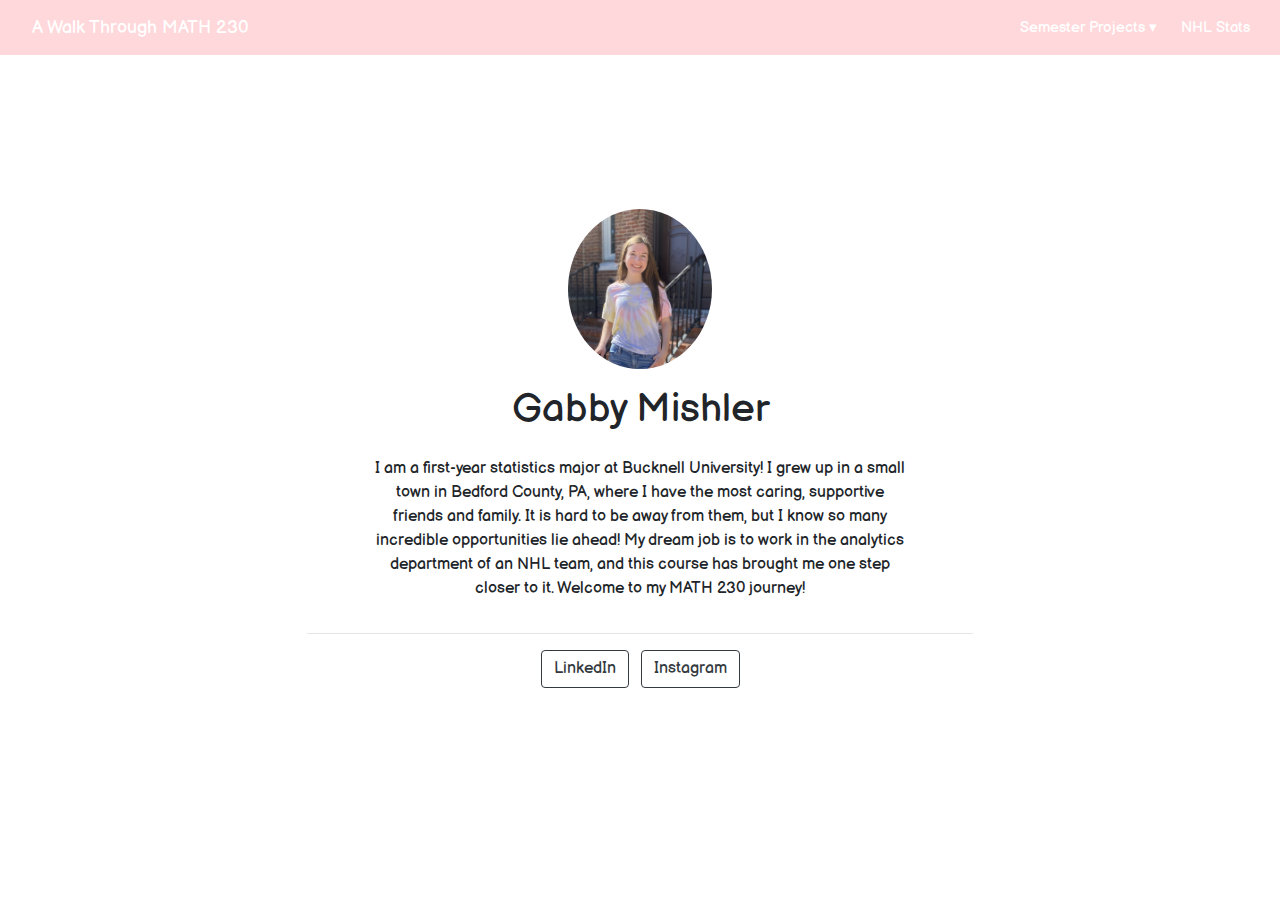
<file: GabbyMishler_Website/docs/index.html>
<!doctype html>
<html lang="en">
  <head>
    <!-- Required meta tags -->
    <meta charset="utf-8">
    <meta name="viewport" content="width=device-width, initial-scale=1, shrink-to-fit=no">

    <!-- Bootstrap CSS -->
    <link rel="stylesheet" href="https://stackpath.bootstrapcdn.com/bootstrap/4.5.0/css/bootstrap.min.css">

    <title>Gabby Mishler</title>

    
          <!--radix_placeholder_navigation_in_header-->
          <meta name="distill:offset" content=""/>

          <script type="application/javascript">

            window.headroom_prevent_pin = false;

            window.document.addEventListener("DOMContentLoaded", function (event) {

              // initialize headroom for banner
              var header = $('header').get(0);
              var headerHeight = header.offsetHeight;
              var headroom = new Headroom(header, {
                tolerance: 5,
                onPin : function() {
                  if (window.headroom_prevent_pin) {
                    window.headroom_prevent_pin = false;
                    headroom.unpin();
                  }
                }
              });
              headroom.init();
              if(window.location.hash)
                headroom.unpin();
              $(header).addClass('headroom--transition');

              // offset scroll location for banner on hash change
              // (see: https://github.com/WickyNilliams/headroom.js/issues/38)
              window.addEventListener("hashchange", function(event) {
                window.scrollTo(0, window.pageYOffset - (headerHeight + 25));
              });

              // responsive menu
              $('.distill-site-header').each(function(i, val) {
                var topnav = $(this);
                var toggle = topnav.find('.nav-toggle');
                toggle.on('click', function() {
                  topnav.toggleClass('responsive');
                });
              });

              // nav dropdowns
              $('.nav-dropbtn').click(function(e) {
                $(this).next('.nav-dropdown-content').toggleClass('nav-dropdown-active');
                $(this).parent().siblings('.nav-dropdown')
                   .children('.nav-dropdown-content').removeClass('nav-dropdown-active');
              });
              $("body").click(function(e){
                $('.nav-dropdown-content').removeClass('nav-dropdown-active');
              });
              $(".nav-dropdown").click(function(e){
                e.stopPropagation();
              });
            });
          </script>

          <style type="text/css">

          /* Theme (user-documented overrideables for nav appearance) */

          .distill-site-nav {
            color: rgba(255, 255, 255, 0.8);
            background-color: #0F2E3D;
            font-size: 15px;
            font-weight: 300;
          }

          .distill-site-nav a {
            color: inherit;
            text-decoration: none;
          }

          .distill-site-nav a:hover {
            color: white;
          }

          @media print {
            .distill-site-nav {
              display: none;
            }
          }

          .distill-site-header {

          }

          .distill-site-footer {

          }


          /* Site Header */

          .distill-site-header {
            width: 100%;
            box-sizing: border-box;
            z-index: 3;
          }

          .distill-site-header .nav-left {
            display: inline-block;
            margin-left: 8px;
          }

          @media screen and (max-width: 768px) {
            .distill-site-header .nav-left {
              margin-left: 0;
            }
          }


          .distill-site-header .nav-right {
            float: right;
            margin-right: 8px;
          }

          .distill-site-header a,
          .distill-site-header .title {
            display: inline-block;
            text-align: center;
            padding: 14px 10px 14px 10px;
          }

          .distill-site-header .title {
            font-size: 18px;
            min-width: 150px;
          }

          .distill-site-header .logo {
            padding: 0;
          }

          .distill-site-header .logo img {
            display: none;
            max-height: 20px;
            width: auto;
            margin-bottom: -4px;
          }

          .distill-site-header .nav-image img {
            max-height: 18px;
            width: auto;
            display: inline-block;
            margin-bottom: -3px;
          }



          @media screen and (min-width: 1000px) {
            .distill-site-header .logo img {
              display: inline-block;
            }
            .distill-site-header .nav-left {
              margin-left: 20px;
            }
            .distill-site-header .nav-right {
              margin-right: 20px;
            }
            .distill-site-header .title {
              padding-left: 12px;
            }
          }


          .distill-site-header .nav-toggle {
            display: none;
          }

          .nav-dropdown {
            display: inline-block;
            position: relative;
          }

          .nav-dropdown .nav-dropbtn {
            border: none;
            outline: none;
            color: rgba(255, 255, 255, 0.8);
            padding: 16px 10px;
            background-color: transparent;
            font-family: inherit;
            font-size: inherit;
            font-weight: inherit;
            margin: 0;
            margin-top: 1px;
            z-index: 2;
          }

          .nav-dropdown-content {
            display: none;
            position: absolute;
            background-color: white;
            min-width: 200px;
            border: 1px solid rgba(0,0,0,0.15);
            border-radius: 4px;
            box-shadow: 0px 8px 16px 0px rgba(0,0,0,0.1);
            z-index: 1;
            margin-top: 2px;
            white-space: nowrap;
            padding-top: 4px;
            padding-bottom: 4px;
          }

          .nav-dropdown-content hr {
            margin-top: 4px;
            margin-bottom: 4px;
            border: none;
            border-bottom: 1px solid rgba(0, 0, 0, 0.1);
          }

          .nav-dropdown-active {
            display: block;
          }

          .nav-dropdown-content a, .nav-dropdown-content .nav-dropdown-header {
            color: black;
            padding: 6px 24px;
            text-decoration: none;
            display: block;
            text-align: left;
          }

          .nav-dropdown-content .nav-dropdown-header {
            display: block;
            padding: 5px 24px;
            padding-bottom: 0;
            text-transform: uppercase;
            font-size: 14px;
            color: #999999;
            white-space: nowrap;
          }

          .nav-dropdown:hover .nav-dropbtn {
            color: white;
          }

          .nav-dropdown-content a:hover {
            background-color: #ddd;
            color: black;
          }

          .nav-right .nav-dropdown-content {
            margin-left: -45%;
            right: 0;
          }

          @media screen and (max-width: 768px) {
            .distill-site-header a, .distill-site-header .nav-dropdown  {display: none;}
            .distill-site-header a.nav-toggle {
              float: right;
              display: block;
            }
            .distill-site-header .title {
              margin-left: 0;
            }
            .distill-site-header .nav-right {
              margin-right: 0;
            }
            .distill-site-header {
              overflow: hidden;
            }
            .nav-right .nav-dropdown-content {
              margin-left: 0;
            }
          }


          @media screen and (max-width: 768px) {
            .distill-site-header.responsive {position: relative; min-height: 500px; }
            .distill-site-header.responsive a.nav-toggle {
              position: absolute;
              right: 0;
              top: 0;
            }
            .distill-site-header.responsive a,
            .distill-site-header.responsive .nav-dropdown {
              display: block;
              text-align: left;
            }
            .distill-site-header.responsive .nav-left,
            .distill-site-header.responsive .nav-right {
              width: 100%;
            }
            .distill-site-header.responsive .nav-dropdown {float: none;}
            .distill-site-header.responsive .nav-dropdown-content {position: relative;}
            .distill-site-header.responsive .nav-dropdown .nav-dropbtn {
              display: block;
              width: 100%;
              text-align: left;
            }
          }

          /* Site Footer */

          .distill-site-footer {
            width: 100%;
            overflow: hidden;
            box-sizing: border-box;
            z-index: 3;
            margin-top: 30px;
            padding-top: 30px;
            padding-bottom: 30px;
            text-align: center;
          }

          /* Headroom */

          d-title {
            padding-top: 6rem;
          }

          @media print {
            d-title {
              padding-top: 4rem;
            }
          }

          .headroom {
            z-index: 1000;
            position: fixed;
            top: 0;
            left: 0;
            right: 0;
          }

          .headroom--transition {
            transition: all .4s ease-in-out;
          }

          .headroom--unpinned {
            top: -100px;
          }

          .headroom--pinned {
            top: 0;
          }

          /* adjust viewport for navbar height */
          /* helps vertically center bootstrap (non-distill) content */
          .min-vh-100 {
            min-height: calc(100vh - 100px) !important;
          }

          </style>

          <script src="site_libs/jquery-3.6.0/jquery-3.6.0.min.js"></script>
          <link href="site_libs/font-awesome-5.1.0/css/all.css" rel="stylesheet"/>
          <link href="site_libs/font-awesome-5.1.0/css/v4-shims.css" rel="stylesheet"/>
          <script src="site_libs/headroom-0.9.4/headroom.min.js"></script>
          <script src="site_libs/autocomplete-0.37.1/autocomplete.min.js"></script>
          <script src="site_libs/fuse-6.4.1/fuse.min.js"></script>

          <script type="application/javascript">

          function getMeta(metaName) {
            var metas = document.getElementsByTagName('meta');
            for (let i = 0; i < metas.length; i++) {
              if (metas[i].getAttribute('name') === metaName) {
                return metas[i].getAttribute('content');
              }
            }
            return '';
          }

          function offsetURL(url) {
            var offset = getMeta('distill:offset');
            return offset ? offset + '/' + url : url;
          }

          function createFuseIndex() {

            // create fuse index
            var options = {
              keys: [
                { name: 'title', weight: 20 },
                { name: 'categories', weight: 15 },
                { name: 'description', weight: 10 },
                { name: 'contents', weight: 5 },
              ],
              ignoreLocation: true,
              threshold: 0
            };
            var fuse = new window.Fuse([], options);

            // fetch the main search.json
            return fetch(offsetURL('search.json'))
              .then(function(response) {
                if (response.status == 200) {
                  return response.json().then(function(json) {
                    // index main articles
                    json.articles.forEach(function(article) {
                      fuse.add(article);
                    });
                    // download collections and index their articles
                    return Promise.all(json.collections.map(function(collection) {
                      return fetch(offsetURL(collection)).then(function(response) {
                        if (response.status === 200) {
                          return response.json().then(function(articles) {
                            articles.forEach(function(article) {
                              fuse.add(article);
                            });
                          })
                        } else {
                          return Promise.reject(
                            new Error('Unexpected status from search index request: ' +
                                      response.status)
                          );
                        }
                      });
                    })).then(function() {
                      return fuse;
                    });
                  });

                } else {
                  return Promise.reject(
                    new Error('Unexpected status from search index request: ' +
                                response.status)
                  );
                }
              });
          }

          window.document.addEventListener("DOMContentLoaded", function (event) {

            // get search element (bail if we don't have one)
            var searchEl = window.document.getElementById('distill-search');
            if (!searchEl)
              return;

            createFuseIndex()
              .then(function(fuse) {

                // make search box visible
                searchEl.classList.remove('hidden');

                // initialize autocomplete
                var options = {
                  autoselect: true,
                  hint: false,
                  minLength: 2,
                };
                window.autocomplete(searchEl, options, [{
                  source: function(query, callback) {
                    const searchOptions = {
                      isCaseSensitive: false,
                      shouldSort: true,
                      minMatchCharLength: 2,
                      limit: 10,
                    };
                    var results = fuse.search(query, searchOptions);
                    callback(results
                      .map(function(result) { return result.item; })
                    );
                  },
                  templates: {
                    suggestion: function(suggestion) {
                      var img = suggestion.preview && Object.keys(suggestion.preview).length > 0
                        ? `<img src="${offsetURL(suggestion.preview)}"</img>`
                        : '';
                      var html = `
                        <div class="search-item">
                          <h3>${suggestion.title}</h3>
                          <div class="search-item-description">
                            ${suggestion.description || ''}
                          </div>
                          <div class="search-item-preview">
                            ${img}
                          </div>
                        </div>
                      `;
                      return html;
                    }
                  }
                }]).on('autocomplete:selected', function(event, suggestion) {
                  window.location.href = offsetURL(suggestion.path);
                });
                // remove inline display style on autocompleter (we want to
                // manage responsive display via css)
                $('.algolia-autocomplete').css("display", "");
              })
              .catch(function(error) {
                console.log(error);
              });

          });

          </script>

          <style type="text/css">

          .nav-search {
            font-size: x-small;
          }

          /* Algolioa Autocomplete */

          .algolia-autocomplete {
            display: inline-block;
            margin-left: 10px;
            vertical-align: sub;
            background-color: white;
            color: black;
            padding: 6px;
            padding-top: 8px;
            padding-bottom: 0;
            border-radius: 6px;
            border: 1px #0F2E3D solid;
            width: 180px;
          }


          @media screen and (max-width: 768px) {
            .distill-site-nav .algolia-autocomplete {
              display: none;
              visibility: hidden;
            }
            .distill-site-nav.responsive .algolia-autocomplete {
              display: inline-block;
              visibility: visible;
            }
            .distill-site-nav.responsive .algolia-autocomplete .aa-dropdown-menu {
              margin-left: 0;
              width: 400px;
              max-height: 400px;
            }
          }

          .algolia-autocomplete .aa-input, .algolia-autocomplete .aa-hint {
            width: 90%;
            outline: none;
            border: none;
          }

          .algolia-autocomplete .aa-hint {
            color: #999;
          }
          .algolia-autocomplete .aa-dropdown-menu {
            width: 550px;
            max-height: 70vh;
            overflow-x: visible;
            overflow-y: scroll;
            padding: 5px;
            margin-top: 3px;
            margin-left: -150px;
            background-color: #fff;
            border-radius: 5px;
            border: 1px solid #999;
            border-top: none;
          }

          .algolia-autocomplete .aa-dropdown-menu .aa-suggestion {
            cursor: pointer;
            padding: 5px 4px;
            border-bottom: 1px solid #eee;
          }

          .algolia-autocomplete .aa-dropdown-menu .aa-suggestion:last-of-type {
            border-bottom: none;
            margin-bottom: 2px;
          }

          .algolia-autocomplete .aa-dropdown-menu .aa-suggestion .search-item {
            overflow: hidden;
            font-size: 0.8em;
            line-height: 1.4em;
          }

          .algolia-autocomplete .aa-dropdown-menu .aa-suggestion .search-item h3 {
            font-size: 1rem;
            margin-block-start: 0;
            margin-block-end: 5px;
          }

          .algolia-autocomplete .aa-dropdown-menu .aa-suggestion .search-item-description {
            display: inline-block;
            overflow: hidden;
            height: 2.8em;
            width: 80%;
            margin-right: 4%;
          }

          .algolia-autocomplete .aa-dropdown-menu .aa-suggestion .search-item-preview {
            display: inline-block;
            width: 15%;
          }

          .algolia-autocomplete .aa-dropdown-menu .aa-suggestion .search-item-preview img {
            height: 3em;
            width: auto;
            display: none;
          }

          .algolia-autocomplete .aa-dropdown-menu .aa-suggestion .search-item-preview img[src] {
            display: initial;
          }

          .algolia-autocomplete .aa-dropdown-menu .aa-suggestion.aa-cursor {
            background-color: #eee;
          }
          .algolia-autocomplete .aa-dropdown-menu .aa-suggestion em {
            font-weight: bold;
            font-style: normal;
          }

          </style>


          <!--/radix_placeholder_navigation_in_header-->
          <!--radix_placeholder_site_in_header-->
          <!--/radix_placeholder_site_in_header-->
          
          <style type="text/css">
          body {
            padding-top: 60px;
          }
          </style>
          <style type="text/css">
          /* base variables */

          /* Edit the CSS properties in this file to create a custom
             Distill theme. Only edit values in the right column
             for each row; values shown are the CSS defaults.
             To return any property to the default,
             you may set its value to: unset
             All rows must end with a semi-colon.                      */

          /* Optional: embed custom fonts here with `@import`          */
          /* This must remain at the top of this file.                 */



          html {
            /*-- Main font sizes --*/
            --title-size:      50px;
            --body-size:       1.06rem;
            --code-size:       14px;
            --aside-size:      12px;
            --fig-cap-size:    13px;
            /*-- Main font colors --*/
            --title-color:     #000000;
            --header-color:    rgba(0, 0, 0, 0.8);
            --body-color:      rgba(0, 0, 0, 0.8);
            --aside-color:     rgba(0, 0, 0, 0.6);
            --fig-cap-color:   rgba(0, 0, 0, 0.6);
            /*-- Specify custom fonts ~~~ must be imported above   --*/
            --heading-font:    sans-serif;
            --mono-font:       monospace;
            --body-font:       sans-serif;
            --navbar-font:     sans-serif;  /* websites + blogs only */
          }

          /*-- ARTICLE METADATA --*/
          d-byline {
            --heading-size:    0.6rem;
            --heading-color:   rgba(0, 0, 0, 0.5);
            --body-size:       0.8rem;
            --body-color:      rgba(0, 0, 0, 0.8);
          }

          /*-- ARTICLE TABLE OF CONTENTS --*/
          .d-contents {
            --heading-size:    18px;
            --contents-size:   13px;
          }

          /*-- ARTICLE APPENDIX --*/
          d-appendix {
            --heading-size:    15px;
            --heading-color:   rgba(0, 0, 0, 0.65);
            --text-size:       0.8em;
            --text-color:      rgba(0, 0, 0, 0.5);
          }

          /*-- WEBSITE HEADER + FOOTER --*/
          /* These properties only apply to Distill sites and blogs  */

          .distill-site-header {
            --title-size:       18px;
            --text-color:       rgba(255, 255, 255, 0.8);
            --text-size:        15px;
            --hover-color:      white;
            --bkgd-color:       #0F2E3D;
          }

          .distill-site-footer {
            --text-color:       rgba(255, 255, 255, 0.8);
            --text-size:        15px;
            --hover-color:      white;
            --bkgd-color:       #0F2E3D;
          }

          /*-- Additional custom styles --*/
          /* Add any additional CSS rules below                      */
          </style>
          <style type="text/css">
          /* base variables */

          /* Edit the CSS properties in this file to create a custom
             Distill theme. Only edit values in the right column
             for each row; values shown are the CSS defaults.
             To return any property to the default,
             you may set its value to: unset
             All rows must end with a semi-colon.                      */

          /* Optional: embed custom fonts here with `@import`          */
          /* This must remain at the top of this file.                 */

          @import url('https://fonts.googleapis.com/css2?family=Balsamiq+Sans&family=Poppins:wght@200&display=swap');

          html {
            /*-- Main font sizes --*/
            --title-size:      50px;
            --body-size:       1.06rem;
            --code-size:       14px;
            --aside-size:      12px;
            --fig-cap-size:    13px;
            /*-- Main font colors --*/
            --title-color:     #000000;
            --header-color:    rgba(0, 0, 0, 0.8);
            --body-color:      rgba(0, 0, 0, 0.8);
            --aside-color:     rgba(0, 0, 0, 0.6);
            --fig-cap-color:   rgba(0, 0, 0, 0.6);
            /*-- Specify custom fonts ~~~ must be imported above   --*/
            --heading-font:    "Balsamiq Sans", cursive;
            --mono-font:       "Balsamiq Sans", cursive;
            --body-font:       "Balsamiq Sans", cursive;
            --navbar-font:     "Balsamiq Sans", cursive;
          }

          /*-- ARTICLE METADATA --*/
          d-byline {
            --heading-size:    0.6rem;
            --heading-color:   rgba(0, 0, 0, 0.5);
            --body-size:       0.8rem;
            --body-color:      rgba(0, 0, 0, 0.8);
          }

          /*-- ARTICLE TABLE OF CONTENTS --*/
          .d-contents {
            --heading-size:    18px;
            --contents-size:   13px;
          }

          /*-- ARTICLE APPENDIX --*/
          d-appendix {
            --heading-size:    15px;
            --heading-color:   rgba(0, 0, 0, 0.65);
            --text-size:       0.8em;
            --text-color:      rgba(0, 0, 0, 0.5);
          }

          /*-- WEBSITE HEADER + FOOTER --*/
          /* These properties only apply to Distill sites and blogs  */

          .distill-site-header {
            --title-size:       18px;    
            --text-color:       white; 
            --text-size:        15px;
            --hover-color:      midnightblue; 
            --bkgd-color:       #ffd8db; 
          }

          .distill-site-footer {
            --text-color:       rgba(255, 255, 255, 0.8);
            --text-size:        15px;
            --hover-color:      ivory;
            --bkgd-color:       #0F2E3D;
          }

          /*-- Additional custom styles --*/
          /* Add any additional CSS rules below                      */
          </style>
          <style type="text/css">
          /* base style */

          /* FONT FAMILIES */

          :root {
            --heading-default: -apple-system, BlinkMacSystemFont, "Segoe UI", Roboto, Oxygen, Ubuntu, Cantarell, "Fira Sans", "Droid Sans", "Helvetica Neue", Arial, sans-serif;
            --mono-default: Consolas, Monaco, 'Andale Mono', 'Ubuntu Mono', monospace;
            --body-default: -apple-system, BlinkMacSystemFont, "Segoe UI", Roboto, Oxygen, Ubuntu, Cantarell, "Fira Sans", "Droid Sans", "Helvetica Neue", Arial, sans-serif;
          }

          body,
          .posts-list .post-preview p,
          .posts-list .description p {
            font-family: var(--body-font), var(--body-default);
          }

          h1, h2, h3, h4, h5, h6,
          .posts-list .post-preview h2,
          .posts-list .description h2 {
            font-family: var(--heading-font), var(--heading-default);
          }

          d-article div.sourceCode code,
          d-article pre code {
            font-family: var(--mono-font), var(--mono-default);
          }


          /*-- TITLE --*/
          d-title h1,
          .posts-list > h1 {
            color: var(--title-color, black);
          }

          d-title h1 {
            font-size: var(--title-size, 50px);
          }

          /*-- HEADERS --*/
          d-article h1,
          d-article h2,
          d-article h3,
          d-article h4,
          d-article h5,
          d-article h6 {
            color: var(--header-color, rgba(0, 0, 0, 0.8));
          }

          /*-- BODY --*/
          d-article > p,  /* only text inside of <p> tags */
          d-article > ul, /* lists */
          d-article > ol {
            color: var(--body-color, rgba(0, 0, 0, 0.8));
            font-size: var(--body-size, 1.06rem);
          }


          /*-- CODE --*/
          d-article div.sourceCode code,
          d-article pre code {
            font-size: var(--code-size, 14px);
          }

          /*-- ASIDE --*/
          d-article aside {
            font-size: var(--aside-size, 12px);
            color: var(--aside-color, rgba(0, 0, 0, 0.6));
          }

          /*-- FIGURE CAPTIONS --*/
          figure .caption,
          figure figcaption,
          .figure .caption {
            font-size: var(--fig-cap-size, 13px);
            color: var(--fig-cap-color, rgba(0, 0, 0, 0.6));
          }

          /*-- METADATA --*/
          d-byline h3 {
            font-size: var(--heading-size, 0.6rem);
            color: var(--heading-color, rgba(0, 0, 0, 0.5));
          }

          d-byline {
            font-size: var(--body-size, 0.8rem);
            color: var(--body-color, rgba(0, 0, 0, 0.8));
          }

          d-byline a,
          d-article d-byline a {
            color: var(--body-color, rgba(0, 0, 0, 0.8));
          }

          /*-- TABLE OF CONTENTS --*/
          .d-contents nav h3 {
            font-size: var(--heading-size, 18px);
          }

          .d-contents nav a {
            font-size: var(--contents-size, 13px);
          }

          /*-- APPENDIX --*/
          d-appendix h3 {
            font-size: var(--heading-size, 15px);
            color: var(--heading-color, rgba(0, 0, 0, 0.65));
          }

          d-appendix {
            font-size: var(--text-size, 0.8em);
            color: var(--text-color, rgba(0, 0, 0, 0.5));
          }

          d-appendix d-footnote-list a.footnote-backlink {
            color: var(--text-color, rgba(0, 0, 0, 0.5));
          }

          /*-- WEBSITE HEADER + FOOTER --*/
          .distill-site-header .title {
            font-size: var(--title-size, 18px);
            font-family: var(--navbar-font), var(--heading-default);
          }

          .distill-site-header a,
          .nav-dropdown .nav-dropbtn {
            font-family: var(--navbar-font), var(--heading-default);
          }

          .nav-dropdown .nav-dropbtn {
            color: var(--text-color, rgba(255, 255, 255, 0.8));
            font-size: var(--text-size, 15px);
          }

          .distill-site-header a:hover,
          .nav-dropdown:hover .nav-dropbtn {
            color: var(--hover-color, white);
          }

          .distill-site-header {
            font-size: var(--text-size, 15px);
            color: var(--text-color, rgba(255, 255, 255, 0.8));
            background-color: var(--bkgd-color, #0F2E3D);
          }

          .distill-site-footer {
            font-size: var(--text-size, 15px);
            color: var(--text-color, rgba(255, 255, 255, 0.8));
            background-color: var(--bkgd-color, #0F2E3D);
          }

          .distill-site-footer a:hover {
            color: var(--hover-color, white);
          }</style>
          <script src="C:\Users\gabby\OneDrive\Documents\R\win-library\4.1\rmarkdown\rmd\h\pandoc\header-attrs.js"></script>
    
    
  </head>
  <body>

          <!--radix_placeholder_navigation_before_body-->
          <header class="header header--fixed" role="banner">
          <nav class="distill-site-nav distill-site-header">
          <div class="nav-left">
          <a href="index.html" class="title">A Walk Through MATH 230</a>
          </div>
          <div class="nav-right">
          <div class="nav-dropdown">
          <button class="nav-dropbtn">
          Semester Projects
           
          <span class="down-arrow">&#x25BE;</span>
          </button>
          <div class="nav-dropdown-content">
          <a href="Generative-Art.html">Generative Art</a>
          <a href="GG-Side.html">GG Side Extension</a>
          <a href="Personal-Favorites.html">Personal Favorites</a>
          <a href="Shiny-Application.html">Shiny Application</a>
          </div>
          </div>
          <a href="NHL-Stats.html">NHL Stats</a>
          <a href="javascript:void(0);" class="nav-toggle">&#9776;</a>
          </div>
          </nav>
          </header>
          <!--/radix_placeholder_navigation_before_body-->
          <!--radix_placeholder_site_before_body-->
          <!--/radix_placeholder_site_before_body-->
    
    <div class="container min-vh-100">
      <div class="row min-vh-100 justify-content-center align-items-center">
        <div class="col-12 text-center">
          <img src="gabby.png" style="height:10rem" class="rounded-circle">
          <div class="mt-3">
            <h1>Gabby Mishler</h1>
          </div>
          <div class="row justify-content-center align-items-center">
            <div class="col-6 mt-3 text-center d-none d-sm-block">
              <p>I am a first-year statistics major at Bucknell
              University! I grew up in a small town in Bedford County,
              PA, where I have the most caring, supportive friends and
              family. It is hard to be away from them, but I know so
              many incredible opportunities lie ahead! My dream job is
              to work in the analytics department of an NHL team, and
              this course has brought me one step closer to it. Welcome
              to my MATH 230 journey!</p>
            </div>
            <div class="col-11 mt-3 text-center d-block d-sm-none">
              <p>I am a first-year statistics major at Bucknell
              University! I grew up in a small town in Bedford County,
              PA, where I have the most caring, supportive friends and
              family. It is hard to be away from them, but I know so
              many incredible opportunities lie ahead! My dream job is
              to work in the analytics department of an NHL team, and
              this course has brought me one step closer to it. Welcome
              to my MATH 230 journey!</p>
            </div>
          </div>

          <hr style="width:60%;"/>

          <div class="row justify-content-center align-items-center">
            <div class="col-8 text-center d-none d-sm-block">
              <ul class="list-inline">
                                <li class="list-inline-item">
                  <a href=https://www.linkedin.com/in/gabby-mishler-523a39232>
                    <button type="button" class="btn btn-outline-dark mb-2">
                      LinkedIn
                    </button>
                  </a>
                </li>
                                <li class="list-inline-item">
                  <a href=https://www.instagram.com/gabbymishler58/>
                    <button type="button" class="btn btn-outline-dark mb-2">
                      Instagram
                    </button>
                  </a>
                </li>
                              </ul>
            </div>
          </div>

          <div class="row justify-content-center align-items-center">
            <div class="col-8 m-1 text-center d-block d-sm-none">
              <div class="list-group">
                                <a href=https://www.linkedin.com/in/gabby-mishler-523a39232>
                  <button type="button" class="list-group-item list-group-item-action my-1 rounded">
                    LinkedIn
                  </button>
                </a>
                                <a href=https://www.instagram.com/gabbymishler58/>
                  <button type="button" class="list-group-item list-group-item-action my-1 rounded">
                    Instagram
                  </button>
                </a>
                              </div>
            </div>
          </div>
        </div>
      </div>
    </div>

    <!-- Optional JavaScript -->
    <!-- jQuery first, then Popper.js, then Bootstrap JS -->
    <script src="https://code.jquery.com/jquery-3.5.1.slim.min.js" integrity="sha384-DfXdz2htPH0lsSSs5nCTpuj/zy4C+OGpamoFVy38MVBnE+IbbVYUew+OrCXaRkfj" crossorigin="anonymous"></script>
    <script src="https://cdn.jsdelivr.net/npm/popper.js@1.16.0/dist/umd/popper.min.js" integrity="sha384-Q6E9RHvbIyZFJoft+2mJbHaEWldlvI9IOYy5n3zV9zzTtmI3UksdQRVvoxMfooAo" crossorigin="anonymous"></script>
    <script src="https://stackpath.bootstrapcdn.com/bootstrap/4.5.0/js/bootstrap.min.js" integrity="sha384-OgVRvuATP1z7JjHLkuOU7Xw704+h835Lr+6QL9UvYjZE3Ipu6Tp75j7Bh/kR0JKI" crossorigin="anonymous"></script>

          <!--radix_placeholder_site_after_body-->
          <!--/radix_placeholder_site_after_body-->
          <!--radix_placeholder_navigation_after_body-->
          <!--/radix_placeholder_navigation_after_body-->
    
  </body>
</html>
</file>
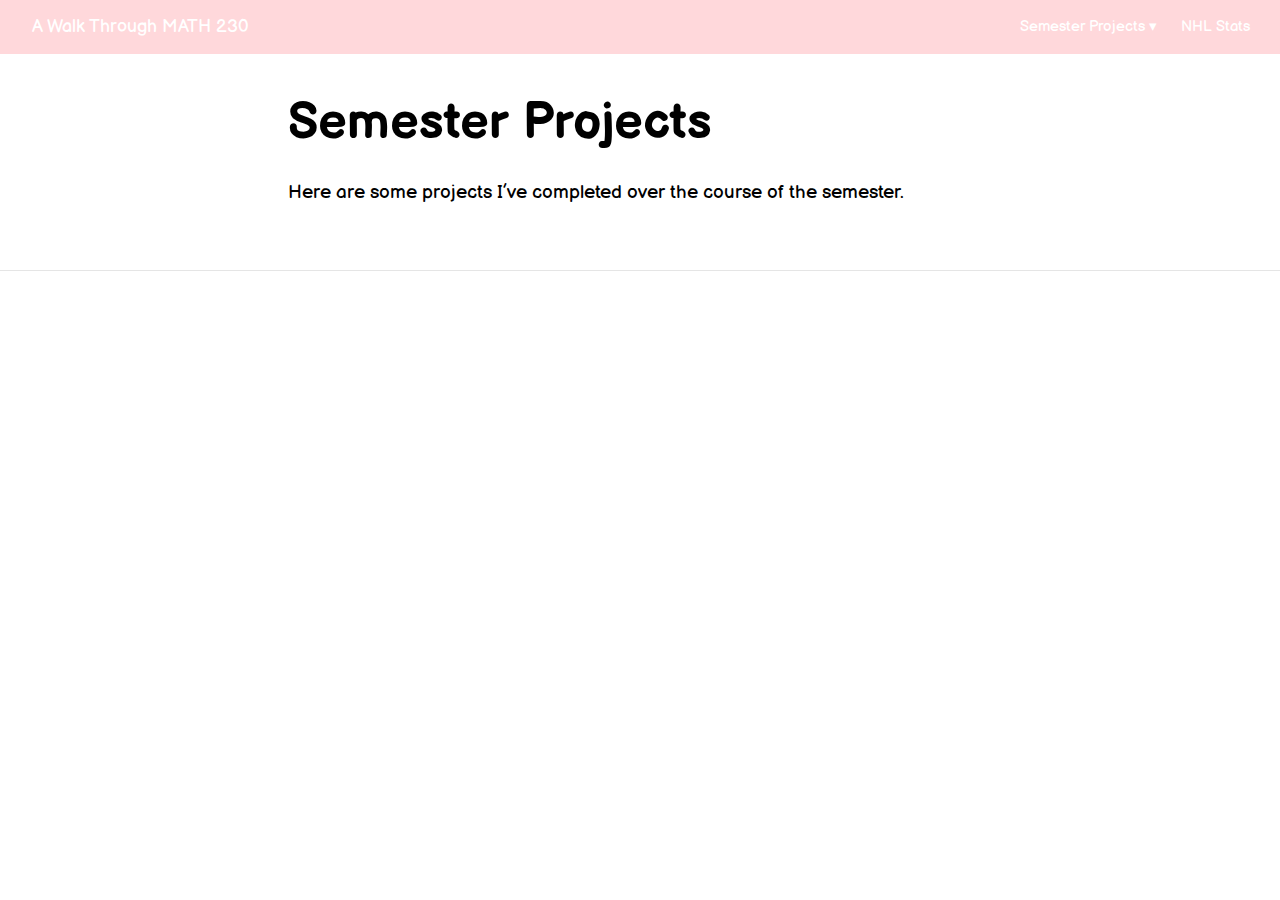
<file: GabbyMishler_Website/docs/about.html>
<!DOCTYPE html>

<html xmlns="http://www.w3.org/1999/xhtml" lang="" xml:lang="">

<head>
  <meta charset="utf-8"/>
  <meta name="viewport" content="width=device-width, initial-scale=1"/>
  <meta http-equiv="X-UA-Compatible" content="IE=Edge,chrome=1"/>
  <meta name="generator" content="distill" />

  <style type="text/css">
  /* Hide doc at startup (prevent jankiness while JS renders/transforms) */
  body {
    visibility: hidden;
  }
  </style>

 <!--radix_placeholder_import_source-->
 <!--/radix_placeholder_import_source-->

<style type="text/css">code{white-space: pre;}</style>
<style type="text/css" data-origin="pandoc">
pre > code.sourceCode { white-space: pre; position: relative; }
pre > code.sourceCode > span { display: inline-block; line-height: 1.25; }
pre > code.sourceCode > span:empty { height: 1.2em; }
.sourceCode { overflow: visible; }
code.sourceCode > span { color: inherit; text-decoration: inherit; }
div.sourceCode { margin: 1em 0; }
pre.sourceCode { margin: 0; }
@media screen {
div.sourceCode { overflow: auto; }
}
@media print {
pre > code.sourceCode { white-space: pre-wrap; }
pre > code.sourceCode > span { text-indent: -5em; padding-left: 5em; }
}
pre.numberSource code
  { counter-reset: source-line 0; }
pre.numberSource code > span
  { position: relative; left: -4em; counter-increment: source-line; }
pre.numberSource code > span > a:first-child::before
  { content: counter(source-line);
    position: relative; left: -1em; text-align: right; vertical-align: baseline;
    border: none; display: inline-block;
    -webkit-touch-callout: none; -webkit-user-select: none;
    -khtml-user-select: none; -moz-user-select: none;
    -ms-user-select: none; user-select: none;
    padding: 0 4px; width: 4em;
    color: #aaaaaa;
  }
pre.numberSource { margin-left: 3em; border-left: 1px solid #aaaaaa;  padding-left: 4px; }
div.sourceCode
  {   }
@media screen {
pre > code.sourceCode > span > a:first-child::before { text-decoration: underline; }
}
code span.al { color: #ad0000; } /* Alert */
code span.an { color: #5e5e5e; } /* Annotation */
code span.at { } /* Attribute */
code span.bn { color: #ad0000; } /* BaseN */
code span.bu { } /* BuiltIn */
code span.cf { color: #007ba5; } /* ControlFlow */
code span.ch { color: #20794d; } /* Char */
code span.cn { color: #8f5902; } /* Constant */
code span.co { color: #5e5e5e; } /* Comment */
code span.cv { color: #5e5e5e; font-style: italic; } /* CommentVar */
code span.do { color: #5e5e5e; font-style: italic; } /* Documentation */
code span.dt { color: #ad0000; } /* DataType */
code span.dv { color: #ad0000; } /* DecVal */
code span.er { color: #ad0000; } /* Error */
code span.ex { } /* Extension */
code span.fl { color: #ad0000; } /* Float */
code span.fu { color: #4758ab; } /* Function */
code span.im { } /* Import */
code span.in { color: #5e5e5e; } /* Information */
code span.kw { color: #007ba5; } /* Keyword */
code span.op { color: #5e5e5e; } /* Operator */
code span.ot { color: #007ba5; } /* Other */
code span.pp { color: #ad0000; } /* Preprocessor */
code span.sc { color: #5e5e5e; } /* SpecialChar */
code span.ss { color: #20794d; } /* SpecialString */
code span.st { color: #20794d; } /* String */
code span.va { color: #111111; } /* Variable */
code span.vs { color: #20794d; } /* VerbatimString */
code span.wa { color: #5e5e5e; font-style: italic; } /* Warning */
</style>


  <!--radix_placeholder_meta_tags-->
  <title>A Walk Through MATH 230: Semester Projects</title>

  <meta property="description" itemprop="description" content="Here are some projects I&#39;ve completed over the course of the semester."/>



  <!--  https://developers.facebook.com/docs/sharing/webmasters#markup -->
  <meta property="og:title" content="A Walk Through MATH 230: Semester Projects"/>
  <meta property="og:type" content="article"/>
  <meta property="og:description" content="Here are some projects I&#39;ve completed over the course of the semester."/>
  <meta property="og:locale" content="en_US"/>
  <meta property="og:site_name" content="A Walk Through MATH 230"/>

  <!--  https://dev.twitter.com/cards/types/summary -->
  <meta property="twitter:card" content="summary"/>
  <meta property="twitter:title" content="A Walk Through MATH 230: Semester Projects"/>
  <meta property="twitter:description" content="Here are some projects I&#39;ve completed over the course of the semester."/>

  <!--/radix_placeholder_meta_tags-->
  <!--radix_placeholder_rmarkdown_metadata-->

  <script type="text/json" id="radix-rmarkdown-metadata">
  {"type":"list","attributes":{"names":{"type":"character","attributes":{},"value":["title","description"]}},"value":[{"type":"character","attributes":{},"value":["Semester Projects"]},{"type":"character","attributes":{},"value":["Here are some projects I've completed over the course of the semester."]}]}
  </script>
  <!--/radix_placeholder_rmarkdown_metadata-->
  <!--radix_placeholder_navigation_in_header-->
  <meta name="distill:offset" content=""/>

  <script type="application/javascript">

    window.headroom_prevent_pin = false;

    window.document.addEventListener("DOMContentLoaded", function (event) {

      // initialize headroom for banner
      var header = $('header').get(0);
      var headerHeight = header.offsetHeight;
      var headroom = new Headroom(header, {
        tolerance: 5,
        onPin : function() {
          if (window.headroom_prevent_pin) {
            window.headroom_prevent_pin = false;
            headroom.unpin();
          }
        }
      });
      headroom.init();
      if(window.location.hash)
        headroom.unpin();
      $(header).addClass('headroom--transition');

      // offset scroll location for banner on hash change
      // (see: https://github.com/WickyNilliams/headroom.js/issues/38)
      window.addEventListener("hashchange", function(event) {
        window.scrollTo(0, window.pageYOffset - (headerHeight + 25));
      });

      // responsive menu
      $('.distill-site-header').each(function(i, val) {
        var topnav = $(this);
        var toggle = topnav.find('.nav-toggle');
        toggle.on('click', function() {
          topnav.toggleClass('responsive');
        });
      });

      // nav dropdowns
      $('.nav-dropbtn').click(function(e) {
        $(this).next('.nav-dropdown-content').toggleClass('nav-dropdown-active');
        $(this).parent().siblings('.nav-dropdown')
           .children('.nav-dropdown-content').removeClass('nav-dropdown-active');
      });
      $("body").click(function(e){
        $('.nav-dropdown-content').removeClass('nav-dropdown-active');
      });
      $(".nav-dropdown").click(function(e){
        e.stopPropagation();
      });
    });
  </script>

  <style type="text/css">

  /* Theme (user-documented overrideables for nav appearance) */

  .distill-site-nav {
    color: rgba(255, 255, 255, 0.8);
    background-color: #0F2E3D;
    font-size: 15px;
    font-weight: 300;
  }

  .distill-site-nav a {
    color: inherit;
    text-decoration: none;
  }

  .distill-site-nav a:hover {
    color: white;
  }

  @media print {
    .distill-site-nav {
      display: none;
    }
  }

  .distill-site-header {

  }

  .distill-site-footer {

  }


  /* Site Header */

  .distill-site-header {
    width: 100%;
    box-sizing: border-box;
    z-index: 3;
  }

  .distill-site-header .nav-left {
    display: inline-block;
    margin-left: 8px;
  }

  @media screen and (max-width: 768px) {
    .distill-site-header .nav-left {
      margin-left: 0;
    }
  }


  .distill-site-header .nav-right {
    float: right;
    margin-right: 8px;
  }

  .distill-site-header a,
  .distill-site-header .title {
    display: inline-block;
    text-align: center;
    padding: 14px 10px 14px 10px;
  }

  .distill-site-header .title {
    font-size: 18px;
    min-width: 150px;
  }

  .distill-site-header .logo {
    padding: 0;
  }

  .distill-site-header .logo img {
    display: none;
    max-height: 20px;
    width: auto;
    margin-bottom: -4px;
  }

  .distill-site-header .nav-image img {
    max-height: 18px;
    width: auto;
    display: inline-block;
    margin-bottom: -3px;
  }



  @media screen and (min-width: 1000px) {
    .distill-site-header .logo img {
      display: inline-block;
    }
    .distill-site-header .nav-left {
      margin-left: 20px;
    }
    .distill-site-header .nav-right {
      margin-right: 20px;
    }
    .distill-site-header .title {
      padding-left: 12px;
    }
  }


  .distill-site-header .nav-toggle {
    display: none;
  }

  .nav-dropdown {
    display: inline-block;
    position: relative;
  }

  .nav-dropdown .nav-dropbtn {
    border: none;
    outline: none;
    color: rgba(255, 255, 255, 0.8);
    padding: 16px 10px;
    background-color: transparent;
    font-family: inherit;
    font-size: inherit;
    font-weight: inherit;
    margin: 0;
    margin-top: 1px;
    z-index: 2;
  }

  .nav-dropdown-content {
    display: none;
    position: absolute;
    background-color: white;
    min-width: 200px;
    border: 1px solid rgba(0,0,0,0.15);
    border-radius: 4px;
    box-shadow: 0px 8px 16px 0px rgba(0,0,0,0.1);
    z-index: 1;
    margin-top: 2px;
    white-space: nowrap;
    padding-top: 4px;
    padding-bottom: 4px;
  }

  .nav-dropdown-content hr {
    margin-top: 4px;
    margin-bottom: 4px;
    border: none;
    border-bottom: 1px solid rgba(0, 0, 0, 0.1);
  }

  .nav-dropdown-active {
    display: block;
  }

  .nav-dropdown-content a, .nav-dropdown-content .nav-dropdown-header {
    color: black;
    padding: 6px 24px;
    text-decoration: none;
    display: block;
    text-align: left;
  }

  .nav-dropdown-content .nav-dropdown-header {
    display: block;
    padding: 5px 24px;
    padding-bottom: 0;
    text-transform: uppercase;
    font-size: 14px;
    color: #999999;
    white-space: nowrap;
  }

  .nav-dropdown:hover .nav-dropbtn {
    color: white;
  }

  .nav-dropdown-content a:hover {
    background-color: #ddd;
    color: black;
  }

  .nav-right .nav-dropdown-content {
    margin-left: -45%;
    right: 0;
  }

  @media screen and (max-width: 768px) {
    .distill-site-header a, .distill-site-header .nav-dropdown  {display: none;}
    .distill-site-header a.nav-toggle {
      float: right;
      display: block;
    }
    .distill-site-header .title {
      margin-left: 0;
    }
    .distill-site-header .nav-right {
      margin-right: 0;
    }
    .distill-site-header {
      overflow: hidden;
    }
    .nav-right .nav-dropdown-content {
      margin-left: 0;
    }
  }


  @media screen and (max-width: 768px) {
    .distill-site-header.responsive {position: relative; min-height: 500px; }
    .distill-site-header.responsive a.nav-toggle {
      position: absolute;
      right: 0;
      top: 0;
    }
    .distill-site-header.responsive a,
    .distill-site-header.responsive .nav-dropdown {
      display: block;
      text-align: left;
    }
    .distill-site-header.responsive .nav-left,
    .distill-site-header.responsive .nav-right {
      width: 100%;
    }
    .distill-site-header.responsive .nav-dropdown {float: none;}
    .distill-site-header.responsive .nav-dropdown-content {position: relative;}
    .distill-site-header.responsive .nav-dropdown .nav-dropbtn {
      display: block;
      width: 100%;
      text-align: left;
    }
  }

  /* Site Footer */

  .distill-site-footer {
    width: 100%;
    overflow: hidden;
    box-sizing: border-box;
    z-index: 3;
    margin-top: 30px;
    padding-top: 30px;
    padding-bottom: 30px;
    text-align: center;
  }

  /* Headroom */

  d-title {
    padding-top: 6rem;
  }

  @media print {
    d-title {
      padding-top: 4rem;
    }
  }

  .headroom {
    z-index: 1000;
    position: fixed;
    top: 0;
    left: 0;
    right: 0;
  }

  .headroom--transition {
    transition: all .4s ease-in-out;
  }

  .headroom--unpinned {
    top: -100px;
  }

  .headroom--pinned {
    top: 0;
  }

  /* adjust viewport for navbar height */
  /* helps vertically center bootstrap (non-distill) content */
  .min-vh-100 {
    min-height: calc(100vh - 100px) !important;
  }

  </style>

  <script src="site_libs/jquery-3.6.0/jquery-3.6.0.min.js"></script>
  <link href="site_libs/font-awesome-5.1.0/css/all.css" rel="stylesheet"/>
  <link href="site_libs/font-awesome-5.1.0/css/v4-shims.css" rel="stylesheet"/>
  <script src="site_libs/headroom-0.9.4/headroom.min.js"></script>
  <script src="site_libs/autocomplete-0.37.1/autocomplete.min.js"></script>
  <script src="site_libs/fuse-6.4.1/fuse.min.js"></script>

  <script type="application/javascript">

  function getMeta(metaName) {
    var metas = document.getElementsByTagName('meta');
    for (let i = 0; i < metas.length; i++) {
      if (metas[i].getAttribute('name') === metaName) {
        return metas[i].getAttribute('content');
      }
    }
    return '';
  }

  function offsetURL(url) {
    var offset = getMeta('distill:offset');
    return offset ? offset + '/' + url : url;
  }

  function createFuseIndex() {

    // create fuse index
    var options = {
      keys: [
        { name: 'title', weight: 20 },
        { name: 'categories', weight: 15 },
        { name: 'description', weight: 10 },
        { name: 'contents', weight: 5 },
      ],
      ignoreLocation: true,
      threshold: 0
    };
    var fuse = new window.Fuse([], options);

    // fetch the main search.json
    return fetch(offsetURL('search.json'))
      .then(function(response) {
        if (response.status == 200) {
          return response.json().then(function(json) {
            // index main articles
            json.articles.forEach(function(article) {
              fuse.add(article);
            });
            // download collections and index their articles
            return Promise.all(json.collections.map(function(collection) {
              return fetch(offsetURL(collection)).then(function(response) {
                if (response.status === 200) {
                  return response.json().then(function(articles) {
                    articles.forEach(function(article) {
                      fuse.add(article);
                    });
                  })
                } else {
                  return Promise.reject(
                    new Error('Unexpected status from search index request: ' +
                              response.status)
                  );
                }
              });
            })).then(function() {
              return fuse;
            });
          });

        } else {
          return Promise.reject(
            new Error('Unexpected status from search index request: ' +
                        response.status)
          );
        }
      });
  }

  window.document.addEventListener("DOMContentLoaded", function (event) {

    // get search element (bail if we don't have one)
    var searchEl = window.document.getElementById('distill-search');
    if (!searchEl)
      return;

    createFuseIndex()
      .then(function(fuse) {

        // make search box visible
        searchEl.classList.remove('hidden');

        // initialize autocomplete
        var options = {
          autoselect: true,
          hint: false,
          minLength: 2,
        };
        window.autocomplete(searchEl, options, [{
          source: function(query, callback) {
            const searchOptions = {
              isCaseSensitive: false,
              shouldSort: true,
              minMatchCharLength: 2,
              limit: 10,
            };
            var results = fuse.search(query, searchOptions);
            callback(results
              .map(function(result) { return result.item; })
            );
          },
          templates: {
            suggestion: function(suggestion) {
              var img = suggestion.preview && Object.keys(suggestion.preview).length > 0
                ? `<img src="${offsetURL(suggestion.preview)}"</img>`
                : '';
              var html = `
                <div class="search-item">
                  <h3>${suggestion.title}</h3>
                  <div class="search-item-description">
                    ${suggestion.description || ''}
                  </div>
                  <div class="search-item-preview">
                    ${img}
                  </div>
                </div>
              `;
              return html;
            }
          }
        }]).on('autocomplete:selected', function(event, suggestion) {
          window.location.href = offsetURL(suggestion.path);
        });
        // remove inline display style on autocompleter (we want to
        // manage responsive display via css)
        $('.algolia-autocomplete').css("display", "");
      })
      .catch(function(error) {
        console.log(error);
      });

  });

  </script>

  <style type="text/css">

  .nav-search {
    font-size: x-small;
  }

  /* Algolioa Autocomplete */

  .algolia-autocomplete {
    display: inline-block;
    margin-left: 10px;
    vertical-align: sub;
    background-color: white;
    color: black;
    padding: 6px;
    padding-top: 8px;
    padding-bottom: 0;
    border-radius: 6px;
    border: 1px #0F2E3D solid;
    width: 180px;
  }


  @media screen and (max-width: 768px) {
    .distill-site-nav .algolia-autocomplete {
      display: none;
      visibility: hidden;
    }
    .distill-site-nav.responsive .algolia-autocomplete {
      display: inline-block;
      visibility: visible;
    }
    .distill-site-nav.responsive .algolia-autocomplete .aa-dropdown-menu {
      margin-left: 0;
      width: 400px;
      max-height: 400px;
    }
  }

  .algolia-autocomplete .aa-input, .algolia-autocomplete .aa-hint {
    width: 90%;
    outline: none;
    border: none;
  }

  .algolia-autocomplete .aa-hint {
    color: #999;
  }
  .algolia-autocomplete .aa-dropdown-menu {
    width: 550px;
    max-height: 70vh;
    overflow-x: visible;
    overflow-y: scroll;
    padding: 5px;
    margin-top: 3px;
    margin-left: -150px;
    background-color: #fff;
    border-radius: 5px;
    border: 1px solid #999;
    border-top: none;
  }

  .algolia-autocomplete .aa-dropdown-menu .aa-suggestion {
    cursor: pointer;
    padding: 5px 4px;
    border-bottom: 1px solid #eee;
  }

  .algolia-autocomplete .aa-dropdown-menu .aa-suggestion:last-of-type {
    border-bottom: none;
    margin-bottom: 2px;
  }

  .algolia-autocomplete .aa-dropdown-menu .aa-suggestion .search-item {
    overflow: hidden;
    font-size: 0.8em;
    line-height: 1.4em;
  }

  .algolia-autocomplete .aa-dropdown-menu .aa-suggestion .search-item h3 {
    font-size: 1rem;
    margin-block-start: 0;
    margin-block-end: 5px;
  }

  .algolia-autocomplete .aa-dropdown-menu .aa-suggestion .search-item-description {
    display: inline-block;
    overflow: hidden;
    height: 2.8em;
    width: 80%;
    margin-right: 4%;
  }

  .algolia-autocomplete .aa-dropdown-menu .aa-suggestion .search-item-preview {
    display: inline-block;
    width: 15%;
  }

  .algolia-autocomplete .aa-dropdown-menu .aa-suggestion .search-item-preview img {
    height: 3em;
    width: auto;
    display: none;
  }

  .algolia-autocomplete .aa-dropdown-menu .aa-suggestion .search-item-preview img[src] {
    display: initial;
  }

  .algolia-autocomplete .aa-dropdown-menu .aa-suggestion.aa-cursor {
    background-color: #eee;
  }
  .algolia-autocomplete .aa-dropdown-menu .aa-suggestion em {
    font-weight: bold;
    font-style: normal;
  }

  </style>


  <!--/radix_placeholder_navigation_in_header-->
  <!--radix_placeholder_distill-->

  <style type="text/css">

  body {
    background-color: white;
  }

  .pandoc-table {
    width: 100%;
  }

  .pandoc-table>caption {
    margin-bottom: 10px;
  }

  .pandoc-table th:not([align]) {
    text-align: left;
  }

  .pagedtable-footer {
    font-size: 15px;
  }

  d-byline .byline {
    grid-template-columns: 2fr 2fr;
  }

  d-byline .byline h3 {
    margin-block-start: 1.5em;
  }

  d-byline .byline .authors-affiliations h3 {
    margin-block-start: 0.5em;
  }

  .authors-affiliations .orcid-id {
    width: 16px;
    height:16px;
    margin-left: 4px;
    margin-right: 4px;
    vertical-align: middle;
    padding-bottom: 2px;
  }

  d-title .dt-tags {
    margin-top: 1em;
    grid-column: text;
  }

  .dt-tags .dt-tag {
    text-decoration: none;
    display: inline-block;
    color: rgba(0,0,0,0.6);
    padding: 0em 0.4em;
    margin-right: 0.5em;
    margin-bottom: 0.4em;
    font-size: 70%;
    border: 1px solid rgba(0,0,0,0.2);
    border-radius: 3px;
    text-transform: uppercase;
    font-weight: 500;
  }

  d-article table.gt_table td,
  d-article table.gt_table th {
    border-bottom: none;
  }

  .html-widget {
    margin-bottom: 2.0em;
  }

  .l-screen-inset {
    padding-right: 16px;
  }

  .l-screen .caption {
    margin-left: 10px;
  }

  .shaded {
    background: rgb(247, 247, 247);
    padding-top: 20px;
    padding-bottom: 20px;
    border-top: 1px solid rgba(0, 0, 0, 0.1);
    border-bottom: 1px solid rgba(0, 0, 0, 0.1);
  }

  .shaded .html-widget {
    margin-bottom: 0;
    border: 1px solid rgba(0, 0, 0, 0.1);
  }

  .shaded .shaded-content {
    background: white;
  }

  .text-output {
    margin-top: 0;
    line-height: 1.5em;
  }

  .hidden {
    display: none !important;
  }

  d-article {
    padding-top: 2.5rem;
    padding-bottom: 30px;
  }

  d-appendix {
    padding-top: 30px;
  }

  d-article>p>img {
    width: 100%;
  }

  d-article h2 {
    margin: 1rem 0 1.5rem 0;
  }

  d-article h3 {
    margin-top: 1.5rem;
  }

  d-article iframe {
    border: 1px solid rgba(0, 0, 0, 0.1);
    margin-bottom: 2.0em;
    width: 100%;
  }

  /* Tweak code blocks */

  d-article div.sourceCode code,
  d-article pre code {
    font-family: Consolas, Monaco, 'Andale Mono', 'Ubuntu Mono', monospace;
  }

  d-article pre,
  d-article div.sourceCode,
  d-article div.sourceCode pre {
    overflow: auto;
  }

  d-article div.sourceCode {
    background-color: white;
  }

  d-article div.sourceCode pre {
    padding-left: 10px;
    font-size: 12px;
    border-left: 2px solid rgba(0,0,0,0.1);
  }

  d-article pre {
    font-size: 12px;
    color: black;
    background: none;
    margin-top: 0;
    text-align: left;
    white-space: pre;
    word-spacing: normal;
    word-break: normal;
    word-wrap: normal;
    line-height: 1.5;

    -moz-tab-size: 4;
    -o-tab-size: 4;
    tab-size: 4;

    -webkit-hyphens: none;
    -moz-hyphens: none;
    -ms-hyphens: none;
    hyphens: none;
  }

  d-article pre a {
    border-bottom: none;
  }

  d-article pre a:hover {
    border-bottom: none;
    text-decoration: underline;
  }

  d-article details {
    grid-column: text;
    margin-bottom: 0.8em;
  }

  @media(min-width: 768px) {

  d-article pre,
  d-article div.sourceCode,
  d-article div.sourceCode pre {
    overflow: visible !important;
  }

  d-article div.sourceCode pre {
    padding-left: 18px;
    font-size: 14px;
  }

  d-article pre {
    font-size: 14px;
  }

  }

  figure img.external {
    background: white;
    border: 1px solid rgba(0, 0, 0, 0.1);
    box-shadow: 0 1px 8px rgba(0, 0, 0, 0.1);
    padding: 18px;
    box-sizing: border-box;
  }

  /* CSS for d-contents */

  .d-contents {
    grid-column: text;
    color: rgba(0,0,0,0.8);
    font-size: 0.9em;
    padding-bottom: 1em;
    margin-bottom: 1em;
    padding-bottom: 0.5em;
    margin-bottom: 1em;
    padding-left: 0.25em;
    justify-self: start;
  }

  @media(min-width: 1000px) {
    .d-contents.d-contents-float {
      height: 0;
      grid-column-start: 1;
      grid-column-end: 4;
      justify-self: center;
      padding-right: 3em;
      padding-left: 2em;
    }
  }

  .d-contents nav h3 {
    font-size: 18px;
    margin-top: 0;
    margin-bottom: 1em;
  }

  .d-contents li {
    list-style-type: none
  }

  .d-contents nav > ul {
    padding-left: 0;
  }

  .d-contents ul {
    padding-left: 1em
  }

  .d-contents nav ul li {
    margin-top: 0.6em;
    margin-bottom: 0.2em;
  }

  .d-contents nav a {
    font-size: 13px;
    border-bottom: none;
    text-decoration: none
    color: rgba(0, 0, 0, 0.8);
  }

  .d-contents nav a:hover {
    text-decoration: underline solid rgba(0, 0, 0, 0.6)
  }

  .d-contents nav > ul > li > a {
    font-weight: 600;
  }

  .d-contents nav > ul > li > ul {
    font-weight: inherit;
  }

  .d-contents nav > ul > li > ul > li {
    margin-top: 0.2em;
  }


  .d-contents nav ul {
    margin-top: 0;
    margin-bottom: 0.25em;
  }

  .d-article-with-toc h2:nth-child(2) {
    margin-top: 0;
  }


  /* Figure */

  .figure {
    position: relative;
    margin-bottom: 2.5em;
    margin-top: 1.5em;
  }

  .figure img {
    width: 100%;
  }

  .figure .caption {
    color: rgba(0, 0, 0, 0.6);
    font-size: 12px;
    line-height: 1.5em;
  }

  .figure img.external {
    background: white;
    border: 1px solid rgba(0, 0, 0, 0.1);
    box-shadow: 0 1px 8px rgba(0, 0, 0, 0.1);
    padding: 18px;
    box-sizing: border-box;
  }

  .figure .caption a {
    color: rgba(0, 0, 0, 0.6);
  }

  .figure .caption b,
  .figure .caption strong, {
    font-weight: 600;
    color: rgba(0, 0, 0, 1.0);
  }

  /* Citations */

  d-article .citation {
    color: inherit;
    cursor: inherit;
  }

  div.hanging-indent{
    margin-left: 1em; text-indent: -1em;
  }

  /* Citation hover box */

  .tippy-box[data-theme~=light-border] {
    background-color: rgba(250, 250, 250, 0.95);
  }

  .tippy-content > p {
    margin-bottom: 0;
    padding: 2px;
  }


  /* Tweak 1000px media break to show more text */

  @media(min-width: 1000px) {
    .base-grid,
    distill-header,
    d-title,
    d-abstract,
    d-article,
    d-appendix,
    distill-appendix,
    d-byline,
    d-footnote-list,
    d-citation-list,
    distill-footer {
      grid-template-columns: [screen-start] 1fr [page-start kicker-start] 80px [middle-start] 50px [text-start kicker-end] 65px 65px 65px 65px 65px 65px 65px 65px [text-end gutter-start] 65px [middle-end] 65px [page-end gutter-end] 1fr [screen-end];
      grid-column-gap: 16px;
    }

    .grid {
      grid-column-gap: 16px;
    }

    d-article {
      font-size: 1.06rem;
      line-height: 1.7em;
    }
    figure .caption, .figure .caption, figure figcaption {
      font-size: 13px;
    }
  }

  @media(min-width: 1180px) {
    .base-grid,
    distill-header,
    d-title,
    d-abstract,
    d-article,
    d-appendix,
    distill-appendix,
    d-byline,
    d-footnote-list,
    d-citation-list,
    distill-footer {
      grid-template-columns: [screen-start] 1fr [page-start kicker-start] 60px [middle-start] 60px [text-start kicker-end] 60px 60px 60px 60px 60px 60px 60px 60px [text-end gutter-start] 60px [middle-end] 60px [page-end gutter-end] 1fr [screen-end];
      grid-column-gap: 32px;
    }

    .grid {
      grid-column-gap: 32px;
    }
  }


  /* Get the citation styles for the appendix (not auto-injected on render since
     we do our own rendering of the citation appendix) */

  d-appendix .citation-appendix,
  .d-appendix .citation-appendix {
    font-size: 11px;
    line-height: 15px;
    border-left: 1px solid rgba(0, 0, 0, 0.1);
    padding-left: 18px;
    border: 1px solid rgba(0,0,0,0.1);
    background: rgba(0, 0, 0, 0.02);
    padding: 10px 18px;
    border-radius: 3px;
    color: rgba(150, 150, 150, 1);
    overflow: hidden;
    margin-top: -12px;
    white-space: pre-wrap;
    word-wrap: break-word;
  }

  /* Include appendix styles here so they can be overridden */

  d-appendix {
    contain: layout style;
    font-size: 0.8em;
    line-height: 1.7em;
    margin-top: 60px;
    margin-bottom: 0;
    border-top: 1px solid rgba(0, 0, 0, 0.1);
    color: rgba(0,0,0,0.5);
    padding-top: 60px;
    padding-bottom: 48px;
  }

  d-appendix h3 {
    grid-column: page-start / text-start;
    font-size: 15px;
    font-weight: 500;
    margin-top: 1em;
    margin-bottom: 0;
    color: rgba(0,0,0,0.65);
  }

  d-appendix h3 + * {
    margin-top: 1em;
  }

  d-appendix ol {
    padding: 0 0 0 15px;
  }

  @media (min-width: 768px) {
    d-appendix ol {
      padding: 0 0 0 30px;
      margin-left: -30px;
    }
  }

  d-appendix li {
    margin-bottom: 1em;
  }

  d-appendix a {
    color: rgba(0, 0, 0, 0.6);
  }

  d-appendix > * {
    grid-column: text;
  }

  d-appendix > d-footnote-list,
  d-appendix > d-citation-list,
  d-appendix > distill-appendix {
    grid-column: screen;
  }

  /* Include footnote styles here so they can be overridden */

  d-footnote-list {
    contain: layout style;
  }

  d-footnote-list > * {
    grid-column: text;
  }

  d-footnote-list a.footnote-backlink {
    color: rgba(0,0,0,0.3);
    padding-left: 0.5em;
  }



  /* Anchor.js */

  .anchorjs-link {
    /*transition: all .25s linear; */
    text-decoration: none;
    border-bottom: none;
  }
  *:hover > .anchorjs-link {
    margin-left: -1.125em !important;
    text-decoration: none;
    border-bottom: none;
  }

  /* Social footer */

  .social_footer {
    margin-top: 30px;
    margin-bottom: 0;
    color: rgba(0,0,0,0.67);
  }

  .disqus-comments {
    margin-right: 30px;
  }

  .disqus-comment-count {
    border-bottom: 1px solid rgba(0, 0, 0, 0.4);
    cursor: pointer;
  }

  #disqus_thread {
    margin-top: 30px;
  }

  .article-sharing a {
    border-bottom: none;
    margin-right: 8px;
  }

  .article-sharing a:hover {
    border-bottom: none;
  }

  .sidebar-section.subscribe {
    font-size: 12px;
    line-height: 1.6em;
  }

  .subscribe p {
    margin-bottom: 0.5em;
  }


  .article-footer .subscribe {
    font-size: 15px;
    margin-top: 45px;
  }


  .sidebar-section.custom {
    font-size: 12px;
    line-height: 1.6em;
  }

  .custom p {
    margin-bottom: 0.5em;
  }

  /* Styles for listing layout (hide title) */
  .layout-listing d-title, .layout-listing .d-title {
    display: none;
  }

  /* Styles for posts lists (not auto-injected) */


  .posts-with-sidebar {
    padding-left: 45px;
    padding-right: 45px;
  }

  .posts-list .description h2,
  .posts-list .description p {
    font-family: -apple-system, BlinkMacSystemFont, "Segoe UI", Roboto, Oxygen, Ubuntu, Cantarell, "Fira Sans", "Droid Sans", "Helvetica Neue", Arial, sans-serif;
  }

  .posts-list .description h2 {
    font-weight: 700;
    border-bottom: none;
    padding-bottom: 0;
  }

  .posts-list h2.post-tag {
    border-bottom: 1px solid rgba(0, 0, 0, 0.2);
    padding-bottom: 12px;
  }
  .posts-list {
    margin-top: 60px;
    margin-bottom: 24px;
  }

  .posts-list .post-preview {
    text-decoration: none;
    overflow: hidden;
    display: block;
    border-bottom: 1px solid rgba(0, 0, 0, 0.1);
    padding: 24px 0;
  }

  .post-preview-last {
    border-bottom: none !important;
  }

  .posts-list .posts-list-caption {
    grid-column: screen;
    font-weight: 400;
  }

  .posts-list .post-preview h2 {
    margin: 0 0 6px 0;
    line-height: 1.2em;
    font-style: normal;
    font-size: 24px;
  }

  .posts-list .post-preview p {
    margin: 0 0 12px 0;
    line-height: 1.4em;
    font-size: 16px;
  }

  .posts-list .post-preview .thumbnail {
    box-sizing: border-box;
    margin-bottom: 24px;
    position: relative;
    max-width: 500px;
  }
  .posts-list .post-preview img {
    width: 100%;
    display: block;
  }

  .posts-list .metadata {
    font-size: 12px;
    line-height: 1.4em;
    margin-bottom: 18px;
  }

  .posts-list .metadata > * {
    display: inline-block;
  }

  .posts-list .metadata .publishedDate {
    margin-right: 2em;
  }

  .posts-list .metadata .dt-authors {
    display: block;
    margin-top: 0.3em;
    margin-right: 2em;
  }

  .posts-list .dt-tags {
    display: block;
    line-height: 1em;
  }

  .posts-list .dt-tags .dt-tag {
    display: inline-block;
    color: rgba(0,0,0,0.6);
    padding: 0.3em 0.4em;
    margin-right: 0.2em;
    margin-bottom: 0.4em;
    font-size: 60%;
    border: 1px solid rgba(0,0,0,0.2);
    border-radius: 3px;
    text-transform: uppercase;
    font-weight: 500;
  }

  .posts-list img {
    opacity: 1;
  }

  .posts-list img[data-src] {
    opacity: 0;
  }

  .posts-more {
    clear: both;
  }


  .posts-sidebar {
    font-size: 16px;
  }

  .posts-sidebar h3 {
    font-size: 16px;
    margin-top: 0;
    margin-bottom: 0.5em;
    font-weight: 400;
    text-transform: uppercase;
  }

  .sidebar-section {
    margin-bottom: 30px;
  }

  .categories ul {
    list-style-type: none;
    margin: 0;
    padding: 0;
  }

  .categories li {
    color: rgba(0, 0, 0, 0.8);
    margin-bottom: 0;
  }

  .categories li>a {
    border-bottom: none;
  }

  .categories li>a:hover {
    border-bottom: 1px solid rgba(0, 0, 0, 0.4);
  }

  .categories .active {
    font-weight: 600;
  }

  .categories .category-count {
    color: rgba(0, 0, 0, 0.4);
  }


  @media(min-width: 768px) {
    .posts-list .post-preview h2 {
      font-size: 26px;
    }
    .posts-list .post-preview .thumbnail {
      float: right;
      width: 30%;
      margin-bottom: 0;
    }
    .posts-list .post-preview .description {
      float: left;
      width: 45%;
    }
    .posts-list .post-preview .metadata {
      float: left;
      width: 20%;
      margin-top: 8px;
    }
    .posts-list .post-preview p {
      margin: 0 0 12px 0;
      line-height: 1.5em;
      font-size: 16px;
    }
    .posts-with-sidebar .posts-list {
      float: left;
      width: 75%;
    }
    .posts-with-sidebar .posts-sidebar {
      float: right;
      width: 20%;
      margin-top: 60px;
      padding-top: 24px;
      padding-bottom: 24px;
    }
  }


  /* Improve display for browsers without grid (IE/Edge <= 15) */

  .downlevel {
    line-height: 1.6em;
    font-family: -apple-system, BlinkMacSystemFont, "Segoe UI", Roboto, Oxygen, Ubuntu, Cantarell, "Fira Sans", "Droid Sans", "Helvetica Neue", Arial, sans-serif;
    margin: 0;
  }

  .downlevel .d-title {
    padding-top: 6rem;
    padding-bottom: 1.5rem;
  }

  .downlevel .d-title h1 {
    font-size: 50px;
    font-weight: 700;
    line-height: 1.1em;
    margin: 0 0 0.5rem;
  }

  .downlevel .d-title p {
    font-weight: 300;
    font-size: 1.2rem;
    line-height: 1.55em;
    margin-top: 0;
  }

  .downlevel .d-byline {
    padding-top: 0.8em;
    padding-bottom: 0.8em;
    font-size: 0.8rem;
    line-height: 1.8em;
  }

  .downlevel .section-separator {
    border: none;
    border-top: 1px solid rgba(0, 0, 0, 0.1);
  }

  .downlevel .d-article {
    font-size: 1.06rem;
    line-height: 1.7em;
    padding-top: 1rem;
    padding-bottom: 2rem;
  }


  .downlevel .d-appendix {
    padding-left: 0;
    padding-right: 0;
    max-width: none;
    font-size: 0.8em;
    line-height: 1.7em;
    margin-bottom: 0;
    color: rgba(0,0,0,0.5);
    padding-top: 40px;
    padding-bottom: 48px;
  }

  .downlevel .footnotes ol {
    padding-left: 13px;
  }

  .downlevel .base-grid,
  .downlevel .distill-header,
  .downlevel .d-title,
  .downlevel .d-abstract,
  .downlevel .d-article,
  .downlevel .d-appendix,
  .downlevel .distill-appendix,
  .downlevel .d-byline,
  .downlevel .d-footnote-list,
  .downlevel .d-citation-list,
  .downlevel .distill-footer,
  .downlevel .appendix-bottom,
  .downlevel .posts-container {
    padding-left: 40px;
    padding-right: 40px;
  }

  @media(min-width: 768px) {
    .downlevel .base-grid,
    .downlevel .distill-header,
    .downlevel .d-title,
    .downlevel .d-abstract,
    .downlevel .d-article,
    .downlevel .d-appendix,
    .downlevel .distill-appendix,
    .downlevel .d-byline,
    .downlevel .d-footnote-list,
    .downlevel .d-citation-list,
    .downlevel .distill-footer,
    .downlevel .appendix-bottom,
    .downlevel .posts-container {
    padding-left: 150px;
    padding-right: 150px;
    max-width: 900px;
  }
  }

  .downlevel pre code {
    display: block;
    border-left: 2px solid rgba(0, 0, 0, .1);
    padding: 0 0 0 20px;
    font-size: 14px;
  }

  .downlevel code, .downlevel pre {
    color: black;
    background: none;
    font-family: Consolas, Monaco, 'Andale Mono', 'Ubuntu Mono', monospace;
    text-align: left;
    white-space: pre;
    word-spacing: normal;
    word-break: normal;
    word-wrap: normal;
    line-height: 1.5;

    -moz-tab-size: 4;
    -o-tab-size: 4;
    tab-size: 4;

    -webkit-hyphens: none;
    -moz-hyphens: none;
    -ms-hyphens: none;
    hyphens: none;
  }

  .downlevel .posts-list .post-preview {
    color: inherit;
  }



  </style>

  <script type="application/javascript">

  function is_downlevel_browser() {
    if (bowser.isUnsupportedBrowser({ msie: "12", msedge: "16"},
                                   window.navigator.userAgent)) {
      return true;
    } else {
      return window.load_distill_framework === undefined;
    }
  }

  // show body when load is complete
  function on_load_complete() {

    // add anchors
    if (window.anchors) {
      window.anchors.options.placement = 'left';
      window.anchors.add('d-article > h2, d-article > h3, d-article > h4, d-article > h5');
    }


    // set body to visible
    document.body.style.visibility = 'visible';

    // force redraw for leaflet widgets
    if (window.HTMLWidgets) {
      var maps = window.HTMLWidgets.findAll(".leaflet");
      $.each(maps, function(i, el) {
        var map = this.getMap();
        map.invalidateSize();
        map.eachLayer(function(layer) {
          if (layer instanceof L.TileLayer)
            layer.redraw();
        });
      });
    }

    // trigger 'shown' so htmlwidgets resize
    $('d-article').trigger('shown');
  }

  function init_distill() {

    init_common();

    // create front matter
    var front_matter = $('<d-front-matter></d-front-matter>');
    $('#distill-front-matter').wrap(front_matter);

    // create d-title
    $('.d-title').changeElementType('d-title');

    // create d-byline
    var byline = $('<d-byline></d-byline>');
    $('.d-byline').replaceWith(byline);

    // create d-article
    var article = $('<d-article></d-article>');
    $('.d-article').wrap(article).children().unwrap();

    // move posts container into article
    $('.posts-container').appendTo($('d-article'));

    // create d-appendix
    $('.d-appendix').changeElementType('d-appendix');

    // flag indicating that we have appendix items
    var appendix = $('.appendix-bottom').children('h3').length > 0;

    // replace footnotes with <d-footnote>
    $('.footnote-ref').each(function(i, val) {
      appendix = true;
      var href = $(this).attr('href');
      var id = href.replace('#', '');
      var fn = $('#' + id);
      var fn_p = $('#' + id + '>p');
      fn_p.find('.footnote-back').remove();
      var text = fn_p.html();
      var dtfn = $('<d-footnote></d-footnote>');
      dtfn.html(text);
      $(this).replaceWith(dtfn);
    });
    // remove footnotes
    $('.footnotes').remove();

    // move refs into #references-listing
    $('#references-listing').replaceWith($('#refs'));

    $('h1.appendix, h2.appendix').each(function(i, val) {
      $(this).changeElementType('h3');
    });
    $('h3.appendix').each(function(i, val) {
      var id = $(this).attr('id');
      $('.d-contents a[href="#' + id + '"]').parent().remove();
      appendix = true;
      $(this).nextUntil($('h1, h2, h3')).addBack().appendTo($('d-appendix'));
    });

    // show d-appendix if we have appendix content
    $("d-appendix").css('display', appendix ? 'grid' : 'none');

    // localize layout chunks to just output
    $('.layout-chunk').each(function(i, val) {

      // capture layout
      var layout = $(this).attr('data-layout');

      // apply layout to markdown level block elements
      var elements = $(this).children().not('details, div.sourceCode, pre, script');
      elements.each(function(i, el) {
        var layout_div = $('<div class="' + layout + '"></div>');
        if (layout_div.hasClass('shaded')) {
          var shaded_content = $('<div class="shaded-content"></div>');
          $(this).wrap(shaded_content);
          $(this).parent().wrap(layout_div);
        } else {
          $(this).wrap(layout_div);
        }
      });


      // unwrap the layout-chunk div
      $(this).children().unwrap();
    });

    // remove code block used to force  highlighting css
    $('.distill-force-highlighting-css').parent().remove();

    // remove empty line numbers inserted by pandoc when using a
    // custom syntax highlighting theme
    $('code.sourceCode a:empty').remove();

    // load distill framework
    load_distill_framework();

    // wait for window.distillRunlevel == 4 to do post processing
    function distill_post_process() {

      if (!window.distillRunlevel || window.distillRunlevel < 4)
        return;

      // hide author/affiliations entirely if we have no authors
      var front_matter = JSON.parse($("#distill-front-matter").html());
      var have_authors = front_matter.authors && front_matter.authors.length > 0;
      if (!have_authors)
        $('d-byline').addClass('hidden');

      // article with toc class
      $('.d-contents').parent().addClass('d-article-with-toc');

      // strip links that point to #
      $('.authors-affiliations').find('a[href="#"]').removeAttr('href');

      // add orcid ids
      $('.authors-affiliations').find('.author').each(function(i, el) {
        var orcid_id = front_matter.authors[i].orcidID;
        if (orcid_id) {
          var a = $('<a></a>');
          a.attr('href', 'https://orcid.org/' + orcid_id);
          var img = $('<img></img>');
          img.addClass('orcid-id');
          img.attr('alt', 'ORCID ID');
          img.attr('src','[data-uri]');
          a.append(img);
          $(this).append(a);
        }
      });

      // hide elements of author/affiliations grid that have no value
      function hide_byline_column(caption) {
        $('d-byline').find('h3:contains("' + caption + '")').parent().css('visibility', 'hidden');
      }

      // affiliations
      var have_affiliations = false;
      for (var i = 0; i<front_matter.authors.length; ++i) {
        var author = front_matter.authors[i];
        if (author.affiliation !== "&nbsp;") {
          have_affiliations = true;
          break;
        }
      }
      if (!have_affiliations)
        $('d-byline').find('h3:contains("Affiliations")').css('visibility', 'hidden');

      // published date
      if (!front_matter.publishedDate)
        hide_byline_column("Published");

      // document object identifier
      var doi = $('d-byline').find('h3:contains("DOI")');
      var doi_p = doi.next().empty();
      if (!front_matter.doi) {
        // if we have a citation and valid citationText then link to that
        if ($('#citation').length > 0 && front_matter.citationText) {
          doi.html('Citation');
          $('<a href="#citation"></a>')
            .text(front_matter.citationText)
            .appendTo(doi_p);
        } else {
          hide_byline_column("DOI");
        }
      } else {
        $('<a></a>')
           .attr('href', "https://doi.org/" + front_matter.doi)
           .html(front_matter.doi)
           .appendTo(doi_p);
      }

       // change plural form of authors/affiliations
      if (front_matter.authors.length === 1) {
        var grid = $('.authors-affiliations');
        grid.children('h3:contains("Authors")').text('Author');
        grid.children('h3:contains("Affiliations")').text('Affiliation');
      }

      // remove d-appendix and d-footnote-list local styles
      $('d-appendix > style:first-child').remove();
      $('d-footnote-list > style:first-child').remove();

      // move appendix-bottom entries to the bottom
      $('.appendix-bottom').appendTo('d-appendix').children().unwrap();
      $('.appendix-bottom').remove();

      // hoverable references
      $('span.citation[data-cites]').each(function() {
        var refs = $(this).attr('data-cites').split(" ");
        var refHtml = refs.map(function(ref) {
          return "<p>" + $('#ref-' + ref).html() + "</p>";
        }).join("\n");
        window.tippy(this, {
          allowHTML: true,
          content: refHtml,
          maxWidth: 500,
          interactive: true,
          interactiveBorder: 10,
          theme: 'light-border',
          placement: 'bottom-start'
        });
      });

      // clear polling timer
      clearInterval(tid);

      // show body now that everything is ready
      on_load_complete();
    }

    var tid = setInterval(distill_post_process, 50);
    distill_post_process();

  }

  function init_downlevel() {

    init_common();

     // insert hr after d-title
    $('.d-title').after($('<hr class="section-separator"/>'));

    // check if we have authors
    var front_matter = JSON.parse($("#distill-front-matter").html());
    var have_authors = front_matter.authors && front_matter.authors.length > 0;

    // manage byline/border
    if (!have_authors)
      $('.d-byline').remove();
    $('.d-byline').after($('<hr class="section-separator"/>'));
    $('.d-byline a').remove();

    // remove toc
    $('.d-contents').remove();

    // move appendix elements
    $('h1.appendix, h2.appendix').each(function(i, val) {
      $(this).changeElementType('h3');
    });
    $('h3.appendix').each(function(i, val) {
      $(this).nextUntil($('h1, h2, h3')).addBack().appendTo($('.d-appendix'));
    });


    // inject headers into references and footnotes
    var refs_header = $('<h3></h3>');
    refs_header.text('References');
    $('#refs').prepend(refs_header);

    var footnotes_header = $('<h3></h3');
    footnotes_header.text('Footnotes');
    $('.footnotes').children('hr').first().replaceWith(footnotes_header);

    // move appendix-bottom entries to the bottom
    $('.appendix-bottom').appendTo('.d-appendix').children().unwrap();
    $('.appendix-bottom').remove();

    // remove appendix if it's empty
    if ($('.d-appendix').children().length === 0)
      $('.d-appendix').remove();

    // prepend separator above appendix
    $('.d-appendix').before($('<hr class="section-separator" style="clear: both"/>'));

    // trim code
    $('pre>code').each(function(i, val) {
      $(this).html($.trim($(this).html()));
    });

    // move posts-container right before article
    $('.posts-container').insertBefore($('.d-article'));

    $('body').addClass('downlevel');

    on_load_complete();
  }


  function init_common() {

    // jquery plugin to change element types
    (function($) {
      $.fn.changeElementType = function(newType) {
        var attrs = {};

        $.each(this[0].attributes, function(idx, attr) {
          attrs[attr.nodeName] = attr.nodeValue;
        });

        this.replaceWith(function() {
          return $("<" + newType + "/>", attrs).append($(this).contents());
        });
      };
    })(jQuery);

    // prevent underline for linked images
    $('a > img').parent().css({'border-bottom' : 'none'});

    // mark non-body figures created by knitr chunks as 100% width
    $('.layout-chunk').each(function(i, val) {
      var figures = $(this).find('img, .html-widget');
      if ($(this).attr('data-layout') !== "l-body") {
        figures.css('width', '100%');
      } else {
        figures.css('max-width', '100%');
        figures.filter("[width]").each(function(i, val) {
          var fig = $(this);
          fig.css('width', fig.attr('width') + 'px');
        });

      }
    });

    // auto-append index.html to post-preview links in file: protocol
    // and in rstudio ide preview
    $('.post-preview').each(function(i, val) {
      if (window.location.protocol === "file:")
        $(this).attr('href', $(this).attr('href') + "index.html");
    });

    // get rid of index.html references in header
    if (window.location.protocol !== "file:") {
      $('.distill-site-header a[href]').each(function(i,val) {
        $(this).attr('href', $(this).attr('href').replace("index.html", "./"));
      });
    }

    // add class to pandoc style tables
    $('tr.header').parent('thead').parent('table').addClass('pandoc-table');
    $('.kable-table').children('table').addClass('pandoc-table');

    // add figcaption style to table captions
    $('caption').parent('table').addClass("figcaption");

    // initialize posts list
    if (window.init_posts_list)
      window.init_posts_list();

    // implmement disqus comment link
    $('.disqus-comment-count').click(function() {
      window.headroom_prevent_pin = true;
      $('#disqus_thread').toggleClass('hidden');
      if (!$('#disqus_thread').hasClass('hidden')) {
        var offset = $(this).offset();
        $(window).resize();
        $('html, body').animate({
          scrollTop: offset.top - 35
        });
      }
    });
  }

  document.addEventListener('DOMContentLoaded', function() {
    if (is_downlevel_browser())
      init_downlevel();
    else
      window.addEventListener('WebComponentsReady', init_distill);
  });

  </script>

  <style type="text/css">
  /* base variables */

  /* Edit the CSS properties in this file to create a custom
     Distill theme. Only edit values in the right column
     for each row; values shown are the CSS defaults.
     To return any property to the default,
     you may set its value to: unset
     All rows must end with a semi-colon.                      */

  /* Optional: embed custom fonts here with `@import`          */
  /* This must remain at the top of this file.                 */



  html {
    /*-- Main font sizes --*/
    --title-size:      50px;
    --body-size:       1.06rem;
    --code-size:       14px;
    --aside-size:      12px;
    --fig-cap-size:    13px;
    /*-- Main font colors --*/
    --title-color:     #000000;
    --header-color:    rgba(0, 0, 0, 0.8);
    --body-color:      rgba(0, 0, 0, 0.8);
    --aside-color:     rgba(0, 0, 0, 0.6);
    --fig-cap-color:   rgba(0, 0, 0, 0.6);
    /*-- Specify custom fonts ~~~ must be imported above   --*/
    --heading-font:    sans-serif;
    --mono-font:       monospace;
    --body-font:       sans-serif;
    --navbar-font:     sans-serif;  /* websites + blogs only */
  }

  /*-- ARTICLE METADATA --*/
  d-byline {
    --heading-size:    0.6rem;
    --heading-color:   rgba(0, 0, 0, 0.5);
    --body-size:       0.8rem;
    --body-color:      rgba(0, 0, 0, 0.8);
  }

  /*-- ARTICLE TABLE OF CONTENTS --*/
  .d-contents {
    --heading-size:    18px;
    --contents-size:   13px;
  }

  /*-- ARTICLE APPENDIX --*/
  d-appendix {
    --heading-size:    15px;
    --heading-color:   rgba(0, 0, 0, 0.65);
    --text-size:       0.8em;
    --text-color:      rgba(0, 0, 0, 0.5);
  }

  /*-- WEBSITE HEADER + FOOTER --*/
  /* These properties only apply to Distill sites and blogs  */

  .distill-site-header {
    --title-size:       18px;
    --text-color:       rgba(255, 255, 255, 0.8);
    --text-size:        15px;
    --hover-color:      white;
    --bkgd-color:       #0F2E3D;
  }

  .distill-site-footer {
    --text-color:       rgba(255, 255, 255, 0.8);
    --text-size:        15px;
    --hover-color:      white;
    --bkgd-color:       #0F2E3D;
  }

  /*-- Additional custom styles --*/
  /* Add any additional CSS rules below                      */
  </style>
  <style type="text/css">
  /* base variables */

  /* Edit the CSS properties in this file to create a custom
     Distill theme. Only edit values in the right column
     for each row; values shown are the CSS defaults.
     To return any property to the default,
     you may set its value to: unset
     All rows must end with a semi-colon.                      */

  /* Optional: embed custom fonts here with `@import`          */
  /* This must remain at the top of this file.                 */

  @import url('https://fonts.googleapis.com/css2?family=Balsamiq+Sans&family=Poppins:wght@200&display=swap');

  html {
    /*-- Main font sizes --*/
    --title-size:      50px;
    --body-size:       1.06rem;
    --code-size:       14px;
    --aside-size:      12px;
    --fig-cap-size:    13px;
    /*-- Main font colors --*/
    --title-color:     #000000;
    --header-color:    rgba(0, 0, 0, 0.8);
    --body-color:      rgba(0, 0, 0, 0.8);
    --aside-color:     rgba(0, 0, 0, 0.6);
    --fig-cap-color:   rgba(0, 0, 0, 0.6);
    /*-- Specify custom fonts ~~~ must be imported above   --*/
    --heading-font:    "Balsamiq Sans", cursive;
    --mono-font:       "Balsamiq Sans", cursive;
    --body-font:       "Balsamiq Sans", cursive;
    --navbar-font:     "Balsamiq Sans", cursive;
  }

  /*-- ARTICLE METADATA --*/
  d-byline {
    --heading-size:    0.6rem;
    --heading-color:   rgba(0, 0, 0, 0.5);
    --body-size:       0.8rem;
    --body-color:      rgba(0, 0, 0, 0.8);
  }

  /*-- ARTICLE TABLE OF CONTENTS --*/
  .d-contents {
    --heading-size:    18px;
    --contents-size:   13px;
  }

  /*-- ARTICLE APPENDIX --*/
  d-appendix {
    --heading-size:    15px;
    --heading-color:   rgba(0, 0, 0, 0.65);
    --text-size:       0.8em;
    --text-color:      rgba(0, 0, 0, 0.5);
  }

  /*-- WEBSITE HEADER + FOOTER --*/
  /* These properties only apply to Distill sites and blogs  */

  .distill-site-header {
    --title-size:       18px;    
    --text-color:       white; 
    --text-size:        15px;
    --hover-color:      midnightblue; 
    --bkgd-color:       #ffd8db; 
  }

  .distill-site-footer {
    --text-color:       rgba(255, 255, 255, 0.8);
    --text-size:        15px;
    --hover-color:      ivory;
    --bkgd-color:       #0F2E3D;
  }

  /*-- Additional custom styles --*/
  /* Add any additional CSS rules below                      */
  </style>
  <style type="text/css">
  /* base style */

  /* FONT FAMILIES */

  :root {
    --heading-default: -apple-system, BlinkMacSystemFont, "Segoe UI", Roboto, Oxygen, Ubuntu, Cantarell, "Fira Sans", "Droid Sans", "Helvetica Neue", Arial, sans-serif;
    --mono-default: Consolas, Monaco, 'Andale Mono', 'Ubuntu Mono', monospace;
    --body-default: -apple-system, BlinkMacSystemFont, "Segoe UI", Roboto, Oxygen, Ubuntu, Cantarell, "Fira Sans", "Droid Sans", "Helvetica Neue", Arial, sans-serif;
  }

  body,
  .posts-list .post-preview p,
  .posts-list .description p {
    font-family: var(--body-font), var(--body-default);
  }

  h1, h2, h3, h4, h5, h6,
  .posts-list .post-preview h2,
  .posts-list .description h2 {
    font-family: var(--heading-font), var(--heading-default);
  }

  d-article div.sourceCode code,
  d-article pre code {
    font-family: var(--mono-font), var(--mono-default);
  }


  /*-- TITLE --*/
  d-title h1,
  .posts-list > h1 {
    color: var(--title-color, black);
  }

  d-title h1 {
    font-size: var(--title-size, 50px);
  }

  /*-- HEADERS --*/
  d-article h1,
  d-article h2,
  d-article h3,
  d-article h4,
  d-article h5,
  d-article h6 {
    color: var(--header-color, rgba(0, 0, 0, 0.8));
  }

  /*-- BODY --*/
  d-article > p,  /* only text inside of <p> tags */
  d-article > ul, /* lists */
  d-article > ol {
    color: var(--body-color, rgba(0, 0, 0, 0.8));
    font-size: var(--body-size, 1.06rem);
  }


  /*-- CODE --*/
  d-article div.sourceCode code,
  d-article pre code {
    font-size: var(--code-size, 14px);
  }

  /*-- ASIDE --*/
  d-article aside {
    font-size: var(--aside-size, 12px);
    color: var(--aside-color, rgba(0, 0, 0, 0.6));
  }

  /*-- FIGURE CAPTIONS --*/
  figure .caption,
  figure figcaption,
  .figure .caption {
    font-size: var(--fig-cap-size, 13px);
    color: var(--fig-cap-color, rgba(0, 0, 0, 0.6));
  }

  /*-- METADATA --*/
  d-byline h3 {
    font-size: var(--heading-size, 0.6rem);
    color: var(--heading-color, rgba(0, 0, 0, 0.5));
  }

  d-byline {
    font-size: var(--body-size, 0.8rem);
    color: var(--body-color, rgba(0, 0, 0, 0.8));
  }

  d-byline a,
  d-article d-byline a {
    color: var(--body-color, rgba(0, 0, 0, 0.8));
  }

  /*-- TABLE OF CONTENTS --*/
  .d-contents nav h3 {
    font-size: var(--heading-size, 18px);
  }

  .d-contents nav a {
    font-size: var(--contents-size, 13px);
  }

  /*-- APPENDIX --*/
  d-appendix h3 {
    font-size: var(--heading-size, 15px);
    color: var(--heading-color, rgba(0, 0, 0, 0.65));
  }

  d-appendix {
    font-size: var(--text-size, 0.8em);
    color: var(--text-color, rgba(0, 0, 0, 0.5));
  }

  d-appendix d-footnote-list a.footnote-backlink {
    color: var(--text-color, rgba(0, 0, 0, 0.5));
  }

  /*-- WEBSITE HEADER + FOOTER --*/
  .distill-site-header .title {
    font-size: var(--title-size, 18px);
    font-family: var(--navbar-font), var(--heading-default);
  }

  .distill-site-header a,
  .nav-dropdown .nav-dropbtn {
    font-family: var(--navbar-font), var(--heading-default);
  }

  .nav-dropdown .nav-dropbtn {
    color: var(--text-color, rgba(255, 255, 255, 0.8));
    font-size: var(--text-size, 15px);
  }

  .distill-site-header a:hover,
  .nav-dropdown:hover .nav-dropbtn {
    color: var(--hover-color, white);
  }

  .distill-site-header {
    font-size: var(--text-size, 15px);
    color: var(--text-color, rgba(255, 255, 255, 0.8));
    background-color: var(--bkgd-color, #0F2E3D);
  }

  .distill-site-footer {
    font-size: var(--text-size, 15px);
    color: var(--text-color, rgba(255, 255, 255, 0.8));
    background-color: var(--bkgd-color, #0F2E3D);
  }

  .distill-site-footer a:hover {
    color: var(--hover-color, white);
  }</style>
  <!--/radix_placeholder_distill-->
  <script src="site_libs/header-attrs-2.13/header-attrs.js"></script>
  <script src="site_libs/popper-2.6.0/popper.min.js"></script>
  <link href="site_libs/tippy-6.2.7/tippy.css" rel="stylesheet" />
  <link href="site_libs/tippy-6.2.7/tippy-light-border.css" rel="stylesheet" />
  <script src="site_libs/tippy-6.2.7/tippy.umd.min.js"></script>
  <script src="site_libs/anchor-4.2.2/anchor.min.js"></script>
  <script src="site_libs/bowser-1.9.3/bowser.min.js"></script>
  <script src="site_libs/webcomponents-2.0.0/webcomponents.js"></script>
  <script src="site_libs/distill-2.2.21/template.v2.js"></script>
  <!--radix_placeholder_site_in_header-->
  <!--/radix_placeholder_site_in_header-->


</head>

<body>

<!--radix_placeholder_front_matter-->

<script id="distill-front-matter" type="text/json">
{"title":"Semester Projects","description":"Here are some projects I've completed over the course of the semester.","authors":[]}
</script>

<!--/radix_placeholder_front_matter-->
<!--radix_placeholder_navigation_before_body-->
<header class="header header--fixed" role="banner">
<nav class="distill-site-nav distill-site-header">
<div class="nav-left">
<a href="index.html" class="title">A Walk Through MATH 230</a>
</div>
<div class="nav-right">
<div class="nav-dropdown">
<button class="nav-dropbtn">
Semester Projects
 
<span class="down-arrow">&#x25BE;</span>
</button>
<div class="nav-dropdown-content">
<a href="Generative-Art.html">Generative Art</a>
<a href="GG-Side.html">GG Side Extension</a>
<a href="Personal-Favorites.html">Personal Favorites</a>
<a href="Shiny-Application.html">Shiny Application</a>
</div>
</div>
<a href="NHL-Stats.html">NHL Stats</a>
<a href="javascript:void(0);" class="nav-toggle">&#9776;</a>
</div>
</nav>
</header>
<!--/radix_placeholder_navigation_before_body-->
<!--radix_placeholder_site_before_body-->
<!--/radix_placeholder_site_before_body-->

<div class="d-title">
<h1>Semester Projects</h1>
<!--radix_placeholder_categories-->
<!--/radix_placeholder_categories-->
<p><p>Here are some projects I’ve completed over the course of the
semester.</p></p>
</div>


<div class="d-article">
<div class="sourceCode" id="cb1"><pre
class="sourceCode r distill-force-highlighting-css"><code class="sourceCode r"></code></pre></div>
<!--radix_placeholder_article_footer-->
<!--/radix_placeholder_article_footer-->
</div>

<div class="d-appendix">
</div>


<!--radix_placeholder_site_after_body-->
<!--/radix_placeholder_site_after_body-->
<!--radix_placeholder_appendices-->
<div class="appendix-bottom"></div>
<!--/radix_placeholder_appendices-->
<!--radix_placeholder_navigation_after_body-->
<!--/radix_placeholder_navigation_after_body-->

</body>

</html>
</file>
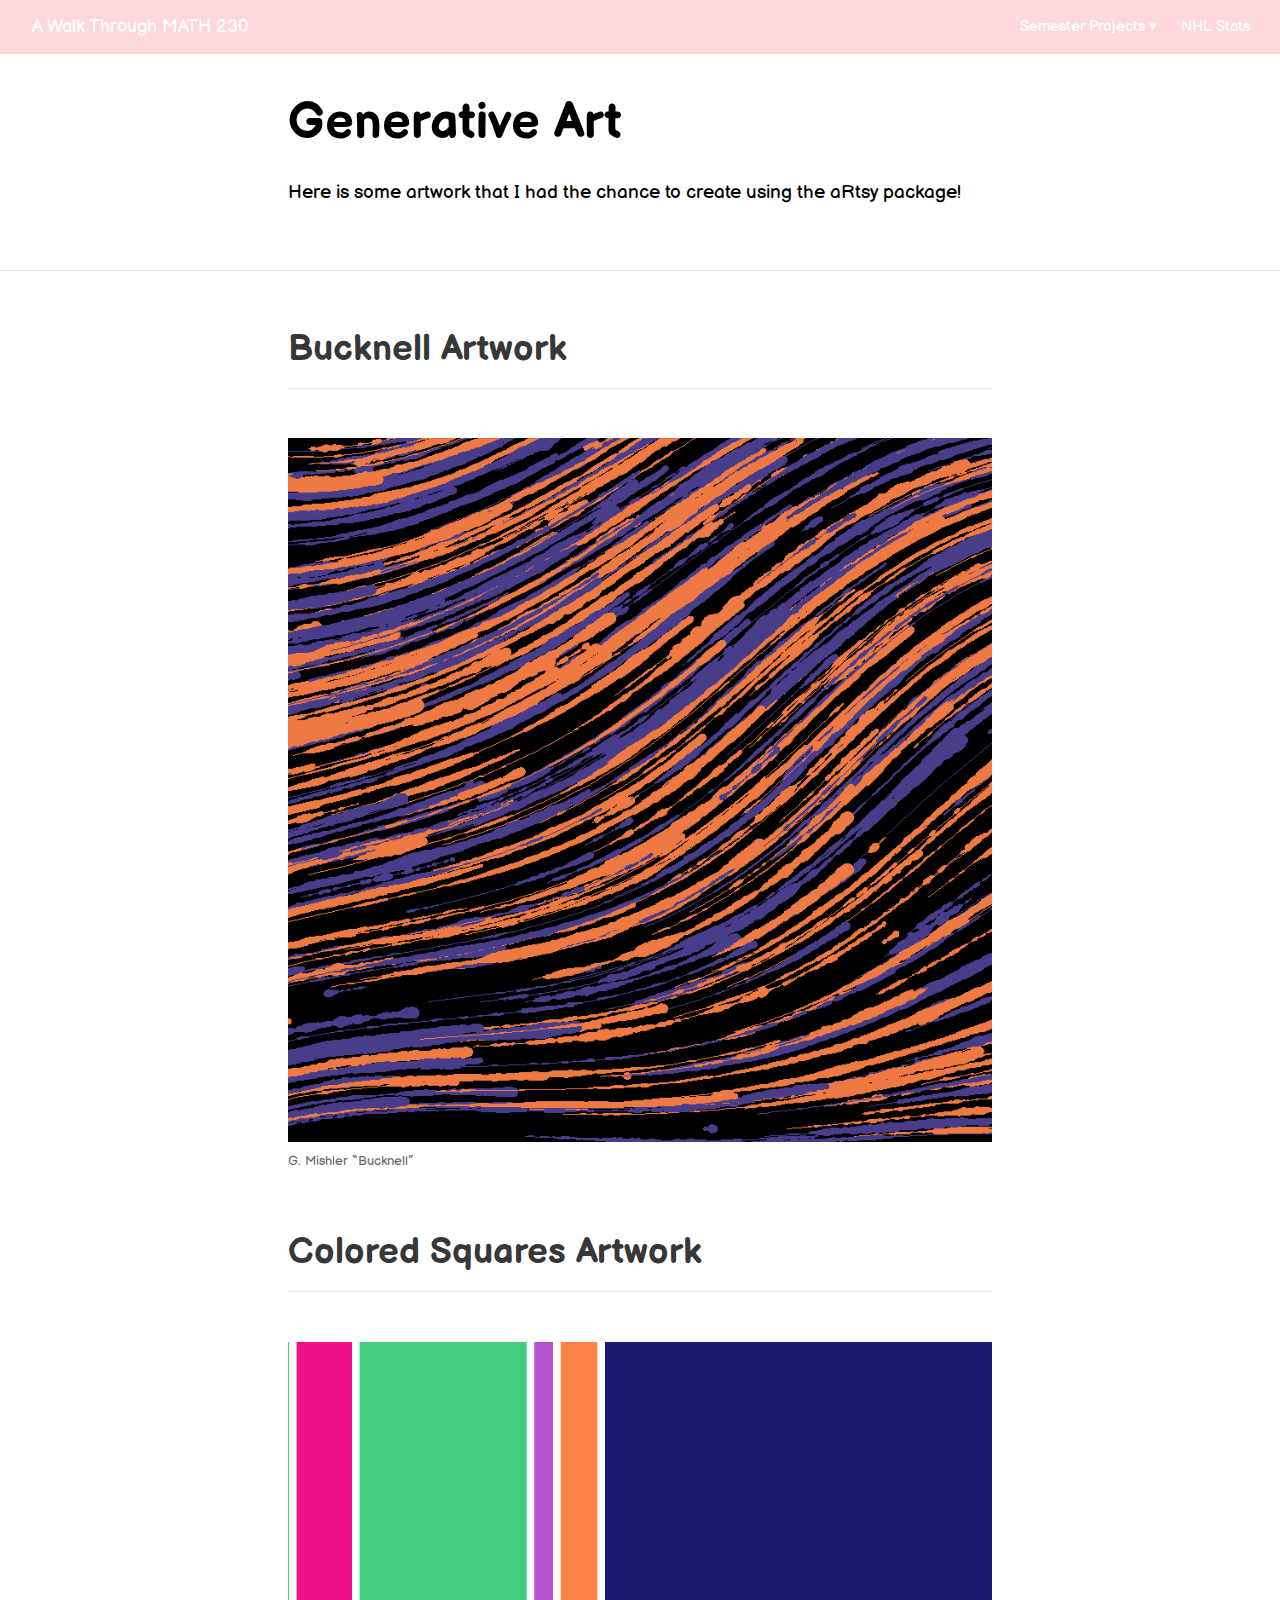
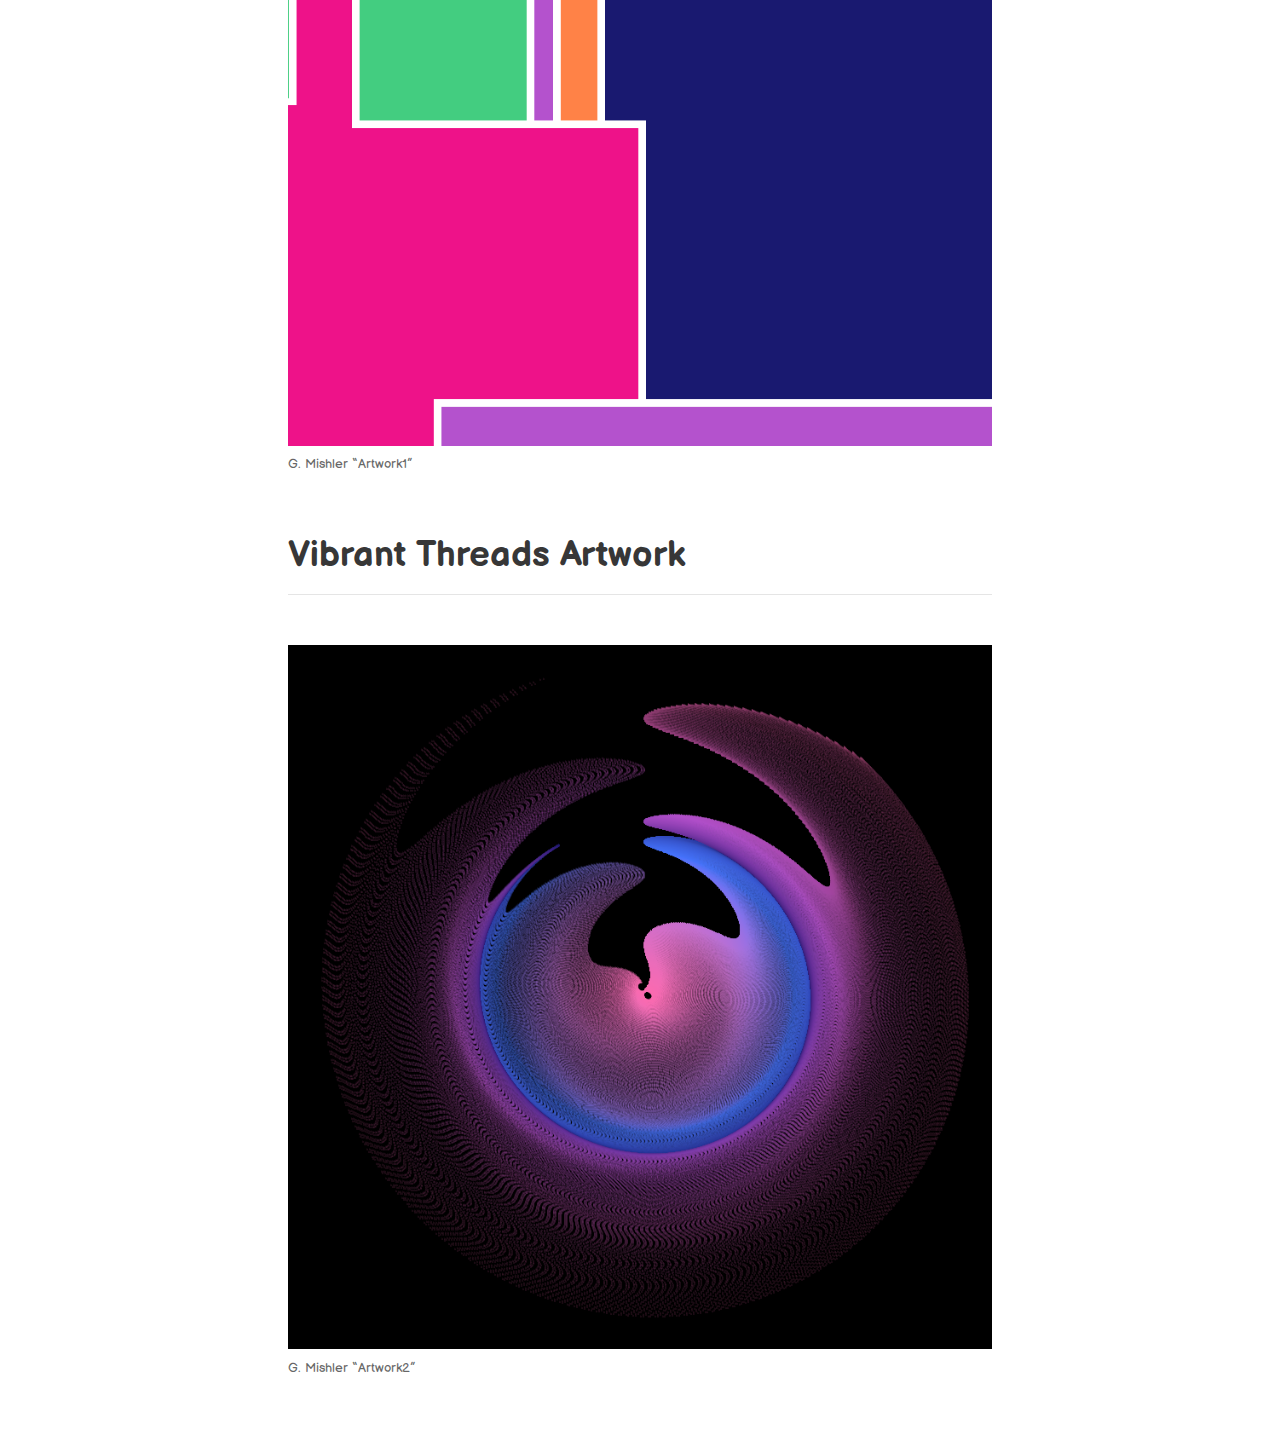
<file: GabbyMishler_Website/docs/Generative-Art.html>
<!DOCTYPE html>

<html xmlns="http://www.w3.org/1999/xhtml" lang="" xml:lang="">

<head>
  <meta charset="utf-8"/>
  <meta name="viewport" content="width=device-width, initial-scale=1"/>
  <meta http-equiv="X-UA-Compatible" content="IE=Edge,chrome=1"/>
  <meta name="generator" content="distill" />

  <style type="text/css">
  /* Hide doc at startup (prevent jankiness while JS renders/transforms) */
  body {
    visibility: hidden;
  }
  </style>

 <!--radix_placeholder_import_source-->
 <!--/radix_placeholder_import_source-->

<style type="text/css">code{white-space: pre;}</style>
<style type="text/css" data-origin="pandoc">
pre > code.sourceCode { white-space: pre; position: relative; }
pre > code.sourceCode > span { display: inline-block; line-height: 1.25; }
pre > code.sourceCode > span:empty { height: 1.2em; }
.sourceCode { overflow: visible; }
code.sourceCode > span { color: inherit; text-decoration: inherit; }
div.sourceCode { margin: 1em 0; }
pre.sourceCode { margin: 0; }
@media screen {
div.sourceCode { overflow: auto; }
}
@media print {
pre > code.sourceCode { white-space: pre-wrap; }
pre > code.sourceCode > span { text-indent: -5em; padding-left: 5em; }
}
pre.numberSource code
  { counter-reset: source-line 0; }
pre.numberSource code > span
  { position: relative; left: -4em; counter-increment: source-line; }
pre.numberSource code > span > a:first-child::before
  { content: counter(source-line);
    position: relative; left: -1em; text-align: right; vertical-align: baseline;
    border: none; display: inline-block;
    -webkit-touch-callout: none; -webkit-user-select: none;
    -khtml-user-select: none; -moz-user-select: none;
    -ms-user-select: none; user-select: none;
    padding: 0 4px; width: 4em;
    color: #aaaaaa;
  }
pre.numberSource { margin-left: 3em; border-left: 1px solid #aaaaaa;  padding-left: 4px; }
div.sourceCode
  {   }
@media screen {
pre > code.sourceCode > span > a:first-child::before { text-decoration: underline; }
}
code span.al { color: #ad0000; } /* Alert */
code span.an { color: #5e5e5e; } /* Annotation */
code span.at { } /* Attribute */
code span.bn { color: #ad0000; } /* BaseN */
code span.bu { } /* BuiltIn */
code span.cf { color: #007ba5; } /* ControlFlow */
code span.ch { color: #20794d; } /* Char */
code span.cn { color: #8f5902; } /* Constant */
code span.co { color: #5e5e5e; } /* Comment */
code span.cv { color: #5e5e5e; font-style: italic; } /* CommentVar */
code span.do { color: #5e5e5e; font-style: italic; } /* Documentation */
code span.dt { color: #ad0000; } /* DataType */
code span.dv { color: #ad0000; } /* DecVal */
code span.er { color: #ad0000; } /* Error */
code span.ex { } /* Extension */
code span.fl { color: #ad0000; } /* Float */
code span.fu { color: #4758ab; } /* Function */
code span.im { } /* Import */
code span.in { color: #5e5e5e; } /* Information */
code span.kw { color: #007ba5; } /* Keyword */
code span.op { color: #5e5e5e; } /* Operator */
code span.ot { color: #007ba5; } /* Other */
code span.pp { color: #ad0000; } /* Preprocessor */
code span.sc { color: #5e5e5e; } /* SpecialChar */
code span.ss { color: #20794d; } /* SpecialString */
code span.st { color: #20794d; } /* String */
code span.va { color: #111111; } /* Variable */
code span.vs { color: #20794d; } /* VerbatimString */
code span.wa { color: #5e5e5e; font-style: italic; } /* Warning */
</style>


  <!--radix_placeholder_meta_tags-->
  <title>A Walk Through MATH 230: Generative Art</title>

  <meta property="description" itemprop="description" content="Here is some artwork that I had the chance to create using the aRtsy package!"/>



  <!--  https://developers.facebook.com/docs/sharing/webmasters#markup -->
  <meta property="og:title" content="A Walk Through MATH 230: Generative Art"/>
  <meta property="og:type" content="article"/>
  <meta property="og:description" content="Here is some artwork that I had the chance to create using the aRtsy package!"/>
  <meta property="og:locale" content="en_US"/>
  <meta property="og:site_name" content="A Walk Through MATH 230"/>

  <!--  https://dev.twitter.com/cards/types/summary -->
  <meta property="twitter:card" content="summary"/>
  <meta property="twitter:title" content="A Walk Through MATH 230: Generative Art"/>
  <meta property="twitter:description" content="Here is some artwork that I had the chance to create using the aRtsy package!"/>

  <!--/radix_placeholder_meta_tags-->
  <!--radix_placeholder_rmarkdown_metadata-->

  <script type="text/json" id="radix-rmarkdown-metadata">
  {"type":"list","attributes":{"names":{"type":"character","attributes":{},"value":["title","description","site"]}},"value":[{"type":"character","attributes":{},"value":["Generative Art"]},{"type":"character","attributes":{},"value":["Here is some artwork that I had the chance to create using the aRtsy package!\n"]},{"type":"character","attributes":{},"value":["distill::distill_website"]}]}
  </script>
  <!--/radix_placeholder_rmarkdown_metadata-->
  <!--radix_placeholder_navigation_in_header-->
  <meta name="distill:offset" content=""/>

  <script type="application/javascript">

    window.headroom_prevent_pin = false;

    window.document.addEventListener("DOMContentLoaded", function (event) {

      // initialize headroom for banner
      var header = $('header').get(0);
      var headerHeight = header.offsetHeight;
      var headroom = new Headroom(header, {
        tolerance: 5,
        onPin : function() {
          if (window.headroom_prevent_pin) {
            window.headroom_prevent_pin = false;
            headroom.unpin();
          }
        }
      });
      headroom.init();
      if(window.location.hash)
        headroom.unpin();
      $(header).addClass('headroom--transition');

      // offset scroll location for banner on hash change
      // (see: https://github.com/WickyNilliams/headroom.js/issues/38)
      window.addEventListener("hashchange", function(event) {
        window.scrollTo(0, window.pageYOffset - (headerHeight + 25));
      });

      // responsive menu
      $('.distill-site-header').each(function(i, val) {
        var topnav = $(this);
        var toggle = topnav.find('.nav-toggle');
        toggle.on('click', function() {
          topnav.toggleClass('responsive');
        });
      });

      // nav dropdowns
      $('.nav-dropbtn').click(function(e) {
        $(this).next('.nav-dropdown-content').toggleClass('nav-dropdown-active');
        $(this).parent().siblings('.nav-dropdown')
           .children('.nav-dropdown-content').removeClass('nav-dropdown-active');
      });
      $("body").click(function(e){
        $('.nav-dropdown-content').removeClass('nav-dropdown-active');
      });
      $(".nav-dropdown").click(function(e){
        e.stopPropagation();
      });
    });
  </script>

  <style type="text/css">

  /* Theme (user-documented overrideables for nav appearance) */

  .distill-site-nav {
    color: rgba(255, 255, 255, 0.8);
    background-color: #0F2E3D;
    font-size: 15px;
    font-weight: 300;
  }

  .distill-site-nav a {
    color: inherit;
    text-decoration: none;
  }

  .distill-site-nav a:hover {
    color: white;
  }

  @media print {
    .distill-site-nav {
      display: none;
    }
  }

  .distill-site-header {

  }

  .distill-site-footer {

  }


  /* Site Header */

  .distill-site-header {
    width: 100%;
    box-sizing: border-box;
    z-index: 3;
  }

  .distill-site-header .nav-left {
    display: inline-block;
    margin-left: 8px;
  }

  @media screen and (max-width: 768px) {
    .distill-site-header .nav-left {
      margin-left: 0;
    }
  }


  .distill-site-header .nav-right {
    float: right;
    margin-right: 8px;
  }

  .distill-site-header a,
  .distill-site-header .title {
    display: inline-block;
    text-align: center;
    padding: 14px 10px 14px 10px;
  }

  .distill-site-header .title {
    font-size: 18px;
    min-width: 150px;
  }

  .distill-site-header .logo {
    padding: 0;
  }

  .distill-site-header .logo img {
    display: none;
    max-height: 20px;
    width: auto;
    margin-bottom: -4px;
  }

  .distill-site-header .nav-image img {
    max-height: 18px;
    width: auto;
    display: inline-block;
    margin-bottom: -3px;
  }



  @media screen and (min-width: 1000px) {
    .distill-site-header .logo img {
      display: inline-block;
    }
    .distill-site-header .nav-left {
      margin-left: 20px;
    }
    .distill-site-header .nav-right {
      margin-right: 20px;
    }
    .distill-site-header .title {
      padding-left: 12px;
    }
  }


  .distill-site-header .nav-toggle {
    display: none;
  }

  .nav-dropdown {
    display: inline-block;
    position: relative;
  }

  .nav-dropdown .nav-dropbtn {
    border: none;
    outline: none;
    color: rgba(255, 255, 255, 0.8);
    padding: 16px 10px;
    background-color: transparent;
    font-family: inherit;
    font-size: inherit;
    font-weight: inherit;
    margin: 0;
    margin-top: 1px;
    z-index: 2;
  }

  .nav-dropdown-content {
    display: none;
    position: absolute;
    background-color: white;
    min-width: 200px;
    border: 1px solid rgba(0,0,0,0.15);
    border-radius: 4px;
    box-shadow: 0px 8px 16px 0px rgba(0,0,0,0.1);
    z-index: 1;
    margin-top: 2px;
    white-space: nowrap;
    padding-top: 4px;
    padding-bottom: 4px;
  }

  .nav-dropdown-content hr {
    margin-top: 4px;
    margin-bottom: 4px;
    border: none;
    border-bottom: 1px solid rgba(0, 0, 0, 0.1);
  }

  .nav-dropdown-active {
    display: block;
  }

  .nav-dropdown-content a, .nav-dropdown-content .nav-dropdown-header {
    color: black;
    padding: 6px 24px;
    text-decoration: none;
    display: block;
    text-align: left;
  }

  .nav-dropdown-content .nav-dropdown-header {
    display: block;
    padding: 5px 24px;
    padding-bottom: 0;
    text-transform: uppercase;
    font-size: 14px;
    color: #999999;
    white-space: nowrap;
  }

  .nav-dropdown:hover .nav-dropbtn {
    color: white;
  }

  .nav-dropdown-content a:hover {
    background-color: #ddd;
    color: black;
  }

  .nav-right .nav-dropdown-content {
    margin-left: -45%;
    right: 0;
  }

  @media screen and (max-width: 768px) {
    .distill-site-header a, .distill-site-header .nav-dropdown  {display: none;}
    .distill-site-header a.nav-toggle {
      float: right;
      display: block;
    }
    .distill-site-header .title {
      margin-left: 0;
    }
    .distill-site-header .nav-right {
      margin-right: 0;
    }
    .distill-site-header {
      overflow: hidden;
    }
    .nav-right .nav-dropdown-content {
      margin-left: 0;
    }
  }


  @media screen and (max-width: 768px) {
    .distill-site-header.responsive {position: relative; min-height: 500px; }
    .distill-site-header.responsive a.nav-toggle {
      position: absolute;
      right: 0;
      top: 0;
    }
    .distill-site-header.responsive a,
    .distill-site-header.responsive .nav-dropdown {
      display: block;
      text-align: left;
    }
    .distill-site-header.responsive .nav-left,
    .distill-site-header.responsive .nav-right {
      width: 100%;
    }
    .distill-site-header.responsive .nav-dropdown {float: none;}
    .distill-site-header.responsive .nav-dropdown-content {position: relative;}
    .distill-site-header.responsive .nav-dropdown .nav-dropbtn {
      display: block;
      width: 100%;
      text-align: left;
    }
  }

  /* Site Footer */

  .distill-site-footer {
    width: 100%;
    overflow: hidden;
    box-sizing: border-box;
    z-index: 3;
    margin-top: 30px;
    padding-top: 30px;
    padding-bottom: 30px;
    text-align: center;
  }

  /* Headroom */

  d-title {
    padding-top: 6rem;
  }

  @media print {
    d-title {
      padding-top: 4rem;
    }
  }

  .headroom {
    z-index: 1000;
    position: fixed;
    top: 0;
    left: 0;
    right: 0;
  }

  .headroom--transition {
    transition: all .4s ease-in-out;
  }

  .headroom--unpinned {
    top: -100px;
  }

  .headroom--pinned {
    top: 0;
  }

  /* adjust viewport for navbar height */
  /* helps vertically center bootstrap (non-distill) content */
  .min-vh-100 {
    min-height: calc(100vh - 100px) !important;
  }

  </style>

  <script src="site_libs/jquery-3.6.0/jquery-3.6.0.min.js"></script>
  <link href="site_libs/font-awesome-5.1.0/css/all.css" rel="stylesheet"/>
  <link href="site_libs/font-awesome-5.1.0/css/v4-shims.css" rel="stylesheet"/>
  <script src="site_libs/headroom-0.9.4/headroom.min.js"></script>
  <script src="site_libs/autocomplete-0.37.1/autocomplete.min.js"></script>
  <script src="site_libs/fuse-6.4.1/fuse.min.js"></script>

  <script type="application/javascript">

  function getMeta(metaName) {
    var metas = document.getElementsByTagName('meta');
    for (let i = 0; i < metas.length; i++) {
      if (metas[i].getAttribute('name') === metaName) {
        return metas[i].getAttribute('content');
      }
    }
    return '';
  }

  function offsetURL(url) {
    var offset = getMeta('distill:offset');
    return offset ? offset + '/' + url : url;
  }

  function createFuseIndex() {

    // create fuse index
    var options = {
      keys: [
        { name: 'title', weight: 20 },
        { name: 'categories', weight: 15 },
        { name: 'description', weight: 10 },
        { name: 'contents', weight: 5 },
      ],
      ignoreLocation: true,
      threshold: 0
    };
    var fuse = new window.Fuse([], options);

    // fetch the main search.json
    return fetch(offsetURL('search.json'))
      .then(function(response) {
        if (response.status == 200) {
          return response.json().then(function(json) {
            // index main articles
            json.articles.forEach(function(article) {
              fuse.add(article);
            });
            // download collections and index their articles
            return Promise.all(json.collections.map(function(collection) {
              return fetch(offsetURL(collection)).then(function(response) {
                if (response.status === 200) {
                  return response.json().then(function(articles) {
                    articles.forEach(function(article) {
                      fuse.add(article);
                    });
                  })
                } else {
                  return Promise.reject(
                    new Error('Unexpected status from search index request: ' +
                              response.status)
                  );
                }
              });
            })).then(function() {
              return fuse;
            });
          });

        } else {
          return Promise.reject(
            new Error('Unexpected status from search index request: ' +
                        response.status)
          );
        }
      });
  }

  window.document.addEventListener("DOMContentLoaded", function (event) {

    // get search element (bail if we don't have one)
    var searchEl = window.document.getElementById('distill-search');
    if (!searchEl)
      return;

    createFuseIndex()
      .then(function(fuse) {

        // make search box visible
        searchEl.classList.remove('hidden');

        // initialize autocomplete
        var options = {
          autoselect: true,
          hint: false,
          minLength: 2,
        };
        window.autocomplete(searchEl, options, [{
          source: function(query, callback) {
            const searchOptions = {
              isCaseSensitive: false,
              shouldSort: true,
              minMatchCharLength: 2,
              limit: 10,
            };
            var results = fuse.search(query, searchOptions);
            callback(results
              .map(function(result) { return result.item; })
            );
          },
          templates: {
            suggestion: function(suggestion) {
              var img = suggestion.preview && Object.keys(suggestion.preview).length > 0
                ? `<img src="${offsetURL(suggestion.preview)}"</img>`
                : '';
              var html = `
                <div class="search-item">
                  <h3>${suggestion.title}</h3>
                  <div class="search-item-description">
                    ${suggestion.description || ''}
                  </div>
                  <div class="search-item-preview">
                    ${img}
                  </div>
                </div>
              `;
              return html;
            }
          }
        }]).on('autocomplete:selected', function(event, suggestion) {
          window.location.href = offsetURL(suggestion.path);
        });
        // remove inline display style on autocompleter (we want to
        // manage responsive display via css)
        $('.algolia-autocomplete').css("display", "");
      })
      .catch(function(error) {
        console.log(error);
      });

  });

  </script>

  <style type="text/css">

  .nav-search {
    font-size: x-small;
  }

  /* Algolioa Autocomplete */

  .algolia-autocomplete {
    display: inline-block;
    margin-left: 10px;
    vertical-align: sub;
    background-color: white;
    color: black;
    padding: 6px;
    padding-top: 8px;
    padding-bottom: 0;
    border-radius: 6px;
    border: 1px #0F2E3D solid;
    width: 180px;
  }


  @media screen and (max-width: 768px) {
    .distill-site-nav .algolia-autocomplete {
      display: none;
      visibility: hidden;
    }
    .distill-site-nav.responsive .algolia-autocomplete {
      display: inline-block;
      visibility: visible;
    }
    .distill-site-nav.responsive .algolia-autocomplete .aa-dropdown-menu {
      margin-left: 0;
      width: 400px;
      max-height: 400px;
    }
  }

  .algolia-autocomplete .aa-input, .algolia-autocomplete .aa-hint {
    width: 90%;
    outline: none;
    border: none;
  }

  .algolia-autocomplete .aa-hint {
    color: #999;
  }
  .algolia-autocomplete .aa-dropdown-menu {
    width: 550px;
    max-height: 70vh;
    overflow-x: visible;
    overflow-y: scroll;
    padding: 5px;
    margin-top: 3px;
    margin-left: -150px;
    background-color: #fff;
    border-radius: 5px;
    border: 1px solid #999;
    border-top: none;
  }

  .algolia-autocomplete .aa-dropdown-menu .aa-suggestion {
    cursor: pointer;
    padding: 5px 4px;
    border-bottom: 1px solid #eee;
  }

  .algolia-autocomplete .aa-dropdown-menu .aa-suggestion:last-of-type {
    border-bottom: none;
    margin-bottom: 2px;
  }

  .algolia-autocomplete .aa-dropdown-menu .aa-suggestion .search-item {
    overflow: hidden;
    font-size: 0.8em;
    line-height: 1.4em;
  }

  .algolia-autocomplete .aa-dropdown-menu .aa-suggestion .search-item h3 {
    font-size: 1rem;
    margin-block-start: 0;
    margin-block-end: 5px;
  }

  .algolia-autocomplete .aa-dropdown-menu .aa-suggestion .search-item-description {
    display: inline-block;
    overflow: hidden;
    height: 2.8em;
    width: 80%;
    margin-right: 4%;
  }

  .algolia-autocomplete .aa-dropdown-menu .aa-suggestion .search-item-preview {
    display: inline-block;
    width: 15%;
  }

  .algolia-autocomplete .aa-dropdown-menu .aa-suggestion .search-item-preview img {
    height: 3em;
    width: auto;
    display: none;
  }

  .algolia-autocomplete .aa-dropdown-menu .aa-suggestion .search-item-preview img[src] {
    display: initial;
  }

  .algolia-autocomplete .aa-dropdown-menu .aa-suggestion.aa-cursor {
    background-color: #eee;
  }
  .algolia-autocomplete .aa-dropdown-menu .aa-suggestion em {
    font-weight: bold;
    font-style: normal;
  }

  </style>


  <!--/radix_placeholder_navigation_in_header-->
  <!--radix_placeholder_distill-->

  <style type="text/css">

  body {
    background-color: white;
  }

  .pandoc-table {
    width: 100%;
  }

  .pandoc-table>caption {
    margin-bottom: 10px;
  }

  .pandoc-table th:not([align]) {
    text-align: left;
  }

  .pagedtable-footer {
    font-size: 15px;
  }

  d-byline .byline {
    grid-template-columns: 2fr 2fr;
  }

  d-byline .byline h3 {
    margin-block-start: 1.5em;
  }

  d-byline .byline .authors-affiliations h3 {
    margin-block-start: 0.5em;
  }

  .authors-affiliations .orcid-id {
    width: 16px;
    height:16px;
    margin-left: 4px;
    margin-right: 4px;
    vertical-align: middle;
    padding-bottom: 2px;
  }

  d-title .dt-tags {
    margin-top: 1em;
    grid-column: text;
  }

  .dt-tags .dt-tag {
    text-decoration: none;
    display: inline-block;
    color: rgba(0,0,0,0.6);
    padding: 0em 0.4em;
    margin-right: 0.5em;
    margin-bottom: 0.4em;
    font-size: 70%;
    border: 1px solid rgba(0,0,0,0.2);
    border-radius: 3px;
    text-transform: uppercase;
    font-weight: 500;
  }

  d-article table.gt_table td,
  d-article table.gt_table th {
    border-bottom: none;
  }

  .html-widget {
    margin-bottom: 2.0em;
  }

  .l-screen-inset {
    padding-right: 16px;
  }

  .l-screen .caption {
    margin-left: 10px;
  }

  .shaded {
    background: rgb(247, 247, 247);
    padding-top: 20px;
    padding-bottom: 20px;
    border-top: 1px solid rgba(0, 0, 0, 0.1);
    border-bottom: 1px solid rgba(0, 0, 0, 0.1);
  }

  .shaded .html-widget {
    margin-bottom: 0;
    border: 1px solid rgba(0, 0, 0, 0.1);
  }

  .shaded .shaded-content {
    background: white;
  }

  .text-output {
    margin-top: 0;
    line-height: 1.5em;
  }

  .hidden {
    display: none !important;
  }

  d-article {
    padding-top: 2.5rem;
    padding-bottom: 30px;
  }

  d-appendix {
    padding-top: 30px;
  }

  d-article>p>img {
    width: 100%;
  }

  d-article h2 {
    margin: 1rem 0 1.5rem 0;
  }

  d-article h3 {
    margin-top: 1.5rem;
  }

  d-article iframe {
    border: 1px solid rgba(0, 0, 0, 0.1);
    margin-bottom: 2.0em;
    width: 100%;
  }

  /* Tweak code blocks */

  d-article div.sourceCode code,
  d-article pre code {
    font-family: Consolas, Monaco, 'Andale Mono', 'Ubuntu Mono', monospace;
  }

  d-article pre,
  d-article div.sourceCode,
  d-article div.sourceCode pre {
    overflow: auto;
  }

  d-article div.sourceCode {
    background-color: white;
  }

  d-article div.sourceCode pre {
    padding-left: 10px;
    font-size: 12px;
    border-left: 2px solid rgba(0,0,0,0.1);
  }

  d-article pre {
    font-size: 12px;
    color: black;
    background: none;
    margin-top: 0;
    text-align: left;
    white-space: pre;
    word-spacing: normal;
    word-break: normal;
    word-wrap: normal;
    line-height: 1.5;

    -moz-tab-size: 4;
    -o-tab-size: 4;
    tab-size: 4;

    -webkit-hyphens: none;
    -moz-hyphens: none;
    -ms-hyphens: none;
    hyphens: none;
  }

  d-article pre a {
    border-bottom: none;
  }

  d-article pre a:hover {
    border-bottom: none;
    text-decoration: underline;
  }

  d-article details {
    grid-column: text;
    margin-bottom: 0.8em;
  }

  @media(min-width: 768px) {

  d-article pre,
  d-article div.sourceCode,
  d-article div.sourceCode pre {
    overflow: visible !important;
  }

  d-article div.sourceCode pre {
    padding-left: 18px;
    font-size: 14px;
  }

  d-article pre {
    font-size: 14px;
  }

  }

  figure img.external {
    background: white;
    border: 1px solid rgba(0, 0, 0, 0.1);
    box-shadow: 0 1px 8px rgba(0, 0, 0, 0.1);
    padding: 18px;
    box-sizing: border-box;
  }

  /* CSS for d-contents */

  .d-contents {
    grid-column: text;
    color: rgba(0,0,0,0.8);
    font-size: 0.9em;
    padding-bottom: 1em;
    margin-bottom: 1em;
    padding-bottom: 0.5em;
    margin-bottom: 1em;
    padding-left: 0.25em;
    justify-self: start;
  }

  @media(min-width: 1000px) {
    .d-contents.d-contents-float {
      height: 0;
      grid-column-start: 1;
      grid-column-end: 4;
      justify-self: center;
      padding-right: 3em;
      padding-left: 2em;
    }
  }

  .d-contents nav h3 {
    font-size: 18px;
    margin-top: 0;
    margin-bottom: 1em;
  }

  .d-contents li {
    list-style-type: none
  }

  .d-contents nav > ul {
    padding-left: 0;
  }

  .d-contents ul {
    padding-left: 1em
  }

  .d-contents nav ul li {
    margin-top: 0.6em;
    margin-bottom: 0.2em;
  }

  .d-contents nav a {
    font-size: 13px;
    border-bottom: none;
    text-decoration: none
    color: rgba(0, 0, 0, 0.8);
  }

  .d-contents nav a:hover {
    text-decoration: underline solid rgba(0, 0, 0, 0.6)
  }

  .d-contents nav > ul > li > a {
    font-weight: 600;
  }

  .d-contents nav > ul > li > ul {
    font-weight: inherit;
  }

  .d-contents nav > ul > li > ul > li {
    margin-top: 0.2em;
  }


  .d-contents nav ul {
    margin-top: 0;
    margin-bottom: 0.25em;
  }

  .d-article-with-toc h2:nth-child(2) {
    margin-top: 0;
  }


  /* Figure */

  .figure {
    position: relative;
    margin-bottom: 2.5em;
    margin-top: 1.5em;
  }

  .figure img {
    width: 100%;
  }

  .figure .caption {
    color: rgba(0, 0, 0, 0.6);
    font-size: 12px;
    line-height: 1.5em;
  }

  .figure img.external {
    background: white;
    border: 1px solid rgba(0, 0, 0, 0.1);
    box-shadow: 0 1px 8px rgba(0, 0, 0, 0.1);
    padding: 18px;
    box-sizing: border-box;
  }

  .figure .caption a {
    color: rgba(0, 0, 0, 0.6);
  }

  .figure .caption b,
  .figure .caption strong, {
    font-weight: 600;
    color: rgba(0, 0, 0, 1.0);
  }

  /* Citations */

  d-article .citation {
    color: inherit;
    cursor: inherit;
  }

  div.hanging-indent{
    margin-left: 1em; text-indent: -1em;
  }

  /* Citation hover box */

  .tippy-box[data-theme~=light-border] {
    background-color: rgba(250, 250, 250, 0.95);
  }

  .tippy-content > p {
    margin-bottom: 0;
    padding: 2px;
  }


  /* Tweak 1000px media break to show more text */

  @media(min-width: 1000px) {
    .base-grid,
    distill-header,
    d-title,
    d-abstract,
    d-article,
    d-appendix,
    distill-appendix,
    d-byline,
    d-footnote-list,
    d-citation-list,
    distill-footer {
      grid-template-columns: [screen-start] 1fr [page-start kicker-start] 80px [middle-start] 50px [text-start kicker-end] 65px 65px 65px 65px 65px 65px 65px 65px [text-end gutter-start] 65px [middle-end] 65px [page-end gutter-end] 1fr [screen-end];
      grid-column-gap: 16px;
    }

    .grid {
      grid-column-gap: 16px;
    }

    d-article {
      font-size: 1.06rem;
      line-height: 1.7em;
    }
    figure .caption, .figure .caption, figure figcaption {
      font-size: 13px;
    }
  }

  @media(min-width: 1180px) {
    .base-grid,
    distill-header,
    d-title,
    d-abstract,
    d-article,
    d-appendix,
    distill-appendix,
    d-byline,
    d-footnote-list,
    d-citation-list,
    distill-footer {
      grid-template-columns: [screen-start] 1fr [page-start kicker-start] 60px [middle-start] 60px [text-start kicker-end] 60px 60px 60px 60px 60px 60px 60px 60px [text-end gutter-start] 60px [middle-end] 60px [page-end gutter-end] 1fr [screen-end];
      grid-column-gap: 32px;
    }

    .grid {
      grid-column-gap: 32px;
    }
  }


  /* Get the citation styles for the appendix (not auto-injected on render since
     we do our own rendering of the citation appendix) */

  d-appendix .citation-appendix,
  .d-appendix .citation-appendix {
    font-size: 11px;
    line-height: 15px;
    border-left: 1px solid rgba(0, 0, 0, 0.1);
    padding-left: 18px;
    border: 1px solid rgba(0,0,0,0.1);
    background: rgba(0, 0, 0, 0.02);
    padding: 10px 18px;
    border-radius: 3px;
    color: rgba(150, 150, 150, 1);
    overflow: hidden;
    margin-top: -12px;
    white-space: pre-wrap;
    word-wrap: break-word;
  }

  /* Include appendix styles here so they can be overridden */

  d-appendix {
    contain: layout style;
    font-size: 0.8em;
    line-height: 1.7em;
    margin-top: 60px;
    margin-bottom: 0;
    border-top: 1px solid rgba(0, 0, 0, 0.1);
    color: rgba(0,0,0,0.5);
    padding-top: 60px;
    padding-bottom: 48px;
  }

  d-appendix h3 {
    grid-column: page-start / text-start;
    font-size: 15px;
    font-weight: 500;
    margin-top: 1em;
    margin-bottom: 0;
    color: rgba(0,0,0,0.65);
  }

  d-appendix h3 + * {
    margin-top: 1em;
  }

  d-appendix ol {
    padding: 0 0 0 15px;
  }

  @media (min-width: 768px) {
    d-appendix ol {
      padding: 0 0 0 30px;
      margin-left: -30px;
    }
  }

  d-appendix li {
    margin-bottom: 1em;
  }

  d-appendix a {
    color: rgba(0, 0, 0, 0.6);
  }

  d-appendix > * {
    grid-column: text;
  }

  d-appendix > d-footnote-list,
  d-appendix > d-citation-list,
  d-appendix > distill-appendix {
    grid-column: screen;
  }

  /* Include footnote styles here so they can be overridden */

  d-footnote-list {
    contain: layout style;
  }

  d-footnote-list > * {
    grid-column: text;
  }

  d-footnote-list a.footnote-backlink {
    color: rgba(0,0,0,0.3);
    padding-left: 0.5em;
  }



  /* Anchor.js */

  .anchorjs-link {
    /*transition: all .25s linear; */
    text-decoration: none;
    border-bottom: none;
  }
  *:hover > .anchorjs-link {
    margin-left: -1.125em !important;
    text-decoration: none;
    border-bottom: none;
  }

  /* Social footer */

  .social_footer {
    margin-top: 30px;
    margin-bottom: 0;
    color: rgba(0,0,0,0.67);
  }

  .disqus-comments {
    margin-right: 30px;
  }

  .disqus-comment-count {
    border-bottom: 1px solid rgba(0, 0, 0, 0.4);
    cursor: pointer;
  }

  #disqus_thread {
    margin-top: 30px;
  }

  .article-sharing a {
    border-bottom: none;
    margin-right: 8px;
  }

  .article-sharing a:hover {
    border-bottom: none;
  }

  .sidebar-section.subscribe {
    font-size: 12px;
    line-height: 1.6em;
  }

  .subscribe p {
    margin-bottom: 0.5em;
  }


  .article-footer .subscribe {
    font-size: 15px;
    margin-top: 45px;
  }


  .sidebar-section.custom {
    font-size: 12px;
    line-height: 1.6em;
  }

  .custom p {
    margin-bottom: 0.5em;
  }

  /* Styles for listing layout (hide title) */
  .layout-listing d-title, .layout-listing .d-title {
    display: none;
  }

  /* Styles for posts lists (not auto-injected) */


  .posts-with-sidebar {
    padding-left: 45px;
    padding-right: 45px;
  }

  .posts-list .description h2,
  .posts-list .description p {
    font-family: -apple-system, BlinkMacSystemFont, "Segoe UI", Roboto, Oxygen, Ubuntu, Cantarell, "Fira Sans", "Droid Sans", "Helvetica Neue", Arial, sans-serif;
  }

  .posts-list .description h2 {
    font-weight: 700;
    border-bottom: none;
    padding-bottom: 0;
  }

  .posts-list h2.post-tag {
    border-bottom: 1px solid rgba(0, 0, 0, 0.2);
    padding-bottom: 12px;
  }
  .posts-list {
    margin-top: 60px;
    margin-bottom: 24px;
  }

  .posts-list .post-preview {
    text-decoration: none;
    overflow: hidden;
    display: block;
    border-bottom: 1px solid rgba(0, 0, 0, 0.1);
    padding: 24px 0;
  }

  .post-preview-last {
    border-bottom: none !important;
  }

  .posts-list .posts-list-caption {
    grid-column: screen;
    font-weight: 400;
  }

  .posts-list .post-preview h2 {
    margin: 0 0 6px 0;
    line-height: 1.2em;
    font-style: normal;
    font-size: 24px;
  }

  .posts-list .post-preview p {
    margin: 0 0 12px 0;
    line-height: 1.4em;
    font-size: 16px;
  }

  .posts-list .post-preview .thumbnail {
    box-sizing: border-box;
    margin-bottom: 24px;
    position: relative;
    max-width: 500px;
  }
  .posts-list .post-preview img {
    width: 100%;
    display: block;
  }

  .posts-list .metadata {
    font-size: 12px;
    line-height: 1.4em;
    margin-bottom: 18px;
  }

  .posts-list .metadata > * {
    display: inline-block;
  }

  .posts-list .metadata .publishedDate {
    margin-right: 2em;
  }

  .posts-list .metadata .dt-authors {
    display: block;
    margin-top: 0.3em;
    margin-right: 2em;
  }

  .posts-list .dt-tags {
    display: block;
    line-height: 1em;
  }

  .posts-list .dt-tags .dt-tag {
    display: inline-block;
    color: rgba(0,0,0,0.6);
    padding: 0.3em 0.4em;
    margin-right: 0.2em;
    margin-bottom: 0.4em;
    font-size: 60%;
    border: 1px solid rgba(0,0,0,0.2);
    border-radius: 3px;
    text-transform: uppercase;
    font-weight: 500;
  }

  .posts-list img {
    opacity: 1;
  }

  .posts-list img[data-src] {
    opacity: 0;
  }

  .posts-more {
    clear: both;
  }


  .posts-sidebar {
    font-size: 16px;
  }

  .posts-sidebar h3 {
    font-size: 16px;
    margin-top: 0;
    margin-bottom: 0.5em;
    font-weight: 400;
    text-transform: uppercase;
  }

  .sidebar-section {
    margin-bottom: 30px;
  }

  .categories ul {
    list-style-type: none;
    margin: 0;
    padding: 0;
  }

  .categories li {
    color: rgba(0, 0, 0, 0.8);
    margin-bottom: 0;
  }

  .categories li>a {
    border-bottom: none;
  }

  .categories li>a:hover {
    border-bottom: 1px solid rgba(0, 0, 0, 0.4);
  }

  .categories .active {
    font-weight: 600;
  }

  .categories .category-count {
    color: rgba(0, 0, 0, 0.4);
  }


  @media(min-width: 768px) {
    .posts-list .post-preview h2 {
      font-size: 26px;
    }
    .posts-list .post-preview .thumbnail {
      float: right;
      width: 30%;
      margin-bottom: 0;
    }
    .posts-list .post-preview .description {
      float: left;
      width: 45%;
    }
    .posts-list .post-preview .metadata {
      float: left;
      width: 20%;
      margin-top: 8px;
    }
    .posts-list .post-preview p {
      margin: 0 0 12px 0;
      line-height: 1.5em;
      font-size: 16px;
    }
    .posts-with-sidebar .posts-list {
      float: left;
      width: 75%;
    }
    .posts-with-sidebar .posts-sidebar {
      float: right;
      width: 20%;
      margin-top: 60px;
      padding-top: 24px;
      padding-bottom: 24px;
    }
  }


  /* Improve display for browsers without grid (IE/Edge <= 15) */

  .downlevel {
    line-height: 1.6em;
    font-family: -apple-system, BlinkMacSystemFont, "Segoe UI", Roboto, Oxygen, Ubuntu, Cantarell, "Fira Sans", "Droid Sans", "Helvetica Neue", Arial, sans-serif;
    margin: 0;
  }

  .downlevel .d-title {
    padding-top: 6rem;
    padding-bottom: 1.5rem;
  }

  .downlevel .d-title h1 {
    font-size: 50px;
    font-weight: 700;
    line-height: 1.1em;
    margin: 0 0 0.5rem;
  }

  .downlevel .d-title p {
    font-weight: 300;
    font-size: 1.2rem;
    line-height: 1.55em;
    margin-top: 0;
  }

  .downlevel .d-byline {
    padding-top: 0.8em;
    padding-bottom: 0.8em;
    font-size: 0.8rem;
    line-height: 1.8em;
  }

  .downlevel .section-separator {
    border: none;
    border-top: 1px solid rgba(0, 0, 0, 0.1);
  }

  .downlevel .d-article {
    font-size: 1.06rem;
    line-height: 1.7em;
    padding-top: 1rem;
    padding-bottom: 2rem;
  }


  .downlevel .d-appendix {
    padding-left: 0;
    padding-right: 0;
    max-width: none;
    font-size: 0.8em;
    line-height: 1.7em;
    margin-bottom: 0;
    color: rgba(0,0,0,0.5);
    padding-top: 40px;
    padding-bottom: 48px;
  }

  .downlevel .footnotes ol {
    padding-left: 13px;
  }

  .downlevel .base-grid,
  .downlevel .distill-header,
  .downlevel .d-title,
  .downlevel .d-abstract,
  .downlevel .d-article,
  .downlevel .d-appendix,
  .downlevel .distill-appendix,
  .downlevel .d-byline,
  .downlevel .d-footnote-list,
  .downlevel .d-citation-list,
  .downlevel .distill-footer,
  .downlevel .appendix-bottom,
  .downlevel .posts-container {
    padding-left: 40px;
    padding-right: 40px;
  }

  @media(min-width: 768px) {
    .downlevel .base-grid,
    .downlevel .distill-header,
    .downlevel .d-title,
    .downlevel .d-abstract,
    .downlevel .d-article,
    .downlevel .d-appendix,
    .downlevel .distill-appendix,
    .downlevel .d-byline,
    .downlevel .d-footnote-list,
    .downlevel .d-citation-list,
    .downlevel .distill-footer,
    .downlevel .appendix-bottom,
    .downlevel .posts-container {
    padding-left: 150px;
    padding-right: 150px;
    max-width: 900px;
  }
  }

  .downlevel pre code {
    display: block;
    border-left: 2px solid rgba(0, 0, 0, .1);
    padding: 0 0 0 20px;
    font-size: 14px;
  }

  .downlevel code, .downlevel pre {
    color: black;
    background: none;
    font-family: Consolas, Monaco, 'Andale Mono', 'Ubuntu Mono', monospace;
    text-align: left;
    white-space: pre;
    word-spacing: normal;
    word-break: normal;
    word-wrap: normal;
    line-height: 1.5;

    -moz-tab-size: 4;
    -o-tab-size: 4;
    tab-size: 4;

    -webkit-hyphens: none;
    -moz-hyphens: none;
    -ms-hyphens: none;
    hyphens: none;
  }

  .downlevel .posts-list .post-preview {
    color: inherit;
  }



  </style>

  <script type="application/javascript">

  function is_downlevel_browser() {
    if (bowser.isUnsupportedBrowser({ msie: "12", msedge: "16"},
                                   window.navigator.userAgent)) {
      return true;
    } else {
      return window.load_distill_framework === undefined;
    }
  }

  // show body when load is complete
  function on_load_complete() {

    // add anchors
    if (window.anchors) {
      window.anchors.options.placement = 'left';
      window.anchors.add('d-article > h2, d-article > h3, d-article > h4, d-article > h5');
    }


    // set body to visible
    document.body.style.visibility = 'visible';

    // force redraw for leaflet widgets
    if (window.HTMLWidgets) {
      var maps = window.HTMLWidgets.findAll(".leaflet");
      $.each(maps, function(i, el) {
        var map = this.getMap();
        map.invalidateSize();
        map.eachLayer(function(layer) {
          if (layer instanceof L.TileLayer)
            layer.redraw();
        });
      });
    }

    // trigger 'shown' so htmlwidgets resize
    $('d-article').trigger('shown');
  }

  function init_distill() {

    init_common();

    // create front matter
    var front_matter = $('<d-front-matter></d-front-matter>');
    $('#distill-front-matter').wrap(front_matter);

    // create d-title
    $('.d-title').changeElementType('d-title');

    // create d-byline
    var byline = $('<d-byline></d-byline>');
    $('.d-byline').replaceWith(byline);

    // create d-article
    var article = $('<d-article></d-article>');
    $('.d-article').wrap(article).children().unwrap();

    // move posts container into article
    $('.posts-container').appendTo($('d-article'));

    // create d-appendix
    $('.d-appendix').changeElementType('d-appendix');

    // flag indicating that we have appendix items
    var appendix = $('.appendix-bottom').children('h3').length > 0;

    // replace footnotes with <d-footnote>
    $('.footnote-ref').each(function(i, val) {
      appendix = true;
      var href = $(this).attr('href');
      var id = href.replace('#', '');
      var fn = $('#' + id);
      var fn_p = $('#' + id + '>p');
      fn_p.find('.footnote-back').remove();
      var text = fn_p.html();
      var dtfn = $('<d-footnote></d-footnote>');
      dtfn.html(text);
      $(this).replaceWith(dtfn);
    });
    // remove footnotes
    $('.footnotes').remove();

    // move refs into #references-listing
    $('#references-listing').replaceWith($('#refs'));

    $('h1.appendix, h2.appendix').each(function(i, val) {
      $(this).changeElementType('h3');
    });
    $('h3.appendix').each(function(i, val) {
      var id = $(this).attr('id');
      $('.d-contents a[href="#' + id + '"]').parent().remove();
      appendix = true;
      $(this).nextUntil($('h1, h2, h3')).addBack().appendTo($('d-appendix'));
    });

    // show d-appendix if we have appendix content
    $("d-appendix").css('display', appendix ? 'grid' : 'none');

    // localize layout chunks to just output
    $('.layout-chunk').each(function(i, val) {

      // capture layout
      var layout = $(this).attr('data-layout');

      // apply layout to markdown level block elements
      var elements = $(this).children().not('details, div.sourceCode, pre, script');
      elements.each(function(i, el) {
        var layout_div = $('<div class="' + layout + '"></div>');
        if (layout_div.hasClass('shaded')) {
          var shaded_content = $('<div class="shaded-content"></div>');
          $(this).wrap(shaded_content);
          $(this).parent().wrap(layout_div);
        } else {
          $(this).wrap(layout_div);
        }
      });


      // unwrap the layout-chunk div
      $(this).children().unwrap();
    });

    // remove code block used to force  highlighting css
    $('.distill-force-highlighting-css').parent().remove();

    // remove empty line numbers inserted by pandoc when using a
    // custom syntax highlighting theme
    $('code.sourceCode a:empty').remove();

    // load distill framework
    load_distill_framework();

    // wait for window.distillRunlevel == 4 to do post processing
    function distill_post_process() {

      if (!window.distillRunlevel || window.distillRunlevel < 4)
        return;

      // hide author/affiliations entirely if we have no authors
      var front_matter = JSON.parse($("#distill-front-matter").html());
      var have_authors = front_matter.authors && front_matter.authors.length > 0;
      if (!have_authors)
        $('d-byline').addClass('hidden');

      // article with toc class
      $('.d-contents').parent().addClass('d-article-with-toc');

      // strip links that point to #
      $('.authors-affiliations').find('a[href="#"]').removeAttr('href');

      // add orcid ids
      $('.authors-affiliations').find('.author').each(function(i, el) {
        var orcid_id = front_matter.authors[i].orcidID;
        if (orcid_id) {
          var a = $('<a></a>');
          a.attr('href', 'https://orcid.org/' + orcid_id);
          var img = $('<img></img>');
          img.addClass('orcid-id');
          img.attr('alt', 'ORCID ID');
          img.attr('src','[data-uri]');
          a.append(img);
          $(this).append(a);
        }
      });

      // hide elements of author/affiliations grid that have no value
      function hide_byline_column(caption) {
        $('d-byline').find('h3:contains("' + caption + '")').parent().css('visibility', 'hidden');
      }

      // affiliations
      var have_affiliations = false;
      for (var i = 0; i<front_matter.authors.length; ++i) {
        var author = front_matter.authors[i];
        if (author.affiliation !== "&nbsp;") {
          have_affiliations = true;
          break;
        }
      }
      if (!have_affiliations)
        $('d-byline').find('h3:contains("Affiliations")').css('visibility', 'hidden');

      // published date
      if (!front_matter.publishedDate)
        hide_byline_column("Published");

      // document object identifier
      var doi = $('d-byline').find('h3:contains("DOI")');
      var doi_p = doi.next().empty();
      if (!front_matter.doi) {
        // if we have a citation and valid citationText then link to that
        if ($('#citation').length > 0 && front_matter.citationText) {
          doi.html('Citation');
          $('<a href="#citation"></a>')
            .text(front_matter.citationText)
            .appendTo(doi_p);
        } else {
          hide_byline_column("DOI");
        }
      } else {
        $('<a></a>')
           .attr('href', "https://doi.org/" + front_matter.doi)
           .html(front_matter.doi)
           .appendTo(doi_p);
      }

       // change plural form of authors/affiliations
      if (front_matter.authors.length === 1) {
        var grid = $('.authors-affiliations');
        grid.children('h3:contains("Authors")').text('Author');
        grid.children('h3:contains("Affiliations")').text('Affiliation');
      }

      // remove d-appendix and d-footnote-list local styles
      $('d-appendix > style:first-child').remove();
      $('d-footnote-list > style:first-child').remove();

      // move appendix-bottom entries to the bottom
      $('.appendix-bottom').appendTo('d-appendix').children().unwrap();
      $('.appendix-bottom').remove();

      // hoverable references
      $('span.citation[data-cites]').each(function() {
        var refs = $(this).attr('data-cites').split(" ");
        var refHtml = refs.map(function(ref) {
          return "<p>" + $('#ref-' + ref).html() + "</p>";
        }).join("\n");
        window.tippy(this, {
          allowHTML: true,
          content: refHtml,
          maxWidth: 500,
          interactive: true,
          interactiveBorder: 10,
          theme: 'light-border',
          placement: 'bottom-start'
        });
      });

      // clear polling timer
      clearInterval(tid);

      // show body now that everything is ready
      on_load_complete();
    }

    var tid = setInterval(distill_post_process, 50);
    distill_post_process();

  }

  function init_downlevel() {

    init_common();

     // insert hr after d-title
    $('.d-title').after($('<hr class="section-separator"/>'));

    // check if we have authors
    var front_matter = JSON.parse($("#distill-front-matter").html());
    var have_authors = front_matter.authors && front_matter.authors.length > 0;

    // manage byline/border
    if (!have_authors)
      $('.d-byline').remove();
    $('.d-byline').after($('<hr class="section-separator"/>'));
    $('.d-byline a').remove();

    // remove toc
    $('.d-contents').remove();

    // move appendix elements
    $('h1.appendix, h2.appendix').each(function(i, val) {
      $(this).changeElementType('h3');
    });
    $('h3.appendix').each(function(i, val) {
      $(this).nextUntil($('h1, h2, h3')).addBack().appendTo($('.d-appendix'));
    });


    // inject headers into references and footnotes
    var refs_header = $('<h3></h3>');
    refs_header.text('References');
    $('#refs').prepend(refs_header);

    var footnotes_header = $('<h3></h3');
    footnotes_header.text('Footnotes');
    $('.footnotes').children('hr').first().replaceWith(footnotes_header);

    // move appendix-bottom entries to the bottom
    $('.appendix-bottom').appendTo('.d-appendix').children().unwrap();
    $('.appendix-bottom').remove();

    // remove appendix if it's empty
    if ($('.d-appendix').children().length === 0)
      $('.d-appendix').remove();

    // prepend separator above appendix
    $('.d-appendix').before($('<hr class="section-separator" style="clear: both"/>'));

    // trim code
    $('pre>code').each(function(i, val) {
      $(this).html($.trim($(this).html()));
    });

    // move posts-container right before article
    $('.posts-container').insertBefore($('.d-article'));

    $('body').addClass('downlevel');

    on_load_complete();
  }


  function init_common() {

    // jquery plugin to change element types
    (function($) {
      $.fn.changeElementType = function(newType) {
        var attrs = {};

        $.each(this[0].attributes, function(idx, attr) {
          attrs[attr.nodeName] = attr.nodeValue;
        });

        this.replaceWith(function() {
          return $("<" + newType + "/>", attrs).append($(this).contents());
        });
      };
    })(jQuery);

    // prevent underline for linked images
    $('a > img').parent().css({'border-bottom' : 'none'});

    // mark non-body figures created by knitr chunks as 100% width
    $('.layout-chunk').each(function(i, val) {
      var figures = $(this).find('img, .html-widget');
      if ($(this).attr('data-layout') !== "l-body") {
        figures.css('width', '100%');
      } else {
        figures.css('max-width', '100%');
        figures.filter("[width]").each(function(i, val) {
          var fig = $(this);
          fig.css('width', fig.attr('width') + 'px');
        });

      }
    });

    // auto-append index.html to post-preview links in file: protocol
    // and in rstudio ide preview
    $('.post-preview').each(function(i, val) {
      if (window.location.protocol === "file:")
        $(this).attr('href', $(this).attr('href') + "index.html");
    });

    // get rid of index.html references in header
    if (window.location.protocol !== "file:") {
      $('.distill-site-header a[href]').each(function(i,val) {
        $(this).attr('href', $(this).attr('href').replace("index.html", "./"));
      });
    }

    // add class to pandoc style tables
    $('tr.header').parent('thead').parent('table').addClass('pandoc-table');
    $('.kable-table').children('table').addClass('pandoc-table');

    // add figcaption style to table captions
    $('caption').parent('table').addClass("figcaption");

    // initialize posts list
    if (window.init_posts_list)
      window.init_posts_list();

    // implmement disqus comment link
    $('.disqus-comment-count').click(function() {
      window.headroom_prevent_pin = true;
      $('#disqus_thread').toggleClass('hidden');
      if (!$('#disqus_thread').hasClass('hidden')) {
        var offset = $(this).offset();
        $(window).resize();
        $('html, body').animate({
          scrollTop: offset.top - 35
        });
      }
    });
  }

  document.addEventListener('DOMContentLoaded', function() {
    if (is_downlevel_browser())
      init_downlevel();
    else
      window.addEventListener('WebComponentsReady', init_distill);
  });

  </script>

  <style type="text/css">
  /* base variables */

  /* Edit the CSS properties in this file to create a custom
     Distill theme. Only edit values in the right column
     for each row; values shown are the CSS defaults.
     To return any property to the default,
     you may set its value to: unset
     All rows must end with a semi-colon.                      */

  /* Optional: embed custom fonts here with `@import`          */
  /* This must remain at the top of this file.                 */



  html {
    /*-- Main font sizes --*/
    --title-size:      50px;
    --body-size:       1.06rem;
    --code-size:       14px;
    --aside-size:      12px;
    --fig-cap-size:    13px;
    /*-- Main font colors --*/
    --title-color:     #000000;
    --header-color:    rgba(0, 0, 0, 0.8);
    --body-color:      rgba(0, 0, 0, 0.8);
    --aside-color:     rgba(0, 0, 0, 0.6);
    --fig-cap-color:   rgba(0, 0, 0, 0.6);
    /*-- Specify custom fonts ~~~ must be imported above   --*/
    --heading-font:    sans-serif;
    --mono-font:       monospace;
    --body-font:       sans-serif;
    --navbar-font:     sans-serif;  /* websites + blogs only */
  }

  /*-- ARTICLE METADATA --*/
  d-byline {
    --heading-size:    0.6rem;
    --heading-color:   rgba(0, 0, 0, 0.5);
    --body-size:       0.8rem;
    --body-color:      rgba(0, 0, 0, 0.8);
  }

  /*-- ARTICLE TABLE OF CONTENTS --*/
  .d-contents {
    --heading-size:    18px;
    --contents-size:   13px;
  }

  /*-- ARTICLE APPENDIX --*/
  d-appendix {
    --heading-size:    15px;
    --heading-color:   rgba(0, 0, 0, 0.65);
    --text-size:       0.8em;
    --text-color:      rgba(0, 0, 0, 0.5);
  }

  /*-- WEBSITE HEADER + FOOTER --*/
  /* These properties only apply to Distill sites and blogs  */

  .distill-site-header {
    --title-size:       18px;
    --text-color:       rgba(255, 255, 255, 0.8);
    --text-size:        15px;
    --hover-color:      white;
    --bkgd-color:       #0F2E3D;
  }

  .distill-site-footer {
    --text-color:       rgba(255, 255, 255, 0.8);
    --text-size:        15px;
    --hover-color:      white;
    --bkgd-color:       #0F2E3D;
  }

  /*-- Additional custom styles --*/
  /* Add any additional CSS rules below                      */
  </style>
  <style type="text/css">
  /* base variables */

  /* Edit the CSS properties in this file to create a custom
     Distill theme. Only edit values in the right column
     for each row; values shown are the CSS defaults.
     To return any property to the default,
     you may set its value to: unset
     All rows must end with a semi-colon.                      */

  /* Optional: embed custom fonts here with `@import`          */
  /* This must remain at the top of this file.                 */

  @import url('https://fonts.googleapis.com/css2?family=Balsamiq+Sans&family=Poppins:wght@200&display=swap');

  html {
    /*-- Main font sizes --*/
    --title-size:      50px;
    --body-size:       1.06rem;
    --code-size:       14px;
    --aside-size:      12px;
    --fig-cap-size:    13px;
    /*-- Main font colors --*/
    --title-color:     #000000;
    --header-color:    rgba(0, 0, 0, 0.8);
    --body-color:      rgba(0, 0, 0, 0.8);
    --aside-color:     rgba(0, 0, 0, 0.6);
    --fig-cap-color:   rgba(0, 0, 0, 0.6);
    /*-- Specify custom fonts ~~~ must be imported above   --*/
    --heading-font:    "Balsamiq Sans", cursive;
    --mono-font:       "Balsamiq Sans", cursive;
    --body-font:       "Balsamiq Sans", cursive;
    --navbar-font:     "Balsamiq Sans", cursive;
  }

  /*-- ARTICLE METADATA --*/
  d-byline {
    --heading-size:    0.6rem;
    --heading-color:   rgba(0, 0, 0, 0.5);
    --body-size:       0.8rem;
    --body-color:      rgba(0, 0, 0, 0.8);
  }

  /*-- ARTICLE TABLE OF CONTENTS --*/
  .d-contents {
    --heading-size:    18px;
    --contents-size:   13px;
  }

  /*-- ARTICLE APPENDIX --*/
  d-appendix {
    --heading-size:    15px;
    --heading-color:   rgba(0, 0, 0, 0.65);
    --text-size:       0.8em;
    --text-color:      rgba(0, 0, 0, 0.5);
  }

  /*-- WEBSITE HEADER + FOOTER --*/
  /* These properties only apply to Distill sites and blogs  */

  .distill-site-header {
    --title-size:       18px;    
    --text-color:       white; 
    --text-size:        15px;
    --hover-color:      midnightblue; 
    --bkgd-color:       #ffd8db; 
  }

  .distill-site-footer {
    --text-color:       rgba(255, 255, 255, 0.8);
    --text-size:        15px;
    --hover-color:      ivory;
    --bkgd-color:       #0F2E3D;
  }

  /*-- Additional custom styles --*/
  /* Add any additional CSS rules below                      */
  </style>
  <style type="text/css">
  /* base style */

  /* FONT FAMILIES */

  :root {
    --heading-default: -apple-system, BlinkMacSystemFont, "Segoe UI", Roboto, Oxygen, Ubuntu, Cantarell, "Fira Sans", "Droid Sans", "Helvetica Neue", Arial, sans-serif;
    --mono-default: Consolas, Monaco, 'Andale Mono', 'Ubuntu Mono', monospace;
    --body-default: -apple-system, BlinkMacSystemFont, "Segoe UI", Roboto, Oxygen, Ubuntu, Cantarell, "Fira Sans", "Droid Sans", "Helvetica Neue", Arial, sans-serif;
  }

  body,
  .posts-list .post-preview p,
  .posts-list .description p {
    font-family: var(--body-font), var(--body-default);
  }

  h1, h2, h3, h4, h5, h6,
  .posts-list .post-preview h2,
  .posts-list .description h2 {
    font-family: var(--heading-font), var(--heading-default);
  }

  d-article div.sourceCode code,
  d-article pre code {
    font-family: var(--mono-font), var(--mono-default);
  }


  /*-- TITLE --*/
  d-title h1,
  .posts-list > h1 {
    color: var(--title-color, black);
  }

  d-title h1 {
    font-size: var(--title-size, 50px);
  }

  /*-- HEADERS --*/
  d-article h1,
  d-article h2,
  d-article h3,
  d-article h4,
  d-article h5,
  d-article h6 {
    color: var(--header-color, rgba(0, 0, 0, 0.8));
  }

  /*-- BODY --*/
  d-article > p,  /* only text inside of <p> tags */
  d-article > ul, /* lists */
  d-article > ol {
    color: var(--body-color, rgba(0, 0, 0, 0.8));
    font-size: var(--body-size, 1.06rem);
  }


  /*-- CODE --*/
  d-article div.sourceCode code,
  d-article pre code {
    font-size: var(--code-size, 14px);
  }

  /*-- ASIDE --*/
  d-article aside {
    font-size: var(--aside-size, 12px);
    color: var(--aside-color, rgba(0, 0, 0, 0.6));
  }

  /*-- FIGURE CAPTIONS --*/
  figure .caption,
  figure figcaption,
  .figure .caption {
    font-size: var(--fig-cap-size, 13px);
    color: var(--fig-cap-color, rgba(0, 0, 0, 0.6));
  }

  /*-- METADATA --*/
  d-byline h3 {
    font-size: var(--heading-size, 0.6rem);
    color: var(--heading-color, rgba(0, 0, 0, 0.5));
  }

  d-byline {
    font-size: var(--body-size, 0.8rem);
    color: var(--body-color, rgba(0, 0, 0, 0.8));
  }

  d-byline a,
  d-article d-byline a {
    color: var(--body-color, rgba(0, 0, 0, 0.8));
  }

  /*-- TABLE OF CONTENTS --*/
  .d-contents nav h3 {
    font-size: var(--heading-size, 18px);
  }

  .d-contents nav a {
    font-size: var(--contents-size, 13px);
  }

  /*-- APPENDIX --*/
  d-appendix h3 {
    font-size: var(--heading-size, 15px);
    color: var(--heading-color, rgba(0, 0, 0, 0.65));
  }

  d-appendix {
    font-size: var(--text-size, 0.8em);
    color: var(--text-color, rgba(0, 0, 0, 0.5));
  }

  d-appendix d-footnote-list a.footnote-backlink {
    color: var(--text-color, rgba(0, 0, 0, 0.5));
  }

  /*-- WEBSITE HEADER + FOOTER --*/
  .distill-site-header .title {
    font-size: var(--title-size, 18px);
    font-family: var(--navbar-font), var(--heading-default);
  }

  .distill-site-header a,
  .nav-dropdown .nav-dropbtn {
    font-family: var(--navbar-font), var(--heading-default);
  }

  .nav-dropdown .nav-dropbtn {
    color: var(--text-color, rgba(255, 255, 255, 0.8));
    font-size: var(--text-size, 15px);
  }

  .distill-site-header a:hover,
  .nav-dropdown:hover .nav-dropbtn {
    color: var(--hover-color, white);
  }

  .distill-site-header {
    font-size: var(--text-size, 15px);
    color: var(--text-color, rgba(255, 255, 255, 0.8));
    background-color: var(--bkgd-color, #0F2E3D);
  }

  .distill-site-footer {
    font-size: var(--text-size, 15px);
    color: var(--text-color, rgba(255, 255, 255, 0.8));
    background-color: var(--bkgd-color, #0F2E3D);
  }

  .distill-site-footer a:hover {
    color: var(--hover-color, white);
  }</style>
  <!--/radix_placeholder_distill-->
  <script src="site_libs/header-attrs-2.13/header-attrs.js"></script>
  <script src="site_libs/popper-2.6.0/popper.min.js"></script>
  <link href="site_libs/tippy-6.2.7/tippy.css" rel="stylesheet" />
  <link href="site_libs/tippy-6.2.7/tippy-light-border.css" rel="stylesheet" />
  <script src="site_libs/tippy-6.2.7/tippy.umd.min.js"></script>
  <script src="site_libs/anchor-4.2.2/anchor.min.js"></script>
  <script src="site_libs/bowser-1.9.3/bowser.min.js"></script>
  <script src="site_libs/webcomponents-2.0.0/webcomponents.js"></script>
  <script src="site_libs/distill-2.2.21/template.v2.js"></script>
  <!--radix_placeholder_site_in_header-->
  <!--/radix_placeholder_site_in_header-->


</head>

<body>

<!--radix_placeholder_front_matter-->

<script id="distill-front-matter" type="text/json">
{"title":"Generative Art","description":"Here is some artwork that I had the chance to create using the aRtsy package!","authors":[]}
</script>

<!--/radix_placeholder_front_matter-->
<!--radix_placeholder_navigation_before_body-->
<header class="header header--fixed" role="banner">
<nav class="distill-site-nav distill-site-header">
<div class="nav-left">
<a href="index.html" class="title">A Walk Through MATH 230</a>
</div>
<div class="nav-right">
<div class="nav-dropdown">
<button class="nav-dropbtn">
Semester Projects
 
<span class="down-arrow">&#x25BE;</span>
</button>
<div class="nav-dropdown-content">
<a href="Generative-Art.html">Generative Art</a>
<a href="GG-Side.html">GG Side Extension</a>
<a href="Personal-Favorites.html">Personal Favorites</a>
<a href="Shiny-Application.html">Shiny Application</a>
</div>
</div>
<a href="NHL-Stats.html">NHL Stats</a>
<a href="javascript:void(0);" class="nav-toggle">&#9776;</a>
</div>
</nav>
</header>
<!--/radix_placeholder_navigation_before_body-->
<!--radix_placeholder_site_before_body-->
<!--/radix_placeholder_site_before_body-->

<div class="d-title">
<h1>Generative Art</h1>
<!--radix_placeholder_categories-->
<!--/radix_placeholder_categories-->
<p><p>Here is some artwork that I had the chance to create using the
aRtsy package!</p></p>
</div>


<div class="d-article">
<h2 id="bucknell-artwork"><strong>Bucknell Artwork</strong></h2>
<figure>
<img src="bucknell.png" alt="G. Mishler “Bucknell”" />
<figcaption aria-hidden="true">G. Mishler “Bucknell”</figcaption>
</figure>
<h2 id="colored-squares-artwork"><strong>Colored Squares
Artwork</strong></h2>
<figure>
<img src="artwork1.png" alt="G. Mishler “Artwork1”" />
<figcaption aria-hidden="true">G. Mishler “Artwork1”</figcaption>
</figure>
<h2 id="vibrant-threads-artwork"><strong>Vibrant Threads
Artwork</strong></h2>
<figure>
<img src="artwork2.png" alt="G. Mishler “Artwork2”" />
<figcaption aria-hidden="true">G. Mishler “Artwork2”</figcaption>
</figure>
<div class="sourceCode" id="cb1"><pre
class="sourceCode r distill-force-highlighting-css"><code class="sourceCode r"></code></pre></div>
<!--radix_placeholder_article_footer-->
<!--/radix_placeholder_article_footer-->
</div>

<div class="d-appendix">
</div>


<!--radix_placeholder_site_after_body-->
<!--/radix_placeholder_site_after_body-->
<!--radix_placeholder_appendices-->
<div class="appendix-bottom"></div>
<!--/radix_placeholder_appendices-->
<!--radix_placeholder_navigation_after_body-->
<!--/radix_placeholder_navigation_after_body-->

</body>

</html>
</file>
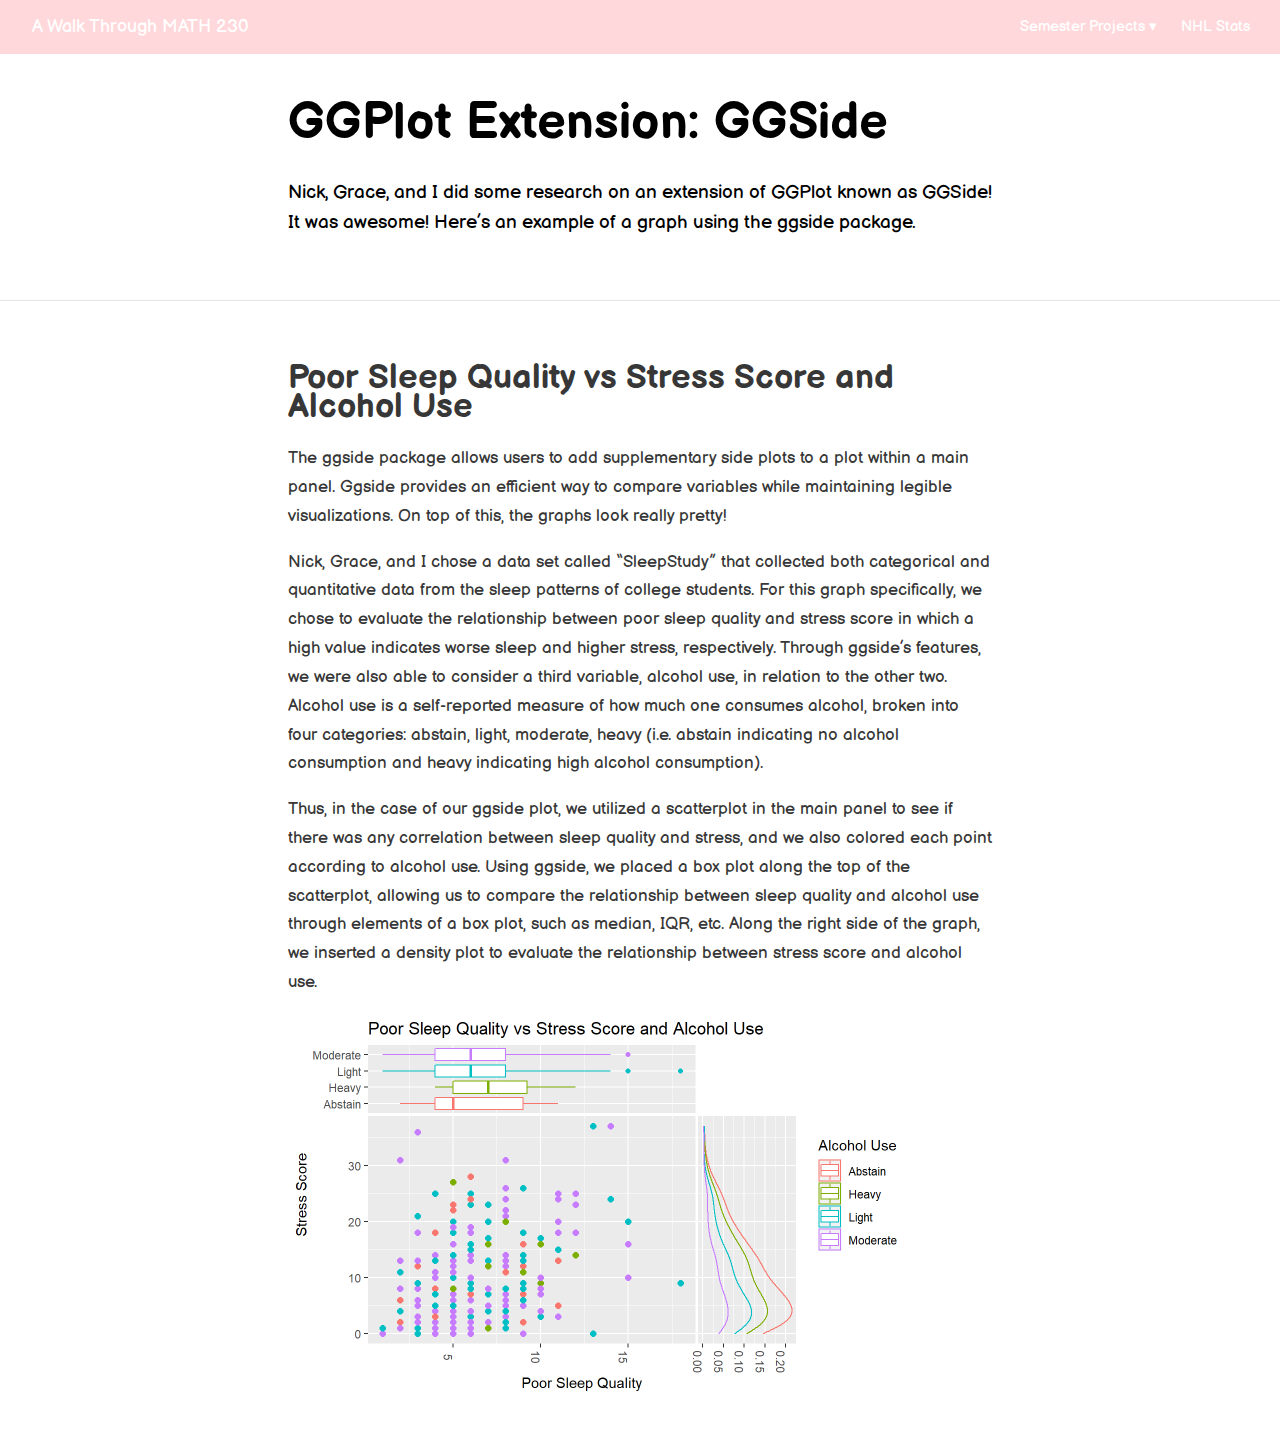
<file: GabbyMishler_Website/docs/GG-Side.html>
<!DOCTYPE html>

<html xmlns="http://www.w3.org/1999/xhtml" lang="" xml:lang="">

<head>
  <meta charset="utf-8"/>
  <meta name="viewport" content="width=device-width, initial-scale=1"/>
  <meta http-equiv="X-UA-Compatible" content="IE=Edge,chrome=1"/>
  <meta name="generator" content="distill" />

  <style type="text/css">
  /* Hide doc at startup (prevent jankiness while JS renders/transforms) */
  body {
    visibility: hidden;
  }
  </style>

 <!--radix_placeholder_import_source-->
 <!--/radix_placeholder_import_source-->

<style type="text/css">code{white-space: pre;}</style>
<style type="text/css" data-origin="pandoc">
pre > code.sourceCode { white-space: pre; position: relative; }
pre > code.sourceCode > span { display: inline-block; line-height: 1.25; }
pre > code.sourceCode > span:empty { height: 1.2em; }
.sourceCode { overflow: visible; }
code.sourceCode > span { color: inherit; text-decoration: inherit; }
div.sourceCode { margin: 1em 0; }
pre.sourceCode { margin: 0; }
@media screen {
div.sourceCode { overflow: auto; }
}
@media print {
pre > code.sourceCode { white-space: pre-wrap; }
pre > code.sourceCode > span { text-indent: -5em; padding-left: 5em; }
}
pre.numberSource code
  { counter-reset: source-line 0; }
pre.numberSource code > span
  { position: relative; left: -4em; counter-increment: source-line; }
pre.numberSource code > span > a:first-child::before
  { content: counter(source-line);
    position: relative; left: -1em; text-align: right; vertical-align: baseline;
    border: none; display: inline-block;
    -webkit-touch-callout: none; -webkit-user-select: none;
    -khtml-user-select: none; -moz-user-select: none;
    -ms-user-select: none; user-select: none;
    padding: 0 4px; width: 4em;
    color: #aaaaaa;
  }
pre.numberSource { margin-left: 3em; border-left: 1px solid #aaaaaa;  padding-left: 4px; }
div.sourceCode
  {   }
@media screen {
pre > code.sourceCode > span > a:first-child::before { text-decoration: underline; }
}
code span.al { color: #ad0000; } /* Alert */
code span.an { color: #5e5e5e; } /* Annotation */
code span.at { } /* Attribute */
code span.bn { color: #ad0000; } /* BaseN */
code span.bu { } /* BuiltIn */
code span.cf { color: #007ba5; } /* ControlFlow */
code span.ch { color: #20794d; } /* Char */
code span.cn { color: #8f5902; } /* Constant */
code span.co { color: #5e5e5e; } /* Comment */
code span.cv { color: #5e5e5e; font-style: italic; } /* CommentVar */
code span.do { color: #5e5e5e; font-style: italic; } /* Documentation */
code span.dt { color: #ad0000; } /* DataType */
code span.dv { color: #ad0000; } /* DecVal */
code span.er { color: #ad0000; } /* Error */
code span.ex { } /* Extension */
code span.fl { color: #ad0000; } /* Float */
code span.fu { color: #4758ab; } /* Function */
code span.im { } /* Import */
code span.in { color: #5e5e5e; } /* Information */
code span.kw { color: #007ba5; } /* Keyword */
code span.op { color: #5e5e5e; } /* Operator */
code span.ot { color: #007ba5; } /* Other */
code span.pp { color: #ad0000; } /* Preprocessor */
code span.sc { color: #5e5e5e; } /* SpecialChar */
code span.ss { color: #20794d; } /* SpecialString */
code span.st { color: #20794d; } /* String */
code span.va { color: #111111; } /* Variable */
code span.vs { color: #20794d; } /* VerbatimString */
code span.wa { color: #5e5e5e; font-style: italic; } /* Warning */
</style>


  <!--radix_placeholder_meta_tags-->
  <title>A Walk Through MATH 230: GGPlot Extension: GGSide</title>

  <meta property="description" itemprop="description" content="Nick, Grace, and I did some research on an extension of GGPlot known as GGSide! It was awesome! Here&#39;s an example of a graph using the ggside package."/>



  <!--  https://developers.facebook.com/docs/sharing/webmasters#markup -->
  <meta property="og:title" content="A Walk Through MATH 230: GGPlot Extension: GGSide"/>
  <meta property="og:type" content="article"/>
  <meta property="og:description" content="Nick, Grace, and I did some research on an extension of GGPlot known as GGSide! It was awesome! Here&#39;s an example of a graph using the ggside package."/>
  <meta property="og:locale" content="en_US"/>
  <meta property="og:site_name" content="A Walk Through MATH 230"/>

  <!--  https://dev.twitter.com/cards/types/summary -->
  <meta property="twitter:card" content="summary"/>
  <meta property="twitter:title" content="A Walk Through MATH 230: GGPlot Extension: GGSide"/>
  <meta property="twitter:description" content="Nick, Grace, and I did some research on an extension of GGPlot known as GGSide! It was awesome! Here&#39;s an example of a graph using the ggside package."/>

  <!--/radix_placeholder_meta_tags-->
  <!--radix_placeholder_rmarkdown_metadata-->

  <script type="text/json" id="radix-rmarkdown-metadata">
  {"type":"list","attributes":{"names":{"type":"character","attributes":{},"value":["title","description","site"]}},"value":[{"type":"character","attributes":{},"value":["GGPlot Extension: GGSide"]},{"type":"character","attributes":{},"value":["Nick, Grace, and I did some research on an extension of GGPlot known as GGSide! It was awesome! Here's an example of a graph using the ggside package.\n"]},{"type":"character","attributes":{},"value":["distill::distill_website"]}]}
  </script>
  <!--/radix_placeholder_rmarkdown_metadata-->
  <!--radix_placeholder_navigation_in_header-->
  <meta name="distill:offset" content=""/>

  <script type="application/javascript">

    window.headroom_prevent_pin = false;

    window.document.addEventListener("DOMContentLoaded", function (event) {

      // initialize headroom for banner
      var header = $('header').get(0);
      var headerHeight = header.offsetHeight;
      var headroom = new Headroom(header, {
        tolerance: 5,
        onPin : function() {
          if (window.headroom_prevent_pin) {
            window.headroom_prevent_pin = false;
            headroom.unpin();
          }
        }
      });
      headroom.init();
      if(window.location.hash)
        headroom.unpin();
      $(header).addClass('headroom--transition');

      // offset scroll location for banner on hash change
      // (see: https://github.com/WickyNilliams/headroom.js/issues/38)
      window.addEventListener("hashchange", function(event) {
        window.scrollTo(0, window.pageYOffset - (headerHeight + 25));
      });

      // responsive menu
      $('.distill-site-header').each(function(i, val) {
        var topnav = $(this);
        var toggle = topnav.find('.nav-toggle');
        toggle.on('click', function() {
          topnav.toggleClass('responsive');
        });
      });

      // nav dropdowns
      $('.nav-dropbtn').click(function(e) {
        $(this).next('.nav-dropdown-content').toggleClass('nav-dropdown-active');
        $(this).parent().siblings('.nav-dropdown')
           .children('.nav-dropdown-content').removeClass('nav-dropdown-active');
      });
      $("body").click(function(e){
        $('.nav-dropdown-content').removeClass('nav-dropdown-active');
      });
      $(".nav-dropdown").click(function(e){
        e.stopPropagation();
      });
    });
  </script>

  <style type="text/css">

  /* Theme (user-documented overrideables for nav appearance) */

  .distill-site-nav {
    color: rgba(255, 255, 255, 0.8);
    background-color: #0F2E3D;
    font-size: 15px;
    font-weight: 300;
  }

  .distill-site-nav a {
    color: inherit;
    text-decoration: none;
  }

  .distill-site-nav a:hover {
    color: white;
  }

  @media print {
    .distill-site-nav {
      display: none;
    }
  }

  .distill-site-header {

  }

  .distill-site-footer {

  }


  /* Site Header */

  .distill-site-header {
    width: 100%;
    box-sizing: border-box;
    z-index: 3;
  }

  .distill-site-header .nav-left {
    display: inline-block;
    margin-left: 8px;
  }

  @media screen and (max-width: 768px) {
    .distill-site-header .nav-left {
      margin-left: 0;
    }
  }


  .distill-site-header .nav-right {
    float: right;
    margin-right: 8px;
  }

  .distill-site-header a,
  .distill-site-header .title {
    display: inline-block;
    text-align: center;
    padding: 14px 10px 14px 10px;
  }

  .distill-site-header .title {
    font-size: 18px;
    min-width: 150px;
  }

  .distill-site-header .logo {
    padding: 0;
  }

  .distill-site-header .logo img {
    display: none;
    max-height: 20px;
    width: auto;
    margin-bottom: -4px;
  }

  .distill-site-header .nav-image img {
    max-height: 18px;
    width: auto;
    display: inline-block;
    margin-bottom: -3px;
  }



  @media screen and (min-width: 1000px) {
    .distill-site-header .logo img {
      display: inline-block;
    }
    .distill-site-header .nav-left {
      margin-left: 20px;
    }
    .distill-site-header .nav-right {
      margin-right: 20px;
    }
    .distill-site-header .title {
      padding-left: 12px;
    }
  }


  .distill-site-header .nav-toggle {
    display: none;
  }

  .nav-dropdown {
    display: inline-block;
    position: relative;
  }

  .nav-dropdown .nav-dropbtn {
    border: none;
    outline: none;
    color: rgba(255, 255, 255, 0.8);
    padding: 16px 10px;
    background-color: transparent;
    font-family: inherit;
    font-size: inherit;
    font-weight: inherit;
    margin: 0;
    margin-top: 1px;
    z-index: 2;
  }

  .nav-dropdown-content {
    display: none;
    position: absolute;
    background-color: white;
    min-width: 200px;
    border: 1px solid rgba(0,0,0,0.15);
    border-radius: 4px;
    box-shadow: 0px 8px 16px 0px rgba(0,0,0,0.1);
    z-index: 1;
    margin-top: 2px;
    white-space: nowrap;
    padding-top: 4px;
    padding-bottom: 4px;
  }

  .nav-dropdown-content hr {
    margin-top: 4px;
    margin-bottom: 4px;
    border: none;
    border-bottom: 1px solid rgba(0, 0, 0, 0.1);
  }

  .nav-dropdown-active {
    display: block;
  }

  .nav-dropdown-content a, .nav-dropdown-content .nav-dropdown-header {
    color: black;
    padding: 6px 24px;
    text-decoration: none;
    display: block;
    text-align: left;
  }

  .nav-dropdown-content .nav-dropdown-header {
    display: block;
    padding: 5px 24px;
    padding-bottom: 0;
    text-transform: uppercase;
    font-size: 14px;
    color: #999999;
    white-space: nowrap;
  }

  .nav-dropdown:hover .nav-dropbtn {
    color: white;
  }

  .nav-dropdown-content a:hover {
    background-color: #ddd;
    color: black;
  }

  .nav-right .nav-dropdown-content {
    margin-left: -45%;
    right: 0;
  }

  @media screen and (max-width: 768px) {
    .distill-site-header a, .distill-site-header .nav-dropdown  {display: none;}
    .distill-site-header a.nav-toggle {
      float: right;
      display: block;
    }
    .distill-site-header .title {
      margin-left: 0;
    }
    .distill-site-header .nav-right {
      margin-right: 0;
    }
    .distill-site-header {
      overflow: hidden;
    }
    .nav-right .nav-dropdown-content {
      margin-left: 0;
    }
  }


  @media screen and (max-width: 768px) {
    .distill-site-header.responsive {position: relative; min-height: 500px; }
    .distill-site-header.responsive a.nav-toggle {
      position: absolute;
      right: 0;
      top: 0;
    }
    .distill-site-header.responsive a,
    .distill-site-header.responsive .nav-dropdown {
      display: block;
      text-align: left;
    }
    .distill-site-header.responsive .nav-left,
    .distill-site-header.responsive .nav-right {
      width: 100%;
    }
    .distill-site-header.responsive .nav-dropdown {float: none;}
    .distill-site-header.responsive .nav-dropdown-content {position: relative;}
    .distill-site-header.responsive .nav-dropdown .nav-dropbtn {
      display: block;
      width: 100%;
      text-align: left;
    }
  }

  /* Site Footer */

  .distill-site-footer {
    width: 100%;
    overflow: hidden;
    box-sizing: border-box;
    z-index: 3;
    margin-top: 30px;
    padding-top: 30px;
    padding-bottom: 30px;
    text-align: center;
  }

  /* Headroom */

  d-title {
    padding-top: 6rem;
  }

  @media print {
    d-title {
      padding-top: 4rem;
    }
  }

  .headroom {
    z-index: 1000;
    position: fixed;
    top: 0;
    left: 0;
    right: 0;
  }

  .headroom--transition {
    transition: all .4s ease-in-out;
  }

  .headroom--unpinned {
    top: -100px;
  }

  .headroom--pinned {
    top: 0;
  }

  /* adjust viewport for navbar height */
  /* helps vertically center bootstrap (non-distill) content */
  .min-vh-100 {
    min-height: calc(100vh - 100px) !important;
  }

  </style>

  <script src="site_libs/jquery-3.6.0/jquery-3.6.0.min.js"></script>
  <link href="site_libs/font-awesome-5.1.0/css/all.css" rel="stylesheet"/>
  <link href="site_libs/font-awesome-5.1.0/css/v4-shims.css" rel="stylesheet"/>
  <script src="site_libs/headroom-0.9.4/headroom.min.js"></script>
  <script src="site_libs/autocomplete-0.37.1/autocomplete.min.js"></script>
  <script src="site_libs/fuse-6.4.1/fuse.min.js"></script>

  <script type="application/javascript">

  function getMeta(metaName) {
    var metas = document.getElementsByTagName('meta');
    for (let i = 0; i < metas.length; i++) {
      if (metas[i].getAttribute('name') === metaName) {
        return metas[i].getAttribute('content');
      }
    }
    return '';
  }

  function offsetURL(url) {
    var offset = getMeta('distill:offset');
    return offset ? offset + '/' + url : url;
  }

  function createFuseIndex() {

    // create fuse index
    var options = {
      keys: [
        { name: 'title', weight: 20 },
        { name: 'categories', weight: 15 },
        { name: 'description', weight: 10 },
        { name: 'contents', weight: 5 },
      ],
      ignoreLocation: true,
      threshold: 0
    };
    var fuse = new window.Fuse([], options);

    // fetch the main search.json
    return fetch(offsetURL('search.json'))
      .then(function(response) {
        if (response.status == 200) {
          return response.json().then(function(json) {
            // index main articles
            json.articles.forEach(function(article) {
              fuse.add(article);
            });
            // download collections and index their articles
            return Promise.all(json.collections.map(function(collection) {
              return fetch(offsetURL(collection)).then(function(response) {
                if (response.status === 200) {
                  return response.json().then(function(articles) {
                    articles.forEach(function(article) {
                      fuse.add(article);
                    });
                  })
                } else {
                  return Promise.reject(
                    new Error('Unexpected status from search index request: ' +
                              response.status)
                  );
                }
              });
            })).then(function() {
              return fuse;
            });
          });

        } else {
          return Promise.reject(
            new Error('Unexpected status from search index request: ' +
                        response.status)
          );
        }
      });
  }

  window.document.addEventListener("DOMContentLoaded", function (event) {

    // get search element (bail if we don't have one)
    var searchEl = window.document.getElementById('distill-search');
    if (!searchEl)
      return;

    createFuseIndex()
      .then(function(fuse) {

        // make search box visible
        searchEl.classList.remove('hidden');

        // initialize autocomplete
        var options = {
          autoselect: true,
          hint: false,
          minLength: 2,
        };
        window.autocomplete(searchEl, options, [{
          source: function(query, callback) {
            const searchOptions = {
              isCaseSensitive: false,
              shouldSort: true,
              minMatchCharLength: 2,
              limit: 10,
            };
            var results = fuse.search(query, searchOptions);
            callback(results
              .map(function(result) { return result.item; })
            );
          },
          templates: {
            suggestion: function(suggestion) {
              var img = suggestion.preview && Object.keys(suggestion.preview).length > 0
                ? `<img src="${offsetURL(suggestion.preview)}"</img>`
                : '';
              var html = `
                <div class="search-item">
                  <h3>${suggestion.title}</h3>
                  <div class="search-item-description">
                    ${suggestion.description || ''}
                  </div>
                  <div class="search-item-preview">
                    ${img}
                  </div>
                </div>
              `;
              return html;
            }
          }
        }]).on('autocomplete:selected', function(event, suggestion) {
          window.location.href = offsetURL(suggestion.path);
        });
        // remove inline display style on autocompleter (we want to
        // manage responsive display via css)
        $('.algolia-autocomplete').css("display", "");
      })
      .catch(function(error) {
        console.log(error);
      });

  });

  </script>

  <style type="text/css">

  .nav-search {
    font-size: x-small;
  }

  /* Algolioa Autocomplete */

  .algolia-autocomplete {
    display: inline-block;
    margin-left: 10px;
    vertical-align: sub;
    background-color: white;
    color: black;
    padding: 6px;
    padding-top: 8px;
    padding-bottom: 0;
    border-radius: 6px;
    border: 1px #0F2E3D solid;
    width: 180px;
  }


  @media screen and (max-width: 768px) {
    .distill-site-nav .algolia-autocomplete {
      display: none;
      visibility: hidden;
    }
    .distill-site-nav.responsive .algolia-autocomplete {
      display: inline-block;
      visibility: visible;
    }
    .distill-site-nav.responsive .algolia-autocomplete .aa-dropdown-menu {
      margin-left: 0;
      width: 400px;
      max-height: 400px;
    }
  }

  .algolia-autocomplete .aa-input, .algolia-autocomplete .aa-hint {
    width: 90%;
    outline: none;
    border: none;
  }

  .algolia-autocomplete .aa-hint {
    color: #999;
  }
  .algolia-autocomplete .aa-dropdown-menu {
    width: 550px;
    max-height: 70vh;
    overflow-x: visible;
    overflow-y: scroll;
    padding: 5px;
    margin-top: 3px;
    margin-left: -150px;
    background-color: #fff;
    border-radius: 5px;
    border: 1px solid #999;
    border-top: none;
  }

  .algolia-autocomplete .aa-dropdown-menu .aa-suggestion {
    cursor: pointer;
    padding: 5px 4px;
    border-bottom: 1px solid #eee;
  }

  .algolia-autocomplete .aa-dropdown-menu .aa-suggestion:last-of-type {
    border-bottom: none;
    margin-bottom: 2px;
  }

  .algolia-autocomplete .aa-dropdown-menu .aa-suggestion .search-item {
    overflow: hidden;
    font-size: 0.8em;
    line-height: 1.4em;
  }

  .algolia-autocomplete .aa-dropdown-menu .aa-suggestion .search-item h3 {
    font-size: 1rem;
    margin-block-start: 0;
    margin-block-end: 5px;
  }

  .algolia-autocomplete .aa-dropdown-menu .aa-suggestion .search-item-description {
    display: inline-block;
    overflow: hidden;
    height: 2.8em;
    width: 80%;
    margin-right: 4%;
  }

  .algolia-autocomplete .aa-dropdown-menu .aa-suggestion .search-item-preview {
    display: inline-block;
    width: 15%;
  }

  .algolia-autocomplete .aa-dropdown-menu .aa-suggestion .search-item-preview img {
    height: 3em;
    width: auto;
    display: none;
  }

  .algolia-autocomplete .aa-dropdown-menu .aa-suggestion .search-item-preview img[src] {
    display: initial;
  }

  .algolia-autocomplete .aa-dropdown-menu .aa-suggestion.aa-cursor {
    background-color: #eee;
  }
  .algolia-autocomplete .aa-dropdown-menu .aa-suggestion em {
    font-weight: bold;
    font-style: normal;
  }

  </style>


  <!--/radix_placeholder_navigation_in_header-->
  <!--radix_placeholder_distill-->

  <style type="text/css">

  body {
    background-color: white;
  }

  .pandoc-table {
    width: 100%;
  }

  .pandoc-table>caption {
    margin-bottom: 10px;
  }

  .pandoc-table th:not([align]) {
    text-align: left;
  }

  .pagedtable-footer {
    font-size: 15px;
  }

  d-byline .byline {
    grid-template-columns: 2fr 2fr;
  }

  d-byline .byline h3 {
    margin-block-start: 1.5em;
  }

  d-byline .byline .authors-affiliations h3 {
    margin-block-start: 0.5em;
  }

  .authors-affiliations .orcid-id {
    width: 16px;
    height:16px;
    margin-left: 4px;
    margin-right: 4px;
    vertical-align: middle;
    padding-bottom: 2px;
  }

  d-title .dt-tags {
    margin-top: 1em;
    grid-column: text;
  }

  .dt-tags .dt-tag {
    text-decoration: none;
    display: inline-block;
    color: rgba(0,0,0,0.6);
    padding: 0em 0.4em;
    margin-right: 0.5em;
    margin-bottom: 0.4em;
    font-size: 70%;
    border: 1px solid rgba(0,0,0,0.2);
    border-radius: 3px;
    text-transform: uppercase;
    font-weight: 500;
  }

  d-article table.gt_table td,
  d-article table.gt_table th {
    border-bottom: none;
  }

  .html-widget {
    margin-bottom: 2.0em;
  }

  .l-screen-inset {
    padding-right: 16px;
  }

  .l-screen .caption {
    margin-left: 10px;
  }

  .shaded {
    background: rgb(247, 247, 247);
    padding-top: 20px;
    padding-bottom: 20px;
    border-top: 1px solid rgba(0, 0, 0, 0.1);
    border-bottom: 1px solid rgba(0, 0, 0, 0.1);
  }

  .shaded .html-widget {
    margin-bottom: 0;
    border: 1px solid rgba(0, 0, 0, 0.1);
  }

  .shaded .shaded-content {
    background: white;
  }

  .text-output {
    margin-top: 0;
    line-height: 1.5em;
  }

  .hidden {
    display: none !important;
  }

  d-article {
    padding-top: 2.5rem;
    padding-bottom: 30px;
  }

  d-appendix {
    padding-top: 30px;
  }

  d-article>p>img {
    width: 100%;
  }

  d-article h2 {
    margin: 1rem 0 1.5rem 0;
  }

  d-article h3 {
    margin-top: 1.5rem;
  }

  d-article iframe {
    border: 1px solid rgba(0, 0, 0, 0.1);
    margin-bottom: 2.0em;
    width: 100%;
  }

  /* Tweak code blocks */

  d-article div.sourceCode code,
  d-article pre code {
    font-family: Consolas, Monaco, 'Andale Mono', 'Ubuntu Mono', monospace;
  }

  d-article pre,
  d-article div.sourceCode,
  d-article div.sourceCode pre {
    overflow: auto;
  }

  d-article div.sourceCode {
    background-color: white;
  }

  d-article div.sourceCode pre {
    padding-left: 10px;
    font-size: 12px;
    border-left: 2px solid rgba(0,0,0,0.1);
  }

  d-article pre {
    font-size: 12px;
    color: black;
    background: none;
    margin-top: 0;
    text-align: left;
    white-space: pre;
    word-spacing: normal;
    word-break: normal;
    word-wrap: normal;
    line-height: 1.5;

    -moz-tab-size: 4;
    -o-tab-size: 4;
    tab-size: 4;

    -webkit-hyphens: none;
    -moz-hyphens: none;
    -ms-hyphens: none;
    hyphens: none;
  }

  d-article pre a {
    border-bottom: none;
  }

  d-article pre a:hover {
    border-bottom: none;
    text-decoration: underline;
  }

  d-article details {
    grid-column: text;
    margin-bottom: 0.8em;
  }

  @media(min-width: 768px) {

  d-article pre,
  d-article div.sourceCode,
  d-article div.sourceCode pre {
    overflow: visible !important;
  }

  d-article div.sourceCode pre {
    padding-left: 18px;
    font-size: 14px;
  }

  d-article pre {
    font-size: 14px;
  }

  }

  figure img.external {
    background: white;
    border: 1px solid rgba(0, 0, 0, 0.1);
    box-shadow: 0 1px 8px rgba(0, 0, 0, 0.1);
    padding: 18px;
    box-sizing: border-box;
  }

  /* CSS for d-contents */

  .d-contents {
    grid-column: text;
    color: rgba(0,0,0,0.8);
    font-size: 0.9em;
    padding-bottom: 1em;
    margin-bottom: 1em;
    padding-bottom: 0.5em;
    margin-bottom: 1em;
    padding-left: 0.25em;
    justify-self: start;
  }

  @media(min-width: 1000px) {
    .d-contents.d-contents-float {
      height: 0;
      grid-column-start: 1;
      grid-column-end: 4;
      justify-self: center;
      padding-right: 3em;
      padding-left: 2em;
    }
  }

  .d-contents nav h3 {
    font-size: 18px;
    margin-top: 0;
    margin-bottom: 1em;
  }

  .d-contents li {
    list-style-type: none
  }

  .d-contents nav > ul {
    padding-left: 0;
  }

  .d-contents ul {
    padding-left: 1em
  }

  .d-contents nav ul li {
    margin-top: 0.6em;
    margin-bottom: 0.2em;
  }

  .d-contents nav a {
    font-size: 13px;
    border-bottom: none;
    text-decoration: none
    color: rgba(0, 0, 0, 0.8);
  }

  .d-contents nav a:hover {
    text-decoration: underline solid rgba(0, 0, 0, 0.6)
  }

  .d-contents nav > ul > li > a {
    font-weight: 600;
  }

  .d-contents nav > ul > li > ul {
    font-weight: inherit;
  }

  .d-contents nav > ul > li > ul > li {
    margin-top: 0.2em;
  }


  .d-contents nav ul {
    margin-top: 0;
    margin-bottom: 0.25em;
  }

  .d-article-with-toc h2:nth-child(2) {
    margin-top: 0;
  }


  /* Figure */

  .figure {
    position: relative;
    margin-bottom: 2.5em;
    margin-top: 1.5em;
  }

  .figure img {
    width: 100%;
  }

  .figure .caption {
    color: rgba(0, 0, 0, 0.6);
    font-size: 12px;
    line-height: 1.5em;
  }

  .figure img.external {
    background: white;
    border: 1px solid rgba(0, 0, 0, 0.1);
    box-shadow: 0 1px 8px rgba(0, 0, 0, 0.1);
    padding: 18px;
    box-sizing: border-box;
  }

  .figure .caption a {
    color: rgba(0, 0, 0, 0.6);
  }

  .figure .caption b,
  .figure .caption strong, {
    font-weight: 600;
    color: rgba(0, 0, 0, 1.0);
  }

  /* Citations */

  d-article .citation {
    color: inherit;
    cursor: inherit;
  }

  div.hanging-indent{
    margin-left: 1em; text-indent: -1em;
  }

  /* Citation hover box */

  .tippy-box[data-theme~=light-border] {
    background-color: rgba(250, 250, 250, 0.95);
  }

  .tippy-content > p {
    margin-bottom: 0;
    padding: 2px;
  }


  /* Tweak 1000px media break to show more text */

  @media(min-width: 1000px) {
    .base-grid,
    distill-header,
    d-title,
    d-abstract,
    d-article,
    d-appendix,
    distill-appendix,
    d-byline,
    d-footnote-list,
    d-citation-list,
    distill-footer {
      grid-template-columns: [screen-start] 1fr [page-start kicker-start] 80px [middle-start] 50px [text-start kicker-end] 65px 65px 65px 65px 65px 65px 65px 65px [text-end gutter-start] 65px [middle-end] 65px [page-end gutter-end] 1fr [screen-end];
      grid-column-gap: 16px;
    }

    .grid {
      grid-column-gap: 16px;
    }

    d-article {
      font-size: 1.06rem;
      line-height: 1.7em;
    }
    figure .caption, .figure .caption, figure figcaption {
      font-size: 13px;
    }
  }

  @media(min-width: 1180px) {
    .base-grid,
    distill-header,
    d-title,
    d-abstract,
    d-article,
    d-appendix,
    distill-appendix,
    d-byline,
    d-footnote-list,
    d-citation-list,
    distill-footer {
      grid-template-columns: [screen-start] 1fr [page-start kicker-start] 60px [middle-start] 60px [text-start kicker-end] 60px 60px 60px 60px 60px 60px 60px 60px [text-end gutter-start] 60px [middle-end] 60px [page-end gutter-end] 1fr [screen-end];
      grid-column-gap: 32px;
    }

    .grid {
      grid-column-gap: 32px;
    }
  }


  /* Get the citation styles for the appendix (not auto-injected on render since
     we do our own rendering of the citation appendix) */

  d-appendix .citation-appendix,
  .d-appendix .citation-appendix {
    font-size: 11px;
    line-height: 15px;
    border-left: 1px solid rgba(0, 0, 0, 0.1);
    padding-left: 18px;
    border: 1px solid rgba(0,0,0,0.1);
    background: rgba(0, 0, 0, 0.02);
    padding: 10px 18px;
    border-radius: 3px;
    color: rgba(150, 150, 150, 1);
    overflow: hidden;
    margin-top: -12px;
    white-space: pre-wrap;
    word-wrap: break-word;
  }

  /* Include appendix styles here so they can be overridden */

  d-appendix {
    contain: layout style;
    font-size: 0.8em;
    line-height: 1.7em;
    margin-top: 60px;
    margin-bottom: 0;
    border-top: 1px solid rgba(0, 0, 0, 0.1);
    color: rgba(0,0,0,0.5);
    padding-top: 60px;
    padding-bottom: 48px;
  }

  d-appendix h3 {
    grid-column: page-start / text-start;
    font-size: 15px;
    font-weight: 500;
    margin-top: 1em;
    margin-bottom: 0;
    color: rgba(0,0,0,0.65);
  }

  d-appendix h3 + * {
    margin-top: 1em;
  }

  d-appendix ol {
    padding: 0 0 0 15px;
  }

  @media (min-width: 768px) {
    d-appendix ol {
      padding: 0 0 0 30px;
      margin-left: -30px;
    }
  }

  d-appendix li {
    margin-bottom: 1em;
  }

  d-appendix a {
    color: rgba(0, 0, 0, 0.6);
  }

  d-appendix > * {
    grid-column: text;
  }

  d-appendix > d-footnote-list,
  d-appendix > d-citation-list,
  d-appendix > distill-appendix {
    grid-column: screen;
  }

  /* Include footnote styles here so they can be overridden */

  d-footnote-list {
    contain: layout style;
  }

  d-footnote-list > * {
    grid-column: text;
  }

  d-footnote-list a.footnote-backlink {
    color: rgba(0,0,0,0.3);
    padding-left: 0.5em;
  }



  /* Anchor.js */

  .anchorjs-link {
    /*transition: all .25s linear; */
    text-decoration: none;
    border-bottom: none;
  }
  *:hover > .anchorjs-link {
    margin-left: -1.125em !important;
    text-decoration: none;
    border-bottom: none;
  }

  /* Social footer */

  .social_footer {
    margin-top: 30px;
    margin-bottom: 0;
    color: rgba(0,0,0,0.67);
  }

  .disqus-comments {
    margin-right: 30px;
  }

  .disqus-comment-count {
    border-bottom: 1px solid rgba(0, 0, 0, 0.4);
    cursor: pointer;
  }

  #disqus_thread {
    margin-top: 30px;
  }

  .article-sharing a {
    border-bottom: none;
    margin-right: 8px;
  }

  .article-sharing a:hover {
    border-bottom: none;
  }

  .sidebar-section.subscribe {
    font-size: 12px;
    line-height: 1.6em;
  }

  .subscribe p {
    margin-bottom: 0.5em;
  }


  .article-footer .subscribe {
    font-size: 15px;
    margin-top: 45px;
  }


  .sidebar-section.custom {
    font-size: 12px;
    line-height: 1.6em;
  }

  .custom p {
    margin-bottom: 0.5em;
  }

  /* Styles for listing layout (hide title) */
  .layout-listing d-title, .layout-listing .d-title {
    display: none;
  }

  /* Styles for posts lists (not auto-injected) */


  .posts-with-sidebar {
    padding-left: 45px;
    padding-right: 45px;
  }

  .posts-list .description h2,
  .posts-list .description p {
    font-family: -apple-system, BlinkMacSystemFont, "Segoe UI", Roboto, Oxygen, Ubuntu, Cantarell, "Fira Sans", "Droid Sans", "Helvetica Neue", Arial, sans-serif;
  }

  .posts-list .description h2 {
    font-weight: 700;
    border-bottom: none;
    padding-bottom: 0;
  }

  .posts-list h2.post-tag {
    border-bottom: 1px solid rgba(0, 0, 0, 0.2);
    padding-bottom: 12px;
  }
  .posts-list {
    margin-top: 60px;
    margin-bottom: 24px;
  }

  .posts-list .post-preview {
    text-decoration: none;
    overflow: hidden;
    display: block;
    border-bottom: 1px solid rgba(0, 0, 0, 0.1);
    padding: 24px 0;
  }

  .post-preview-last {
    border-bottom: none !important;
  }

  .posts-list .posts-list-caption {
    grid-column: screen;
    font-weight: 400;
  }

  .posts-list .post-preview h2 {
    margin: 0 0 6px 0;
    line-height: 1.2em;
    font-style: normal;
    font-size: 24px;
  }

  .posts-list .post-preview p {
    margin: 0 0 12px 0;
    line-height: 1.4em;
    font-size: 16px;
  }

  .posts-list .post-preview .thumbnail {
    box-sizing: border-box;
    margin-bottom: 24px;
    position: relative;
    max-width: 500px;
  }
  .posts-list .post-preview img {
    width: 100%;
    display: block;
  }

  .posts-list .metadata {
    font-size: 12px;
    line-height: 1.4em;
    margin-bottom: 18px;
  }

  .posts-list .metadata > * {
    display: inline-block;
  }

  .posts-list .metadata .publishedDate {
    margin-right: 2em;
  }

  .posts-list .metadata .dt-authors {
    display: block;
    margin-top: 0.3em;
    margin-right: 2em;
  }

  .posts-list .dt-tags {
    display: block;
    line-height: 1em;
  }

  .posts-list .dt-tags .dt-tag {
    display: inline-block;
    color: rgba(0,0,0,0.6);
    padding: 0.3em 0.4em;
    margin-right: 0.2em;
    margin-bottom: 0.4em;
    font-size: 60%;
    border: 1px solid rgba(0,0,0,0.2);
    border-radius: 3px;
    text-transform: uppercase;
    font-weight: 500;
  }

  .posts-list img {
    opacity: 1;
  }

  .posts-list img[data-src] {
    opacity: 0;
  }

  .posts-more {
    clear: both;
  }


  .posts-sidebar {
    font-size: 16px;
  }

  .posts-sidebar h3 {
    font-size: 16px;
    margin-top: 0;
    margin-bottom: 0.5em;
    font-weight: 400;
    text-transform: uppercase;
  }

  .sidebar-section {
    margin-bottom: 30px;
  }

  .categories ul {
    list-style-type: none;
    margin: 0;
    padding: 0;
  }

  .categories li {
    color: rgba(0, 0, 0, 0.8);
    margin-bottom: 0;
  }

  .categories li>a {
    border-bottom: none;
  }

  .categories li>a:hover {
    border-bottom: 1px solid rgba(0, 0, 0, 0.4);
  }

  .categories .active {
    font-weight: 600;
  }

  .categories .category-count {
    color: rgba(0, 0, 0, 0.4);
  }


  @media(min-width: 768px) {
    .posts-list .post-preview h2 {
      font-size: 26px;
    }
    .posts-list .post-preview .thumbnail {
      float: right;
      width: 30%;
      margin-bottom: 0;
    }
    .posts-list .post-preview .description {
      float: left;
      width: 45%;
    }
    .posts-list .post-preview .metadata {
      float: left;
      width: 20%;
      margin-top: 8px;
    }
    .posts-list .post-preview p {
      margin: 0 0 12px 0;
      line-height: 1.5em;
      font-size: 16px;
    }
    .posts-with-sidebar .posts-list {
      float: left;
      width: 75%;
    }
    .posts-with-sidebar .posts-sidebar {
      float: right;
      width: 20%;
      margin-top: 60px;
      padding-top: 24px;
      padding-bottom: 24px;
    }
  }


  /* Improve display for browsers without grid (IE/Edge <= 15) */

  .downlevel {
    line-height: 1.6em;
    font-family: -apple-system, BlinkMacSystemFont, "Segoe UI", Roboto, Oxygen, Ubuntu, Cantarell, "Fira Sans", "Droid Sans", "Helvetica Neue", Arial, sans-serif;
    margin: 0;
  }

  .downlevel .d-title {
    padding-top: 6rem;
    padding-bottom: 1.5rem;
  }

  .downlevel .d-title h1 {
    font-size: 50px;
    font-weight: 700;
    line-height: 1.1em;
    margin: 0 0 0.5rem;
  }

  .downlevel .d-title p {
    font-weight: 300;
    font-size: 1.2rem;
    line-height: 1.55em;
    margin-top: 0;
  }

  .downlevel .d-byline {
    padding-top: 0.8em;
    padding-bottom: 0.8em;
    font-size: 0.8rem;
    line-height: 1.8em;
  }

  .downlevel .section-separator {
    border: none;
    border-top: 1px solid rgba(0, 0, 0, 0.1);
  }

  .downlevel .d-article {
    font-size: 1.06rem;
    line-height: 1.7em;
    padding-top: 1rem;
    padding-bottom: 2rem;
  }


  .downlevel .d-appendix {
    padding-left: 0;
    padding-right: 0;
    max-width: none;
    font-size: 0.8em;
    line-height: 1.7em;
    margin-bottom: 0;
    color: rgba(0,0,0,0.5);
    padding-top: 40px;
    padding-bottom: 48px;
  }

  .downlevel .footnotes ol {
    padding-left: 13px;
  }

  .downlevel .base-grid,
  .downlevel .distill-header,
  .downlevel .d-title,
  .downlevel .d-abstract,
  .downlevel .d-article,
  .downlevel .d-appendix,
  .downlevel .distill-appendix,
  .downlevel .d-byline,
  .downlevel .d-footnote-list,
  .downlevel .d-citation-list,
  .downlevel .distill-footer,
  .downlevel .appendix-bottom,
  .downlevel .posts-container {
    padding-left: 40px;
    padding-right: 40px;
  }

  @media(min-width: 768px) {
    .downlevel .base-grid,
    .downlevel .distill-header,
    .downlevel .d-title,
    .downlevel .d-abstract,
    .downlevel .d-article,
    .downlevel .d-appendix,
    .downlevel .distill-appendix,
    .downlevel .d-byline,
    .downlevel .d-footnote-list,
    .downlevel .d-citation-list,
    .downlevel .distill-footer,
    .downlevel .appendix-bottom,
    .downlevel .posts-container {
    padding-left: 150px;
    padding-right: 150px;
    max-width: 900px;
  }
  }

  .downlevel pre code {
    display: block;
    border-left: 2px solid rgba(0, 0, 0, .1);
    padding: 0 0 0 20px;
    font-size: 14px;
  }

  .downlevel code, .downlevel pre {
    color: black;
    background: none;
    font-family: Consolas, Monaco, 'Andale Mono', 'Ubuntu Mono', monospace;
    text-align: left;
    white-space: pre;
    word-spacing: normal;
    word-break: normal;
    word-wrap: normal;
    line-height: 1.5;

    -moz-tab-size: 4;
    -o-tab-size: 4;
    tab-size: 4;

    -webkit-hyphens: none;
    -moz-hyphens: none;
    -ms-hyphens: none;
    hyphens: none;
  }

  .downlevel .posts-list .post-preview {
    color: inherit;
  }



  </style>

  <script type="application/javascript">

  function is_downlevel_browser() {
    if (bowser.isUnsupportedBrowser({ msie: "12", msedge: "16"},
                                   window.navigator.userAgent)) {
      return true;
    } else {
      return window.load_distill_framework === undefined;
    }
  }

  // show body when load is complete
  function on_load_complete() {

    // add anchors
    if (window.anchors) {
      window.anchors.options.placement = 'left';
      window.anchors.add('d-article > h2, d-article > h3, d-article > h4, d-article > h5');
    }


    // set body to visible
    document.body.style.visibility = 'visible';

    // force redraw for leaflet widgets
    if (window.HTMLWidgets) {
      var maps = window.HTMLWidgets.findAll(".leaflet");
      $.each(maps, function(i, el) {
        var map = this.getMap();
        map.invalidateSize();
        map.eachLayer(function(layer) {
          if (layer instanceof L.TileLayer)
            layer.redraw();
        });
      });
    }

    // trigger 'shown' so htmlwidgets resize
    $('d-article').trigger('shown');
  }

  function init_distill() {

    init_common();

    // create front matter
    var front_matter = $('<d-front-matter></d-front-matter>');
    $('#distill-front-matter').wrap(front_matter);

    // create d-title
    $('.d-title').changeElementType('d-title');

    // create d-byline
    var byline = $('<d-byline></d-byline>');
    $('.d-byline').replaceWith(byline);

    // create d-article
    var article = $('<d-article></d-article>');
    $('.d-article').wrap(article).children().unwrap();

    // move posts container into article
    $('.posts-container').appendTo($('d-article'));

    // create d-appendix
    $('.d-appendix').changeElementType('d-appendix');

    // flag indicating that we have appendix items
    var appendix = $('.appendix-bottom').children('h3').length > 0;

    // replace footnotes with <d-footnote>
    $('.footnote-ref').each(function(i, val) {
      appendix = true;
      var href = $(this).attr('href');
      var id = href.replace('#', '');
      var fn = $('#' + id);
      var fn_p = $('#' + id + '>p');
      fn_p.find('.footnote-back').remove();
      var text = fn_p.html();
      var dtfn = $('<d-footnote></d-footnote>');
      dtfn.html(text);
      $(this).replaceWith(dtfn);
    });
    // remove footnotes
    $('.footnotes').remove();

    // move refs into #references-listing
    $('#references-listing').replaceWith($('#refs'));

    $('h1.appendix, h2.appendix').each(function(i, val) {
      $(this).changeElementType('h3');
    });
    $('h3.appendix').each(function(i, val) {
      var id = $(this).attr('id');
      $('.d-contents a[href="#' + id + '"]').parent().remove();
      appendix = true;
      $(this).nextUntil($('h1, h2, h3')).addBack().appendTo($('d-appendix'));
    });

    // show d-appendix if we have appendix content
    $("d-appendix").css('display', appendix ? 'grid' : 'none');

    // localize layout chunks to just output
    $('.layout-chunk').each(function(i, val) {

      // capture layout
      var layout = $(this).attr('data-layout');

      // apply layout to markdown level block elements
      var elements = $(this).children().not('details, div.sourceCode, pre, script');
      elements.each(function(i, el) {
        var layout_div = $('<div class="' + layout + '"></div>');
        if (layout_div.hasClass('shaded')) {
          var shaded_content = $('<div class="shaded-content"></div>');
          $(this).wrap(shaded_content);
          $(this).parent().wrap(layout_div);
        } else {
          $(this).wrap(layout_div);
        }
      });


      // unwrap the layout-chunk div
      $(this).children().unwrap();
    });

    // remove code block used to force  highlighting css
    $('.distill-force-highlighting-css').parent().remove();

    // remove empty line numbers inserted by pandoc when using a
    // custom syntax highlighting theme
    $('code.sourceCode a:empty').remove();

    // load distill framework
    load_distill_framework();

    // wait for window.distillRunlevel == 4 to do post processing
    function distill_post_process() {

      if (!window.distillRunlevel || window.distillRunlevel < 4)
        return;

      // hide author/affiliations entirely if we have no authors
      var front_matter = JSON.parse($("#distill-front-matter").html());
      var have_authors = front_matter.authors && front_matter.authors.length > 0;
      if (!have_authors)
        $('d-byline').addClass('hidden');

      // article with toc class
      $('.d-contents').parent().addClass('d-article-with-toc');

      // strip links that point to #
      $('.authors-affiliations').find('a[href="#"]').removeAttr('href');

      // add orcid ids
      $('.authors-affiliations').find('.author').each(function(i, el) {
        var orcid_id = front_matter.authors[i].orcidID;
        if (orcid_id) {
          var a = $('<a></a>');
          a.attr('href', 'https://orcid.org/' + orcid_id);
          var img = $('<img></img>');
          img.addClass('orcid-id');
          img.attr('alt', 'ORCID ID');
          img.attr('src','[data-uri]');
          a.append(img);
          $(this).append(a);
        }
      });

      // hide elements of author/affiliations grid that have no value
      function hide_byline_column(caption) {
        $('d-byline').find('h3:contains("' + caption + '")').parent().css('visibility', 'hidden');
      }

      // affiliations
      var have_affiliations = false;
      for (var i = 0; i<front_matter.authors.length; ++i) {
        var author = front_matter.authors[i];
        if (author.affiliation !== "&nbsp;") {
          have_affiliations = true;
          break;
        }
      }
      if (!have_affiliations)
        $('d-byline').find('h3:contains("Affiliations")').css('visibility', 'hidden');

      // published date
      if (!front_matter.publishedDate)
        hide_byline_column("Published");

      // document object identifier
      var doi = $('d-byline').find('h3:contains("DOI")');
      var doi_p = doi.next().empty();
      if (!front_matter.doi) {
        // if we have a citation and valid citationText then link to that
        if ($('#citation').length > 0 && front_matter.citationText) {
          doi.html('Citation');
          $('<a href="#citation"></a>')
            .text(front_matter.citationText)
            .appendTo(doi_p);
        } else {
          hide_byline_column("DOI");
        }
      } else {
        $('<a></a>')
           .attr('href', "https://doi.org/" + front_matter.doi)
           .html(front_matter.doi)
           .appendTo(doi_p);
      }

       // change plural form of authors/affiliations
      if (front_matter.authors.length === 1) {
        var grid = $('.authors-affiliations');
        grid.children('h3:contains("Authors")').text('Author');
        grid.children('h3:contains("Affiliations")').text('Affiliation');
      }

      // remove d-appendix and d-footnote-list local styles
      $('d-appendix > style:first-child').remove();
      $('d-footnote-list > style:first-child').remove();

      // move appendix-bottom entries to the bottom
      $('.appendix-bottom').appendTo('d-appendix').children().unwrap();
      $('.appendix-bottom').remove();

      // hoverable references
      $('span.citation[data-cites]').each(function() {
        var refs = $(this).attr('data-cites').split(" ");
        var refHtml = refs.map(function(ref) {
          return "<p>" + $('#ref-' + ref).html() + "</p>";
        }).join("\n");
        window.tippy(this, {
          allowHTML: true,
          content: refHtml,
          maxWidth: 500,
          interactive: true,
          interactiveBorder: 10,
          theme: 'light-border',
          placement: 'bottom-start'
        });
      });

      // clear polling timer
      clearInterval(tid);

      // show body now that everything is ready
      on_load_complete();
    }

    var tid = setInterval(distill_post_process, 50);
    distill_post_process();

  }

  function init_downlevel() {

    init_common();

     // insert hr after d-title
    $('.d-title').after($('<hr class="section-separator"/>'));

    // check if we have authors
    var front_matter = JSON.parse($("#distill-front-matter").html());
    var have_authors = front_matter.authors && front_matter.authors.length > 0;

    // manage byline/border
    if (!have_authors)
      $('.d-byline').remove();
    $('.d-byline').after($('<hr class="section-separator"/>'));
    $('.d-byline a').remove();

    // remove toc
    $('.d-contents').remove();

    // move appendix elements
    $('h1.appendix, h2.appendix').each(function(i, val) {
      $(this).changeElementType('h3');
    });
    $('h3.appendix').each(function(i, val) {
      $(this).nextUntil($('h1, h2, h3')).addBack().appendTo($('.d-appendix'));
    });


    // inject headers into references and footnotes
    var refs_header = $('<h3></h3>');
    refs_header.text('References');
    $('#refs').prepend(refs_header);

    var footnotes_header = $('<h3></h3');
    footnotes_header.text('Footnotes');
    $('.footnotes').children('hr').first().replaceWith(footnotes_header);

    // move appendix-bottom entries to the bottom
    $('.appendix-bottom').appendTo('.d-appendix').children().unwrap();
    $('.appendix-bottom').remove();

    // remove appendix if it's empty
    if ($('.d-appendix').children().length === 0)
      $('.d-appendix').remove();

    // prepend separator above appendix
    $('.d-appendix').before($('<hr class="section-separator" style="clear: both"/>'));

    // trim code
    $('pre>code').each(function(i, val) {
      $(this).html($.trim($(this).html()));
    });

    // move posts-container right before article
    $('.posts-container').insertBefore($('.d-article'));

    $('body').addClass('downlevel');

    on_load_complete();
  }


  function init_common() {

    // jquery plugin to change element types
    (function($) {
      $.fn.changeElementType = function(newType) {
        var attrs = {};

        $.each(this[0].attributes, function(idx, attr) {
          attrs[attr.nodeName] = attr.nodeValue;
        });

        this.replaceWith(function() {
          return $("<" + newType + "/>", attrs).append($(this).contents());
        });
      };
    })(jQuery);

    // prevent underline for linked images
    $('a > img').parent().css({'border-bottom' : 'none'});

    // mark non-body figures created by knitr chunks as 100% width
    $('.layout-chunk').each(function(i, val) {
      var figures = $(this).find('img, .html-widget');
      if ($(this).attr('data-layout') !== "l-body") {
        figures.css('width', '100%');
      } else {
        figures.css('max-width', '100%');
        figures.filter("[width]").each(function(i, val) {
          var fig = $(this);
          fig.css('width', fig.attr('width') + 'px');
        });

      }
    });

    // auto-append index.html to post-preview links in file: protocol
    // and in rstudio ide preview
    $('.post-preview').each(function(i, val) {
      if (window.location.protocol === "file:")
        $(this).attr('href', $(this).attr('href') + "index.html");
    });

    // get rid of index.html references in header
    if (window.location.protocol !== "file:") {
      $('.distill-site-header a[href]').each(function(i,val) {
        $(this).attr('href', $(this).attr('href').replace("index.html", "./"));
      });
    }

    // add class to pandoc style tables
    $('tr.header').parent('thead').parent('table').addClass('pandoc-table');
    $('.kable-table').children('table').addClass('pandoc-table');

    // add figcaption style to table captions
    $('caption').parent('table').addClass("figcaption");

    // initialize posts list
    if (window.init_posts_list)
      window.init_posts_list();

    // implmement disqus comment link
    $('.disqus-comment-count').click(function() {
      window.headroom_prevent_pin = true;
      $('#disqus_thread').toggleClass('hidden');
      if (!$('#disqus_thread').hasClass('hidden')) {
        var offset = $(this).offset();
        $(window).resize();
        $('html, body').animate({
          scrollTop: offset.top - 35
        });
      }
    });
  }

  document.addEventListener('DOMContentLoaded', function() {
    if (is_downlevel_browser())
      init_downlevel();
    else
      window.addEventListener('WebComponentsReady', init_distill);
  });

  </script>

  <style type="text/css">
  /* base variables */

  /* Edit the CSS properties in this file to create a custom
     Distill theme. Only edit values in the right column
     for each row; values shown are the CSS defaults.
     To return any property to the default,
     you may set its value to: unset
     All rows must end with a semi-colon.                      */

  /* Optional: embed custom fonts here with `@import`          */
  /* This must remain at the top of this file.                 */



  html {
    /*-- Main font sizes --*/
    --title-size:      50px;
    --body-size:       1.06rem;
    --code-size:       14px;
    --aside-size:      12px;
    --fig-cap-size:    13px;
    /*-- Main font colors --*/
    --title-color:     #000000;
    --header-color:    rgba(0, 0, 0, 0.8);
    --body-color:      rgba(0, 0, 0, 0.8);
    --aside-color:     rgba(0, 0, 0, 0.6);
    --fig-cap-color:   rgba(0, 0, 0, 0.6);
    /*-- Specify custom fonts ~~~ must be imported above   --*/
    --heading-font:    sans-serif;
    --mono-font:       monospace;
    --body-font:       sans-serif;
    --navbar-font:     sans-serif;  /* websites + blogs only */
  }

  /*-- ARTICLE METADATA --*/
  d-byline {
    --heading-size:    0.6rem;
    --heading-color:   rgba(0, 0, 0, 0.5);
    --body-size:       0.8rem;
    --body-color:      rgba(0, 0, 0, 0.8);
  }

  /*-- ARTICLE TABLE OF CONTENTS --*/
  .d-contents {
    --heading-size:    18px;
    --contents-size:   13px;
  }

  /*-- ARTICLE APPENDIX --*/
  d-appendix {
    --heading-size:    15px;
    --heading-color:   rgba(0, 0, 0, 0.65);
    --text-size:       0.8em;
    --text-color:      rgba(0, 0, 0, 0.5);
  }

  /*-- WEBSITE HEADER + FOOTER --*/
  /* These properties only apply to Distill sites and blogs  */

  .distill-site-header {
    --title-size:       18px;
    --text-color:       rgba(255, 255, 255, 0.8);
    --text-size:        15px;
    --hover-color:      white;
    --bkgd-color:       #0F2E3D;
  }

  .distill-site-footer {
    --text-color:       rgba(255, 255, 255, 0.8);
    --text-size:        15px;
    --hover-color:      white;
    --bkgd-color:       #0F2E3D;
  }

  /*-- Additional custom styles --*/
  /* Add any additional CSS rules below                      */
  </style>
  <style type="text/css">
  /* base variables */

  /* Edit the CSS properties in this file to create a custom
     Distill theme. Only edit values in the right column
     for each row; values shown are the CSS defaults.
     To return any property to the default,
     you may set its value to: unset
     All rows must end with a semi-colon.                      */

  /* Optional: embed custom fonts here with `@import`          */
  /* This must remain at the top of this file.                 */

  @import url('https://fonts.googleapis.com/css2?family=Balsamiq+Sans&family=Poppins:wght@200&display=swap');

  html {
    /*-- Main font sizes --*/
    --title-size:      50px;
    --body-size:       1.06rem;
    --code-size:       14px;
    --aside-size:      12px;
    --fig-cap-size:    13px;
    /*-- Main font colors --*/
    --title-color:     #000000;
    --header-color:    rgba(0, 0, 0, 0.8);
    --body-color:      rgba(0, 0, 0, 0.8);
    --aside-color:     rgba(0, 0, 0, 0.6);
    --fig-cap-color:   rgba(0, 0, 0, 0.6);
    /*-- Specify custom fonts ~~~ must be imported above   --*/
    --heading-font:    "Balsamiq Sans", cursive;
    --mono-font:       "Balsamiq Sans", cursive;
    --body-font:       "Balsamiq Sans", cursive;
    --navbar-font:     "Balsamiq Sans", cursive;
  }

  /*-- ARTICLE METADATA --*/
  d-byline {
    --heading-size:    0.6rem;
    --heading-color:   rgba(0, 0, 0, 0.5);
    --body-size:       0.8rem;
    --body-color:      rgba(0, 0, 0, 0.8);
  }

  /*-- ARTICLE TABLE OF CONTENTS --*/
  .d-contents {
    --heading-size:    18px;
    --contents-size:   13px;
  }

  /*-- ARTICLE APPENDIX --*/
  d-appendix {
    --heading-size:    15px;
    --heading-color:   rgba(0, 0, 0, 0.65);
    --text-size:       0.8em;
    --text-color:      rgba(0, 0, 0, 0.5);
  }

  /*-- WEBSITE HEADER + FOOTER --*/
  /* These properties only apply to Distill sites and blogs  */

  .distill-site-header {
    --title-size:       18px;    
    --text-color:       white; 
    --text-size:        15px;
    --hover-color:      midnightblue; 
    --bkgd-color:       #ffd8db; 
  }

  .distill-site-footer {
    --text-color:       rgba(255, 255, 255, 0.8);
    --text-size:        15px;
    --hover-color:      ivory;
    --bkgd-color:       #0F2E3D;
  }

  /*-- Additional custom styles --*/
  /* Add any additional CSS rules below                      */
  </style>
  <style type="text/css">
  /* base style */

  /* FONT FAMILIES */

  :root {
    --heading-default: -apple-system, BlinkMacSystemFont, "Segoe UI", Roboto, Oxygen, Ubuntu, Cantarell, "Fira Sans", "Droid Sans", "Helvetica Neue", Arial, sans-serif;
    --mono-default: Consolas, Monaco, 'Andale Mono', 'Ubuntu Mono', monospace;
    --body-default: -apple-system, BlinkMacSystemFont, "Segoe UI", Roboto, Oxygen, Ubuntu, Cantarell, "Fira Sans", "Droid Sans", "Helvetica Neue", Arial, sans-serif;
  }

  body,
  .posts-list .post-preview p,
  .posts-list .description p {
    font-family: var(--body-font), var(--body-default);
  }

  h1, h2, h3, h4, h5, h6,
  .posts-list .post-preview h2,
  .posts-list .description h2 {
    font-family: var(--heading-font), var(--heading-default);
  }

  d-article div.sourceCode code,
  d-article pre code {
    font-family: var(--mono-font), var(--mono-default);
  }


  /*-- TITLE --*/
  d-title h1,
  .posts-list > h1 {
    color: var(--title-color, black);
  }

  d-title h1 {
    font-size: var(--title-size, 50px);
  }

  /*-- HEADERS --*/
  d-article h1,
  d-article h2,
  d-article h3,
  d-article h4,
  d-article h5,
  d-article h6 {
    color: var(--header-color, rgba(0, 0, 0, 0.8));
  }

  /*-- BODY --*/
  d-article > p,  /* only text inside of <p> tags */
  d-article > ul, /* lists */
  d-article > ol {
    color: var(--body-color, rgba(0, 0, 0, 0.8));
    font-size: var(--body-size, 1.06rem);
  }


  /*-- CODE --*/
  d-article div.sourceCode code,
  d-article pre code {
    font-size: var(--code-size, 14px);
  }

  /*-- ASIDE --*/
  d-article aside {
    font-size: var(--aside-size, 12px);
    color: var(--aside-color, rgba(0, 0, 0, 0.6));
  }

  /*-- FIGURE CAPTIONS --*/
  figure .caption,
  figure figcaption,
  .figure .caption {
    font-size: var(--fig-cap-size, 13px);
    color: var(--fig-cap-color, rgba(0, 0, 0, 0.6));
  }

  /*-- METADATA --*/
  d-byline h3 {
    font-size: var(--heading-size, 0.6rem);
    color: var(--heading-color, rgba(0, 0, 0, 0.5));
  }

  d-byline {
    font-size: var(--body-size, 0.8rem);
    color: var(--body-color, rgba(0, 0, 0, 0.8));
  }

  d-byline a,
  d-article d-byline a {
    color: var(--body-color, rgba(0, 0, 0, 0.8));
  }

  /*-- TABLE OF CONTENTS --*/
  .d-contents nav h3 {
    font-size: var(--heading-size, 18px);
  }

  .d-contents nav a {
    font-size: var(--contents-size, 13px);
  }

  /*-- APPENDIX --*/
  d-appendix h3 {
    font-size: var(--heading-size, 15px);
    color: var(--heading-color, rgba(0, 0, 0, 0.65));
  }

  d-appendix {
    font-size: var(--text-size, 0.8em);
    color: var(--text-color, rgba(0, 0, 0, 0.5));
  }

  d-appendix d-footnote-list a.footnote-backlink {
    color: var(--text-color, rgba(0, 0, 0, 0.5));
  }

  /*-- WEBSITE HEADER + FOOTER --*/
  .distill-site-header .title {
    font-size: var(--title-size, 18px);
    font-family: var(--navbar-font), var(--heading-default);
  }

  .distill-site-header a,
  .nav-dropdown .nav-dropbtn {
    font-family: var(--navbar-font), var(--heading-default);
  }

  .nav-dropdown .nav-dropbtn {
    color: var(--text-color, rgba(255, 255, 255, 0.8));
    font-size: var(--text-size, 15px);
  }

  .distill-site-header a:hover,
  .nav-dropdown:hover .nav-dropbtn {
    color: var(--hover-color, white);
  }

  .distill-site-header {
    font-size: var(--text-size, 15px);
    color: var(--text-color, rgba(255, 255, 255, 0.8));
    background-color: var(--bkgd-color, #0F2E3D);
  }

  .distill-site-footer {
    font-size: var(--text-size, 15px);
    color: var(--text-color, rgba(255, 255, 255, 0.8));
    background-color: var(--bkgd-color, #0F2E3D);
  }

  .distill-site-footer a:hover {
    color: var(--hover-color, white);
  }</style>
  <!--/radix_placeholder_distill-->
  <script src="site_libs/header-attrs-2.13/header-attrs.js"></script>
  <script src="site_libs/popper-2.6.0/popper.min.js"></script>
  <link href="site_libs/tippy-6.2.7/tippy.css" rel="stylesheet" />
  <link href="site_libs/tippy-6.2.7/tippy-light-border.css" rel="stylesheet" />
  <script src="site_libs/tippy-6.2.7/tippy.umd.min.js"></script>
  <script src="site_libs/anchor-4.2.2/anchor.min.js"></script>
  <script src="site_libs/bowser-1.9.3/bowser.min.js"></script>
  <script src="site_libs/webcomponents-2.0.0/webcomponents.js"></script>
  <script src="site_libs/distill-2.2.21/template.v2.js"></script>
  <!--radix_placeholder_site_in_header-->
  <!--/radix_placeholder_site_in_header-->


</head>

<body>

<!--radix_placeholder_front_matter-->

<script id="distill-front-matter" type="text/json">
{"title":"GGPlot Extension: GGSide","description":"Nick, Grace, and I did some research on an extension of GGPlot known as GGSide! It was awesome! Here's an example of a graph using the ggside package.","authors":[]}
</script>

<!--/radix_placeholder_front_matter-->
<!--radix_placeholder_navigation_before_body-->
<header class="header header--fixed" role="banner">
<nav class="distill-site-nav distill-site-header">
<div class="nav-left">
<a href="index.html" class="title">A Walk Through MATH 230</a>
</div>
<div class="nav-right">
<div class="nav-dropdown">
<button class="nav-dropbtn">
Semester Projects
 
<span class="down-arrow">&#x25BE;</span>
</button>
<div class="nav-dropdown-content">
<a href="Generative-Art.html">Generative Art</a>
<a href="GG-Side.html">GG Side Extension</a>
<a href="Personal-Favorites.html">Personal Favorites</a>
<a href="Shiny-Application.html">Shiny Application</a>
</div>
</div>
<a href="NHL-Stats.html">NHL Stats</a>
<a href="javascript:void(0);" class="nav-toggle">&#9776;</a>
</div>
</nav>
</header>
<!--/radix_placeholder_navigation_before_body-->
<!--radix_placeholder_site_before_body-->
<!--/radix_placeholder_site_before_body-->

<div class="d-title">
<h1>GGPlot Extension: GGSide</h1>
<!--radix_placeholder_categories-->
<!--/radix_placeholder_categories-->
<p><p>Nick, Grace, and I did some research on an extension of GGPlot
known as GGSide! It was awesome! Here’s an example of a graph using the
ggside package.</p></p>
</div>


<div class="d-article">
<h1 id="poor-sleep-quality-vs-stress-score-and-alcohol-use"><strong>Poor
Sleep Quality vs Stress Score and Alcohol Use</strong></h1>
<p>The ggside package allows users to add supplementary side plots to a
plot within a main panel. Ggside provides an efficient way to compare
variables while maintaining legible visualizations. On top of this, the
graphs look really pretty!</p>
<p>Nick, Grace, and I chose a data set called “SleepStudy” that
collected both categorical and quantitative data from the sleep patterns
of college students. For this graph specifically, we chose to evaluate
the relationship between poor sleep quality and stress score in which a
high value indicates worse sleep and higher stress, respectively.
Through ggside’s features, we were also able to consider a third
variable, alcohol use, in relation to the other two. Alcohol use is a
self-reported measure of how much one consumes alcohol, broken into four
categories: abstain, light, moderate, heavy (i.e. abstain indicating no
alcohol consumption and heavy indicating high alcohol consumption).</p>
<p>Thus, in the case of our ggside plot, we utilized a scatterplot in
the main panel to see if there was any correlation between sleep quality
and stress, and we also colored each point according to alcohol use.
Using ggside, we placed a box plot along the top of the scatterplot,
allowing us to compare the relationship between sleep quality and
alcohol use through elements of a box plot, such as median, IQR, etc.
Along the right side of the graph, we inserted a density plot to
evaluate the relationship between stress score and alcohol use.</p>
<div class="layout-chunk" data-layout="l-body">
<p><img src="GG-Side_files/figure-html5/unnamed-chunk-1-1.png" width="624" /></p>
</div>
<div class="sourceCode" id="cb1"><pre
class="sourceCode r distill-force-highlighting-css"><code class="sourceCode r"></code></pre></div>
<!--radix_placeholder_article_footer-->
<!--/radix_placeholder_article_footer-->
</div>

<div class="d-appendix">
</div>


<!--radix_placeholder_site_after_body-->
<!--/radix_placeholder_site_after_body-->
<!--radix_placeholder_appendices-->
<div class="appendix-bottom"></div>
<!--/radix_placeholder_appendices-->
<!--radix_placeholder_navigation_after_body-->
<!--/radix_placeholder_navigation_after_body-->

</body>

</html>
</file>
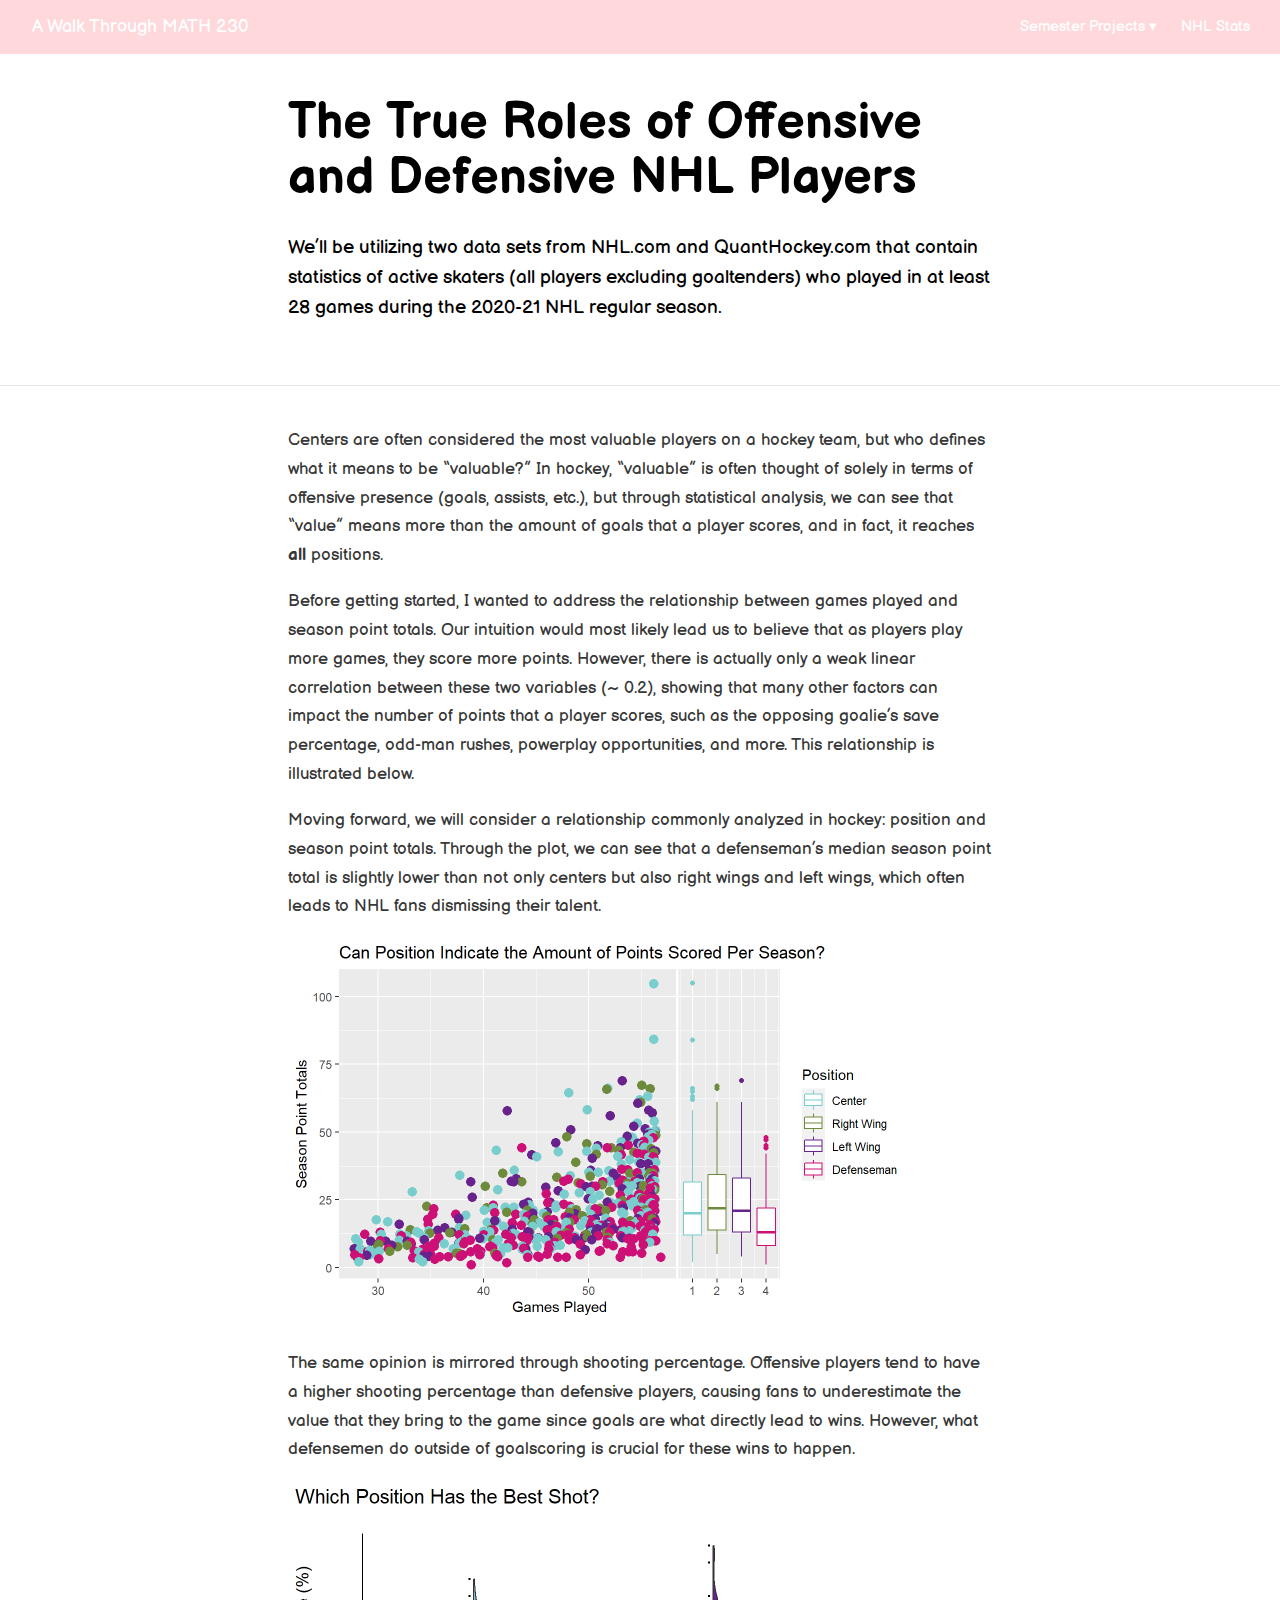
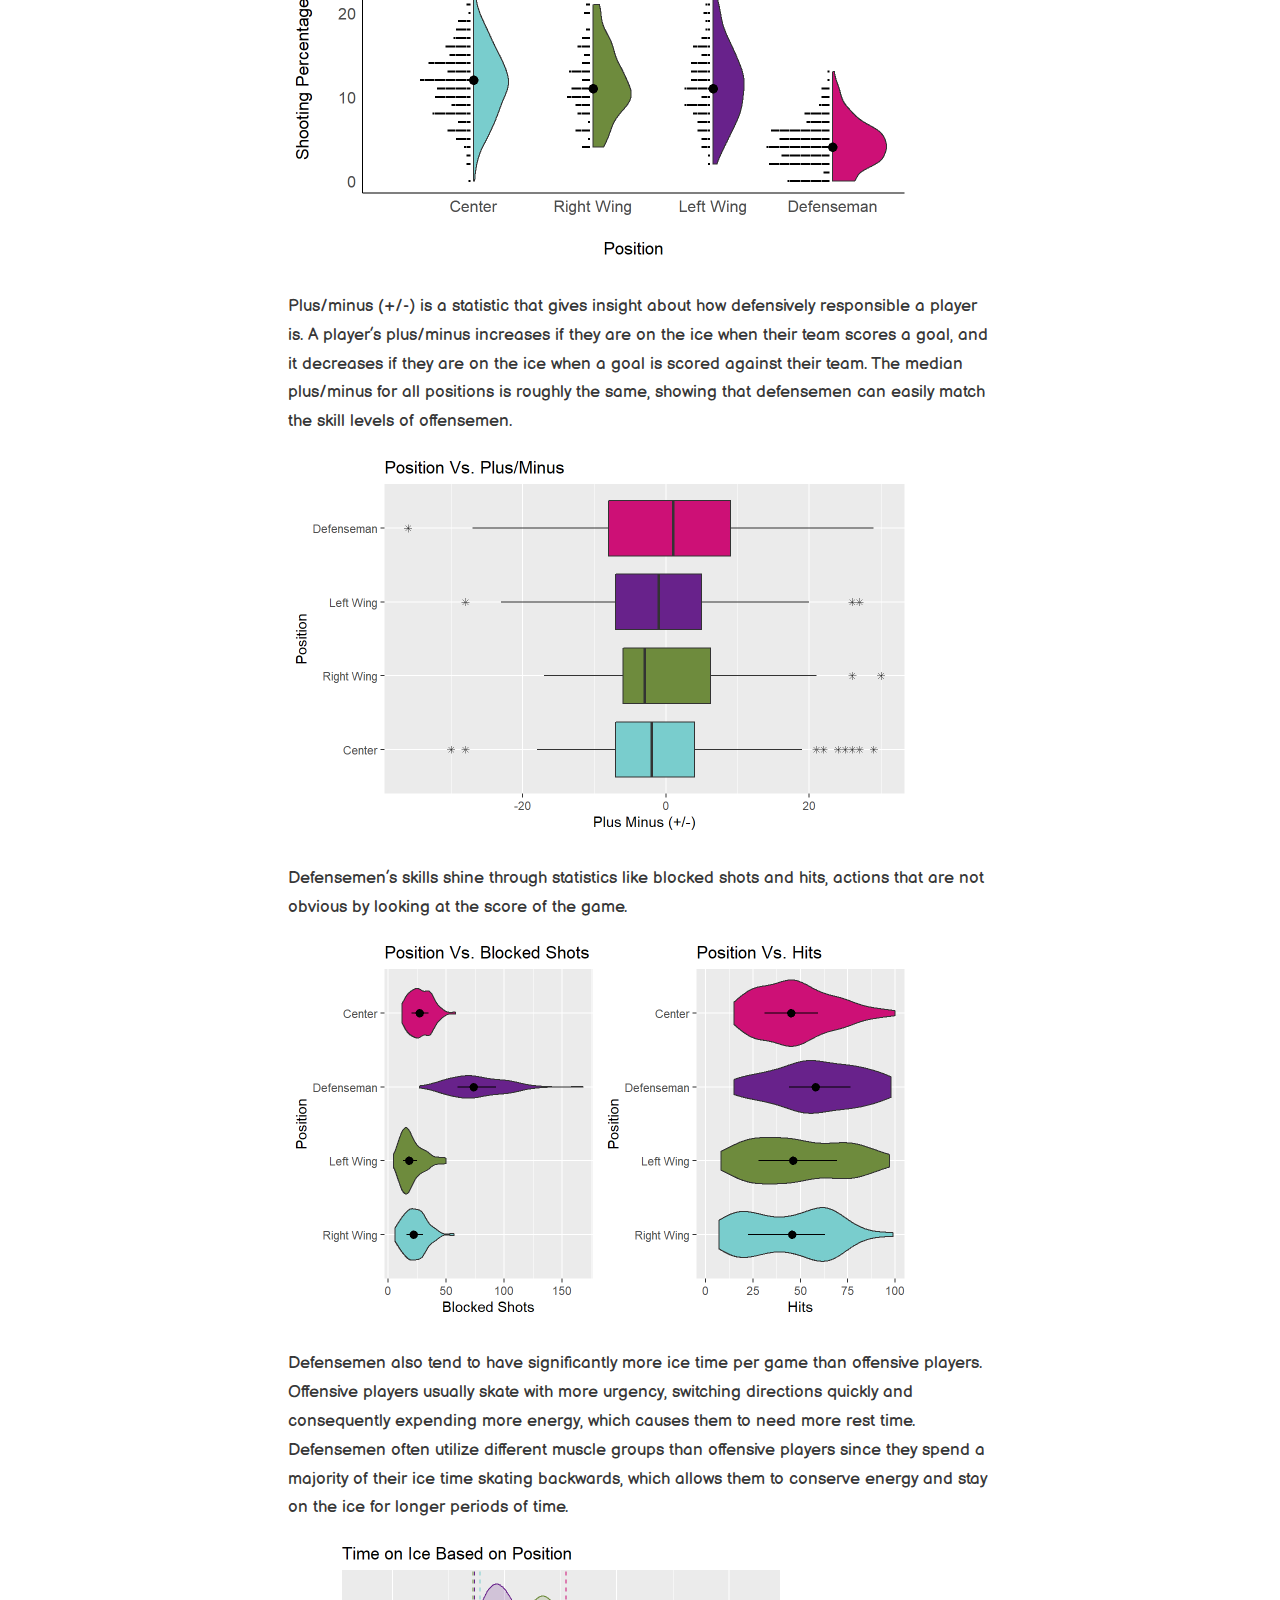
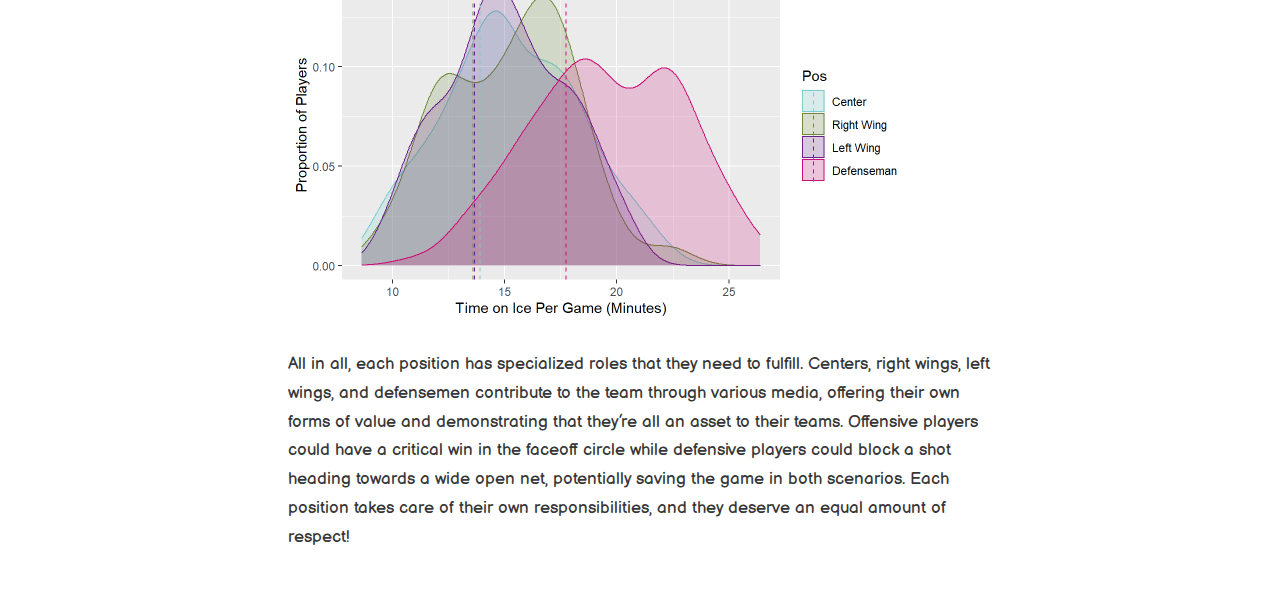
<file: GabbyMishler_Website/docs/NHL-Stats.html>
<!DOCTYPE html>

<html xmlns="http://www.w3.org/1999/xhtml" lang="" xml:lang="">

<head>
  <meta charset="utf-8"/>
  <meta name="viewport" content="width=device-width, initial-scale=1"/>
  <meta http-equiv="X-UA-Compatible" content="IE=Edge,chrome=1"/>
  <meta name="generator" content="distill" />

  <style type="text/css">
  /* Hide doc at startup (prevent jankiness while JS renders/transforms) */
  body {
    visibility: hidden;
  }
  </style>

 <!--radix_placeholder_import_source-->
 <!--/radix_placeholder_import_source-->

<style type="text/css">code{white-space: pre;}</style>
<style type="text/css" data-origin="pandoc">
pre > code.sourceCode { white-space: pre; position: relative; }
pre > code.sourceCode > span { display: inline-block; line-height: 1.25; }
pre > code.sourceCode > span:empty { height: 1.2em; }
.sourceCode { overflow: visible; }
code.sourceCode > span { color: inherit; text-decoration: inherit; }
div.sourceCode { margin: 1em 0; }
pre.sourceCode { margin: 0; }
@media screen {
div.sourceCode { overflow: auto; }
}
@media print {
pre > code.sourceCode { white-space: pre-wrap; }
pre > code.sourceCode > span { text-indent: -5em; padding-left: 5em; }
}
pre.numberSource code
  { counter-reset: source-line 0; }
pre.numberSource code > span
  { position: relative; left: -4em; counter-increment: source-line; }
pre.numberSource code > span > a:first-child::before
  { content: counter(source-line);
    position: relative; left: -1em; text-align: right; vertical-align: baseline;
    border: none; display: inline-block;
    -webkit-touch-callout: none; -webkit-user-select: none;
    -khtml-user-select: none; -moz-user-select: none;
    -ms-user-select: none; user-select: none;
    padding: 0 4px; width: 4em;
    color: #aaaaaa;
  }
pre.numberSource { margin-left: 3em; border-left: 1px solid #aaaaaa;  padding-left: 4px; }
div.sourceCode
  {   }
@media screen {
pre > code.sourceCode > span > a:first-child::before { text-decoration: underline; }
}
code span.al { color: #ad0000; } /* Alert */
code span.an { color: #5e5e5e; } /* Annotation */
code span.at { } /* Attribute */
code span.bn { color: #ad0000; } /* BaseN */
code span.bu { } /* BuiltIn */
code span.cf { color: #007ba5; } /* ControlFlow */
code span.ch { color: #20794d; } /* Char */
code span.cn { color: #8f5902; } /* Constant */
code span.co { color: #5e5e5e; } /* Comment */
code span.cv { color: #5e5e5e; font-style: italic; } /* CommentVar */
code span.do { color: #5e5e5e; font-style: italic; } /* Documentation */
code span.dt { color: #ad0000; } /* DataType */
code span.dv { color: #ad0000; } /* DecVal */
code span.er { color: #ad0000; } /* Error */
code span.ex { } /* Extension */
code span.fl { color: #ad0000; } /* Float */
code span.fu { color: #4758ab; } /* Function */
code span.im { } /* Import */
code span.in { color: #5e5e5e; } /* Information */
code span.kw { color: #007ba5; } /* Keyword */
code span.op { color: #5e5e5e; } /* Operator */
code span.ot { color: #007ba5; } /* Other */
code span.pp { color: #ad0000; } /* Preprocessor */
code span.sc { color: #5e5e5e; } /* SpecialChar */
code span.ss { color: #20794d; } /* SpecialString */
code span.st { color: #20794d; } /* String */
code span.va { color: #111111; } /* Variable */
code span.vs { color: #20794d; } /* VerbatimString */
code span.wa { color: #5e5e5e; font-style: italic; } /* Warning */
</style>


  <!--radix_placeholder_meta_tags-->
  <title>A Walk Through MATH 230: The True Roles of Offensive and Defensive NHL Players</title>

  <meta property="description" itemprop="description" content="We&#39;ll be utilizing two data sets from NHL.com and QuantHockey.com that contain statistics of active skaters (all players excluding goaltenders) who played in at least 28 games during the 2020-21 NHL regular season."/>



  <!--  https://developers.facebook.com/docs/sharing/webmasters#markup -->
  <meta property="og:title" content="A Walk Through MATH 230: The True Roles of Offensive and Defensive NHL Players"/>
  <meta property="og:type" content="article"/>
  <meta property="og:description" content="We&#39;ll be utilizing two data sets from NHL.com and QuantHockey.com that contain statistics of active skaters (all players excluding goaltenders) who played in at least 28 games during the 2020-21 NHL regular season."/>
  <meta property="og:locale" content="en_US"/>
  <meta property="og:site_name" content="A Walk Through MATH 230"/>

  <!--  https://dev.twitter.com/cards/types/summary -->
  <meta property="twitter:card" content="summary"/>
  <meta property="twitter:title" content="A Walk Through MATH 230: The True Roles of Offensive and Defensive NHL Players"/>
  <meta property="twitter:description" content="We&#39;ll be utilizing two data sets from NHL.com and QuantHockey.com that contain statistics of active skaters (all players excluding goaltenders) who played in at least 28 games during the 2020-21 NHL regular season."/>

  <!--/radix_placeholder_meta_tags-->
  <!--radix_placeholder_rmarkdown_metadata-->

  <script type="text/json" id="radix-rmarkdown-metadata">
  {"type":"list","attributes":{"names":{"type":"character","attributes":{},"value":["title","description","site"]}},"value":[{"type":"character","attributes":{},"value":["The True Roles of Offensive and Defensive NHL Players"]},{"type":"character","attributes":{},"value":["We'll be utilizing two data sets from NHL.com and QuantHockey.com that contain statistics of active skaters (all players excluding goaltenders) who played in at least 28 games during the 2020-21 NHL regular season. \n"]},{"type":"character","attributes":{},"value":["distill::distill_website"]}]}
  </script>
  <!--/radix_placeholder_rmarkdown_metadata-->
  <!--radix_placeholder_navigation_in_header-->
  <meta name="distill:offset" content=""/>

  <script type="application/javascript">

    window.headroom_prevent_pin = false;

    window.document.addEventListener("DOMContentLoaded", function (event) {

      // initialize headroom for banner
      var header = $('header').get(0);
      var headerHeight = header.offsetHeight;
      var headroom = new Headroom(header, {
        tolerance: 5,
        onPin : function() {
          if (window.headroom_prevent_pin) {
            window.headroom_prevent_pin = false;
            headroom.unpin();
          }
        }
      });
      headroom.init();
      if(window.location.hash)
        headroom.unpin();
      $(header).addClass('headroom--transition');

      // offset scroll location for banner on hash change
      // (see: https://github.com/WickyNilliams/headroom.js/issues/38)
      window.addEventListener("hashchange", function(event) {
        window.scrollTo(0, window.pageYOffset - (headerHeight + 25));
      });

      // responsive menu
      $('.distill-site-header').each(function(i, val) {
        var topnav = $(this);
        var toggle = topnav.find('.nav-toggle');
        toggle.on('click', function() {
          topnav.toggleClass('responsive');
        });
      });

      // nav dropdowns
      $('.nav-dropbtn').click(function(e) {
        $(this).next('.nav-dropdown-content').toggleClass('nav-dropdown-active');
        $(this).parent().siblings('.nav-dropdown')
           .children('.nav-dropdown-content').removeClass('nav-dropdown-active');
      });
      $("body").click(function(e){
        $('.nav-dropdown-content').removeClass('nav-dropdown-active');
      });
      $(".nav-dropdown").click(function(e){
        e.stopPropagation();
      });
    });
  </script>

  <style type="text/css">

  /* Theme (user-documented overrideables for nav appearance) */

  .distill-site-nav {
    color: rgba(255, 255, 255, 0.8);
    background-color: #0F2E3D;
    font-size: 15px;
    font-weight: 300;
  }

  .distill-site-nav a {
    color: inherit;
    text-decoration: none;
  }

  .distill-site-nav a:hover {
    color: white;
  }

  @media print {
    .distill-site-nav {
      display: none;
    }
  }

  .distill-site-header {

  }

  .distill-site-footer {

  }


  /* Site Header */

  .distill-site-header {
    width: 100%;
    box-sizing: border-box;
    z-index: 3;
  }

  .distill-site-header .nav-left {
    display: inline-block;
    margin-left: 8px;
  }

  @media screen and (max-width: 768px) {
    .distill-site-header .nav-left {
      margin-left: 0;
    }
  }


  .distill-site-header .nav-right {
    float: right;
    margin-right: 8px;
  }

  .distill-site-header a,
  .distill-site-header .title {
    display: inline-block;
    text-align: center;
    padding: 14px 10px 14px 10px;
  }

  .distill-site-header .title {
    font-size: 18px;
    min-width: 150px;
  }

  .distill-site-header .logo {
    padding: 0;
  }

  .distill-site-header .logo img {
    display: none;
    max-height: 20px;
    width: auto;
    margin-bottom: -4px;
  }

  .distill-site-header .nav-image img {
    max-height: 18px;
    width: auto;
    display: inline-block;
    margin-bottom: -3px;
  }



  @media screen and (min-width: 1000px) {
    .distill-site-header .logo img {
      display: inline-block;
    }
    .distill-site-header .nav-left {
      margin-left: 20px;
    }
    .distill-site-header .nav-right {
      margin-right: 20px;
    }
    .distill-site-header .title {
      padding-left: 12px;
    }
  }


  .distill-site-header .nav-toggle {
    display: none;
  }

  .nav-dropdown {
    display: inline-block;
    position: relative;
  }

  .nav-dropdown .nav-dropbtn {
    border: none;
    outline: none;
    color: rgba(255, 255, 255, 0.8);
    padding: 16px 10px;
    background-color: transparent;
    font-family: inherit;
    font-size: inherit;
    font-weight: inherit;
    margin: 0;
    margin-top: 1px;
    z-index: 2;
  }

  .nav-dropdown-content {
    display: none;
    position: absolute;
    background-color: white;
    min-width: 200px;
    border: 1px solid rgba(0,0,0,0.15);
    border-radius: 4px;
    box-shadow: 0px 8px 16px 0px rgba(0,0,0,0.1);
    z-index: 1;
    margin-top: 2px;
    white-space: nowrap;
    padding-top: 4px;
    padding-bottom: 4px;
  }

  .nav-dropdown-content hr {
    margin-top: 4px;
    margin-bottom: 4px;
    border: none;
    border-bottom: 1px solid rgba(0, 0, 0, 0.1);
  }

  .nav-dropdown-active {
    display: block;
  }

  .nav-dropdown-content a, .nav-dropdown-content .nav-dropdown-header {
    color: black;
    padding: 6px 24px;
    text-decoration: none;
    display: block;
    text-align: left;
  }

  .nav-dropdown-content .nav-dropdown-header {
    display: block;
    padding: 5px 24px;
    padding-bottom: 0;
    text-transform: uppercase;
    font-size: 14px;
    color: #999999;
    white-space: nowrap;
  }

  .nav-dropdown:hover .nav-dropbtn {
    color: white;
  }

  .nav-dropdown-content a:hover {
    background-color: #ddd;
    color: black;
  }

  .nav-right .nav-dropdown-content {
    margin-left: -45%;
    right: 0;
  }

  @media screen and (max-width: 768px) {
    .distill-site-header a, .distill-site-header .nav-dropdown  {display: none;}
    .distill-site-header a.nav-toggle {
      float: right;
      display: block;
    }
    .distill-site-header .title {
      margin-left: 0;
    }
    .distill-site-header .nav-right {
      margin-right: 0;
    }
    .distill-site-header {
      overflow: hidden;
    }
    .nav-right .nav-dropdown-content {
      margin-left: 0;
    }
  }


  @media screen and (max-width: 768px) {
    .distill-site-header.responsive {position: relative; min-height: 500px; }
    .distill-site-header.responsive a.nav-toggle {
      position: absolute;
      right: 0;
      top: 0;
    }
    .distill-site-header.responsive a,
    .distill-site-header.responsive .nav-dropdown {
      display: block;
      text-align: left;
    }
    .distill-site-header.responsive .nav-left,
    .distill-site-header.responsive .nav-right {
      width: 100%;
    }
    .distill-site-header.responsive .nav-dropdown {float: none;}
    .distill-site-header.responsive .nav-dropdown-content {position: relative;}
    .distill-site-header.responsive .nav-dropdown .nav-dropbtn {
      display: block;
      width: 100%;
      text-align: left;
    }
  }

  /* Site Footer */

  .distill-site-footer {
    width: 100%;
    overflow: hidden;
    box-sizing: border-box;
    z-index: 3;
    margin-top: 30px;
    padding-top: 30px;
    padding-bottom: 30px;
    text-align: center;
  }

  /* Headroom */

  d-title {
    padding-top: 6rem;
  }

  @media print {
    d-title {
      padding-top: 4rem;
    }
  }

  .headroom {
    z-index: 1000;
    position: fixed;
    top: 0;
    left: 0;
    right: 0;
  }

  .headroom--transition {
    transition: all .4s ease-in-out;
  }

  .headroom--unpinned {
    top: -100px;
  }

  .headroom--pinned {
    top: 0;
  }

  /* adjust viewport for navbar height */
  /* helps vertically center bootstrap (non-distill) content */
  .min-vh-100 {
    min-height: calc(100vh - 100px) !important;
  }

  </style>

  <script src="site_libs/jquery-3.6.0/jquery-3.6.0.min.js"></script>
  <link href="site_libs/font-awesome-5.1.0/css/all.css" rel="stylesheet"/>
  <link href="site_libs/font-awesome-5.1.0/css/v4-shims.css" rel="stylesheet"/>
  <script src="site_libs/headroom-0.9.4/headroom.min.js"></script>
  <script src="site_libs/autocomplete-0.37.1/autocomplete.min.js"></script>
  <script src="site_libs/fuse-6.4.1/fuse.min.js"></script>

  <script type="application/javascript">

  function getMeta(metaName) {
    var metas = document.getElementsByTagName('meta');
    for (let i = 0; i < metas.length; i++) {
      if (metas[i].getAttribute('name') === metaName) {
        return metas[i].getAttribute('content');
      }
    }
    return '';
  }

  function offsetURL(url) {
    var offset = getMeta('distill:offset');
    return offset ? offset + '/' + url : url;
  }

  function createFuseIndex() {

    // create fuse index
    var options = {
      keys: [
        { name: 'title', weight: 20 },
        { name: 'categories', weight: 15 },
        { name: 'description', weight: 10 },
        { name: 'contents', weight: 5 },
      ],
      ignoreLocation: true,
      threshold: 0
    };
    var fuse = new window.Fuse([], options);

    // fetch the main search.json
    return fetch(offsetURL('search.json'))
      .then(function(response) {
        if (response.status == 200) {
          return response.json().then(function(json) {
            // index main articles
            json.articles.forEach(function(article) {
              fuse.add(article);
            });
            // download collections and index their articles
            return Promise.all(json.collections.map(function(collection) {
              return fetch(offsetURL(collection)).then(function(response) {
                if (response.status === 200) {
                  return response.json().then(function(articles) {
                    articles.forEach(function(article) {
                      fuse.add(article);
                    });
                  })
                } else {
                  return Promise.reject(
                    new Error('Unexpected status from search index request: ' +
                              response.status)
                  );
                }
              });
            })).then(function() {
              return fuse;
            });
          });

        } else {
          return Promise.reject(
            new Error('Unexpected status from search index request: ' +
                        response.status)
          );
        }
      });
  }

  window.document.addEventListener("DOMContentLoaded", function (event) {

    // get search element (bail if we don't have one)
    var searchEl = window.document.getElementById('distill-search');
    if (!searchEl)
      return;

    createFuseIndex()
      .then(function(fuse) {

        // make search box visible
        searchEl.classList.remove('hidden');

        // initialize autocomplete
        var options = {
          autoselect: true,
          hint: false,
          minLength: 2,
        };
        window.autocomplete(searchEl, options, [{
          source: function(query, callback) {
            const searchOptions = {
              isCaseSensitive: false,
              shouldSort: true,
              minMatchCharLength: 2,
              limit: 10,
            };
            var results = fuse.search(query, searchOptions);
            callback(results
              .map(function(result) { return result.item; })
            );
          },
          templates: {
            suggestion: function(suggestion) {
              var img = suggestion.preview && Object.keys(suggestion.preview).length > 0
                ? `<img src="${offsetURL(suggestion.preview)}"</img>`
                : '';
              var html = `
                <div class="search-item">
                  <h3>${suggestion.title}</h3>
                  <div class="search-item-description">
                    ${suggestion.description || ''}
                  </div>
                  <div class="search-item-preview">
                    ${img}
                  </div>
                </div>
              `;
              return html;
            }
          }
        }]).on('autocomplete:selected', function(event, suggestion) {
          window.location.href = offsetURL(suggestion.path);
        });
        // remove inline display style on autocompleter (we want to
        // manage responsive display via css)
        $('.algolia-autocomplete').css("display", "");
      })
      .catch(function(error) {
        console.log(error);
      });

  });

  </script>

  <style type="text/css">

  .nav-search {
    font-size: x-small;
  }

  /* Algolioa Autocomplete */

  .algolia-autocomplete {
    display: inline-block;
    margin-left: 10px;
    vertical-align: sub;
    background-color: white;
    color: black;
    padding: 6px;
    padding-top: 8px;
    padding-bottom: 0;
    border-radius: 6px;
    border: 1px #0F2E3D solid;
    width: 180px;
  }


  @media screen and (max-width: 768px) {
    .distill-site-nav .algolia-autocomplete {
      display: none;
      visibility: hidden;
    }
    .distill-site-nav.responsive .algolia-autocomplete {
      display: inline-block;
      visibility: visible;
    }
    .distill-site-nav.responsive .algolia-autocomplete .aa-dropdown-menu {
      margin-left: 0;
      width: 400px;
      max-height: 400px;
    }
  }

  .algolia-autocomplete .aa-input, .algolia-autocomplete .aa-hint {
    width: 90%;
    outline: none;
    border: none;
  }

  .algolia-autocomplete .aa-hint {
    color: #999;
  }
  .algolia-autocomplete .aa-dropdown-menu {
    width: 550px;
    max-height: 70vh;
    overflow-x: visible;
    overflow-y: scroll;
    padding: 5px;
    margin-top: 3px;
    margin-left: -150px;
    background-color: #fff;
    border-radius: 5px;
    border: 1px solid #999;
    border-top: none;
  }

  .algolia-autocomplete .aa-dropdown-menu .aa-suggestion {
    cursor: pointer;
    padding: 5px 4px;
    border-bottom: 1px solid #eee;
  }

  .algolia-autocomplete .aa-dropdown-menu .aa-suggestion:last-of-type {
    border-bottom: none;
    margin-bottom: 2px;
  }

  .algolia-autocomplete .aa-dropdown-menu .aa-suggestion .search-item {
    overflow: hidden;
    font-size: 0.8em;
    line-height: 1.4em;
  }

  .algolia-autocomplete .aa-dropdown-menu .aa-suggestion .search-item h3 {
    font-size: 1rem;
    margin-block-start: 0;
    margin-block-end: 5px;
  }

  .algolia-autocomplete .aa-dropdown-menu .aa-suggestion .search-item-description {
    display: inline-block;
    overflow: hidden;
    height: 2.8em;
    width: 80%;
    margin-right: 4%;
  }

  .algolia-autocomplete .aa-dropdown-menu .aa-suggestion .search-item-preview {
    display: inline-block;
    width: 15%;
  }

  .algolia-autocomplete .aa-dropdown-menu .aa-suggestion .search-item-preview img {
    height: 3em;
    width: auto;
    display: none;
  }

  .algolia-autocomplete .aa-dropdown-menu .aa-suggestion .search-item-preview img[src] {
    display: initial;
  }

  .algolia-autocomplete .aa-dropdown-menu .aa-suggestion.aa-cursor {
    background-color: #eee;
  }
  .algolia-autocomplete .aa-dropdown-menu .aa-suggestion em {
    font-weight: bold;
    font-style: normal;
  }

  </style>


  <!--/radix_placeholder_navigation_in_header-->
  <!--radix_placeholder_distill-->

  <style type="text/css">

  body {
    background-color: white;
  }

  .pandoc-table {
    width: 100%;
  }

  .pandoc-table>caption {
    margin-bottom: 10px;
  }

  .pandoc-table th:not([align]) {
    text-align: left;
  }

  .pagedtable-footer {
    font-size: 15px;
  }

  d-byline .byline {
    grid-template-columns: 2fr 2fr;
  }

  d-byline .byline h3 {
    margin-block-start: 1.5em;
  }

  d-byline .byline .authors-affiliations h3 {
    margin-block-start: 0.5em;
  }

  .authors-affiliations .orcid-id {
    width: 16px;
    height:16px;
    margin-left: 4px;
    margin-right: 4px;
    vertical-align: middle;
    padding-bottom: 2px;
  }

  d-title .dt-tags {
    margin-top: 1em;
    grid-column: text;
  }

  .dt-tags .dt-tag {
    text-decoration: none;
    display: inline-block;
    color: rgba(0,0,0,0.6);
    padding: 0em 0.4em;
    margin-right: 0.5em;
    margin-bottom: 0.4em;
    font-size: 70%;
    border: 1px solid rgba(0,0,0,0.2);
    border-radius: 3px;
    text-transform: uppercase;
    font-weight: 500;
  }

  d-article table.gt_table td,
  d-article table.gt_table th {
    border-bottom: none;
  }

  .html-widget {
    margin-bottom: 2.0em;
  }

  .l-screen-inset {
    padding-right: 16px;
  }

  .l-screen .caption {
    margin-left: 10px;
  }

  .shaded {
    background: rgb(247, 247, 247);
    padding-top: 20px;
    padding-bottom: 20px;
    border-top: 1px solid rgba(0, 0, 0, 0.1);
    border-bottom: 1px solid rgba(0, 0, 0, 0.1);
  }

  .shaded .html-widget {
    margin-bottom: 0;
    border: 1px solid rgba(0, 0, 0, 0.1);
  }

  .shaded .shaded-content {
    background: white;
  }

  .text-output {
    margin-top: 0;
    line-height: 1.5em;
  }

  .hidden {
    display: none !important;
  }

  d-article {
    padding-top: 2.5rem;
    padding-bottom: 30px;
  }

  d-appendix {
    padding-top: 30px;
  }

  d-article>p>img {
    width: 100%;
  }

  d-article h2 {
    margin: 1rem 0 1.5rem 0;
  }

  d-article h3 {
    margin-top: 1.5rem;
  }

  d-article iframe {
    border: 1px solid rgba(0, 0, 0, 0.1);
    margin-bottom: 2.0em;
    width: 100%;
  }

  /* Tweak code blocks */

  d-article div.sourceCode code,
  d-article pre code {
    font-family: Consolas, Monaco, 'Andale Mono', 'Ubuntu Mono', monospace;
  }

  d-article pre,
  d-article div.sourceCode,
  d-article div.sourceCode pre {
    overflow: auto;
  }

  d-article div.sourceCode {
    background-color: white;
  }

  d-article div.sourceCode pre {
    padding-left: 10px;
    font-size: 12px;
    border-left: 2px solid rgba(0,0,0,0.1);
  }

  d-article pre {
    font-size: 12px;
    color: black;
    background: none;
    margin-top: 0;
    text-align: left;
    white-space: pre;
    word-spacing: normal;
    word-break: normal;
    word-wrap: normal;
    line-height: 1.5;

    -moz-tab-size: 4;
    -o-tab-size: 4;
    tab-size: 4;

    -webkit-hyphens: none;
    -moz-hyphens: none;
    -ms-hyphens: none;
    hyphens: none;
  }

  d-article pre a {
    border-bottom: none;
  }

  d-article pre a:hover {
    border-bottom: none;
    text-decoration: underline;
  }

  d-article details {
    grid-column: text;
    margin-bottom: 0.8em;
  }

  @media(min-width: 768px) {

  d-article pre,
  d-article div.sourceCode,
  d-article div.sourceCode pre {
    overflow: visible !important;
  }

  d-article div.sourceCode pre {
    padding-left: 18px;
    font-size: 14px;
  }

  d-article pre {
    font-size: 14px;
  }

  }

  figure img.external {
    background: white;
    border: 1px solid rgba(0, 0, 0, 0.1);
    box-shadow: 0 1px 8px rgba(0, 0, 0, 0.1);
    padding: 18px;
    box-sizing: border-box;
  }

  /* CSS for d-contents */

  .d-contents {
    grid-column: text;
    color: rgba(0,0,0,0.8);
    font-size: 0.9em;
    padding-bottom: 1em;
    margin-bottom: 1em;
    padding-bottom: 0.5em;
    margin-bottom: 1em;
    padding-left: 0.25em;
    justify-self: start;
  }

  @media(min-width: 1000px) {
    .d-contents.d-contents-float {
      height: 0;
      grid-column-start: 1;
      grid-column-end: 4;
      justify-self: center;
      padding-right: 3em;
      padding-left: 2em;
    }
  }

  .d-contents nav h3 {
    font-size: 18px;
    margin-top: 0;
    margin-bottom: 1em;
  }

  .d-contents li {
    list-style-type: none
  }

  .d-contents nav > ul {
    padding-left: 0;
  }

  .d-contents ul {
    padding-left: 1em
  }

  .d-contents nav ul li {
    margin-top: 0.6em;
    margin-bottom: 0.2em;
  }

  .d-contents nav a {
    font-size: 13px;
    border-bottom: none;
    text-decoration: none
    color: rgba(0, 0, 0, 0.8);
  }

  .d-contents nav a:hover {
    text-decoration: underline solid rgba(0, 0, 0, 0.6)
  }

  .d-contents nav > ul > li > a {
    font-weight: 600;
  }

  .d-contents nav > ul > li > ul {
    font-weight: inherit;
  }

  .d-contents nav > ul > li > ul > li {
    margin-top: 0.2em;
  }


  .d-contents nav ul {
    margin-top: 0;
    margin-bottom: 0.25em;
  }

  .d-article-with-toc h2:nth-child(2) {
    margin-top: 0;
  }


  /* Figure */

  .figure {
    position: relative;
    margin-bottom: 2.5em;
    margin-top: 1.5em;
  }

  .figure img {
    width: 100%;
  }

  .figure .caption {
    color: rgba(0, 0, 0, 0.6);
    font-size: 12px;
    line-height: 1.5em;
  }

  .figure img.external {
    background: white;
    border: 1px solid rgba(0, 0, 0, 0.1);
    box-shadow: 0 1px 8px rgba(0, 0, 0, 0.1);
    padding: 18px;
    box-sizing: border-box;
  }

  .figure .caption a {
    color: rgba(0, 0, 0, 0.6);
  }

  .figure .caption b,
  .figure .caption strong, {
    font-weight: 600;
    color: rgba(0, 0, 0, 1.0);
  }

  /* Citations */

  d-article .citation {
    color: inherit;
    cursor: inherit;
  }

  div.hanging-indent{
    margin-left: 1em; text-indent: -1em;
  }

  /* Citation hover box */

  .tippy-box[data-theme~=light-border] {
    background-color: rgba(250, 250, 250, 0.95);
  }

  .tippy-content > p {
    margin-bottom: 0;
    padding: 2px;
  }


  /* Tweak 1000px media break to show more text */

  @media(min-width: 1000px) {
    .base-grid,
    distill-header,
    d-title,
    d-abstract,
    d-article,
    d-appendix,
    distill-appendix,
    d-byline,
    d-footnote-list,
    d-citation-list,
    distill-footer {
      grid-template-columns: [screen-start] 1fr [page-start kicker-start] 80px [middle-start] 50px [text-start kicker-end] 65px 65px 65px 65px 65px 65px 65px 65px [text-end gutter-start] 65px [middle-end] 65px [page-end gutter-end] 1fr [screen-end];
      grid-column-gap: 16px;
    }

    .grid {
      grid-column-gap: 16px;
    }

    d-article {
      font-size: 1.06rem;
      line-height: 1.7em;
    }
    figure .caption, .figure .caption, figure figcaption {
      font-size: 13px;
    }
  }

  @media(min-width: 1180px) {
    .base-grid,
    distill-header,
    d-title,
    d-abstract,
    d-article,
    d-appendix,
    distill-appendix,
    d-byline,
    d-footnote-list,
    d-citation-list,
    distill-footer {
      grid-template-columns: [screen-start] 1fr [page-start kicker-start] 60px [middle-start] 60px [text-start kicker-end] 60px 60px 60px 60px 60px 60px 60px 60px [text-end gutter-start] 60px [middle-end] 60px [page-end gutter-end] 1fr [screen-end];
      grid-column-gap: 32px;
    }

    .grid {
      grid-column-gap: 32px;
    }
  }


  /* Get the citation styles for the appendix (not auto-injected on render since
     we do our own rendering of the citation appendix) */

  d-appendix .citation-appendix,
  .d-appendix .citation-appendix {
    font-size: 11px;
    line-height: 15px;
    border-left: 1px solid rgba(0, 0, 0, 0.1);
    padding-left: 18px;
    border: 1px solid rgba(0,0,0,0.1);
    background: rgba(0, 0, 0, 0.02);
    padding: 10px 18px;
    border-radius: 3px;
    color: rgba(150, 150, 150, 1);
    overflow: hidden;
    margin-top: -12px;
    white-space: pre-wrap;
    word-wrap: break-word;
  }

  /* Include appendix styles here so they can be overridden */

  d-appendix {
    contain: layout style;
    font-size: 0.8em;
    line-height: 1.7em;
    margin-top: 60px;
    margin-bottom: 0;
    border-top: 1px solid rgba(0, 0, 0, 0.1);
    color: rgba(0,0,0,0.5);
    padding-top: 60px;
    padding-bottom: 48px;
  }

  d-appendix h3 {
    grid-column: page-start / text-start;
    font-size: 15px;
    font-weight: 500;
    margin-top: 1em;
    margin-bottom: 0;
    color: rgba(0,0,0,0.65);
  }

  d-appendix h3 + * {
    margin-top: 1em;
  }

  d-appendix ol {
    padding: 0 0 0 15px;
  }

  @media (min-width: 768px) {
    d-appendix ol {
      padding: 0 0 0 30px;
      margin-left: -30px;
    }
  }

  d-appendix li {
    margin-bottom: 1em;
  }

  d-appendix a {
    color: rgba(0, 0, 0, 0.6);
  }

  d-appendix > * {
    grid-column: text;
  }

  d-appendix > d-footnote-list,
  d-appendix > d-citation-list,
  d-appendix > distill-appendix {
    grid-column: screen;
  }

  /* Include footnote styles here so they can be overridden */

  d-footnote-list {
    contain: layout style;
  }

  d-footnote-list > * {
    grid-column: text;
  }

  d-footnote-list a.footnote-backlink {
    color: rgba(0,0,0,0.3);
    padding-left: 0.5em;
  }



  /* Anchor.js */

  .anchorjs-link {
    /*transition: all .25s linear; */
    text-decoration: none;
    border-bottom: none;
  }
  *:hover > .anchorjs-link {
    margin-left: -1.125em !important;
    text-decoration: none;
    border-bottom: none;
  }

  /* Social footer */

  .social_footer {
    margin-top: 30px;
    margin-bottom: 0;
    color: rgba(0,0,0,0.67);
  }

  .disqus-comments {
    margin-right: 30px;
  }

  .disqus-comment-count {
    border-bottom: 1px solid rgba(0, 0, 0, 0.4);
    cursor: pointer;
  }

  #disqus_thread {
    margin-top: 30px;
  }

  .article-sharing a {
    border-bottom: none;
    margin-right: 8px;
  }

  .article-sharing a:hover {
    border-bottom: none;
  }

  .sidebar-section.subscribe {
    font-size: 12px;
    line-height: 1.6em;
  }

  .subscribe p {
    margin-bottom: 0.5em;
  }


  .article-footer .subscribe {
    font-size: 15px;
    margin-top: 45px;
  }


  .sidebar-section.custom {
    font-size: 12px;
    line-height: 1.6em;
  }

  .custom p {
    margin-bottom: 0.5em;
  }

  /* Styles for listing layout (hide title) */
  .layout-listing d-title, .layout-listing .d-title {
    display: none;
  }

  /* Styles for posts lists (not auto-injected) */


  .posts-with-sidebar {
    padding-left: 45px;
    padding-right: 45px;
  }

  .posts-list .description h2,
  .posts-list .description p {
    font-family: -apple-system, BlinkMacSystemFont, "Segoe UI", Roboto, Oxygen, Ubuntu, Cantarell, "Fira Sans", "Droid Sans", "Helvetica Neue", Arial, sans-serif;
  }

  .posts-list .description h2 {
    font-weight: 700;
    border-bottom: none;
    padding-bottom: 0;
  }

  .posts-list h2.post-tag {
    border-bottom: 1px solid rgba(0, 0, 0, 0.2);
    padding-bottom: 12px;
  }
  .posts-list {
    margin-top: 60px;
    margin-bottom: 24px;
  }

  .posts-list .post-preview {
    text-decoration: none;
    overflow: hidden;
    display: block;
    border-bottom: 1px solid rgba(0, 0, 0, 0.1);
    padding: 24px 0;
  }

  .post-preview-last {
    border-bottom: none !important;
  }

  .posts-list .posts-list-caption {
    grid-column: screen;
    font-weight: 400;
  }

  .posts-list .post-preview h2 {
    margin: 0 0 6px 0;
    line-height: 1.2em;
    font-style: normal;
    font-size: 24px;
  }

  .posts-list .post-preview p {
    margin: 0 0 12px 0;
    line-height: 1.4em;
    font-size: 16px;
  }

  .posts-list .post-preview .thumbnail {
    box-sizing: border-box;
    margin-bottom: 24px;
    position: relative;
    max-width: 500px;
  }
  .posts-list .post-preview img {
    width: 100%;
    display: block;
  }

  .posts-list .metadata {
    font-size: 12px;
    line-height: 1.4em;
    margin-bottom: 18px;
  }

  .posts-list .metadata > * {
    display: inline-block;
  }

  .posts-list .metadata .publishedDate {
    margin-right: 2em;
  }

  .posts-list .metadata .dt-authors {
    display: block;
    margin-top: 0.3em;
    margin-right: 2em;
  }

  .posts-list .dt-tags {
    display: block;
    line-height: 1em;
  }

  .posts-list .dt-tags .dt-tag {
    display: inline-block;
    color: rgba(0,0,0,0.6);
    padding: 0.3em 0.4em;
    margin-right: 0.2em;
    margin-bottom: 0.4em;
    font-size: 60%;
    border: 1px solid rgba(0,0,0,0.2);
    border-radius: 3px;
    text-transform: uppercase;
    font-weight: 500;
  }

  .posts-list img {
    opacity: 1;
  }

  .posts-list img[data-src] {
    opacity: 0;
  }

  .posts-more {
    clear: both;
  }


  .posts-sidebar {
    font-size: 16px;
  }

  .posts-sidebar h3 {
    font-size: 16px;
    margin-top: 0;
    margin-bottom: 0.5em;
    font-weight: 400;
    text-transform: uppercase;
  }

  .sidebar-section {
    margin-bottom: 30px;
  }

  .categories ul {
    list-style-type: none;
    margin: 0;
    padding: 0;
  }

  .categories li {
    color: rgba(0, 0, 0, 0.8);
    margin-bottom: 0;
  }

  .categories li>a {
    border-bottom: none;
  }

  .categories li>a:hover {
    border-bottom: 1px solid rgba(0, 0, 0, 0.4);
  }

  .categories .active {
    font-weight: 600;
  }

  .categories .category-count {
    color: rgba(0, 0, 0, 0.4);
  }


  @media(min-width: 768px) {
    .posts-list .post-preview h2 {
      font-size: 26px;
    }
    .posts-list .post-preview .thumbnail {
      float: right;
      width: 30%;
      margin-bottom: 0;
    }
    .posts-list .post-preview .description {
      float: left;
      width: 45%;
    }
    .posts-list .post-preview .metadata {
      float: left;
      width: 20%;
      margin-top: 8px;
    }
    .posts-list .post-preview p {
      margin: 0 0 12px 0;
      line-height: 1.5em;
      font-size: 16px;
    }
    .posts-with-sidebar .posts-list {
      float: left;
      width: 75%;
    }
    .posts-with-sidebar .posts-sidebar {
      float: right;
      width: 20%;
      margin-top: 60px;
      padding-top: 24px;
      padding-bottom: 24px;
    }
  }


  /* Improve display for browsers without grid (IE/Edge <= 15) */

  .downlevel {
    line-height: 1.6em;
    font-family: -apple-system, BlinkMacSystemFont, "Segoe UI", Roboto, Oxygen, Ubuntu, Cantarell, "Fira Sans", "Droid Sans", "Helvetica Neue", Arial, sans-serif;
    margin: 0;
  }

  .downlevel .d-title {
    padding-top: 6rem;
    padding-bottom: 1.5rem;
  }

  .downlevel .d-title h1 {
    font-size: 50px;
    font-weight: 700;
    line-height: 1.1em;
    margin: 0 0 0.5rem;
  }

  .downlevel .d-title p {
    font-weight: 300;
    font-size: 1.2rem;
    line-height: 1.55em;
    margin-top: 0;
  }

  .downlevel .d-byline {
    padding-top: 0.8em;
    padding-bottom: 0.8em;
    font-size: 0.8rem;
    line-height: 1.8em;
  }

  .downlevel .section-separator {
    border: none;
    border-top: 1px solid rgba(0, 0, 0, 0.1);
  }

  .downlevel .d-article {
    font-size: 1.06rem;
    line-height: 1.7em;
    padding-top: 1rem;
    padding-bottom: 2rem;
  }


  .downlevel .d-appendix {
    padding-left: 0;
    padding-right: 0;
    max-width: none;
    font-size: 0.8em;
    line-height: 1.7em;
    margin-bottom: 0;
    color: rgba(0,0,0,0.5);
    padding-top: 40px;
    padding-bottom: 48px;
  }

  .downlevel .footnotes ol {
    padding-left: 13px;
  }

  .downlevel .base-grid,
  .downlevel .distill-header,
  .downlevel .d-title,
  .downlevel .d-abstract,
  .downlevel .d-article,
  .downlevel .d-appendix,
  .downlevel .distill-appendix,
  .downlevel .d-byline,
  .downlevel .d-footnote-list,
  .downlevel .d-citation-list,
  .downlevel .distill-footer,
  .downlevel .appendix-bottom,
  .downlevel .posts-container {
    padding-left: 40px;
    padding-right: 40px;
  }

  @media(min-width: 768px) {
    .downlevel .base-grid,
    .downlevel .distill-header,
    .downlevel .d-title,
    .downlevel .d-abstract,
    .downlevel .d-article,
    .downlevel .d-appendix,
    .downlevel .distill-appendix,
    .downlevel .d-byline,
    .downlevel .d-footnote-list,
    .downlevel .d-citation-list,
    .downlevel .distill-footer,
    .downlevel .appendix-bottom,
    .downlevel .posts-container {
    padding-left: 150px;
    padding-right: 150px;
    max-width: 900px;
  }
  }

  .downlevel pre code {
    display: block;
    border-left: 2px solid rgba(0, 0, 0, .1);
    padding: 0 0 0 20px;
    font-size: 14px;
  }

  .downlevel code, .downlevel pre {
    color: black;
    background: none;
    font-family: Consolas, Monaco, 'Andale Mono', 'Ubuntu Mono', monospace;
    text-align: left;
    white-space: pre;
    word-spacing: normal;
    word-break: normal;
    word-wrap: normal;
    line-height: 1.5;

    -moz-tab-size: 4;
    -o-tab-size: 4;
    tab-size: 4;

    -webkit-hyphens: none;
    -moz-hyphens: none;
    -ms-hyphens: none;
    hyphens: none;
  }

  .downlevel .posts-list .post-preview {
    color: inherit;
  }



  </style>

  <script type="application/javascript">

  function is_downlevel_browser() {
    if (bowser.isUnsupportedBrowser({ msie: "12", msedge: "16"},
                                   window.navigator.userAgent)) {
      return true;
    } else {
      return window.load_distill_framework === undefined;
    }
  }

  // show body when load is complete
  function on_load_complete() {

    // add anchors
    if (window.anchors) {
      window.anchors.options.placement = 'left';
      window.anchors.add('d-article > h2, d-article > h3, d-article > h4, d-article > h5');
    }


    // set body to visible
    document.body.style.visibility = 'visible';

    // force redraw for leaflet widgets
    if (window.HTMLWidgets) {
      var maps = window.HTMLWidgets.findAll(".leaflet");
      $.each(maps, function(i, el) {
        var map = this.getMap();
        map.invalidateSize();
        map.eachLayer(function(layer) {
          if (layer instanceof L.TileLayer)
            layer.redraw();
        });
      });
    }

    // trigger 'shown' so htmlwidgets resize
    $('d-article').trigger('shown');
  }

  function init_distill() {

    init_common();

    // create front matter
    var front_matter = $('<d-front-matter></d-front-matter>');
    $('#distill-front-matter').wrap(front_matter);

    // create d-title
    $('.d-title').changeElementType('d-title');

    // create d-byline
    var byline = $('<d-byline></d-byline>');
    $('.d-byline').replaceWith(byline);

    // create d-article
    var article = $('<d-article></d-article>');
    $('.d-article').wrap(article).children().unwrap();

    // move posts container into article
    $('.posts-container').appendTo($('d-article'));

    // create d-appendix
    $('.d-appendix').changeElementType('d-appendix');

    // flag indicating that we have appendix items
    var appendix = $('.appendix-bottom').children('h3').length > 0;

    // replace footnotes with <d-footnote>
    $('.footnote-ref').each(function(i, val) {
      appendix = true;
      var href = $(this).attr('href');
      var id = href.replace('#', '');
      var fn = $('#' + id);
      var fn_p = $('#' + id + '>p');
      fn_p.find('.footnote-back').remove();
      var text = fn_p.html();
      var dtfn = $('<d-footnote></d-footnote>');
      dtfn.html(text);
      $(this).replaceWith(dtfn);
    });
    // remove footnotes
    $('.footnotes').remove();

    // move refs into #references-listing
    $('#references-listing').replaceWith($('#refs'));

    $('h1.appendix, h2.appendix').each(function(i, val) {
      $(this).changeElementType('h3');
    });
    $('h3.appendix').each(function(i, val) {
      var id = $(this).attr('id');
      $('.d-contents a[href="#' + id + '"]').parent().remove();
      appendix = true;
      $(this).nextUntil($('h1, h2, h3')).addBack().appendTo($('d-appendix'));
    });

    // show d-appendix if we have appendix content
    $("d-appendix").css('display', appendix ? 'grid' : 'none');

    // localize layout chunks to just output
    $('.layout-chunk').each(function(i, val) {

      // capture layout
      var layout = $(this).attr('data-layout');

      // apply layout to markdown level block elements
      var elements = $(this).children().not('details, div.sourceCode, pre, script');
      elements.each(function(i, el) {
        var layout_div = $('<div class="' + layout + '"></div>');
        if (layout_div.hasClass('shaded')) {
          var shaded_content = $('<div class="shaded-content"></div>');
          $(this).wrap(shaded_content);
          $(this).parent().wrap(layout_div);
        } else {
          $(this).wrap(layout_div);
        }
      });


      // unwrap the layout-chunk div
      $(this).children().unwrap();
    });

    // remove code block used to force  highlighting css
    $('.distill-force-highlighting-css').parent().remove();

    // remove empty line numbers inserted by pandoc when using a
    // custom syntax highlighting theme
    $('code.sourceCode a:empty').remove();

    // load distill framework
    load_distill_framework();

    // wait for window.distillRunlevel == 4 to do post processing
    function distill_post_process() {

      if (!window.distillRunlevel || window.distillRunlevel < 4)
        return;

      // hide author/affiliations entirely if we have no authors
      var front_matter = JSON.parse($("#distill-front-matter").html());
      var have_authors = front_matter.authors && front_matter.authors.length > 0;
      if (!have_authors)
        $('d-byline').addClass('hidden');

      // article with toc class
      $('.d-contents').parent().addClass('d-article-with-toc');

      // strip links that point to #
      $('.authors-affiliations').find('a[href="#"]').removeAttr('href');

      // add orcid ids
      $('.authors-affiliations').find('.author').each(function(i, el) {
        var orcid_id = front_matter.authors[i].orcidID;
        if (orcid_id) {
          var a = $('<a></a>');
          a.attr('href', 'https://orcid.org/' + orcid_id);
          var img = $('<img></img>');
          img.addClass('orcid-id');
          img.attr('alt', 'ORCID ID');
          img.attr('src','[data-uri]');
          a.append(img);
          $(this).append(a);
        }
      });

      // hide elements of author/affiliations grid that have no value
      function hide_byline_column(caption) {
        $('d-byline').find('h3:contains("' + caption + '")').parent().css('visibility', 'hidden');
      }

      // affiliations
      var have_affiliations = false;
      for (var i = 0; i<front_matter.authors.length; ++i) {
        var author = front_matter.authors[i];
        if (author.affiliation !== "&nbsp;") {
          have_affiliations = true;
          break;
        }
      }
      if (!have_affiliations)
        $('d-byline').find('h3:contains("Affiliations")').css('visibility', 'hidden');

      // published date
      if (!front_matter.publishedDate)
        hide_byline_column("Published");

      // document object identifier
      var doi = $('d-byline').find('h3:contains("DOI")');
      var doi_p = doi.next().empty();
      if (!front_matter.doi) {
        // if we have a citation and valid citationText then link to that
        if ($('#citation').length > 0 && front_matter.citationText) {
          doi.html('Citation');
          $('<a href="#citation"></a>')
            .text(front_matter.citationText)
            .appendTo(doi_p);
        } else {
          hide_byline_column("DOI");
        }
      } else {
        $('<a></a>')
           .attr('href', "https://doi.org/" + front_matter.doi)
           .html(front_matter.doi)
           .appendTo(doi_p);
      }

       // change plural form of authors/affiliations
      if (front_matter.authors.length === 1) {
        var grid = $('.authors-affiliations');
        grid.children('h3:contains("Authors")').text('Author');
        grid.children('h3:contains("Affiliations")').text('Affiliation');
      }

      // remove d-appendix and d-footnote-list local styles
      $('d-appendix > style:first-child').remove();
      $('d-footnote-list > style:first-child').remove();

      // move appendix-bottom entries to the bottom
      $('.appendix-bottom').appendTo('d-appendix').children().unwrap();
      $('.appendix-bottom').remove();

      // hoverable references
      $('span.citation[data-cites]').each(function() {
        var refs = $(this).attr('data-cites').split(" ");
        var refHtml = refs.map(function(ref) {
          return "<p>" + $('#ref-' + ref).html() + "</p>";
        }).join("\n");
        window.tippy(this, {
          allowHTML: true,
          content: refHtml,
          maxWidth: 500,
          interactive: true,
          interactiveBorder: 10,
          theme: 'light-border',
          placement: 'bottom-start'
        });
      });

      // clear polling timer
      clearInterval(tid);

      // show body now that everything is ready
      on_load_complete();
    }

    var tid = setInterval(distill_post_process, 50);
    distill_post_process();

  }

  function init_downlevel() {

    init_common();

     // insert hr after d-title
    $('.d-title').after($('<hr class="section-separator"/>'));

    // check if we have authors
    var front_matter = JSON.parse($("#distill-front-matter").html());
    var have_authors = front_matter.authors && front_matter.authors.length > 0;

    // manage byline/border
    if (!have_authors)
      $('.d-byline').remove();
    $('.d-byline').after($('<hr class="section-separator"/>'));
    $('.d-byline a').remove();

    // remove toc
    $('.d-contents').remove();

    // move appendix elements
    $('h1.appendix, h2.appendix').each(function(i, val) {
      $(this).changeElementType('h3');
    });
    $('h3.appendix').each(function(i, val) {
      $(this).nextUntil($('h1, h2, h3')).addBack().appendTo($('.d-appendix'));
    });


    // inject headers into references and footnotes
    var refs_header = $('<h3></h3>');
    refs_header.text('References');
    $('#refs').prepend(refs_header);

    var footnotes_header = $('<h3></h3');
    footnotes_header.text('Footnotes');
    $('.footnotes').children('hr').first().replaceWith(footnotes_header);

    // move appendix-bottom entries to the bottom
    $('.appendix-bottom').appendTo('.d-appendix').children().unwrap();
    $('.appendix-bottom').remove();

    // remove appendix if it's empty
    if ($('.d-appendix').children().length === 0)
      $('.d-appendix').remove();

    // prepend separator above appendix
    $('.d-appendix').before($('<hr class="section-separator" style="clear: both"/>'));

    // trim code
    $('pre>code').each(function(i, val) {
      $(this).html($.trim($(this).html()));
    });

    // move posts-container right before article
    $('.posts-container').insertBefore($('.d-article'));

    $('body').addClass('downlevel');

    on_load_complete();
  }


  function init_common() {

    // jquery plugin to change element types
    (function($) {
      $.fn.changeElementType = function(newType) {
        var attrs = {};

        $.each(this[0].attributes, function(idx, attr) {
          attrs[attr.nodeName] = attr.nodeValue;
        });

        this.replaceWith(function() {
          return $("<" + newType + "/>", attrs).append($(this).contents());
        });
      };
    })(jQuery);

    // prevent underline for linked images
    $('a > img').parent().css({'border-bottom' : 'none'});

    // mark non-body figures created by knitr chunks as 100% width
    $('.layout-chunk').each(function(i, val) {
      var figures = $(this).find('img, .html-widget');
      if ($(this).attr('data-layout') !== "l-body") {
        figures.css('width', '100%');
      } else {
        figures.css('max-width', '100%');
        figures.filter("[width]").each(function(i, val) {
          var fig = $(this);
          fig.css('width', fig.attr('width') + 'px');
        });

      }
    });

    // auto-append index.html to post-preview links in file: protocol
    // and in rstudio ide preview
    $('.post-preview').each(function(i, val) {
      if (window.location.protocol === "file:")
        $(this).attr('href', $(this).attr('href') + "index.html");
    });

    // get rid of index.html references in header
    if (window.location.protocol !== "file:") {
      $('.distill-site-header a[href]').each(function(i,val) {
        $(this).attr('href', $(this).attr('href').replace("index.html", "./"));
      });
    }

    // add class to pandoc style tables
    $('tr.header').parent('thead').parent('table').addClass('pandoc-table');
    $('.kable-table').children('table').addClass('pandoc-table');

    // add figcaption style to table captions
    $('caption').parent('table').addClass("figcaption");

    // initialize posts list
    if (window.init_posts_list)
      window.init_posts_list();

    // implmement disqus comment link
    $('.disqus-comment-count').click(function() {
      window.headroom_prevent_pin = true;
      $('#disqus_thread').toggleClass('hidden');
      if (!$('#disqus_thread').hasClass('hidden')) {
        var offset = $(this).offset();
        $(window).resize();
        $('html, body').animate({
          scrollTop: offset.top - 35
        });
      }
    });
  }

  document.addEventListener('DOMContentLoaded', function() {
    if (is_downlevel_browser())
      init_downlevel();
    else
      window.addEventListener('WebComponentsReady', init_distill);
  });

  </script>

  <style type="text/css">
  /* base variables */

  /* Edit the CSS properties in this file to create a custom
     Distill theme. Only edit values in the right column
     for each row; values shown are the CSS defaults.
     To return any property to the default,
     you may set its value to: unset
     All rows must end with a semi-colon.                      */

  /* Optional: embed custom fonts here with `@import`          */
  /* This must remain at the top of this file.                 */



  html {
    /*-- Main font sizes --*/
    --title-size:      50px;
    --body-size:       1.06rem;
    --code-size:       14px;
    --aside-size:      12px;
    --fig-cap-size:    13px;
    /*-- Main font colors --*/
    --title-color:     #000000;
    --header-color:    rgba(0, 0, 0, 0.8);
    --body-color:      rgba(0, 0, 0, 0.8);
    --aside-color:     rgba(0, 0, 0, 0.6);
    --fig-cap-color:   rgba(0, 0, 0, 0.6);
    /*-- Specify custom fonts ~~~ must be imported above   --*/
    --heading-font:    sans-serif;
    --mono-font:       monospace;
    --body-font:       sans-serif;
    --navbar-font:     sans-serif;  /* websites + blogs only */
  }

  /*-- ARTICLE METADATA --*/
  d-byline {
    --heading-size:    0.6rem;
    --heading-color:   rgba(0, 0, 0, 0.5);
    --body-size:       0.8rem;
    --body-color:      rgba(0, 0, 0, 0.8);
  }

  /*-- ARTICLE TABLE OF CONTENTS --*/
  .d-contents {
    --heading-size:    18px;
    --contents-size:   13px;
  }

  /*-- ARTICLE APPENDIX --*/
  d-appendix {
    --heading-size:    15px;
    --heading-color:   rgba(0, 0, 0, 0.65);
    --text-size:       0.8em;
    --text-color:      rgba(0, 0, 0, 0.5);
  }

  /*-- WEBSITE HEADER + FOOTER --*/
  /* These properties only apply to Distill sites and blogs  */

  .distill-site-header {
    --title-size:       18px;
    --text-color:       rgba(255, 255, 255, 0.8);
    --text-size:        15px;
    --hover-color:      white;
    --bkgd-color:       #0F2E3D;
  }

  .distill-site-footer {
    --text-color:       rgba(255, 255, 255, 0.8);
    --text-size:        15px;
    --hover-color:      white;
    --bkgd-color:       #0F2E3D;
  }

  /*-- Additional custom styles --*/
  /* Add any additional CSS rules below                      */
  </style>
  <style type="text/css">
  /* base variables */

  /* Edit the CSS properties in this file to create a custom
     Distill theme. Only edit values in the right column
     for each row; values shown are the CSS defaults.
     To return any property to the default,
     you may set its value to: unset
     All rows must end with a semi-colon.                      */

  /* Optional: embed custom fonts here with `@import`          */
  /* This must remain at the top of this file.                 */

  @import url('https://fonts.googleapis.com/css2?family=Balsamiq+Sans&family=Poppins:wght@200&display=swap');

  html {
    /*-- Main font sizes --*/
    --title-size:      50px;
    --body-size:       1.06rem;
    --code-size:       14px;
    --aside-size:      12px;
    --fig-cap-size:    13px;
    /*-- Main font colors --*/
    --title-color:     #000000;
    --header-color:    rgba(0, 0, 0, 0.8);
    --body-color:      rgba(0, 0, 0, 0.8);
    --aside-color:     rgba(0, 0, 0, 0.6);
    --fig-cap-color:   rgba(0, 0, 0, 0.6);
    /*-- Specify custom fonts ~~~ must be imported above   --*/
    --heading-font:    "Balsamiq Sans", cursive;
    --mono-font:       "Balsamiq Sans", cursive;
    --body-font:       "Balsamiq Sans", cursive;
    --navbar-font:     "Balsamiq Sans", cursive;
  }

  /*-- ARTICLE METADATA --*/
  d-byline {
    --heading-size:    0.6rem;
    --heading-color:   rgba(0, 0, 0, 0.5);
    --body-size:       0.8rem;
    --body-color:      rgba(0, 0, 0, 0.8);
  }

  /*-- ARTICLE TABLE OF CONTENTS --*/
  .d-contents {
    --heading-size:    18px;
    --contents-size:   13px;
  }

  /*-- ARTICLE APPENDIX --*/
  d-appendix {
    --heading-size:    15px;
    --heading-color:   rgba(0, 0, 0, 0.65);
    --text-size:       0.8em;
    --text-color:      rgba(0, 0, 0, 0.5);
  }

  /*-- WEBSITE HEADER + FOOTER --*/
  /* These properties only apply to Distill sites and blogs  */

  .distill-site-header {
    --title-size:       18px;    
    --text-color:       white; 
    --text-size:        15px;
    --hover-color:      midnightblue; 
    --bkgd-color:       #ffd8db; 
  }

  .distill-site-footer {
    --text-color:       rgba(255, 255, 255, 0.8);
    --text-size:        15px;
    --hover-color:      ivory;
    --bkgd-color:       #0F2E3D;
  }

  /*-- Additional custom styles --*/
  /* Add any additional CSS rules below                      */
  </style>
  <style type="text/css">
  /* base style */

  /* FONT FAMILIES */

  :root {
    --heading-default: -apple-system, BlinkMacSystemFont, "Segoe UI", Roboto, Oxygen, Ubuntu, Cantarell, "Fira Sans", "Droid Sans", "Helvetica Neue", Arial, sans-serif;
    --mono-default: Consolas, Monaco, 'Andale Mono', 'Ubuntu Mono', monospace;
    --body-default: -apple-system, BlinkMacSystemFont, "Segoe UI", Roboto, Oxygen, Ubuntu, Cantarell, "Fira Sans", "Droid Sans", "Helvetica Neue", Arial, sans-serif;
  }

  body,
  .posts-list .post-preview p,
  .posts-list .description p {
    font-family: var(--body-font), var(--body-default);
  }

  h1, h2, h3, h4, h5, h6,
  .posts-list .post-preview h2,
  .posts-list .description h2 {
    font-family: var(--heading-font), var(--heading-default);
  }

  d-article div.sourceCode code,
  d-article pre code {
    font-family: var(--mono-font), var(--mono-default);
  }


  /*-- TITLE --*/
  d-title h1,
  .posts-list > h1 {
    color: var(--title-color, black);
  }

  d-title h1 {
    font-size: var(--title-size, 50px);
  }

  /*-- HEADERS --*/
  d-article h1,
  d-article h2,
  d-article h3,
  d-article h4,
  d-article h5,
  d-article h6 {
    color: var(--header-color, rgba(0, 0, 0, 0.8));
  }

  /*-- BODY --*/
  d-article > p,  /* only text inside of <p> tags */
  d-article > ul, /* lists */
  d-article > ol {
    color: var(--body-color, rgba(0, 0, 0, 0.8));
    font-size: var(--body-size, 1.06rem);
  }


  /*-- CODE --*/
  d-article div.sourceCode code,
  d-article pre code {
    font-size: var(--code-size, 14px);
  }

  /*-- ASIDE --*/
  d-article aside {
    font-size: var(--aside-size, 12px);
    color: var(--aside-color, rgba(0, 0, 0, 0.6));
  }

  /*-- FIGURE CAPTIONS --*/
  figure .caption,
  figure figcaption,
  .figure .caption {
    font-size: var(--fig-cap-size, 13px);
    color: var(--fig-cap-color, rgba(0, 0, 0, 0.6));
  }

  /*-- METADATA --*/
  d-byline h3 {
    font-size: var(--heading-size, 0.6rem);
    color: var(--heading-color, rgba(0, 0, 0, 0.5));
  }

  d-byline {
    font-size: var(--body-size, 0.8rem);
    color: var(--body-color, rgba(0, 0, 0, 0.8));
  }

  d-byline a,
  d-article d-byline a {
    color: var(--body-color, rgba(0, 0, 0, 0.8));
  }

  /*-- TABLE OF CONTENTS --*/
  .d-contents nav h3 {
    font-size: var(--heading-size, 18px);
  }

  .d-contents nav a {
    font-size: var(--contents-size, 13px);
  }

  /*-- APPENDIX --*/
  d-appendix h3 {
    font-size: var(--heading-size, 15px);
    color: var(--heading-color, rgba(0, 0, 0, 0.65));
  }

  d-appendix {
    font-size: var(--text-size, 0.8em);
    color: var(--text-color, rgba(0, 0, 0, 0.5));
  }

  d-appendix d-footnote-list a.footnote-backlink {
    color: var(--text-color, rgba(0, 0, 0, 0.5));
  }

  /*-- WEBSITE HEADER + FOOTER --*/
  .distill-site-header .title {
    font-size: var(--title-size, 18px);
    font-family: var(--navbar-font), var(--heading-default);
  }

  .distill-site-header a,
  .nav-dropdown .nav-dropbtn {
    font-family: var(--navbar-font), var(--heading-default);
  }

  .nav-dropdown .nav-dropbtn {
    color: var(--text-color, rgba(255, 255, 255, 0.8));
    font-size: var(--text-size, 15px);
  }

  .distill-site-header a:hover,
  .nav-dropdown:hover .nav-dropbtn {
    color: var(--hover-color, white);
  }

  .distill-site-header {
    font-size: var(--text-size, 15px);
    color: var(--text-color, rgba(255, 255, 255, 0.8));
    background-color: var(--bkgd-color, #0F2E3D);
  }

  .distill-site-footer {
    font-size: var(--text-size, 15px);
    color: var(--text-color, rgba(255, 255, 255, 0.8));
    background-color: var(--bkgd-color, #0F2E3D);
  }

  .distill-site-footer a:hover {
    color: var(--hover-color, white);
  }</style>
  <!--/radix_placeholder_distill-->
  <script src="site_libs/header-attrs-2.13/header-attrs.js"></script>
  <script src="site_libs/popper-2.6.0/popper.min.js"></script>
  <link href="site_libs/tippy-6.2.7/tippy.css" rel="stylesheet" />
  <link href="site_libs/tippy-6.2.7/tippy-light-border.css" rel="stylesheet" />
  <script src="site_libs/tippy-6.2.7/tippy.umd.min.js"></script>
  <script src="site_libs/anchor-4.2.2/anchor.min.js"></script>
  <script src="site_libs/bowser-1.9.3/bowser.min.js"></script>
  <script src="site_libs/webcomponents-2.0.0/webcomponents.js"></script>
  <script src="site_libs/distill-2.2.21/template.v2.js"></script>
  <!--radix_placeholder_site_in_header-->
  <!--/radix_placeholder_site_in_header-->


</head>

<body>

<!--radix_placeholder_front_matter-->

<script id="distill-front-matter" type="text/json">
{"title":"The True Roles of Offensive and Defensive NHL Players","description":"We'll be utilizing two data sets from NHL.com and QuantHockey.com that contain statistics of active skaters (all players excluding goaltenders) who played in at least 28 games during the 2020-21 NHL regular season.","authors":[]}
</script>

<!--/radix_placeholder_front_matter-->
<!--radix_placeholder_navigation_before_body-->
<header class="header header--fixed" role="banner">
<nav class="distill-site-nav distill-site-header">
<div class="nav-left">
<a href="index.html" class="title">A Walk Through MATH 230</a>
</div>
<div class="nav-right">
<div class="nav-dropdown">
<button class="nav-dropbtn">
Semester Projects
 
<span class="down-arrow">&#x25BE;</span>
</button>
<div class="nav-dropdown-content">
<a href="Generative-Art.html">Generative Art</a>
<a href="GG-Side.html">GG Side Extension</a>
<a href="Personal-Favorites.html">Personal Favorites</a>
<a href="Shiny-Application.html">Shiny Application</a>
</div>
</div>
<a href="NHL-Stats.html">NHL Stats</a>
<a href="javascript:void(0);" class="nav-toggle">&#9776;</a>
</div>
</nav>
</header>
<!--/radix_placeholder_navigation_before_body-->
<!--radix_placeholder_site_before_body-->
<!--/radix_placeholder_site_before_body-->

<div class="d-title">
<h1>The True Roles of Offensive and Defensive NHL Players</h1>
<!--radix_placeholder_categories-->
<!--/radix_placeholder_categories-->
<p><p>We’ll be utilizing two data sets from NHL.com and QuantHockey.com
that contain statistics of active skaters (all players excluding
goaltenders) who played in at least 28 games during the 2020-21 NHL
regular season.</p></p>
</div>


<div class="d-article">
<div class="layout-chunk" data-layout="l-body">

</div>
<p>Centers are often considered the most valuable players on a hockey
team, but who defines what it means to be “valuable?” In hockey,
“valuable” is often thought of solely in terms of offensive presence
(goals, assists, etc.), but through statistical analysis, we can see
that “value” means more than the amount of goals that a player scores,
and in fact, it reaches <strong>all</strong> positions.</p>
<p>Before getting started, I wanted to address the relationship between
games played and season point totals. Our intuition would most likely
lead us to believe that as players play more games, they score more
points. However, there is actually only a weak linear correlation
between these two variables (~ 0.2), showing that many other factors can
impact the number of points that a player scores, such as the opposing
goalie’s save percentage, odd-man rushes, powerplay opportunities, and
more. This relationship is illustrated below.</p>
<p>Moving forward, we will consider a relationship commonly analyzed in
hockey: position and season point totals. Through the plot, we can see
that a defenseman’s median season point total is slightly lower than not
only centers but also right wings and left wings, which often leads to
NHL fans dismissing their talent.</p>
<div class="layout-chunk" data-layout="l-body">
<p><img src="NHL-Stats_files/figure-html5/unnamed-chunk-2-1.png" width="624" /></p>
</div>
<div class="layout-chunk" data-layout="l-body">

</div>
<p>The same opinion is mirrored through shooting percentage. Offensive
players tend to have a higher shooting percentage than defensive
players, causing fans to underestimate the value that they bring to the
game since goals are what directly lead to wins. However, what
defensemen do outside of goalscoring is crucial for these wins to
happen.</p>
<div class="layout-chunk" data-layout="l-body">
<p><img src="NHL-Stats_files/figure-html5/unnamed-chunk-4-1.png" width="624" /></p>
</div>
<p>Plus/minus (+/-) is a statistic that gives insight about how
defensively responsible a player is. A player’s plus/minus increases if
they are on the ice when their team scores a goal, and it decreases if
they are on the ice when a goal is scored against their team. The median
plus/minus for all positions is roughly the same, showing that
defensemen can easily match the skill levels of offensemen.</p>
<div class="layout-chunk" data-layout="l-body">
<p><img src="NHL-Stats_files/figure-html5/unnamed-chunk-5-1.png" width="624" /></p>
</div>
<p>Defensemen’s skills shine through statistics like blocked shots and
hits, actions that are not obvious by looking at the score of the
game.</p>
<div class="layout-chunk" data-layout="l-body">
<p><img src="NHL-Stats_files/figure-html5/unnamed-chunk-6-1.png" width="624" /></p>
</div>
<p>Defensemen also tend to have significantly more ice time per game
than offensive players. Offensive players usually skate with more
urgency, switching directions quickly and consequently expending more
energy, which causes them to need more rest time. Defensemen often
utilize different muscle groups than offensive players since they spend
a majority of their ice time skating backwards, which allows them to
conserve energy and stay on the ice for longer periods of time.</p>
<div class="layout-chunk" data-layout="l-body">
<p><img src="NHL-Stats_files/figure-html5/unnamed-chunk-7-1.png" width="624" /></p>
</div>
<p>All in all, each position has specialized roles that they need to
fulfill. Centers, right wings, left wings, and defensemen contribute to
the team through various media, offering their own forms of value and
demonstrating that they’re all an asset to their teams. Offensive
players could have a critical win in the faceoff circle while defensive
players could block a shot heading towards a wide open net, potentially
saving the game in both scenarios. Each position takes care of their own
responsibilities, and they deserve an equal amount of respect!</p>
<div class="layout-chunk" data-layout="l-body">

</div>
<div class="sourceCode" id="cb1"><pre
class="sourceCode r distill-force-highlighting-css"><code class="sourceCode r"></code></pre></div>
<!--radix_placeholder_article_footer-->
<!--/radix_placeholder_article_footer-->
</div>

<div class="d-appendix">
</div>


<!--radix_placeholder_site_after_body-->
<!--/radix_placeholder_site_after_body-->
<!--radix_placeholder_appendices-->
<div class="appendix-bottom"></div>
<!--/radix_placeholder_appendices-->
<!--radix_placeholder_navigation_after_body-->
<!--/radix_placeholder_navigation_after_body-->

</body>

</html>
</file>
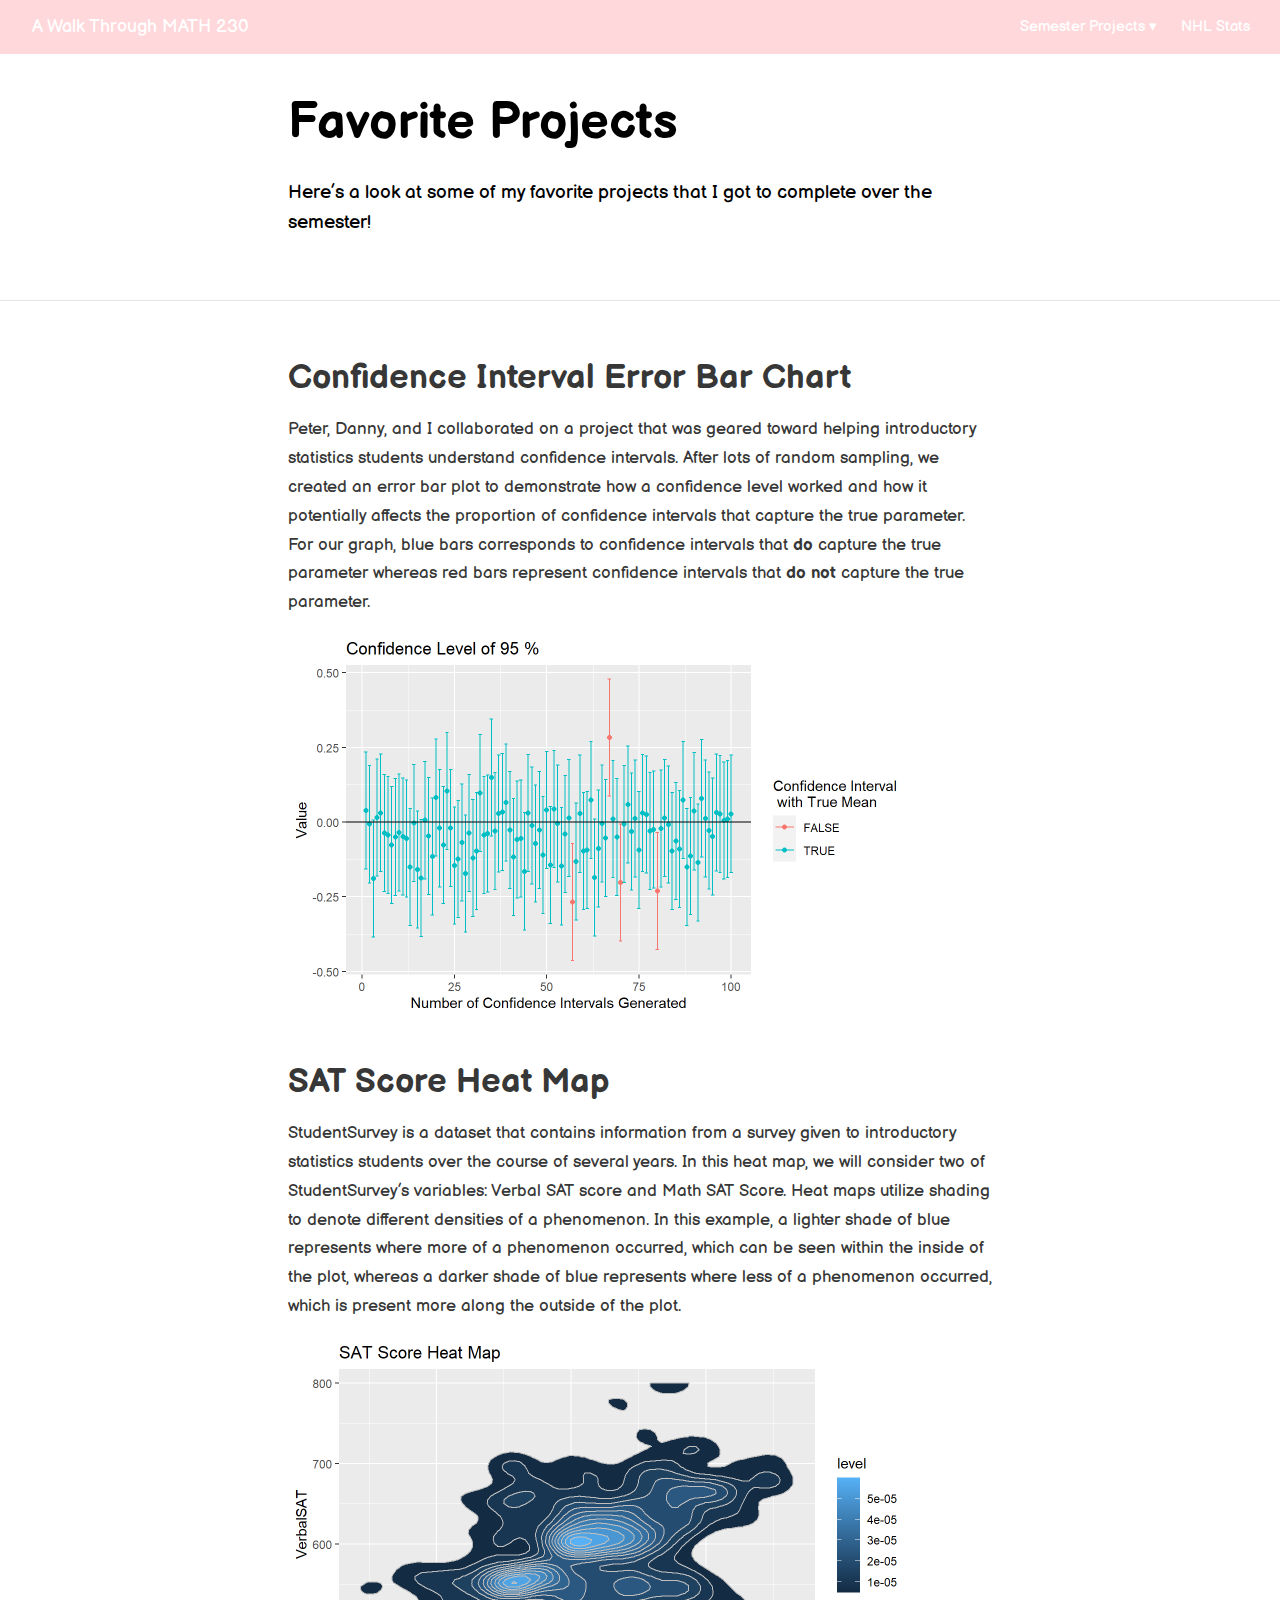
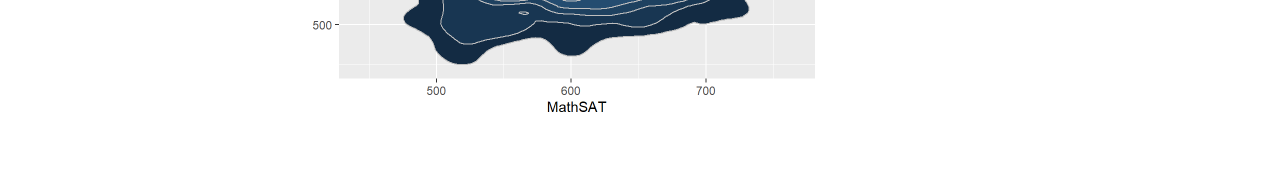
<file: GabbyMishler_Website/docs/Personal-Favorites.html>
<!DOCTYPE html>

<html xmlns="http://www.w3.org/1999/xhtml" lang="" xml:lang="">

<head>
  <meta charset="utf-8"/>
  <meta name="viewport" content="width=device-width, initial-scale=1"/>
  <meta http-equiv="X-UA-Compatible" content="IE=Edge,chrome=1"/>
  <meta name="generator" content="distill" />

  <style type="text/css">
  /* Hide doc at startup (prevent jankiness while JS renders/transforms) */
  body {
    visibility: hidden;
  }
  </style>

 <!--radix_placeholder_import_source-->
 <!--/radix_placeholder_import_source-->

<style type="text/css">code{white-space: pre;}</style>
<style type="text/css" data-origin="pandoc">
pre > code.sourceCode { white-space: pre; position: relative; }
pre > code.sourceCode > span { display: inline-block; line-height: 1.25; }
pre > code.sourceCode > span:empty { height: 1.2em; }
.sourceCode { overflow: visible; }
code.sourceCode > span { color: inherit; text-decoration: inherit; }
div.sourceCode { margin: 1em 0; }
pre.sourceCode { margin: 0; }
@media screen {
div.sourceCode { overflow: auto; }
}
@media print {
pre > code.sourceCode { white-space: pre-wrap; }
pre > code.sourceCode > span { text-indent: -5em; padding-left: 5em; }
}
pre.numberSource code
  { counter-reset: source-line 0; }
pre.numberSource code > span
  { position: relative; left: -4em; counter-increment: source-line; }
pre.numberSource code > span > a:first-child::before
  { content: counter(source-line);
    position: relative; left: -1em; text-align: right; vertical-align: baseline;
    border: none; display: inline-block;
    -webkit-touch-callout: none; -webkit-user-select: none;
    -khtml-user-select: none; -moz-user-select: none;
    -ms-user-select: none; user-select: none;
    padding: 0 4px; width: 4em;
    color: #aaaaaa;
  }
pre.numberSource { margin-left: 3em; border-left: 1px solid #aaaaaa;  padding-left: 4px; }
div.sourceCode
  {   }
@media screen {
pre > code.sourceCode > span > a:first-child::before { text-decoration: underline; }
}
code span.al { color: #ad0000; } /* Alert */
code span.an { color: #5e5e5e; } /* Annotation */
code span.at { } /* Attribute */
code span.bn { color: #ad0000; } /* BaseN */
code span.bu { } /* BuiltIn */
code span.cf { color: #007ba5; } /* ControlFlow */
code span.ch { color: #20794d; } /* Char */
code span.cn { color: #8f5902; } /* Constant */
code span.co { color: #5e5e5e; } /* Comment */
code span.cv { color: #5e5e5e; font-style: italic; } /* CommentVar */
code span.do { color: #5e5e5e; font-style: italic; } /* Documentation */
code span.dt { color: #ad0000; } /* DataType */
code span.dv { color: #ad0000; } /* DecVal */
code span.er { color: #ad0000; } /* Error */
code span.ex { } /* Extension */
code span.fl { color: #ad0000; } /* Float */
code span.fu { color: #4758ab; } /* Function */
code span.im { } /* Import */
code span.in { color: #5e5e5e; } /* Information */
code span.kw { color: #007ba5; } /* Keyword */
code span.op { color: #5e5e5e; } /* Operator */
code span.ot { color: #007ba5; } /* Other */
code span.pp { color: #ad0000; } /* Preprocessor */
code span.sc { color: #5e5e5e; } /* SpecialChar */
code span.ss { color: #20794d; } /* SpecialString */
code span.st { color: #20794d; } /* String */
code span.va { color: #111111; } /* Variable */
code span.vs { color: #20794d; } /* VerbatimString */
code span.wa { color: #5e5e5e; font-style: italic; } /* Warning */
</style>


  <!--radix_placeholder_meta_tags-->
  <title>A Walk Through MATH 230: Favorite Projects</title>

  <meta property="description" itemprop="description" content="Here&#39;s a look at some of my favorite projects that I got to complete over the semester!"/>



  <!--  https://developers.facebook.com/docs/sharing/webmasters#markup -->
  <meta property="og:title" content="A Walk Through MATH 230: Favorite Projects"/>
  <meta property="og:type" content="article"/>
  <meta property="og:description" content="Here&#39;s a look at some of my favorite projects that I got to complete over the semester!"/>
  <meta property="og:locale" content="en_US"/>
  <meta property="og:site_name" content="A Walk Through MATH 230"/>

  <!--  https://dev.twitter.com/cards/types/summary -->
  <meta property="twitter:card" content="summary"/>
  <meta property="twitter:title" content="A Walk Through MATH 230: Favorite Projects"/>
  <meta property="twitter:description" content="Here&#39;s a look at some of my favorite projects that I got to complete over the semester!"/>

  <!--/radix_placeholder_meta_tags-->
  <!--radix_placeholder_rmarkdown_metadata-->

  <script type="text/json" id="radix-rmarkdown-metadata">
  {"type":"list","attributes":{"names":{"type":"character","attributes":{},"value":["title","description","site"]}},"value":[{"type":"character","attributes":{},"value":["Favorite Projects"]},{"type":"character","attributes":{},"value":["Here's a look at some of my favorite projects that I got to complete over the semester!\n"]},{"type":"character","attributes":{},"value":["distill::distill_website"]}]}
  </script>
  <!--/radix_placeholder_rmarkdown_metadata-->
  <!--radix_placeholder_navigation_in_header-->
  <meta name="distill:offset" content=""/>

  <script type="application/javascript">

    window.headroom_prevent_pin = false;

    window.document.addEventListener("DOMContentLoaded", function (event) {

      // initialize headroom for banner
      var header = $('header').get(0);
      var headerHeight = header.offsetHeight;
      var headroom = new Headroom(header, {
        tolerance: 5,
        onPin : function() {
          if (window.headroom_prevent_pin) {
            window.headroom_prevent_pin = false;
            headroom.unpin();
          }
        }
      });
      headroom.init();
      if(window.location.hash)
        headroom.unpin();
      $(header).addClass('headroom--transition');

      // offset scroll location for banner on hash change
      // (see: https://github.com/WickyNilliams/headroom.js/issues/38)
      window.addEventListener("hashchange", function(event) {
        window.scrollTo(0, window.pageYOffset - (headerHeight + 25));
      });

      // responsive menu
      $('.distill-site-header').each(function(i, val) {
        var topnav = $(this);
        var toggle = topnav.find('.nav-toggle');
        toggle.on('click', function() {
          topnav.toggleClass('responsive');
        });
      });

      // nav dropdowns
      $('.nav-dropbtn').click(function(e) {
        $(this).next('.nav-dropdown-content').toggleClass('nav-dropdown-active');
        $(this).parent().siblings('.nav-dropdown')
           .children('.nav-dropdown-content').removeClass('nav-dropdown-active');
      });
      $("body").click(function(e){
        $('.nav-dropdown-content').removeClass('nav-dropdown-active');
      });
      $(".nav-dropdown").click(function(e){
        e.stopPropagation();
      });
    });
  </script>

  <style type="text/css">

  /* Theme (user-documented overrideables for nav appearance) */

  .distill-site-nav {
    color: rgba(255, 255, 255, 0.8);
    background-color: #0F2E3D;
    font-size: 15px;
    font-weight: 300;
  }

  .distill-site-nav a {
    color: inherit;
    text-decoration: none;
  }

  .distill-site-nav a:hover {
    color: white;
  }

  @media print {
    .distill-site-nav {
      display: none;
    }
  }

  .distill-site-header {

  }

  .distill-site-footer {

  }


  /* Site Header */

  .distill-site-header {
    width: 100%;
    box-sizing: border-box;
    z-index: 3;
  }

  .distill-site-header .nav-left {
    display: inline-block;
    margin-left: 8px;
  }

  @media screen and (max-width: 768px) {
    .distill-site-header .nav-left {
      margin-left: 0;
    }
  }


  .distill-site-header .nav-right {
    float: right;
    margin-right: 8px;
  }

  .distill-site-header a,
  .distill-site-header .title {
    display: inline-block;
    text-align: center;
    padding: 14px 10px 14px 10px;
  }

  .distill-site-header .title {
    font-size: 18px;
    min-width: 150px;
  }

  .distill-site-header .logo {
    padding: 0;
  }

  .distill-site-header .logo img {
    display: none;
    max-height: 20px;
    width: auto;
    margin-bottom: -4px;
  }

  .distill-site-header .nav-image img {
    max-height: 18px;
    width: auto;
    display: inline-block;
    margin-bottom: -3px;
  }



  @media screen and (min-width: 1000px) {
    .distill-site-header .logo img {
      display: inline-block;
    }
    .distill-site-header .nav-left {
      margin-left: 20px;
    }
    .distill-site-header .nav-right {
      margin-right: 20px;
    }
    .distill-site-header .title {
      padding-left: 12px;
    }
  }


  .distill-site-header .nav-toggle {
    display: none;
  }

  .nav-dropdown {
    display: inline-block;
    position: relative;
  }

  .nav-dropdown .nav-dropbtn {
    border: none;
    outline: none;
    color: rgba(255, 255, 255, 0.8);
    padding: 16px 10px;
    background-color: transparent;
    font-family: inherit;
    font-size: inherit;
    font-weight: inherit;
    margin: 0;
    margin-top: 1px;
    z-index: 2;
  }

  .nav-dropdown-content {
    display: none;
    position: absolute;
    background-color: white;
    min-width: 200px;
    border: 1px solid rgba(0,0,0,0.15);
    border-radius: 4px;
    box-shadow: 0px 8px 16px 0px rgba(0,0,0,0.1);
    z-index: 1;
    margin-top: 2px;
    white-space: nowrap;
    padding-top: 4px;
    padding-bottom: 4px;
  }

  .nav-dropdown-content hr {
    margin-top: 4px;
    margin-bottom: 4px;
    border: none;
    border-bottom: 1px solid rgba(0, 0, 0, 0.1);
  }

  .nav-dropdown-active {
    display: block;
  }

  .nav-dropdown-content a, .nav-dropdown-content .nav-dropdown-header {
    color: black;
    padding: 6px 24px;
    text-decoration: none;
    display: block;
    text-align: left;
  }

  .nav-dropdown-content .nav-dropdown-header {
    display: block;
    padding: 5px 24px;
    padding-bottom: 0;
    text-transform: uppercase;
    font-size: 14px;
    color: #999999;
    white-space: nowrap;
  }

  .nav-dropdown:hover .nav-dropbtn {
    color: white;
  }

  .nav-dropdown-content a:hover {
    background-color: #ddd;
    color: black;
  }

  .nav-right .nav-dropdown-content {
    margin-left: -45%;
    right: 0;
  }

  @media screen and (max-width: 768px) {
    .distill-site-header a, .distill-site-header .nav-dropdown  {display: none;}
    .distill-site-header a.nav-toggle {
      float: right;
      display: block;
    }
    .distill-site-header .title {
      margin-left: 0;
    }
    .distill-site-header .nav-right {
      margin-right: 0;
    }
    .distill-site-header {
      overflow: hidden;
    }
    .nav-right .nav-dropdown-content {
      margin-left: 0;
    }
  }


  @media screen and (max-width: 768px) {
    .distill-site-header.responsive {position: relative; min-height: 500px; }
    .distill-site-header.responsive a.nav-toggle {
      position: absolute;
      right: 0;
      top: 0;
    }
    .distill-site-header.responsive a,
    .distill-site-header.responsive .nav-dropdown {
      display: block;
      text-align: left;
    }
    .distill-site-header.responsive .nav-left,
    .distill-site-header.responsive .nav-right {
      width: 100%;
    }
    .distill-site-header.responsive .nav-dropdown {float: none;}
    .distill-site-header.responsive .nav-dropdown-content {position: relative;}
    .distill-site-header.responsive .nav-dropdown .nav-dropbtn {
      display: block;
      width: 100%;
      text-align: left;
    }
  }

  /* Site Footer */

  .distill-site-footer {
    width: 100%;
    overflow: hidden;
    box-sizing: border-box;
    z-index: 3;
    margin-top: 30px;
    padding-top: 30px;
    padding-bottom: 30px;
    text-align: center;
  }

  /* Headroom */

  d-title {
    padding-top: 6rem;
  }

  @media print {
    d-title {
      padding-top: 4rem;
    }
  }

  .headroom {
    z-index: 1000;
    position: fixed;
    top: 0;
    left: 0;
    right: 0;
  }

  .headroom--transition {
    transition: all .4s ease-in-out;
  }

  .headroom--unpinned {
    top: -100px;
  }

  .headroom--pinned {
    top: 0;
  }

  /* adjust viewport for navbar height */
  /* helps vertically center bootstrap (non-distill) content */
  .min-vh-100 {
    min-height: calc(100vh - 100px) !important;
  }

  </style>

  <script src="site_libs/jquery-3.6.0/jquery-3.6.0.min.js"></script>
  <link href="site_libs/font-awesome-5.1.0/css/all.css" rel="stylesheet"/>
  <link href="site_libs/font-awesome-5.1.0/css/v4-shims.css" rel="stylesheet"/>
  <script src="site_libs/headroom-0.9.4/headroom.min.js"></script>
  <script src="site_libs/autocomplete-0.37.1/autocomplete.min.js"></script>
  <script src="site_libs/fuse-6.4.1/fuse.min.js"></script>

  <script type="application/javascript">

  function getMeta(metaName) {
    var metas = document.getElementsByTagName('meta');
    for (let i = 0; i < metas.length; i++) {
      if (metas[i].getAttribute('name') === metaName) {
        return metas[i].getAttribute('content');
      }
    }
    return '';
  }

  function offsetURL(url) {
    var offset = getMeta('distill:offset');
    return offset ? offset + '/' + url : url;
  }

  function createFuseIndex() {

    // create fuse index
    var options = {
      keys: [
        { name: 'title', weight: 20 },
        { name: 'categories', weight: 15 },
        { name: 'description', weight: 10 },
        { name: 'contents', weight: 5 },
      ],
      ignoreLocation: true,
      threshold: 0
    };
    var fuse = new window.Fuse([], options);

    // fetch the main search.json
    return fetch(offsetURL('search.json'))
      .then(function(response) {
        if (response.status == 200) {
          return response.json().then(function(json) {
            // index main articles
            json.articles.forEach(function(article) {
              fuse.add(article);
            });
            // download collections and index their articles
            return Promise.all(json.collections.map(function(collection) {
              return fetch(offsetURL(collection)).then(function(response) {
                if (response.status === 200) {
                  return response.json().then(function(articles) {
                    articles.forEach(function(article) {
                      fuse.add(article);
                    });
                  })
                } else {
                  return Promise.reject(
                    new Error('Unexpected status from search index request: ' +
                              response.status)
                  );
                }
              });
            })).then(function() {
              return fuse;
            });
          });

        } else {
          return Promise.reject(
            new Error('Unexpected status from search index request: ' +
                        response.status)
          );
        }
      });
  }

  window.document.addEventListener("DOMContentLoaded", function (event) {

    // get search element (bail if we don't have one)
    var searchEl = window.document.getElementById('distill-search');
    if (!searchEl)
      return;

    createFuseIndex()
      .then(function(fuse) {

        // make search box visible
        searchEl.classList.remove('hidden');

        // initialize autocomplete
        var options = {
          autoselect: true,
          hint: false,
          minLength: 2,
        };
        window.autocomplete(searchEl, options, [{
          source: function(query, callback) {
            const searchOptions = {
              isCaseSensitive: false,
              shouldSort: true,
              minMatchCharLength: 2,
              limit: 10,
            };
            var results = fuse.search(query, searchOptions);
            callback(results
              .map(function(result) { return result.item; })
            );
          },
          templates: {
            suggestion: function(suggestion) {
              var img = suggestion.preview && Object.keys(suggestion.preview).length > 0
                ? `<img src="${offsetURL(suggestion.preview)}"</img>`
                : '';
              var html = `
                <div class="search-item">
                  <h3>${suggestion.title}</h3>
                  <div class="search-item-description">
                    ${suggestion.description || ''}
                  </div>
                  <div class="search-item-preview">
                    ${img}
                  </div>
                </div>
              `;
              return html;
            }
          }
        }]).on('autocomplete:selected', function(event, suggestion) {
          window.location.href = offsetURL(suggestion.path);
        });
        // remove inline display style on autocompleter (we want to
        // manage responsive display via css)
        $('.algolia-autocomplete').css("display", "");
      })
      .catch(function(error) {
        console.log(error);
      });

  });

  </script>

  <style type="text/css">

  .nav-search {
    font-size: x-small;
  }

  /* Algolioa Autocomplete */

  .algolia-autocomplete {
    display: inline-block;
    margin-left: 10px;
    vertical-align: sub;
    background-color: white;
    color: black;
    padding: 6px;
    padding-top: 8px;
    padding-bottom: 0;
    border-radius: 6px;
    border: 1px #0F2E3D solid;
    width: 180px;
  }


  @media screen and (max-width: 768px) {
    .distill-site-nav .algolia-autocomplete {
      display: none;
      visibility: hidden;
    }
    .distill-site-nav.responsive .algolia-autocomplete {
      display: inline-block;
      visibility: visible;
    }
    .distill-site-nav.responsive .algolia-autocomplete .aa-dropdown-menu {
      margin-left: 0;
      width: 400px;
      max-height: 400px;
    }
  }

  .algolia-autocomplete .aa-input, .algolia-autocomplete .aa-hint {
    width: 90%;
    outline: none;
    border: none;
  }

  .algolia-autocomplete .aa-hint {
    color: #999;
  }
  .algolia-autocomplete .aa-dropdown-menu {
    width: 550px;
    max-height: 70vh;
    overflow-x: visible;
    overflow-y: scroll;
    padding: 5px;
    margin-top: 3px;
    margin-left: -150px;
    background-color: #fff;
    border-radius: 5px;
    border: 1px solid #999;
    border-top: none;
  }

  .algolia-autocomplete .aa-dropdown-menu .aa-suggestion {
    cursor: pointer;
    padding: 5px 4px;
    border-bottom: 1px solid #eee;
  }

  .algolia-autocomplete .aa-dropdown-menu .aa-suggestion:last-of-type {
    border-bottom: none;
    margin-bottom: 2px;
  }

  .algolia-autocomplete .aa-dropdown-menu .aa-suggestion .search-item {
    overflow: hidden;
    font-size: 0.8em;
    line-height: 1.4em;
  }

  .algolia-autocomplete .aa-dropdown-menu .aa-suggestion .search-item h3 {
    font-size: 1rem;
    margin-block-start: 0;
    margin-block-end: 5px;
  }

  .algolia-autocomplete .aa-dropdown-menu .aa-suggestion .search-item-description {
    display: inline-block;
    overflow: hidden;
    height: 2.8em;
    width: 80%;
    margin-right: 4%;
  }

  .algolia-autocomplete .aa-dropdown-menu .aa-suggestion .search-item-preview {
    display: inline-block;
    width: 15%;
  }

  .algolia-autocomplete .aa-dropdown-menu .aa-suggestion .search-item-preview img {
    height: 3em;
    width: auto;
    display: none;
  }

  .algolia-autocomplete .aa-dropdown-menu .aa-suggestion .search-item-preview img[src] {
    display: initial;
  }

  .algolia-autocomplete .aa-dropdown-menu .aa-suggestion.aa-cursor {
    background-color: #eee;
  }
  .algolia-autocomplete .aa-dropdown-menu .aa-suggestion em {
    font-weight: bold;
    font-style: normal;
  }

  </style>


  <!--/radix_placeholder_navigation_in_header-->
  <!--radix_placeholder_distill-->

  <style type="text/css">

  body {
    background-color: white;
  }

  .pandoc-table {
    width: 100%;
  }

  .pandoc-table>caption {
    margin-bottom: 10px;
  }

  .pandoc-table th:not([align]) {
    text-align: left;
  }

  .pagedtable-footer {
    font-size: 15px;
  }

  d-byline .byline {
    grid-template-columns: 2fr 2fr;
  }

  d-byline .byline h3 {
    margin-block-start: 1.5em;
  }

  d-byline .byline .authors-affiliations h3 {
    margin-block-start: 0.5em;
  }

  .authors-affiliations .orcid-id {
    width: 16px;
    height:16px;
    margin-left: 4px;
    margin-right: 4px;
    vertical-align: middle;
    padding-bottom: 2px;
  }

  d-title .dt-tags {
    margin-top: 1em;
    grid-column: text;
  }

  .dt-tags .dt-tag {
    text-decoration: none;
    display: inline-block;
    color: rgba(0,0,0,0.6);
    padding: 0em 0.4em;
    margin-right: 0.5em;
    margin-bottom: 0.4em;
    font-size: 70%;
    border: 1px solid rgba(0,0,0,0.2);
    border-radius: 3px;
    text-transform: uppercase;
    font-weight: 500;
  }

  d-article table.gt_table td,
  d-article table.gt_table th {
    border-bottom: none;
  }

  .html-widget {
    margin-bottom: 2.0em;
  }

  .l-screen-inset {
    padding-right: 16px;
  }

  .l-screen .caption {
    margin-left: 10px;
  }

  .shaded {
    background: rgb(247, 247, 247);
    padding-top: 20px;
    padding-bottom: 20px;
    border-top: 1px solid rgba(0, 0, 0, 0.1);
    border-bottom: 1px solid rgba(0, 0, 0, 0.1);
  }

  .shaded .html-widget {
    margin-bottom: 0;
    border: 1px solid rgba(0, 0, 0, 0.1);
  }

  .shaded .shaded-content {
    background: white;
  }

  .text-output {
    margin-top: 0;
    line-height: 1.5em;
  }

  .hidden {
    display: none !important;
  }

  d-article {
    padding-top: 2.5rem;
    padding-bottom: 30px;
  }

  d-appendix {
    padding-top: 30px;
  }

  d-article>p>img {
    width: 100%;
  }

  d-article h2 {
    margin: 1rem 0 1.5rem 0;
  }

  d-article h3 {
    margin-top: 1.5rem;
  }

  d-article iframe {
    border: 1px solid rgba(0, 0, 0, 0.1);
    margin-bottom: 2.0em;
    width: 100%;
  }

  /* Tweak code blocks */

  d-article div.sourceCode code,
  d-article pre code {
    font-family: Consolas, Monaco, 'Andale Mono', 'Ubuntu Mono', monospace;
  }

  d-article pre,
  d-article div.sourceCode,
  d-article div.sourceCode pre {
    overflow: auto;
  }

  d-article div.sourceCode {
    background-color: white;
  }

  d-article div.sourceCode pre {
    padding-left: 10px;
    font-size: 12px;
    border-left: 2px solid rgba(0,0,0,0.1);
  }

  d-article pre {
    font-size: 12px;
    color: black;
    background: none;
    margin-top: 0;
    text-align: left;
    white-space: pre;
    word-spacing: normal;
    word-break: normal;
    word-wrap: normal;
    line-height: 1.5;

    -moz-tab-size: 4;
    -o-tab-size: 4;
    tab-size: 4;

    -webkit-hyphens: none;
    -moz-hyphens: none;
    -ms-hyphens: none;
    hyphens: none;
  }

  d-article pre a {
    border-bottom: none;
  }

  d-article pre a:hover {
    border-bottom: none;
    text-decoration: underline;
  }

  d-article details {
    grid-column: text;
    margin-bottom: 0.8em;
  }

  @media(min-width: 768px) {

  d-article pre,
  d-article div.sourceCode,
  d-article div.sourceCode pre {
    overflow: visible !important;
  }

  d-article div.sourceCode pre {
    padding-left: 18px;
    font-size: 14px;
  }

  d-article pre {
    font-size: 14px;
  }

  }

  figure img.external {
    background: white;
    border: 1px solid rgba(0, 0, 0, 0.1);
    box-shadow: 0 1px 8px rgba(0, 0, 0, 0.1);
    padding: 18px;
    box-sizing: border-box;
  }

  /* CSS for d-contents */

  .d-contents {
    grid-column: text;
    color: rgba(0,0,0,0.8);
    font-size: 0.9em;
    padding-bottom: 1em;
    margin-bottom: 1em;
    padding-bottom: 0.5em;
    margin-bottom: 1em;
    padding-left: 0.25em;
    justify-self: start;
  }

  @media(min-width: 1000px) {
    .d-contents.d-contents-float {
      height: 0;
      grid-column-start: 1;
      grid-column-end: 4;
      justify-self: center;
      padding-right: 3em;
      padding-left: 2em;
    }
  }

  .d-contents nav h3 {
    font-size: 18px;
    margin-top: 0;
    margin-bottom: 1em;
  }

  .d-contents li {
    list-style-type: none
  }

  .d-contents nav > ul {
    padding-left: 0;
  }

  .d-contents ul {
    padding-left: 1em
  }

  .d-contents nav ul li {
    margin-top: 0.6em;
    margin-bottom: 0.2em;
  }

  .d-contents nav a {
    font-size: 13px;
    border-bottom: none;
    text-decoration: none
    color: rgba(0, 0, 0, 0.8);
  }

  .d-contents nav a:hover {
    text-decoration: underline solid rgba(0, 0, 0, 0.6)
  }

  .d-contents nav > ul > li > a {
    font-weight: 600;
  }

  .d-contents nav > ul > li > ul {
    font-weight: inherit;
  }

  .d-contents nav > ul > li > ul > li {
    margin-top: 0.2em;
  }


  .d-contents nav ul {
    margin-top: 0;
    margin-bottom: 0.25em;
  }

  .d-article-with-toc h2:nth-child(2) {
    margin-top: 0;
  }


  /* Figure */

  .figure {
    position: relative;
    margin-bottom: 2.5em;
    margin-top: 1.5em;
  }

  .figure img {
    width: 100%;
  }

  .figure .caption {
    color: rgba(0, 0, 0, 0.6);
    font-size: 12px;
    line-height: 1.5em;
  }

  .figure img.external {
    background: white;
    border: 1px solid rgba(0, 0, 0, 0.1);
    box-shadow: 0 1px 8px rgba(0, 0, 0, 0.1);
    padding: 18px;
    box-sizing: border-box;
  }

  .figure .caption a {
    color: rgba(0, 0, 0, 0.6);
  }

  .figure .caption b,
  .figure .caption strong, {
    font-weight: 600;
    color: rgba(0, 0, 0, 1.0);
  }

  /* Citations */

  d-article .citation {
    color: inherit;
    cursor: inherit;
  }

  div.hanging-indent{
    margin-left: 1em; text-indent: -1em;
  }

  /* Citation hover box */

  .tippy-box[data-theme~=light-border] {
    background-color: rgba(250, 250, 250, 0.95);
  }

  .tippy-content > p {
    margin-bottom: 0;
    padding: 2px;
  }


  /* Tweak 1000px media break to show more text */

  @media(min-width: 1000px) {
    .base-grid,
    distill-header,
    d-title,
    d-abstract,
    d-article,
    d-appendix,
    distill-appendix,
    d-byline,
    d-footnote-list,
    d-citation-list,
    distill-footer {
      grid-template-columns: [screen-start] 1fr [page-start kicker-start] 80px [middle-start] 50px [text-start kicker-end] 65px 65px 65px 65px 65px 65px 65px 65px [text-end gutter-start] 65px [middle-end] 65px [page-end gutter-end] 1fr [screen-end];
      grid-column-gap: 16px;
    }

    .grid {
      grid-column-gap: 16px;
    }

    d-article {
      font-size: 1.06rem;
      line-height: 1.7em;
    }
    figure .caption, .figure .caption, figure figcaption {
      font-size: 13px;
    }
  }

  @media(min-width: 1180px) {
    .base-grid,
    distill-header,
    d-title,
    d-abstract,
    d-article,
    d-appendix,
    distill-appendix,
    d-byline,
    d-footnote-list,
    d-citation-list,
    distill-footer {
      grid-template-columns: [screen-start] 1fr [page-start kicker-start] 60px [middle-start] 60px [text-start kicker-end] 60px 60px 60px 60px 60px 60px 60px 60px [text-end gutter-start] 60px [middle-end] 60px [page-end gutter-end] 1fr [screen-end];
      grid-column-gap: 32px;
    }

    .grid {
      grid-column-gap: 32px;
    }
  }


  /* Get the citation styles for the appendix (not auto-injected on render since
     we do our own rendering of the citation appendix) */

  d-appendix .citation-appendix,
  .d-appendix .citation-appendix {
    font-size: 11px;
    line-height: 15px;
    border-left: 1px solid rgba(0, 0, 0, 0.1);
    padding-left: 18px;
    border: 1px solid rgba(0,0,0,0.1);
    background: rgba(0, 0, 0, 0.02);
    padding: 10px 18px;
    border-radius: 3px;
    color: rgba(150, 150, 150, 1);
    overflow: hidden;
    margin-top: -12px;
    white-space: pre-wrap;
    word-wrap: break-word;
  }

  /* Include appendix styles here so they can be overridden */

  d-appendix {
    contain: layout style;
    font-size: 0.8em;
    line-height: 1.7em;
    margin-top: 60px;
    margin-bottom: 0;
    border-top: 1px solid rgba(0, 0, 0, 0.1);
    color: rgba(0,0,0,0.5);
    padding-top: 60px;
    padding-bottom: 48px;
  }

  d-appendix h3 {
    grid-column: page-start / text-start;
    font-size: 15px;
    font-weight: 500;
    margin-top: 1em;
    margin-bottom: 0;
    color: rgba(0,0,0,0.65);
  }

  d-appendix h3 + * {
    margin-top: 1em;
  }

  d-appendix ol {
    padding: 0 0 0 15px;
  }

  @media (min-width: 768px) {
    d-appendix ol {
      padding: 0 0 0 30px;
      margin-left: -30px;
    }
  }

  d-appendix li {
    margin-bottom: 1em;
  }

  d-appendix a {
    color: rgba(0, 0, 0, 0.6);
  }

  d-appendix > * {
    grid-column: text;
  }

  d-appendix > d-footnote-list,
  d-appendix > d-citation-list,
  d-appendix > distill-appendix {
    grid-column: screen;
  }

  /* Include footnote styles here so they can be overridden */

  d-footnote-list {
    contain: layout style;
  }

  d-footnote-list > * {
    grid-column: text;
  }

  d-footnote-list a.footnote-backlink {
    color: rgba(0,0,0,0.3);
    padding-left: 0.5em;
  }



  /* Anchor.js */

  .anchorjs-link {
    /*transition: all .25s linear; */
    text-decoration: none;
    border-bottom: none;
  }
  *:hover > .anchorjs-link {
    margin-left: -1.125em !important;
    text-decoration: none;
    border-bottom: none;
  }

  /* Social footer */

  .social_footer {
    margin-top: 30px;
    margin-bottom: 0;
    color: rgba(0,0,0,0.67);
  }

  .disqus-comments {
    margin-right: 30px;
  }

  .disqus-comment-count {
    border-bottom: 1px solid rgba(0, 0, 0, 0.4);
    cursor: pointer;
  }

  #disqus_thread {
    margin-top: 30px;
  }

  .article-sharing a {
    border-bottom: none;
    margin-right: 8px;
  }

  .article-sharing a:hover {
    border-bottom: none;
  }

  .sidebar-section.subscribe {
    font-size: 12px;
    line-height: 1.6em;
  }

  .subscribe p {
    margin-bottom: 0.5em;
  }


  .article-footer .subscribe {
    font-size: 15px;
    margin-top: 45px;
  }


  .sidebar-section.custom {
    font-size: 12px;
    line-height: 1.6em;
  }

  .custom p {
    margin-bottom: 0.5em;
  }

  /* Styles for listing layout (hide title) */
  .layout-listing d-title, .layout-listing .d-title {
    display: none;
  }

  /* Styles for posts lists (not auto-injected) */


  .posts-with-sidebar {
    padding-left: 45px;
    padding-right: 45px;
  }

  .posts-list .description h2,
  .posts-list .description p {
    font-family: -apple-system, BlinkMacSystemFont, "Segoe UI", Roboto, Oxygen, Ubuntu, Cantarell, "Fira Sans", "Droid Sans", "Helvetica Neue", Arial, sans-serif;
  }

  .posts-list .description h2 {
    font-weight: 700;
    border-bottom: none;
    padding-bottom: 0;
  }

  .posts-list h2.post-tag {
    border-bottom: 1px solid rgba(0, 0, 0, 0.2);
    padding-bottom: 12px;
  }
  .posts-list {
    margin-top: 60px;
    margin-bottom: 24px;
  }

  .posts-list .post-preview {
    text-decoration: none;
    overflow: hidden;
    display: block;
    border-bottom: 1px solid rgba(0, 0, 0, 0.1);
    padding: 24px 0;
  }

  .post-preview-last {
    border-bottom: none !important;
  }

  .posts-list .posts-list-caption {
    grid-column: screen;
    font-weight: 400;
  }

  .posts-list .post-preview h2 {
    margin: 0 0 6px 0;
    line-height: 1.2em;
    font-style: normal;
    font-size: 24px;
  }

  .posts-list .post-preview p {
    margin: 0 0 12px 0;
    line-height: 1.4em;
    font-size: 16px;
  }

  .posts-list .post-preview .thumbnail {
    box-sizing: border-box;
    margin-bottom: 24px;
    position: relative;
    max-width: 500px;
  }
  .posts-list .post-preview img {
    width: 100%;
    display: block;
  }

  .posts-list .metadata {
    font-size: 12px;
    line-height: 1.4em;
    margin-bottom: 18px;
  }

  .posts-list .metadata > * {
    display: inline-block;
  }

  .posts-list .metadata .publishedDate {
    margin-right: 2em;
  }

  .posts-list .metadata .dt-authors {
    display: block;
    margin-top: 0.3em;
    margin-right: 2em;
  }

  .posts-list .dt-tags {
    display: block;
    line-height: 1em;
  }

  .posts-list .dt-tags .dt-tag {
    display: inline-block;
    color: rgba(0,0,0,0.6);
    padding: 0.3em 0.4em;
    margin-right: 0.2em;
    margin-bottom: 0.4em;
    font-size: 60%;
    border: 1px solid rgba(0,0,0,0.2);
    border-radius: 3px;
    text-transform: uppercase;
    font-weight: 500;
  }

  .posts-list img {
    opacity: 1;
  }

  .posts-list img[data-src] {
    opacity: 0;
  }

  .posts-more {
    clear: both;
  }


  .posts-sidebar {
    font-size: 16px;
  }

  .posts-sidebar h3 {
    font-size: 16px;
    margin-top: 0;
    margin-bottom: 0.5em;
    font-weight: 400;
    text-transform: uppercase;
  }

  .sidebar-section {
    margin-bottom: 30px;
  }

  .categories ul {
    list-style-type: none;
    margin: 0;
    padding: 0;
  }

  .categories li {
    color: rgba(0, 0, 0, 0.8);
    margin-bottom: 0;
  }

  .categories li>a {
    border-bottom: none;
  }

  .categories li>a:hover {
    border-bottom: 1px solid rgba(0, 0, 0, 0.4);
  }

  .categories .active {
    font-weight: 600;
  }

  .categories .category-count {
    color: rgba(0, 0, 0, 0.4);
  }


  @media(min-width: 768px) {
    .posts-list .post-preview h2 {
      font-size: 26px;
    }
    .posts-list .post-preview .thumbnail {
      float: right;
      width: 30%;
      margin-bottom: 0;
    }
    .posts-list .post-preview .description {
      float: left;
      width: 45%;
    }
    .posts-list .post-preview .metadata {
      float: left;
      width: 20%;
      margin-top: 8px;
    }
    .posts-list .post-preview p {
      margin: 0 0 12px 0;
      line-height: 1.5em;
      font-size: 16px;
    }
    .posts-with-sidebar .posts-list {
      float: left;
      width: 75%;
    }
    .posts-with-sidebar .posts-sidebar {
      float: right;
      width: 20%;
      margin-top: 60px;
      padding-top: 24px;
      padding-bottom: 24px;
    }
  }


  /* Improve display for browsers without grid (IE/Edge <= 15) */

  .downlevel {
    line-height: 1.6em;
    font-family: -apple-system, BlinkMacSystemFont, "Segoe UI", Roboto, Oxygen, Ubuntu, Cantarell, "Fira Sans", "Droid Sans", "Helvetica Neue", Arial, sans-serif;
    margin: 0;
  }

  .downlevel .d-title {
    padding-top: 6rem;
    padding-bottom: 1.5rem;
  }

  .downlevel .d-title h1 {
    font-size: 50px;
    font-weight: 700;
    line-height: 1.1em;
    margin: 0 0 0.5rem;
  }

  .downlevel .d-title p {
    font-weight: 300;
    font-size: 1.2rem;
    line-height: 1.55em;
    margin-top: 0;
  }

  .downlevel .d-byline {
    padding-top: 0.8em;
    padding-bottom: 0.8em;
    font-size: 0.8rem;
    line-height: 1.8em;
  }

  .downlevel .section-separator {
    border: none;
    border-top: 1px solid rgba(0, 0, 0, 0.1);
  }

  .downlevel .d-article {
    font-size: 1.06rem;
    line-height: 1.7em;
    padding-top: 1rem;
    padding-bottom: 2rem;
  }


  .downlevel .d-appendix {
    padding-left: 0;
    padding-right: 0;
    max-width: none;
    font-size: 0.8em;
    line-height: 1.7em;
    margin-bottom: 0;
    color: rgba(0,0,0,0.5);
    padding-top: 40px;
    padding-bottom: 48px;
  }

  .downlevel .footnotes ol {
    padding-left: 13px;
  }

  .downlevel .base-grid,
  .downlevel .distill-header,
  .downlevel .d-title,
  .downlevel .d-abstract,
  .downlevel .d-article,
  .downlevel .d-appendix,
  .downlevel .distill-appendix,
  .downlevel .d-byline,
  .downlevel .d-footnote-list,
  .downlevel .d-citation-list,
  .downlevel .distill-footer,
  .downlevel .appendix-bottom,
  .downlevel .posts-container {
    padding-left: 40px;
    padding-right: 40px;
  }

  @media(min-width: 768px) {
    .downlevel .base-grid,
    .downlevel .distill-header,
    .downlevel .d-title,
    .downlevel .d-abstract,
    .downlevel .d-article,
    .downlevel .d-appendix,
    .downlevel .distill-appendix,
    .downlevel .d-byline,
    .downlevel .d-footnote-list,
    .downlevel .d-citation-list,
    .downlevel .distill-footer,
    .downlevel .appendix-bottom,
    .downlevel .posts-container {
    padding-left: 150px;
    padding-right: 150px;
    max-width: 900px;
  }
  }

  .downlevel pre code {
    display: block;
    border-left: 2px solid rgba(0, 0, 0, .1);
    padding: 0 0 0 20px;
    font-size: 14px;
  }

  .downlevel code, .downlevel pre {
    color: black;
    background: none;
    font-family: Consolas, Monaco, 'Andale Mono', 'Ubuntu Mono', monospace;
    text-align: left;
    white-space: pre;
    word-spacing: normal;
    word-break: normal;
    word-wrap: normal;
    line-height: 1.5;

    -moz-tab-size: 4;
    -o-tab-size: 4;
    tab-size: 4;

    -webkit-hyphens: none;
    -moz-hyphens: none;
    -ms-hyphens: none;
    hyphens: none;
  }

  .downlevel .posts-list .post-preview {
    color: inherit;
  }



  </style>

  <script type="application/javascript">

  function is_downlevel_browser() {
    if (bowser.isUnsupportedBrowser({ msie: "12", msedge: "16"},
                                   window.navigator.userAgent)) {
      return true;
    } else {
      return window.load_distill_framework === undefined;
    }
  }

  // show body when load is complete
  function on_load_complete() {

    // add anchors
    if (window.anchors) {
      window.anchors.options.placement = 'left';
      window.anchors.add('d-article > h2, d-article > h3, d-article > h4, d-article > h5');
    }


    // set body to visible
    document.body.style.visibility = 'visible';

    // force redraw for leaflet widgets
    if (window.HTMLWidgets) {
      var maps = window.HTMLWidgets.findAll(".leaflet");
      $.each(maps, function(i, el) {
        var map = this.getMap();
        map.invalidateSize();
        map.eachLayer(function(layer) {
          if (layer instanceof L.TileLayer)
            layer.redraw();
        });
      });
    }

    // trigger 'shown' so htmlwidgets resize
    $('d-article').trigger('shown');
  }

  function init_distill() {

    init_common();

    // create front matter
    var front_matter = $('<d-front-matter></d-front-matter>');
    $('#distill-front-matter').wrap(front_matter);

    // create d-title
    $('.d-title').changeElementType('d-title');

    // create d-byline
    var byline = $('<d-byline></d-byline>');
    $('.d-byline').replaceWith(byline);

    // create d-article
    var article = $('<d-article></d-article>');
    $('.d-article').wrap(article).children().unwrap();

    // move posts container into article
    $('.posts-container').appendTo($('d-article'));

    // create d-appendix
    $('.d-appendix').changeElementType('d-appendix');

    // flag indicating that we have appendix items
    var appendix = $('.appendix-bottom').children('h3').length > 0;

    // replace footnotes with <d-footnote>
    $('.footnote-ref').each(function(i, val) {
      appendix = true;
      var href = $(this).attr('href');
      var id = href.replace('#', '');
      var fn = $('#' + id);
      var fn_p = $('#' + id + '>p');
      fn_p.find('.footnote-back').remove();
      var text = fn_p.html();
      var dtfn = $('<d-footnote></d-footnote>');
      dtfn.html(text);
      $(this).replaceWith(dtfn);
    });
    // remove footnotes
    $('.footnotes').remove();

    // move refs into #references-listing
    $('#references-listing').replaceWith($('#refs'));

    $('h1.appendix, h2.appendix').each(function(i, val) {
      $(this).changeElementType('h3');
    });
    $('h3.appendix').each(function(i, val) {
      var id = $(this).attr('id');
      $('.d-contents a[href="#' + id + '"]').parent().remove();
      appendix = true;
      $(this).nextUntil($('h1, h2, h3')).addBack().appendTo($('d-appendix'));
    });

    // show d-appendix if we have appendix content
    $("d-appendix").css('display', appendix ? 'grid' : 'none');

    // localize layout chunks to just output
    $('.layout-chunk').each(function(i, val) {

      // capture layout
      var layout = $(this).attr('data-layout');

      // apply layout to markdown level block elements
      var elements = $(this).children().not('details, div.sourceCode, pre, script');
      elements.each(function(i, el) {
        var layout_div = $('<div class="' + layout + '"></div>');
        if (layout_div.hasClass('shaded')) {
          var shaded_content = $('<div class="shaded-content"></div>');
          $(this).wrap(shaded_content);
          $(this).parent().wrap(layout_div);
        } else {
          $(this).wrap(layout_div);
        }
      });


      // unwrap the layout-chunk div
      $(this).children().unwrap();
    });

    // remove code block used to force  highlighting css
    $('.distill-force-highlighting-css').parent().remove();

    // remove empty line numbers inserted by pandoc when using a
    // custom syntax highlighting theme
    $('code.sourceCode a:empty').remove();

    // load distill framework
    load_distill_framework();

    // wait for window.distillRunlevel == 4 to do post processing
    function distill_post_process() {

      if (!window.distillRunlevel || window.distillRunlevel < 4)
        return;

      // hide author/affiliations entirely if we have no authors
      var front_matter = JSON.parse($("#distill-front-matter").html());
      var have_authors = front_matter.authors && front_matter.authors.length > 0;
      if (!have_authors)
        $('d-byline').addClass('hidden');

      // article with toc class
      $('.d-contents').parent().addClass('d-article-with-toc');

      // strip links that point to #
      $('.authors-affiliations').find('a[href="#"]').removeAttr('href');

      // add orcid ids
      $('.authors-affiliations').find('.author').each(function(i, el) {
        var orcid_id = front_matter.authors[i].orcidID;
        if (orcid_id) {
          var a = $('<a></a>');
          a.attr('href', 'https://orcid.org/' + orcid_id);
          var img = $('<img></img>');
          img.addClass('orcid-id');
          img.attr('alt', 'ORCID ID');
          img.attr('src','[data-uri]');
          a.append(img);
          $(this).append(a);
        }
      });

      // hide elements of author/affiliations grid that have no value
      function hide_byline_column(caption) {
        $('d-byline').find('h3:contains("' + caption + '")').parent().css('visibility', 'hidden');
      }

      // affiliations
      var have_affiliations = false;
      for (var i = 0; i<front_matter.authors.length; ++i) {
        var author = front_matter.authors[i];
        if (author.affiliation !== "&nbsp;") {
          have_affiliations = true;
          break;
        }
      }
      if (!have_affiliations)
        $('d-byline').find('h3:contains("Affiliations")').css('visibility', 'hidden');

      // published date
      if (!front_matter.publishedDate)
        hide_byline_column("Published");

      // document object identifier
      var doi = $('d-byline').find('h3:contains("DOI")');
      var doi_p = doi.next().empty();
      if (!front_matter.doi) {
        // if we have a citation and valid citationText then link to that
        if ($('#citation').length > 0 && front_matter.citationText) {
          doi.html('Citation');
          $('<a href="#citation"></a>')
            .text(front_matter.citationText)
            .appendTo(doi_p);
        } else {
          hide_byline_column("DOI");
        }
      } else {
        $('<a></a>')
           .attr('href', "https://doi.org/" + front_matter.doi)
           .html(front_matter.doi)
           .appendTo(doi_p);
      }

       // change plural form of authors/affiliations
      if (front_matter.authors.length === 1) {
        var grid = $('.authors-affiliations');
        grid.children('h3:contains("Authors")').text('Author');
        grid.children('h3:contains("Affiliations")').text('Affiliation');
      }

      // remove d-appendix and d-footnote-list local styles
      $('d-appendix > style:first-child').remove();
      $('d-footnote-list > style:first-child').remove();

      // move appendix-bottom entries to the bottom
      $('.appendix-bottom').appendTo('d-appendix').children().unwrap();
      $('.appendix-bottom').remove();

      // hoverable references
      $('span.citation[data-cites]').each(function() {
        var refs = $(this).attr('data-cites').split(" ");
        var refHtml = refs.map(function(ref) {
          return "<p>" + $('#ref-' + ref).html() + "</p>";
        }).join("\n");
        window.tippy(this, {
          allowHTML: true,
          content: refHtml,
          maxWidth: 500,
          interactive: true,
          interactiveBorder: 10,
          theme: 'light-border',
          placement: 'bottom-start'
        });
      });

      // clear polling timer
      clearInterval(tid);

      // show body now that everything is ready
      on_load_complete();
    }

    var tid = setInterval(distill_post_process, 50);
    distill_post_process();

  }

  function init_downlevel() {

    init_common();

     // insert hr after d-title
    $('.d-title').after($('<hr class="section-separator"/>'));

    // check if we have authors
    var front_matter = JSON.parse($("#distill-front-matter").html());
    var have_authors = front_matter.authors && front_matter.authors.length > 0;

    // manage byline/border
    if (!have_authors)
      $('.d-byline').remove();
    $('.d-byline').after($('<hr class="section-separator"/>'));
    $('.d-byline a').remove();

    // remove toc
    $('.d-contents').remove();

    // move appendix elements
    $('h1.appendix, h2.appendix').each(function(i, val) {
      $(this).changeElementType('h3');
    });
    $('h3.appendix').each(function(i, val) {
      $(this).nextUntil($('h1, h2, h3')).addBack().appendTo($('.d-appendix'));
    });


    // inject headers into references and footnotes
    var refs_header = $('<h3></h3>');
    refs_header.text('References');
    $('#refs').prepend(refs_header);

    var footnotes_header = $('<h3></h3');
    footnotes_header.text('Footnotes');
    $('.footnotes').children('hr').first().replaceWith(footnotes_header);

    // move appendix-bottom entries to the bottom
    $('.appendix-bottom').appendTo('.d-appendix').children().unwrap();
    $('.appendix-bottom').remove();

    // remove appendix if it's empty
    if ($('.d-appendix').children().length === 0)
      $('.d-appendix').remove();

    // prepend separator above appendix
    $('.d-appendix').before($('<hr class="section-separator" style="clear: both"/>'));

    // trim code
    $('pre>code').each(function(i, val) {
      $(this).html($.trim($(this).html()));
    });

    // move posts-container right before article
    $('.posts-container').insertBefore($('.d-article'));

    $('body').addClass('downlevel');

    on_load_complete();
  }


  function init_common() {

    // jquery plugin to change element types
    (function($) {
      $.fn.changeElementType = function(newType) {
        var attrs = {};

        $.each(this[0].attributes, function(idx, attr) {
          attrs[attr.nodeName] = attr.nodeValue;
        });

        this.replaceWith(function() {
          return $("<" + newType + "/>", attrs).append($(this).contents());
        });
      };
    })(jQuery);

    // prevent underline for linked images
    $('a > img').parent().css({'border-bottom' : 'none'});

    // mark non-body figures created by knitr chunks as 100% width
    $('.layout-chunk').each(function(i, val) {
      var figures = $(this).find('img, .html-widget');
      if ($(this).attr('data-layout') !== "l-body") {
        figures.css('width', '100%');
      } else {
        figures.css('max-width', '100%');
        figures.filter("[width]").each(function(i, val) {
          var fig = $(this);
          fig.css('width', fig.attr('width') + 'px');
        });

      }
    });

    // auto-append index.html to post-preview links in file: protocol
    // and in rstudio ide preview
    $('.post-preview').each(function(i, val) {
      if (window.location.protocol === "file:")
        $(this).attr('href', $(this).attr('href') + "index.html");
    });

    // get rid of index.html references in header
    if (window.location.protocol !== "file:") {
      $('.distill-site-header a[href]').each(function(i,val) {
        $(this).attr('href', $(this).attr('href').replace("index.html", "./"));
      });
    }

    // add class to pandoc style tables
    $('tr.header').parent('thead').parent('table').addClass('pandoc-table');
    $('.kable-table').children('table').addClass('pandoc-table');

    // add figcaption style to table captions
    $('caption').parent('table').addClass("figcaption");

    // initialize posts list
    if (window.init_posts_list)
      window.init_posts_list();

    // implmement disqus comment link
    $('.disqus-comment-count').click(function() {
      window.headroom_prevent_pin = true;
      $('#disqus_thread').toggleClass('hidden');
      if (!$('#disqus_thread').hasClass('hidden')) {
        var offset = $(this).offset();
        $(window).resize();
        $('html, body').animate({
          scrollTop: offset.top - 35
        });
      }
    });
  }

  document.addEventListener('DOMContentLoaded', function() {
    if (is_downlevel_browser())
      init_downlevel();
    else
      window.addEventListener('WebComponentsReady', init_distill);
  });

  </script>

  <style type="text/css">
  /* base variables */

  /* Edit the CSS properties in this file to create a custom
     Distill theme. Only edit values in the right column
     for each row; values shown are the CSS defaults.
     To return any property to the default,
     you may set its value to: unset
     All rows must end with a semi-colon.                      */

  /* Optional: embed custom fonts here with `@import`          */
  /* This must remain at the top of this file.                 */



  html {
    /*-- Main font sizes --*/
    --title-size:      50px;
    --body-size:       1.06rem;
    --code-size:       14px;
    --aside-size:      12px;
    --fig-cap-size:    13px;
    /*-- Main font colors --*/
    --title-color:     #000000;
    --header-color:    rgba(0, 0, 0, 0.8);
    --body-color:      rgba(0, 0, 0, 0.8);
    --aside-color:     rgba(0, 0, 0, 0.6);
    --fig-cap-color:   rgba(0, 0, 0, 0.6);
    /*-- Specify custom fonts ~~~ must be imported above   --*/
    --heading-font:    sans-serif;
    --mono-font:       monospace;
    --body-font:       sans-serif;
    --navbar-font:     sans-serif;  /* websites + blogs only */
  }

  /*-- ARTICLE METADATA --*/
  d-byline {
    --heading-size:    0.6rem;
    --heading-color:   rgba(0, 0, 0, 0.5);
    --body-size:       0.8rem;
    --body-color:      rgba(0, 0, 0, 0.8);
  }

  /*-- ARTICLE TABLE OF CONTENTS --*/
  .d-contents {
    --heading-size:    18px;
    --contents-size:   13px;
  }

  /*-- ARTICLE APPENDIX --*/
  d-appendix {
    --heading-size:    15px;
    --heading-color:   rgba(0, 0, 0, 0.65);
    --text-size:       0.8em;
    --text-color:      rgba(0, 0, 0, 0.5);
  }

  /*-- WEBSITE HEADER + FOOTER --*/
  /* These properties only apply to Distill sites and blogs  */

  .distill-site-header {
    --title-size:       18px;
    --text-color:       rgba(255, 255, 255, 0.8);
    --text-size:        15px;
    --hover-color:      white;
    --bkgd-color:       #0F2E3D;
  }

  .distill-site-footer {
    --text-color:       rgba(255, 255, 255, 0.8);
    --text-size:        15px;
    --hover-color:      white;
    --bkgd-color:       #0F2E3D;
  }

  /*-- Additional custom styles --*/
  /* Add any additional CSS rules below                      */
  </style>
  <style type="text/css">
  /* base variables */

  /* Edit the CSS properties in this file to create a custom
     Distill theme. Only edit values in the right column
     for each row; values shown are the CSS defaults.
     To return any property to the default,
     you may set its value to: unset
     All rows must end with a semi-colon.                      */

  /* Optional: embed custom fonts here with `@import`          */
  /* This must remain at the top of this file.                 */

  @import url('https://fonts.googleapis.com/css2?family=Balsamiq+Sans&family=Poppins:wght@200&display=swap');

  html {
    /*-- Main font sizes --*/
    --title-size:      50px;
    --body-size:       1.06rem;
    --code-size:       14px;
    --aside-size:      12px;
    --fig-cap-size:    13px;
    /*-- Main font colors --*/
    --title-color:     #000000;
    --header-color:    rgba(0, 0, 0, 0.8);
    --body-color:      rgba(0, 0, 0, 0.8);
    --aside-color:     rgba(0, 0, 0, 0.6);
    --fig-cap-color:   rgba(0, 0, 0, 0.6);
    /*-- Specify custom fonts ~~~ must be imported above   --*/
    --heading-font:    "Balsamiq Sans", cursive;
    --mono-font:       "Balsamiq Sans", cursive;
    --body-font:       "Balsamiq Sans", cursive;
    --navbar-font:     "Balsamiq Sans", cursive;
  }

  /*-- ARTICLE METADATA --*/
  d-byline {
    --heading-size:    0.6rem;
    --heading-color:   rgba(0, 0, 0, 0.5);
    --body-size:       0.8rem;
    --body-color:      rgba(0, 0, 0, 0.8);
  }

  /*-- ARTICLE TABLE OF CONTENTS --*/
  .d-contents {
    --heading-size:    18px;
    --contents-size:   13px;
  }

  /*-- ARTICLE APPENDIX --*/
  d-appendix {
    --heading-size:    15px;
    --heading-color:   rgba(0, 0, 0, 0.65);
    --text-size:       0.8em;
    --text-color:      rgba(0, 0, 0, 0.5);
  }

  /*-- WEBSITE HEADER + FOOTER --*/
  /* These properties only apply to Distill sites and blogs  */

  .distill-site-header {
    --title-size:       18px;    
    --text-color:       white; 
    --text-size:        15px;
    --hover-color:      midnightblue; 
    --bkgd-color:       #ffd8db; 
  }

  .distill-site-footer {
    --text-color:       rgba(255, 255, 255, 0.8);
    --text-size:        15px;
    --hover-color:      ivory;
    --bkgd-color:       #0F2E3D;
  }

  /*-- Additional custom styles --*/
  /* Add any additional CSS rules below                      */
  </style>
  <style type="text/css">
  /* base style */

  /* FONT FAMILIES */

  :root {
    --heading-default: -apple-system, BlinkMacSystemFont, "Segoe UI", Roboto, Oxygen, Ubuntu, Cantarell, "Fira Sans", "Droid Sans", "Helvetica Neue", Arial, sans-serif;
    --mono-default: Consolas, Monaco, 'Andale Mono', 'Ubuntu Mono', monospace;
    --body-default: -apple-system, BlinkMacSystemFont, "Segoe UI", Roboto, Oxygen, Ubuntu, Cantarell, "Fira Sans", "Droid Sans", "Helvetica Neue", Arial, sans-serif;
  }

  body,
  .posts-list .post-preview p,
  .posts-list .description p {
    font-family: var(--body-font), var(--body-default);
  }

  h1, h2, h3, h4, h5, h6,
  .posts-list .post-preview h2,
  .posts-list .description h2 {
    font-family: var(--heading-font), var(--heading-default);
  }

  d-article div.sourceCode code,
  d-article pre code {
    font-family: var(--mono-font), var(--mono-default);
  }


  /*-- TITLE --*/
  d-title h1,
  .posts-list > h1 {
    color: var(--title-color, black);
  }

  d-title h1 {
    font-size: var(--title-size, 50px);
  }

  /*-- HEADERS --*/
  d-article h1,
  d-article h2,
  d-article h3,
  d-article h4,
  d-article h5,
  d-article h6 {
    color: var(--header-color, rgba(0, 0, 0, 0.8));
  }

  /*-- BODY --*/
  d-article > p,  /* only text inside of <p> tags */
  d-article > ul, /* lists */
  d-article > ol {
    color: var(--body-color, rgba(0, 0, 0, 0.8));
    font-size: var(--body-size, 1.06rem);
  }


  /*-- CODE --*/
  d-article div.sourceCode code,
  d-article pre code {
    font-size: var(--code-size, 14px);
  }

  /*-- ASIDE --*/
  d-article aside {
    font-size: var(--aside-size, 12px);
    color: var(--aside-color, rgba(0, 0, 0, 0.6));
  }

  /*-- FIGURE CAPTIONS --*/
  figure .caption,
  figure figcaption,
  .figure .caption {
    font-size: var(--fig-cap-size, 13px);
    color: var(--fig-cap-color, rgba(0, 0, 0, 0.6));
  }

  /*-- METADATA --*/
  d-byline h3 {
    font-size: var(--heading-size, 0.6rem);
    color: var(--heading-color, rgba(0, 0, 0, 0.5));
  }

  d-byline {
    font-size: var(--body-size, 0.8rem);
    color: var(--body-color, rgba(0, 0, 0, 0.8));
  }

  d-byline a,
  d-article d-byline a {
    color: var(--body-color, rgba(0, 0, 0, 0.8));
  }

  /*-- TABLE OF CONTENTS --*/
  .d-contents nav h3 {
    font-size: var(--heading-size, 18px);
  }

  .d-contents nav a {
    font-size: var(--contents-size, 13px);
  }

  /*-- APPENDIX --*/
  d-appendix h3 {
    font-size: var(--heading-size, 15px);
    color: var(--heading-color, rgba(0, 0, 0, 0.65));
  }

  d-appendix {
    font-size: var(--text-size, 0.8em);
    color: var(--text-color, rgba(0, 0, 0, 0.5));
  }

  d-appendix d-footnote-list a.footnote-backlink {
    color: var(--text-color, rgba(0, 0, 0, 0.5));
  }

  /*-- WEBSITE HEADER + FOOTER --*/
  .distill-site-header .title {
    font-size: var(--title-size, 18px);
    font-family: var(--navbar-font), var(--heading-default);
  }

  .distill-site-header a,
  .nav-dropdown .nav-dropbtn {
    font-family: var(--navbar-font), var(--heading-default);
  }

  .nav-dropdown .nav-dropbtn {
    color: var(--text-color, rgba(255, 255, 255, 0.8));
    font-size: var(--text-size, 15px);
  }

  .distill-site-header a:hover,
  .nav-dropdown:hover .nav-dropbtn {
    color: var(--hover-color, white);
  }

  .distill-site-header {
    font-size: var(--text-size, 15px);
    color: var(--text-color, rgba(255, 255, 255, 0.8));
    background-color: var(--bkgd-color, #0F2E3D);
  }

  .distill-site-footer {
    font-size: var(--text-size, 15px);
    color: var(--text-color, rgba(255, 255, 255, 0.8));
    background-color: var(--bkgd-color, #0F2E3D);
  }

  .distill-site-footer a:hover {
    color: var(--hover-color, white);
  }</style>
  <!--/radix_placeholder_distill-->
  <script src="site_libs/header-attrs-2.13/header-attrs.js"></script>
  <script src="site_libs/popper-2.6.0/popper.min.js"></script>
  <link href="site_libs/tippy-6.2.7/tippy.css" rel="stylesheet" />
  <link href="site_libs/tippy-6.2.7/tippy-light-border.css" rel="stylesheet" />
  <script src="site_libs/tippy-6.2.7/tippy.umd.min.js"></script>
  <script src="site_libs/anchor-4.2.2/anchor.min.js"></script>
  <script src="site_libs/bowser-1.9.3/bowser.min.js"></script>
  <script src="site_libs/webcomponents-2.0.0/webcomponents.js"></script>
  <script src="site_libs/distill-2.2.21/template.v2.js"></script>
  <!--radix_placeholder_site_in_header-->
  <!--/radix_placeholder_site_in_header-->


</head>

<body>

<!--radix_placeholder_front_matter-->

<script id="distill-front-matter" type="text/json">
{"title":"Favorite Projects","description":"Here's a look at some of my favorite projects that I got to complete over the semester!","authors":[]}
</script>

<!--/radix_placeholder_front_matter-->
<!--radix_placeholder_navigation_before_body-->
<header class="header header--fixed" role="banner">
<nav class="distill-site-nav distill-site-header">
<div class="nav-left">
<a href="index.html" class="title">A Walk Through MATH 230</a>
</div>
<div class="nav-right">
<div class="nav-dropdown">
<button class="nav-dropbtn">
Semester Projects
 
<span class="down-arrow">&#x25BE;</span>
</button>
<div class="nav-dropdown-content">
<a href="Generative-Art.html">Generative Art</a>
<a href="GG-Side.html">GG Side Extension</a>
<a href="Personal-Favorites.html">Personal Favorites</a>
<a href="Shiny-Application.html">Shiny Application</a>
</div>
</div>
<a href="NHL-Stats.html">NHL Stats</a>
<a href="javascript:void(0);" class="nav-toggle">&#9776;</a>
</div>
</nav>
</header>
<!--/radix_placeholder_navigation_before_body-->
<!--radix_placeholder_site_before_body-->
<!--/radix_placeholder_site_before_body-->

<div class="d-title">
<h1>Favorite Projects</h1>
<!--radix_placeholder_categories-->
<!--/radix_placeholder_categories-->
<p><p>Here’s a look at some of my favorite projects that I got to
complete over the semester!</p></p>
</div>


<div class="d-article">
<h1 id="confidence-interval-error-bar-chart"><strong>Confidence Interval
Error Bar Chart</strong></h1>
<p>Peter, Danny, and I collaborated on a project that was geared toward
helping introductory statistics students understand confidence
intervals. After lots of random sampling, we created an error bar plot
to demonstrate how a confidence level worked and how it potentially
affects the proportion of confidence intervals that capture the true
parameter. For our graph, blue bars corresponds to confidence intervals
that <strong>do</strong> capture the true parameter whereas red bars
represent confidence intervals that <strong>do not</strong> capture the
true parameter.</p>
<div class="layout-chunk" data-layout="l-body">
<p><img src="Personal-Favorites_files/figure-html5/unnamed-chunk-1-1.png" width="624" /></p>
</div>
<h1 id="sat-score-heat-map"><strong>SAT Score Heat Map</strong></h1>
<p>StudentSurvey is a dataset that contains information from a survey
given to introductory statistics students over the course of several
years. In this heat map, we will consider two of StudentSurvey’s
variables: Verbal SAT score and Math SAT Score. Heat maps utilize
shading to denote different densities of a phenomenon. In this example,
a lighter shade of blue represents where more of a phenomenon occurred,
which can be seen within the inside of the plot, whereas a darker shade
of blue represents where less of a phenomenon occurred, which is present
more along the outside of the plot.</p>
<div class="layout-chunk" data-layout="l-body">
<p><img src="Personal-Favorites_files/figure-html5/unnamed-chunk-2-1.png" width="624" /></p>
</div>
<div class="sourceCode" id="cb1"><pre
class="sourceCode r distill-force-highlighting-css"><code class="sourceCode r"></code></pre></div>
<!--radix_placeholder_article_footer-->
<!--/radix_placeholder_article_footer-->
</div>

<div class="d-appendix">
</div>


<!--radix_placeholder_site_after_body-->
<!--/radix_placeholder_site_after_body-->
<!--radix_placeholder_appendices-->
<div class="appendix-bottom"></div>
<!--/radix_placeholder_appendices-->
<!--radix_placeholder_navigation_after_body-->
<!--/radix_placeholder_navigation_after_body-->

</body>

</html>
</file>
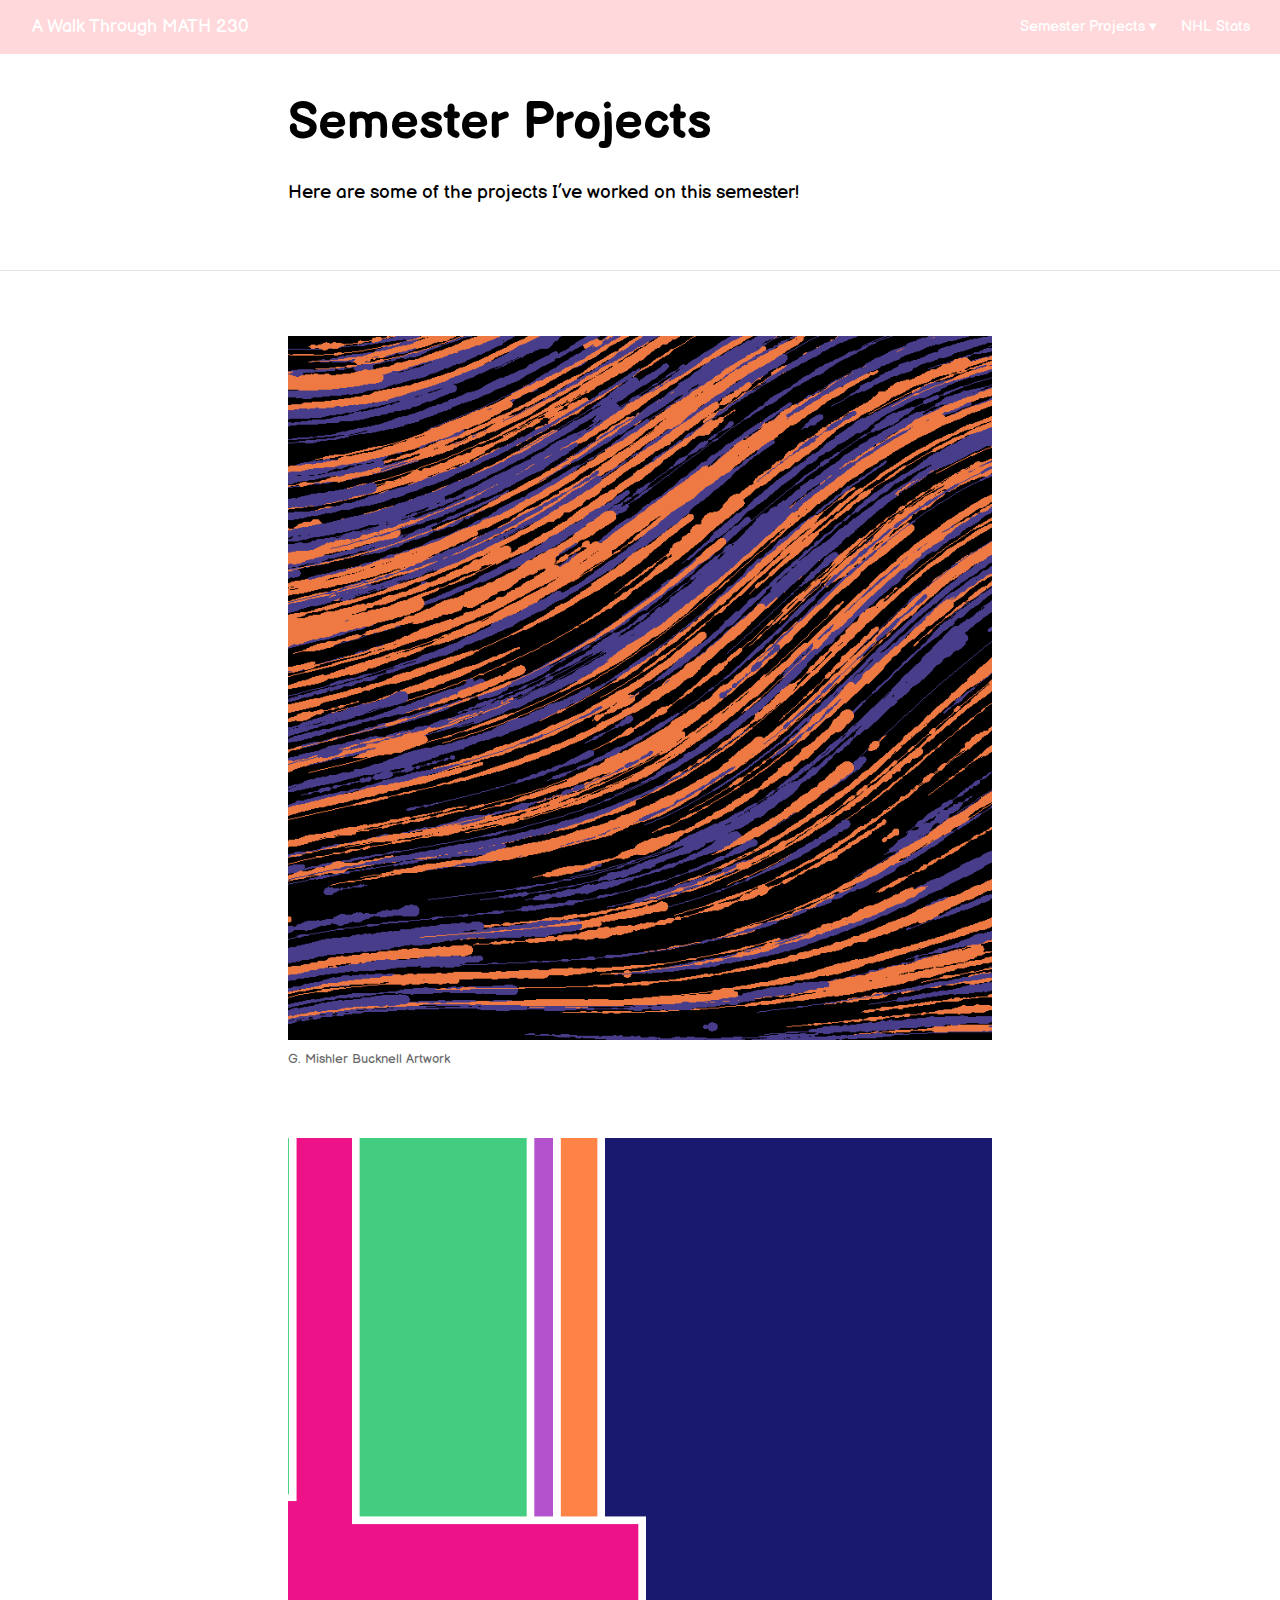
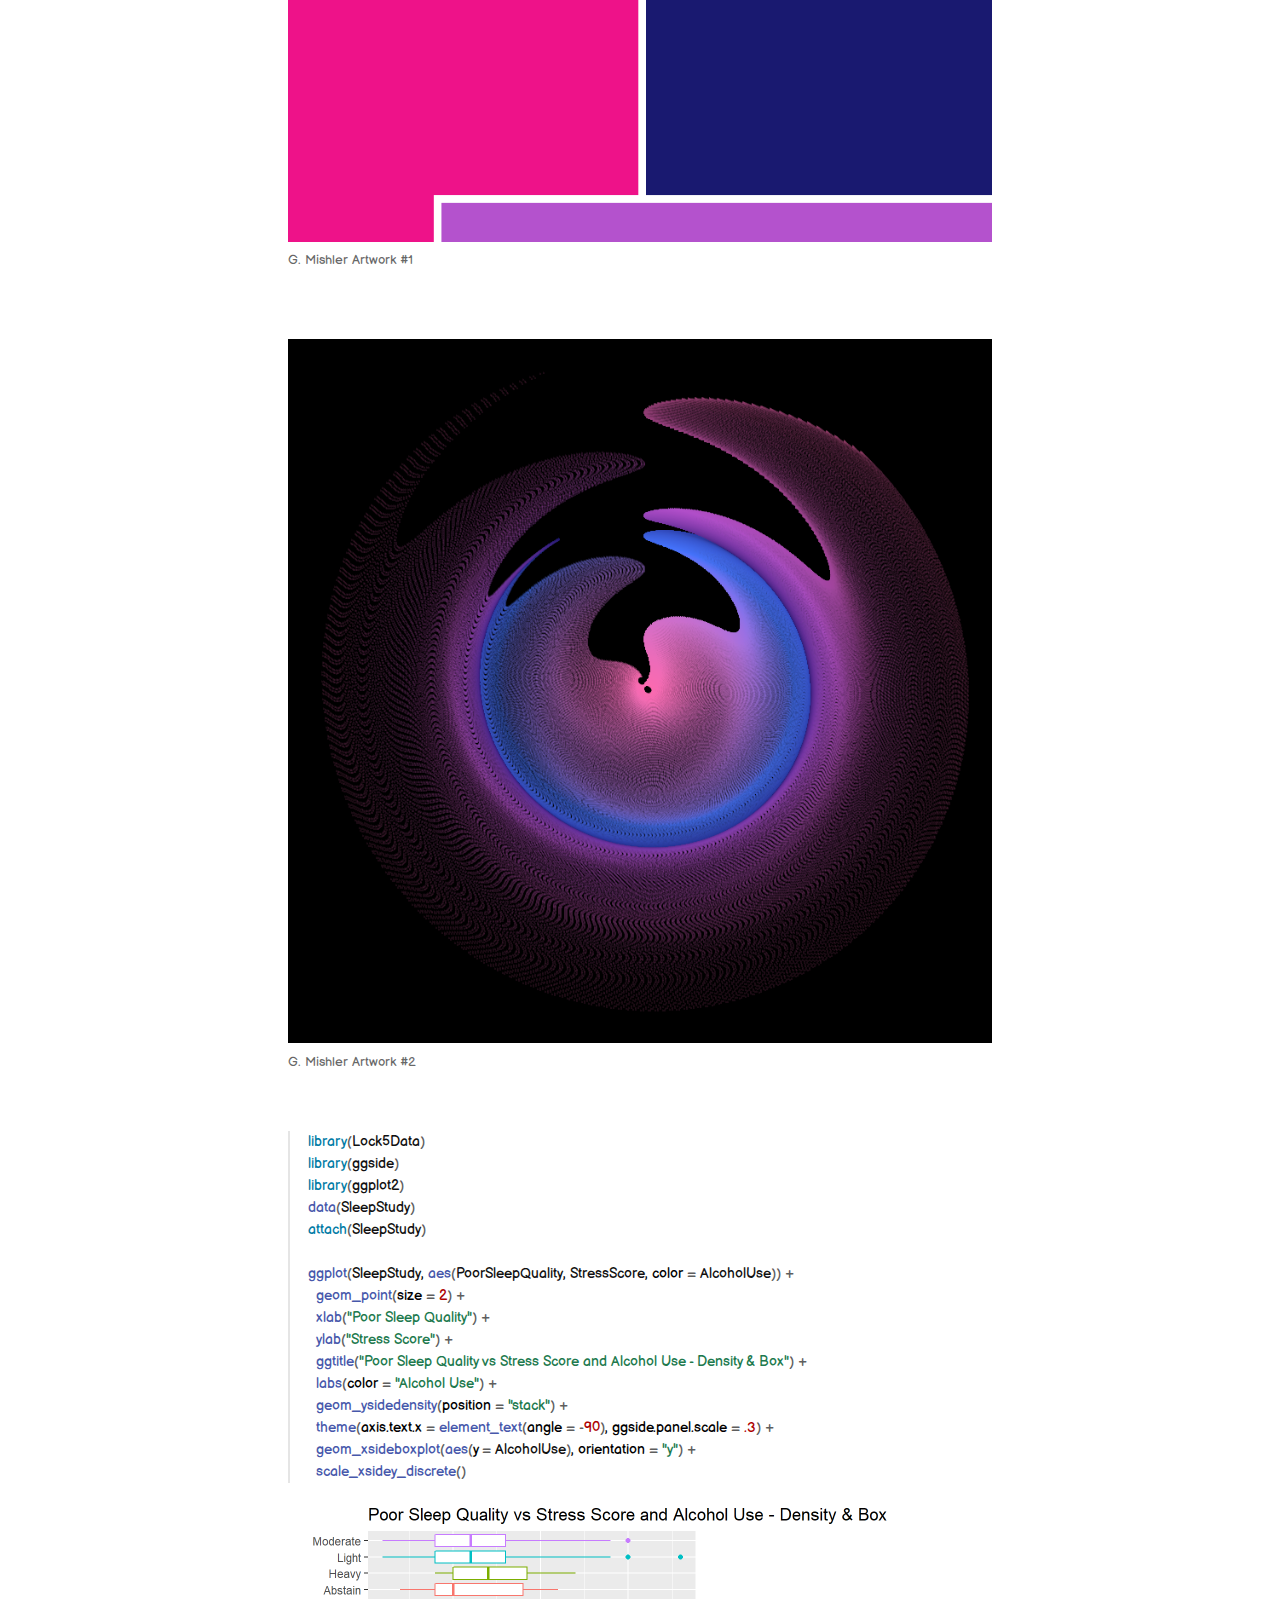
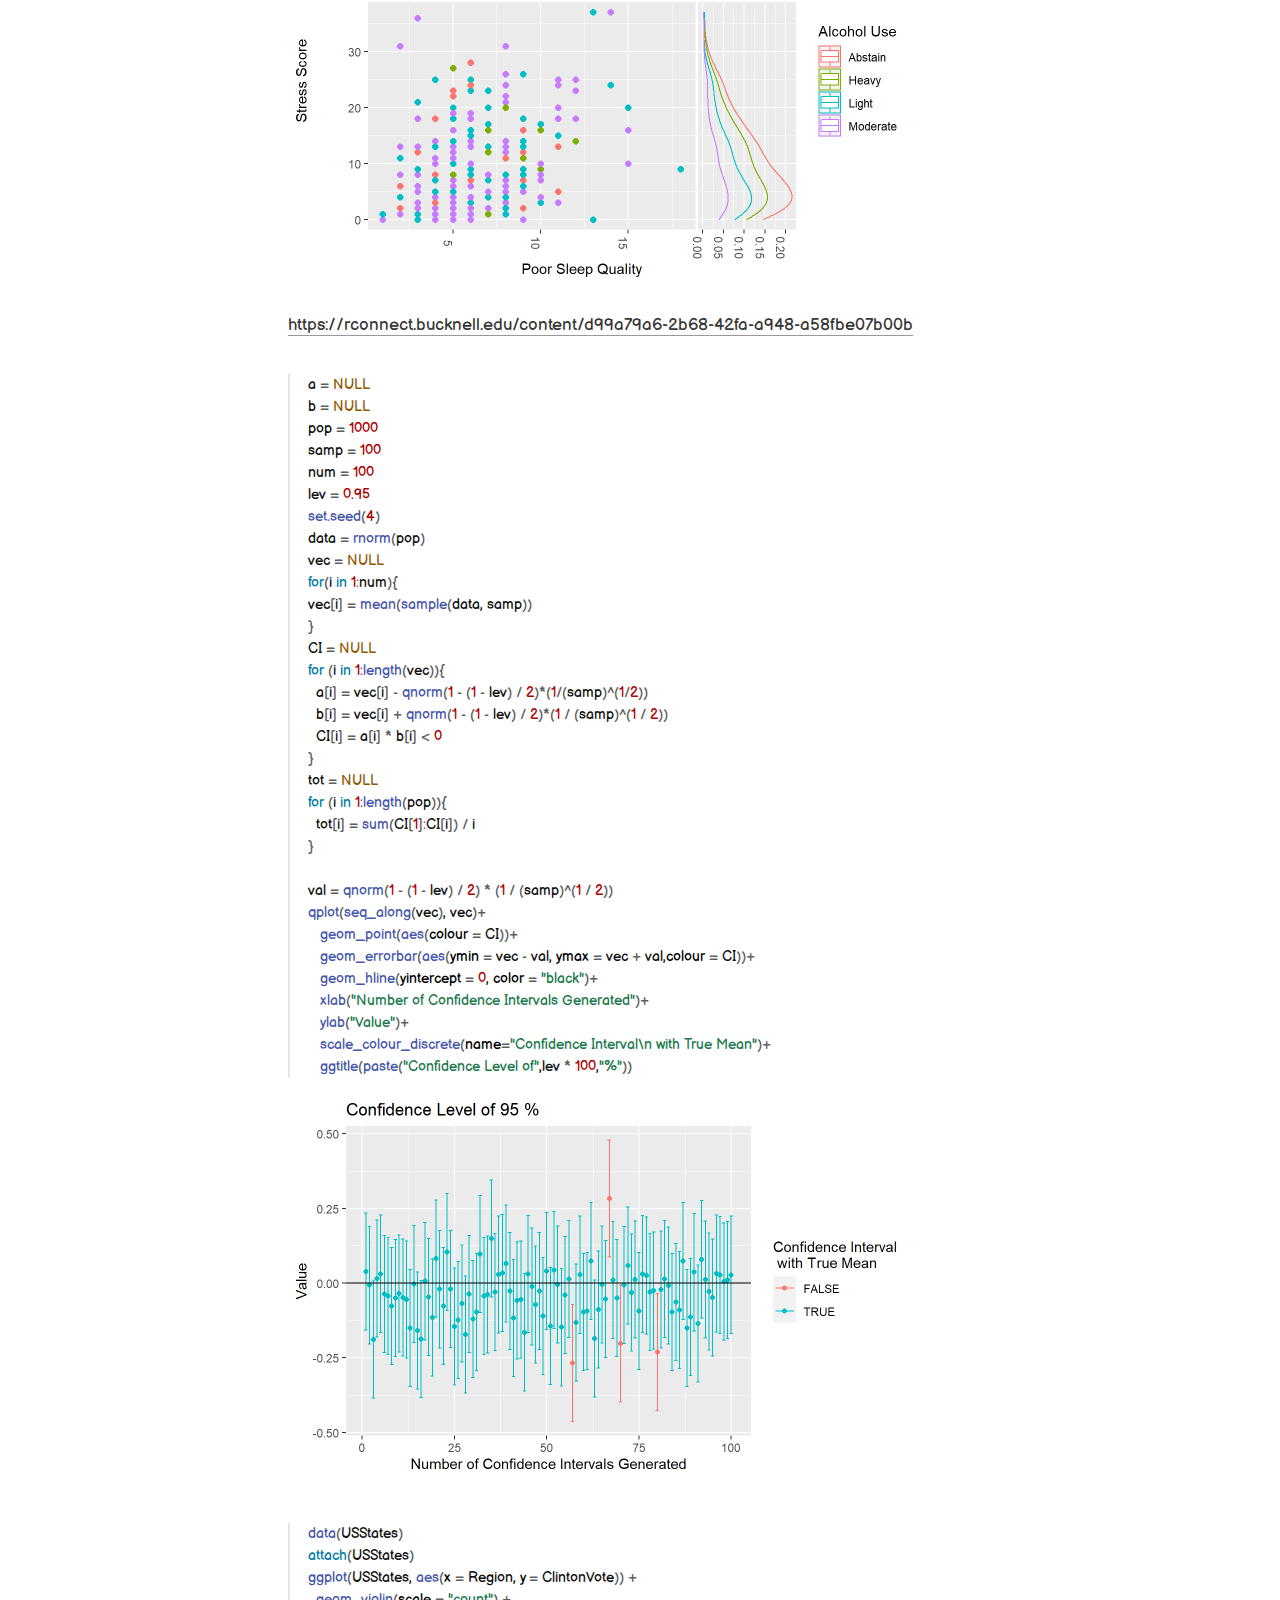
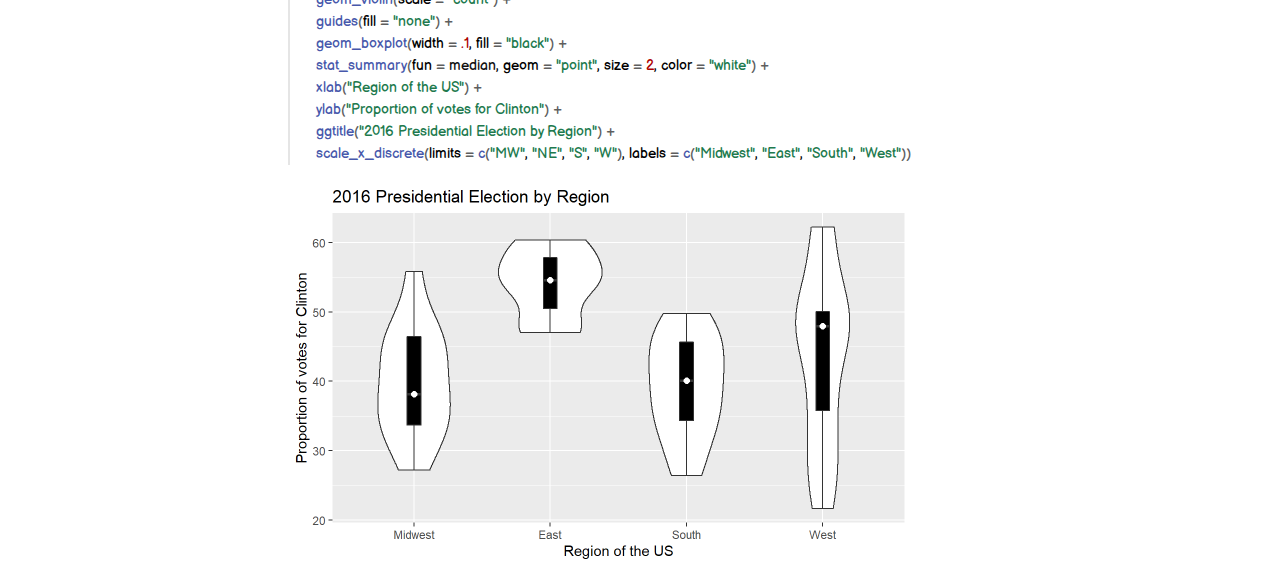
<file: GabbyMishler_Website/docs/Semester-Projects.html>
<!DOCTYPE html>

<html xmlns="http://www.w3.org/1999/xhtml" lang="" xml:lang="">

<head>
  <meta charset="utf-8"/>
  <meta name="viewport" content="width=device-width, initial-scale=1"/>
  <meta http-equiv="X-UA-Compatible" content="IE=Edge,chrome=1"/>
  <meta name="generator" content="distill" />

  <style type="text/css">
  /* Hide doc at startup (prevent jankiness while JS renders/transforms) */
  body {
    visibility: hidden;
  }
  </style>

 <!--radix_placeholder_import_source-->
 <!--/radix_placeholder_import_source-->

<style type="text/css">code{white-space: pre;}</style>
<style type="text/css" data-origin="pandoc">
pre > code.sourceCode { white-space: pre; position: relative; }
pre > code.sourceCode > span { display: inline-block; line-height: 1.25; }
pre > code.sourceCode > span:empty { height: 1.2em; }
.sourceCode { overflow: visible; }
code.sourceCode > span { color: inherit; text-decoration: inherit; }
div.sourceCode { margin: 1em 0; }
pre.sourceCode { margin: 0; }
@media screen {
div.sourceCode { overflow: auto; }
}
@media print {
pre > code.sourceCode { white-space: pre-wrap; }
pre > code.sourceCode > span { text-indent: -5em; padding-left: 5em; }
}
pre.numberSource code
  { counter-reset: source-line 0; }
pre.numberSource code > span
  { position: relative; left: -4em; counter-increment: source-line; }
pre.numberSource code > span > a:first-child::before
  { content: counter(source-line);
    position: relative; left: -1em; text-align: right; vertical-align: baseline;
    border: none; display: inline-block;
    -webkit-touch-callout: none; -webkit-user-select: none;
    -khtml-user-select: none; -moz-user-select: none;
    -ms-user-select: none; user-select: none;
    padding: 0 4px; width: 4em;
    color: #aaaaaa;
  }
pre.numberSource { margin-left: 3em; border-left: 1px solid #aaaaaa;  padding-left: 4px; }
div.sourceCode
  {   }
@media screen {
pre > code.sourceCode > span > a:first-child::before { text-decoration: underline; }
}
code span.al { color: #ad0000; } /* Alert */
code span.an { color: #5e5e5e; } /* Annotation */
code span.at { } /* Attribute */
code span.bn { color: #ad0000; } /* BaseN */
code span.bu { } /* BuiltIn */
code span.cf { color: #007ba5; } /* ControlFlow */
code span.ch { color: #20794d; } /* Char */
code span.cn { color: #8f5902; } /* Constant */
code span.co { color: #5e5e5e; } /* Comment */
code span.cv { color: #5e5e5e; font-style: italic; } /* CommentVar */
code span.do { color: #5e5e5e; font-style: italic; } /* Documentation */
code span.dt { color: #ad0000; } /* DataType */
code span.dv { color: #ad0000; } /* DecVal */
code span.er { color: #ad0000; } /* Error */
code span.ex { } /* Extension */
code span.fl { color: #ad0000; } /* Float */
code span.fu { color: #4758ab; } /* Function */
code span.im { } /* Import */
code span.in { color: #5e5e5e; } /* Information */
code span.kw { color: #007ba5; } /* Keyword */
code span.op { color: #5e5e5e; } /* Operator */
code span.ot { color: #007ba5; } /* Other */
code span.pp { color: #ad0000; } /* Preprocessor */
code span.sc { color: #5e5e5e; } /* SpecialChar */
code span.ss { color: #20794d; } /* SpecialString */
code span.st { color: #20794d; } /* String */
code span.va { color: #111111; } /* Variable */
code span.vs { color: #20794d; } /* VerbatimString */
code span.wa { color: #5e5e5e; font-style: italic; } /* Warning */
</style>


  <!--radix_placeholder_meta_tags-->
  <title>A Walk Through MATH 230: Semester Projects</title>

  <meta property="description" itemprop="description" content="Here are some of the projects I&#39;ve worked on this semester!"/>



  <!--  https://developers.facebook.com/docs/sharing/webmasters#markup -->
  <meta property="og:title" content="A Walk Through MATH 230: Semester Projects"/>
  <meta property="og:type" content="article"/>
  <meta property="og:description" content="Here are some of the projects I&#39;ve worked on this semester!"/>
  <meta property="og:locale" content="en_US"/>
  <meta property="og:site_name" content="A Walk Through MATH 230"/>

  <!--  https://dev.twitter.com/cards/types/summary -->
  <meta property="twitter:card" content="summary"/>
  <meta property="twitter:title" content="A Walk Through MATH 230: Semester Projects"/>
  <meta property="twitter:description" content="Here are some of the projects I&#39;ve worked on this semester!"/>

  <!--/radix_placeholder_meta_tags-->
  <!--radix_placeholder_rmarkdown_metadata-->

  <script type="text/json" id="radix-rmarkdown-metadata">
  {"type":"list","attributes":{"names":{"type":"character","attributes":{},"value":["title","description","site"]}},"value":[{"type":"character","attributes":{},"value":["Semester Projects"]},{"type":"character","attributes":{},"value":["Here are some of the projects I've worked on this semester!\n"]},{"type":"character","attributes":{},"value":["distill::distill_website"]}]}
  </script>
  <!--/radix_placeholder_rmarkdown_metadata-->
  <!--radix_placeholder_navigation_in_header-->
  <meta name="distill:offset" content=""/>

  <script type="application/javascript">

    window.headroom_prevent_pin = false;

    window.document.addEventListener("DOMContentLoaded", function (event) {

      // initialize headroom for banner
      var header = $('header').get(0);
      var headerHeight = header.offsetHeight;
      var headroom = new Headroom(header, {
        tolerance: 5,
        onPin : function() {
          if (window.headroom_prevent_pin) {
            window.headroom_prevent_pin = false;
            headroom.unpin();
          }
        }
      });
      headroom.init();
      if(window.location.hash)
        headroom.unpin();
      $(header).addClass('headroom--transition');

      // offset scroll location for banner on hash change
      // (see: https://github.com/WickyNilliams/headroom.js/issues/38)
      window.addEventListener("hashchange", function(event) {
        window.scrollTo(0, window.pageYOffset - (headerHeight + 25));
      });

      // responsive menu
      $('.distill-site-header').each(function(i, val) {
        var topnav = $(this);
        var toggle = topnav.find('.nav-toggle');
        toggle.on('click', function() {
          topnav.toggleClass('responsive');
        });
      });

      // nav dropdowns
      $('.nav-dropbtn').click(function(e) {
        $(this).next('.nav-dropdown-content').toggleClass('nav-dropdown-active');
        $(this).parent().siblings('.nav-dropdown')
           .children('.nav-dropdown-content').removeClass('nav-dropdown-active');
      });
      $("body").click(function(e){
        $('.nav-dropdown-content').removeClass('nav-dropdown-active');
      });
      $(".nav-dropdown").click(function(e){
        e.stopPropagation();
      });
    });
  </script>

  <style type="text/css">

  /* Theme (user-documented overrideables for nav appearance) */

  .distill-site-nav {
    color: rgba(255, 255, 255, 0.8);
    background-color: #0F2E3D;
    font-size: 15px;
    font-weight: 300;
  }

  .distill-site-nav a {
    color: inherit;
    text-decoration: none;
  }

  .distill-site-nav a:hover {
    color: white;
  }

  @media print {
    .distill-site-nav {
      display: none;
    }
  }

  .distill-site-header {

  }

  .distill-site-footer {

  }


  /* Site Header */

  .distill-site-header {
    width: 100%;
    box-sizing: border-box;
    z-index: 3;
  }

  .distill-site-header .nav-left {
    display: inline-block;
    margin-left: 8px;
  }

  @media screen and (max-width: 768px) {
    .distill-site-header .nav-left {
      margin-left: 0;
    }
  }


  .distill-site-header .nav-right {
    float: right;
    margin-right: 8px;
  }

  .distill-site-header a,
  .distill-site-header .title {
    display: inline-block;
    text-align: center;
    padding: 14px 10px 14px 10px;
  }

  .distill-site-header .title {
    font-size: 18px;
    min-width: 150px;
  }

  .distill-site-header .logo {
    padding: 0;
  }

  .distill-site-header .logo img {
    display: none;
    max-height: 20px;
    width: auto;
    margin-bottom: -4px;
  }

  .distill-site-header .nav-image img {
    max-height: 18px;
    width: auto;
    display: inline-block;
    margin-bottom: -3px;
  }



  @media screen and (min-width: 1000px) {
    .distill-site-header .logo img {
      display: inline-block;
    }
    .distill-site-header .nav-left {
      margin-left: 20px;
    }
    .distill-site-header .nav-right {
      margin-right: 20px;
    }
    .distill-site-header .title {
      padding-left: 12px;
    }
  }


  .distill-site-header .nav-toggle {
    display: none;
  }

  .nav-dropdown {
    display: inline-block;
    position: relative;
  }

  .nav-dropdown .nav-dropbtn {
    border: none;
    outline: none;
    color: rgba(255, 255, 255, 0.8);
    padding: 16px 10px;
    background-color: transparent;
    font-family: inherit;
    font-size: inherit;
    font-weight: inherit;
    margin: 0;
    margin-top: 1px;
    z-index: 2;
  }

  .nav-dropdown-content {
    display: none;
    position: absolute;
    background-color: white;
    min-width: 200px;
    border: 1px solid rgba(0,0,0,0.15);
    border-radius: 4px;
    box-shadow: 0px 8px 16px 0px rgba(0,0,0,0.1);
    z-index: 1;
    margin-top: 2px;
    white-space: nowrap;
    padding-top: 4px;
    padding-bottom: 4px;
  }

  .nav-dropdown-content hr {
    margin-top: 4px;
    margin-bottom: 4px;
    border: none;
    border-bottom: 1px solid rgba(0, 0, 0, 0.1);
  }

  .nav-dropdown-active {
    display: block;
  }

  .nav-dropdown-content a, .nav-dropdown-content .nav-dropdown-header {
    color: black;
    padding: 6px 24px;
    text-decoration: none;
    display: block;
    text-align: left;
  }

  .nav-dropdown-content .nav-dropdown-header {
    display: block;
    padding: 5px 24px;
    padding-bottom: 0;
    text-transform: uppercase;
    font-size: 14px;
    color: #999999;
    white-space: nowrap;
  }

  .nav-dropdown:hover .nav-dropbtn {
    color: white;
  }

  .nav-dropdown-content a:hover {
    background-color: #ddd;
    color: black;
  }

  .nav-right .nav-dropdown-content {
    margin-left: -45%;
    right: 0;
  }

  @media screen and (max-width: 768px) {
    .distill-site-header a, .distill-site-header .nav-dropdown  {display: none;}
    .distill-site-header a.nav-toggle {
      float: right;
      display: block;
    }
    .distill-site-header .title {
      margin-left: 0;
    }
    .distill-site-header .nav-right {
      margin-right: 0;
    }
    .distill-site-header {
      overflow: hidden;
    }
    .nav-right .nav-dropdown-content {
      margin-left: 0;
    }
  }


  @media screen and (max-width: 768px) {
    .distill-site-header.responsive {position: relative; min-height: 500px; }
    .distill-site-header.responsive a.nav-toggle {
      position: absolute;
      right: 0;
      top: 0;
    }
    .distill-site-header.responsive a,
    .distill-site-header.responsive .nav-dropdown {
      display: block;
      text-align: left;
    }
    .distill-site-header.responsive .nav-left,
    .distill-site-header.responsive .nav-right {
      width: 100%;
    }
    .distill-site-header.responsive .nav-dropdown {float: none;}
    .distill-site-header.responsive .nav-dropdown-content {position: relative;}
    .distill-site-header.responsive .nav-dropdown .nav-dropbtn {
      display: block;
      width: 100%;
      text-align: left;
    }
  }

  /* Site Footer */

  .distill-site-footer {
    width: 100%;
    overflow: hidden;
    box-sizing: border-box;
    z-index: 3;
    margin-top: 30px;
    padding-top: 30px;
    padding-bottom: 30px;
    text-align: center;
  }

  /* Headroom */

  d-title {
    padding-top: 6rem;
  }

  @media print {
    d-title {
      padding-top: 4rem;
    }
  }

  .headroom {
    z-index: 1000;
    position: fixed;
    top: 0;
    left: 0;
    right: 0;
  }

  .headroom--transition {
    transition: all .4s ease-in-out;
  }

  .headroom--unpinned {
    top: -100px;
  }

  .headroom--pinned {
    top: 0;
  }

  /* adjust viewport for navbar height */
  /* helps vertically center bootstrap (non-distill) content */
  .min-vh-100 {
    min-height: calc(100vh - 100px) !important;
  }

  </style>

  <script src="site_libs/jquery-3.6.0/jquery-3.6.0.min.js"></script>
  <link href="site_libs/font-awesome-5.1.0/css/all.css" rel="stylesheet"/>
  <link href="site_libs/font-awesome-5.1.0/css/v4-shims.css" rel="stylesheet"/>
  <script src="site_libs/headroom-0.9.4/headroom.min.js"></script>
  <script src="site_libs/autocomplete-0.37.1/autocomplete.min.js"></script>
  <script src="site_libs/fuse-6.4.1/fuse.min.js"></script>

  <script type="application/javascript">

  function getMeta(metaName) {
    var metas = document.getElementsByTagName('meta');
    for (let i = 0; i < metas.length; i++) {
      if (metas[i].getAttribute('name') === metaName) {
        return metas[i].getAttribute('content');
      }
    }
    return '';
  }

  function offsetURL(url) {
    var offset = getMeta('distill:offset');
    return offset ? offset + '/' + url : url;
  }

  function createFuseIndex() {

    // create fuse index
    var options = {
      keys: [
        { name: 'title', weight: 20 },
        { name: 'categories', weight: 15 },
        { name: 'description', weight: 10 },
        { name: 'contents', weight: 5 },
      ],
      ignoreLocation: true,
      threshold: 0
    };
    var fuse = new window.Fuse([], options);

    // fetch the main search.json
    return fetch(offsetURL('search.json'))
      .then(function(response) {
        if (response.status == 200) {
          return response.json().then(function(json) {
            // index main articles
            json.articles.forEach(function(article) {
              fuse.add(article);
            });
            // download collections and index their articles
            return Promise.all(json.collections.map(function(collection) {
              return fetch(offsetURL(collection)).then(function(response) {
                if (response.status === 200) {
                  return response.json().then(function(articles) {
                    articles.forEach(function(article) {
                      fuse.add(article);
                    });
                  })
                } else {
                  return Promise.reject(
                    new Error('Unexpected status from search index request: ' +
                              response.status)
                  );
                }
              });
            })).then(function() {
              return fuse;
            });
          });

        } else {
          return Promise.reject(
            new Error('Unexpected status from search index request: ' +
                        response.status)
          );
        }
      });
  }

  window.document.addEventListener("DOMContentLoaded", function (event) {

    // get search element (bail if we don't have one)
    var searchEl = window.document.getElementById('distill-search');
    if (!searchEl)
      return;

    createFuseIndex()
      .then(function(fuse) {

        // make search box visible
        searchEl.classList.remove('hidden');

        // initialize autocomplete
        var options = {
          autoselect: true,
          hint: false,
          minLength: 2,
        };
        window.autocomplete(searchEl, options, [{
          source: function(query, callback) {
            const searchOptions = {
              isCaseSensitive: false,
              shouldSort: true,
              minMatchCharLength: 2,
              limit: 10,
            };
            var results = fuse.search(query, searchOptions);
            callback(results
              .map(function(result) { return result.item; })
            );
          },
          templates: {
            suggestion: function(suggestion) {
              var img = suggestion.preview && Object.keys(suggestion.preview).length > 0
                ? `<img src="${offsetURL(suggestion.preview)}"</img>`
                : '';
              var html = `
                <div class="search-item">
                  <h3>${suggestion.title}</h3>
                  <div class="search-item-description">
                    ${suggestion.description || ''}
                  </div>
                  <div class="search-item-preview">
                    ${img}
                  </div>
                </div>
              `;
              return html;
            }
          }
        }]).on('autocomplete:selected', function(event, suggestion) {
          window.location.href = offsetURL(suggestion.path);
        });
        // remove inline display style on autocompleter (we want to
        // manage responsive display via css)
        $('.algolia-autocomplete').css("display", "");
      })
      .catch(function(error) {
        console.log(error);
      });

  });

  </script>

  <style type="text/css">

  .nav-search {
    font-size: x-small;
  }

  /* Algolioa Autocomplete */

  .algolia-autocomplete {
    display: inline-block;
    margin-left: 10px;
    vertical-align: sub;
    background-color: white;
    color: black;
    padding: 6px;
    padding-top: 8px;
    padding-bottom: 0;
    border-radius: 6px;
    border: 1px #0F2E3D solid;
    width: 180px;
  }


  @media screen and (max-width: 768px) {
    .distill-site-nav .algolia-autocomplete {
      display: none;
      visibility: hidden;
    }
    .distill-site-nav.responsive .algolia-autocomplete {
      display: inline-block;
      visibility: visible;
    }
    .distill-site-nav.responsive .algolia-autocomplete .aa-dropdown-menu {
      margin-left: 0;
      width: 400px;
      max-height: 400px;
    }
  }

  .algolia-autocomplete .aa-input, .algolia-autocomplete .aa-hint {
    width: 90%;
    outline: none;
    border: none;
  }

  .algolia-autocomplete .aa-hint {
    color: #999;
  }
  .algolia-autocomplete .aa-dropdown-menu {
    width: 550px;
    max-height: 70vh;
    overflow-x: visible;
    overflow-y: scroll;
    padding: 5px;
    margin-top: 3px;
    margin-left: -150px;
    background-color: #fff;
    border-radius: 5px;
    border: 1px solid #999;
    border-top: none;
  }

  .algolia-autocomplete .aa-dropdown-menu .aa-suggestion {
    cursor: pointer;
    padding: 5px 4px;
    border-bottom: 1px solid #eee;
  }

  .algolia-autocomplete .aa-dropdown-menu .aa-suggestion:last-of-type {
    border-bottom: none;
    margin-bottom: 2px;
  }

  .algolia-autocomplete .aa-dropdown-menu .aa-suggestion .search-item {
    overflow: hidden;
    font-size: 0.8em;
    line-height: 1.4em;
  }

  .algolia-autocomplete .aa-dropdown-menu .aa-suggestion .search-item h3 {
    font-size: 1rem;
    margin-block-start: 0;
    margin-block-end: 5px;
  }

  .algolia-autocomplete .aa-dropdown-menu .aa-suggestion .search-item-description {
    display: inline-block;
    overflow: hidden;
    height: 2.8em;
    width: 80%;
    margin-right: 4%;
  }

  .algolia-autocomplete .aa-dropdown-menu .aa-suggestion .search-item-preview {
    display: inline-block;
    width: 15%;
  }

  .algolia-autocomplete .aa-dropdown-menu .aa-suggestion .search-item-preview img {
    height: 3em;
    width: auto;
    display: none;
  }

  .algolia-autocomplete .aa-dropdown-menu .aa-suggestion .search-item-preview img[src] {
    display: initial;
  }

  .algolia-autocomplete .aa-dropdown-menu .aa-suggestion.aa-cursor {
    background-color: #eee;
  }
  .algolia-autocomplete .aa-dropdown-menu .aa-suggestion em {
    font-weight: bold;
    font-style: normal;
  }

  </style>


  <!--/radix_placeholder_navigation_in_header-->
  <!--radix_placeholder_distill-->

  <style type="text/css">

  body {
    background-color: white;
  }

  .pandoc-table {
    width: 100%;
  }

  .pandoc-table>caption {
    margin-bottom: 10px;
  }

  .pandoc-table th:not([align]) {
    text-align: left;
  }

  .pagedtable-footer {
    font-size: 15px;
  }

  d-byline .byline {
    grid-template-columns: 2fr 2fr;
  }

  d-byline .byline h3 {
    margin-block-start: 1.5em;
  }

  d-byline .byline .authors-affiliations h3 {
    margin-block-start: 0.5em;
  }

  .authors-affiliations .orcid-id {
    width: 16px;
    height:16px;
    margin-left: 4px;
    margin-right: 4px;
    vertical-align: middle;
    padding-bottom: 2px;
  }

  d-title .dt-tags {
    margin-top: 1em;
    grid-column: text;
  }

  .dt-tags .dt-tag {
    text-decoration: none;
    display: inline-block;
    color: rgba(0,0,0,0.6);
    padding: 0em 0.4em;
    margin-right: 0.5em;
    margin-bottom: 0.4em;
    font-size: 70%;
    border: 1px solid rgba(0,0,0,0.2);
    border-radius: 3px;
    text-transform: uppercase;
    font-weight: 500;
  }

  d-article table.gt_table td,
  d-article table.gt_table th {
    border-bottom: none;
  }

  .html-widget {
    margin-bottom: 2.0em;
  }

  .l-screen-inset {
    padding-right: 16px;
  }

  .l-screen .caption {
    margin-left: 10px;
  }

  .shaded {
    background: rgb(247, 247, 247);
    padding-top: 20px;
    padding-bottom: 20px;
    border-top: 1px solid rgba(0, 0, 0, 0.1);
    border-bottom: 1px solid rgba(0, 0, 0, 0.1);
  }

  .shaded .html-widget {
    margin-bottom: 0;
    border: 1px solid rgba(0, 0, 0, 0.1);
  }

  .shaded .shaded-content {
    background: white;
  }

  .text-output {
    margin-top: 0;
    line-height: 1.5em;
  }

  .hidden {
    display: none !important;
  }

  d-article {
    padding-top: 2.5rem;
    padding-bottom: 30px;
  }

  d-appendix {
    padding-top: 30px;
  }

  d-article>p>img {
    width: 100%;
  }

  d-article h2 {
    margin: 1rem 0 1.5rem 0;
  }

  d-article h3 {
    margin-top: 1.5rem;
  }

  d-article iframe {
    border: 1px solid rgba(0, 0, 0, 0.1);
    margin-bottom: 2.0em;
    width: 100%;
  }

  /* Tweak code blocks */

  d-article div.sourceCode code,
  d-article pre code {
    font-family: Consolas, Monaco, 'Andale Mono', 'Ubuntu Mono', monospace;
  }

  d-article pre,
  d-article div.sourceCode,
  d-article div.sourceCode pre {
    overflow: auto;
  }

  d-article div.sourceCode {
    background-color: white;
  }

  d-article div.sourceCode pre {
    padding-left: 10px;
    font-size: 12px;
    border-left: 2px solid rgba(0,0,0,0.1);
  }

  d-article pre {
    font-size: 12px;
    color: black;
    background: none;
    margin-top: 0;
    text-align: left;
    white-space: pre;
    word-spacing: normal;
    word-break: normal;
    word-wrap: normal;
    line-height: 1.5;

    -moz-tab-size: 4;
    -o-tab-size: 4;
    tab-size: 4;

    -webkit-hyphens: none;
    -moz-hyphens: none;
    -ms-hyphens: none;
    hyphens: none;
  }

  d-article pre a {
    border-bottom: none;
  }

  d-article pre a:hover {
    border-bottom: none;
    text-decoration: underline;
  }

  d-article details {
    grid-column: text;
    margin-bottom: 0.8em;
  }

  @media(min-width: 768px) {

  d-article pre,
  d-article div.sourceCode,
  d-article div.sourceCode pre {
    overflow: visible !important;
  }

  d-article div.sourceCode pre {
    padding-left: 18px;
    font-size: 14px;
  }

  d-article pre {
    font-size: 14px;
  }

  }

  figure img.external {
    background: white;
    border: 1px solid rgba(0, 0, 0, 0.1);
    box-shadow: 0 1px 8px rgba(0, 0, 0, 0.1);
    padding: 18px;
    box-sizing: border-box;
  }

  /* CSS for d-contents */

  .d-contents {
    grid-column: text;
    color: rgba(0,0,0,0.8);
    font-size: 0.9em;
    padding-bottom: 1em;
    margin-bottom: 1em;
    padding-bottom: 0.5em;
    margin-bottom: 1em;
    padding-left: 0.25em;
    justify-self: start;
  }

  @media(min-width: 1000px) {
    .d-contents.d-contents-float {
      height: 0;
      grid-column-start: 1;
      grid-column-end: 4;
      justify-self: center;
      padding-right: 3em;
      padding-left: 2em;
    }
  }

  .d-contents nav h3 {
    font-size: 18px;
    margin-top: 0;
    margin-bottom: 1em;
  }

  .d-contents li {
    list-style-type: none
  }

  .d-contents nav > ul {
    padding-left: 0;
  }

  .d-contents ul {
    padding-left: 1em
  }

  .d-contents nav ul li {
    margin-top: 0.6em;
    margin-bottom: 0.2em;
  }

  .d-contents nav a {
    font-size: 13px;
    border-bottom: none;
    text-decoration: none
    color: rgba(0, 0, 0, 0.8);
  }

  .d-contents nav a:hover {
    text-decoration: underline solid rgba(0, 0, 0, 0.6)
  }

  .d-contents nav > ul > li > a {
    font-weight: 600;
  }

  .d-contents nav > ul > li > ul {
    font-weight: inherit;
  }

  .d-contents nav > ul > li > ul > li {
    margin-top: 0.2em;
  }


  .d-contents nav ul {
    margin-top: 0;
    margin-bottom: 0.25em;
  }

  .d-article-with-toc h2:nth-child(2) {
    margin-top: 0;
  }


  /* Figure */

  .figure {
    position: relative;
    margin-bottom: 2.5em;
    margin-top: 1.5em;
  }

  .figure img {
    width: 100%;
  }

  .figure .caption {
    color: rgba(0, 0, 0, 0.6);
    font-size: 12px;
    line-height: 1.5em;
  }

  .figure img.external {
    background: white;
    border: 1px solid rgba(0, 0, 0, 0.1);
    box-shadow: 0 1px 8px rgba(0, 0, 0, 0.1);
    padding: 18px;
    box-sizing: border-box;
  }

  .figure .caption a {
    color: rgba(0, 0, 0, 0.6);
  }

  .figure .caption b,
  .figure .caption strong, {
    font-weight: 600;
    color: rgba(0, 0, 0, 1.0);
  }

  /* Citations */

  d-article .citation {
    color: inherit;
    cursor: inherit;
  }

  div.hanging-indent{
    margin-left: 1em; text-indent: -1em;
  }

  /* Citation hover box */

  .tippy-box[data-theme~=light-border] {
    background-color: rgba(250, 250, 250, 0.95);
  }

  .tippy-content > p {
    margin-bottom: 0;
    padding: 2px;
  }


  /* Tweak 1000px media break to show more text */

  @media(min-width: 1000px) {
    .base-grid,
    distill-header,
    d-title,
    d-abstract,
    d-article,
    d-appendix,
    distill-appendix,
    d-byline,
    d-footnote-list,
    d-citation-list,
    distill-footer {
      grid-template-columns: [screen-start] 1fr [page-start kicker-start] 80px [middle-start] 50px [text-start kicker-end] 65px 65px 65px 65px 65px 65px 65px 65px [text-end gutter-start] 65px [middle-end] 65px [page-end gutter-end] 1fr [screen-end];
      grid-column-gap: 16px;
    }

    .grid {
      grid-column-gap: 16px;
    }

    d-article {
      font-size: 1.06rem;
      line-height: 1.7em;
    }
    figure .caption, .figure .caption, figure figcaption {
      font-size: 13px;
    }
  }

  @media(min-width: 1180px) {
    .base-grid,
    distill-header,
    d-title,
    d-abstract,
    d-article,
    d-appendix,
    distill-appendix,
    d-byline,
    d-footnote-list,
    d-citation-list,
    distill-footer {
      grid-template-columns: [screen-start] 1fr [page-start kicker-start] 60px [middle-start] 60px [text-start kicker-end] 60px 60px 60px 60px 60px 60px 60px 60px [text-end gutter-start] 60px [middle-end] 60px [page-end gutter-end] 1fr [screen-end];
      grid-column-gap: 32px;
    }

    .grid {
      grid-column-gap: 32px;
    }
  }


  /* Get the citation styles for the appendix (not auto-injected on render since
     we do our own rendering of the citation appendix) */

  d-appendix .citation-appendix,
  .d-appendix .citation-appendix {
    font-size: 11px;
    line-height: 15px;
    border-left: 1px solid rgba(0, 0, 0, 0.1);
    padding-left: 18px;
    border: 1px solid rgba(0,0,0,0.1);
    background: rgba(0, 0, 0, 0.02);
    padding: 10px 18px;
    border-radius: 3px;
    color: rgba(150, 150, 150, 1);
    overflow: hidden;
    margin-top: -12px;
    white-space: pre-wrap;
    word-wrap: break-word;
  }

  /* Include appendix styles here so they can be overridden */

  d-appendix {
    contain: layout style;
    font-size: 0.8em;
    line-height: 1.7em;
    margin-top: 60px;
    margin-bottom: 0;
    border-top: 1px solid rgba(0, 0, 0, 0.1);
    color: rgba(0,0,0,0.5);
    padding-top: 60px;
    padding-bottom: 48px;
  }

  d-appendix h3 {
    grid-column: page-start / text-start;
    font-size: 15px;
    font-weight: 500;
    margin-top: 1em;
    margin-bottom: 0;
    color: rgba(0,0,0,0.65);
  }

  d-appendix h3 + * {
    margin-top: 1em;
  }

  d-appendix ol {
    padding: 0 0 0 15px;
  }

  @media (min-width: 768px) {
    d-appendix ol {
      padding: 0 0 0 30px;
      margin-left: -30px;
    }
  }

  d-appendix li {
    margin-bottom: 1em;
  }

  d-appendix a {
    color: rgba(0, 0, 0, 0.6);
  }

  d-appendix > * {
    grid-column: text;
  }

  d-appendix > d-footnote-list,
  d-appendix > d-citation-list,
  d-appendix > distill-appendix {
    grid-column: screen;
  }

  /* Include footnote styles here so they can be overridden */

  d-footnote-list {
    contain: layout style;
  }

  d-footnote-list > * {
    grid-column: text;
  }

  d-footnote-list a.footnote-backlink {
    color: rgba(0,0,0,0.3);
    padding-left: 0.5em;
  }



  /* Anchor.js */

  .anchorjs-link {
    /*transition: all .25s linear; */
    text-decoration: none;
    border-bottom: none;
  }
  *:hover > .anchorjs-link {
    margin-left: -1.125em !important;
    text-decoration: none;
    border-bottom: none;
  }

  /* Social footer */

  .social_footer {
    margin-top: 30px;
    margin-bottom: 0;
    color: rgba(0,0,0,0.67);
  }

  .disqus-comments {
    margin-right: 30px;
  }

  .disqus-comment-count {
    border-bottom: 1px solid rgba(0, 0, 0, 0.4);
    cursor: pointer;
  }

  #disqus_thread {
    margin-top: 30px;
  }

  .article-sharing a {
    border-bottom: none;
    margin-right: 8px;
  }

  .article-sharing a:hover {
    border-bottom: none;
  }

  .sidebar-section.subscribe {
    font-size: 12px;
    line-height: 1.6em;
  }

  .subscribe p {
    margin-bottom: 0.5em;
  }


  .article-footer .subscribe {
    font-size: 15px;
    margin-top: 45px;
  }


  .sidebar-section.custom {
    font-size: 12px;
    line-height: 1.6em;
  }

  .custom p {
    margin-bottom: 0.5em;
  }

  /* Styles for listing layout (hide title) */
  .layout-listing d-title, .layout-listing .d-title {
    display: none;
  }

  /* Styles for posts lists (not auto-injected) */


  .posts-with-sidebar {
    padding-left: 45px;
    padding-right: 45px;
  }

  .posts-list .description h2,
  .posts-list .description p {
    font-family: -apple-system, BlinkMacSystemFont, "Segoe UI", Roboto, Oxygen, Ubuntu, Cantarell, "Fira Sans", "Droid Sans", "Helvetica Neue", Arial, sans-serif;
  }

  .posts-list .description h2 {
    font-weight: 700;
    border-bottom: none;
    padding-bottom: 0;
  }

  .posts-list h2.post-tag {
    border-bottom: 1px solid rgba(0, 0, 0, 0.2);
    padding-bottom: 12px;
  }
  .posts-list {
    margin-top: 60px;
    margin-bottom: 24px;
  }

  .posts-list .post-preview {
    text-decoration: none;
    overflow: hidden;
    display: block;
    border-bottom: 1px solid rgba(0, 0, 0, 0.1);
    padding: 24px 0;
  }

  .post-preview-last {
    border-bottom: none !important;
  }

  .posts-list .posts-list-caption {
    grid-column: screen;
    font-weight: 400;
  }

  .posts-list .post-preview h2 {
    margin: 0 0 6px 0;
    line-height: 1.2em;
    font-style: normal;
    font-size: 24px;
  }

  .posts-list .post-preview p {
    margin: 0 0 12px 0;
    line-height: 1.4em;
    font-size: 16px;
  }

  .posts-list .post-preview .thumbnail {
    box-sizing: border-box;
    margin-bottom: 24px;
    position: relative;
    max-width: 500px;
  }
  .posts-list .post-preview img {
    width: 100%;
    display: block;
  }

  .posts-list .metadata {
    font-size: 12px;
    line-height: 1.4em;
    margin-bottom: 18px;
  }

  .posts-list .metadata > * {
    display: inline-block;
  }

  .posts-list .metadata .publishedDate {
    margin-right: 2em;
  }

  .posts-list .metadata .dt-authors {
    display: block;
    margin-top: 0.3em;
    margin-right: 2em;
  }

  .posts-list .dt-tags {
    display: block;
    line-height: 1em;
  }

  .posts-list .dt-tags .dt-tag {
    display: inline-block;
    color: rgba(0,0,0,0.6);
    padding: 0.3em 0.4em;
    margin-right: 0.2em;
    margin-bottom: 0.4em;
    font-size: 60%;
    border: 1px solid rgba(0,0,0,0.2);
    border-radius: 3px;
    text-transform: uppercase;
    font-weight: 500;
  }

  .posts-list img {
    opacity: 1;
  }

  .posts-list img[data-src] {
    opacity: 0;
  }

  .posts-more {
    clear: both;
  }


  .posts-sidebar {
    font-size: 16px;
  }

  .posts-sidebar h3 {
    font-size: 16px;
    margin-top: 0;
    margin-bottom: 0.5em;
    font-weight: 400;
    text-transform: uppercase;
  }

  .sidebar-section {
    margin-bottom: 30px;
  }

  .categories ul {
    list-style-type: none;
    margin: 0;
    padding: 0;
  }

  .categories li {
    color: rgba(0, 0, 0, 0.8);
    margin-bottom: 0;
  }

  .categories li>a {
    border-bottom: none;
  }

  .categories li>a:hover {
    border-bottom: 1px solid rgba(0, 0, 0, 0.4);
  }

  .categories .active {
    font-weight: 600;
  }

  .categories .category-count {
    color: rgba(0, 0, 0, 0.4);
  }


  @media(min-width: 768px) {
    .posts-list .post-preview h2 {
      font-size: 26px;
    }
    .posts-list .post-preview .thumbnail {
      float: right;
      width: 30%;
      margin-bottom: 0;
    }
    .posts-list .post-preview .description {
      float: left;
      width: 45%;
    }
    .posts-list .post-preview .metadata {
      float: left;
      width: 20%;
      margin-top: 8px;
    }
    .posts-list .post-preview p {
      margin: 0 0 12px 0;
      line-height: 1.5em;
      font-size: 16px;
    }
    .posts-with-sidebar .posts-list {
      float: left;
      width: 75%;
    }
    .posts-with-sidebar .posts-sidebar {
      float: right;
      width: 20%;
      margin-top: 60px;
      padding-top: 24px;
      padding-bottom: 24px;
    }
  }


  /* Improve display for browsers without grid (IE/Edge <= 15) */

  .downlevel {
    line-height: 1.6em;
    font-family: -apple-system, BlinkMacSystemFont, "Segoe UI", Roboto, Oxygen, Ubuntu, Cantarell, "Fira Sans", "Droid Sans", "Helvetica Neue", Arial, sans-serif;
    margin: 0;
  }

  .downlevel .d-title {
    padding-top: 6rem;
    padding-bottom: 1.5rem;
  }

  .downlevel .d-title h1 {
    font-size: 50px;
    font-weight: 700;
    line-height: 1.1em;
    margin: 0 0 0.5rem;
  }

  .downlevel .d-title p {
    font-weight: 300;
    font-size: 1.2rem;
    line-height: 1.55em;
    margin-top: 0;
  }

  .downlevel .d-byline {
    padding-top: 0.8em;
    padding-bottom: 0.8em;
    font-size: 0.8rem;
    line-height: 1.8em;
  }

  .downlevel .section-separator {
    border: none;
    border-top: 1px solid rgba(0, 0, 0, 0.1);
  }

  .downlevel .d-article {
    font-size: 1.06rem;
    line-height: 1.7em;
    padding-top: 1rem;
    padding-bottom: 2rem;
  }


  .downlevel .d-appendix {
    padding-left: 0;
    padding-right: 0;
    max-width: none;
    font-size: 0.8em;
    line-height: 1.7em;
    margin-bottom: 0;
    color: rgba(0,0,0,0.5);
    padding-top: 40px;
    padding-bottom: 48px;
  }

  .downlevel .footnotes ol {
    padding-left: 13px;
  }

  .downlevel .base-grid,
  .downlevel .distill-header,
  .downlevel .d-title,
  .downlevel .d-abstract,
  .downlevel .d-article,
  .downlevel .d-appendix,
  .downlevel .distill-appendix,
  .downlevel .d-byline,
  .downlevel .d-footnote-list,
  .downlevel .d-citation-list,
  .downlevel .distill-footer,
  .downlevel .appendix-bottom,
  .downlevel .posts-container {
    padding-left: 40px;
    padding-right: 40px;
  }

  @media(min-width: 768px) {
    .downlevel .base-grid,
    .downlevel .distill-header,
    .downlevel .d-title,
    .downlevel .d-abstract,
    .downlevel .d-article,
    .downlevel .d-appendix,
    .downlevel .distill-appendix,
    .downlevel .d-byline,
    .downlevel .d-footnote-list,
    .downlevel .d-citation-list,
    .downlevel .distill-footer,
    .downlevel .appendix-bottom,
    .downlevel .posts-container {
    padding-left: 150px;
    padding-right: 150px;
    max-width: 900px;
  }
  }

  .downlevel pre code {
    display: block;
    border-left: 2px solid rgba(0, 0, 0, .1);
    padding: 0 0 0 20px;
    font-size: 14px;
  }

  .downlevel code, .downlevel pre {
    color: black;
    background: none;
    font-family: Consolas, Monaco, 'Andale Mono', 'Ubuntu Mono', monospace;
    text-align: left;
    white-space: pre;
    word-spacing: normal;
    word-break: normal;
    word-wrap: normal;
    line-height: 1.5;

    -moz-tab-size: 4;
    -o-tab-size: 4;
    tab-size: 4;

    -webkit-hyphens: none;
    -moz-hyphens: none;
    -ms-hyphens: none;
    hyphens: none;
  }

  .downlevel .posts-list .post-preview {
    color: inherit;
  }



  </style>

  <script type="application/javascript">

  function is_downlevel_browser() {
    if (bowser.isUnsupportedBrowser({ msie: "12", msedge: "16"},
                                   window.navigator.userAgent)) {
      return true;
    } else {
      return window.load_distill_framework === undefined;
    }
  }

  // show body when load is complete
  function on_load_complete() {

    // add anchors
    if (window.anchors) {
      window.anchors.options.placement = 'left';
      window.anchors.add('d-article > h2, d-article > h3, d-article > h4, d-article > h5');
    }


    // set body to visible
    document.body.style.visibility = 'visible';

    // force redraw for leaflet widgets
    if (window.HTMLWidgets) {
      var maps = window.HTMLWidgets.findAll(".leaflet");
      $.each(maps, function(i, el) {
        var map = this.getMap();
        map.invalidateSize();
        map.eachLayer(function(layer) {
          if (layer instanceof L.TileLayer)
            layer.redraw();
        });
      });
    }

    // trigger 'shown' so htmlwidgets resize
    $('d-article').trigger('shown');
  }

  function init_distill() {

    init_common();

    // create front matter
    var front_matter = $('<d-front-matter></d-front-matter>');
    $('#distill-front-matter').wrap(front_matter);

    // create d-title
    $('.d-title').changeElementType('d-title');

    // create d-byline
    var byline = $('<d-byline></d-byline>');
    $('.d-byline').replaceWith(byline);

    // create d-article
    var article = $('<d-article></d-article>');
    $('.d-article').wrap(article).children().unwrap();

    // move posts container into article
    $('.posts-container').appendTo($('d-article'));

    // create d-appendix
    $('.d-appendix').changeElementType('d-appendix');

    // flag indicating that we have appendix items
    var appendix = $('.appendix-bottom').children('h3').length > 0;

    // replace footnotes with <d-footnote>
    $('.footnote-ref').each(function(i, val) {
      appendix = true;
      var href = $(this).attr('href');
      var id = href.replace('#', '');
      var fn = $('#' + id);
      var fn_p = $('#' + id + '>p');
      fn_p.find('.footnote-back').remove();
      var text = fn_p.html();
      var dtfn = $('<d-footnote></d-footnote>');
      dtfn.html(text);
      $(this).replaceWith(dtfn);
    });
    // remove footnotes
    $('.footnotes').remove();

    // move refs into #references-listing
    $('#references-listing').replaceWith($('#refs'));

    $('h1.appendix, h2.appendix').each(function(i, val) {
      $(this).changeElementType('h3');
    });
    $('h3.appendix').each(function(i, val) {
      var id = $(this).attr('id');
      $('.d-contents a[href="#' + id + '"]').parent().remove();
      appendix = true;
      $(this).nextUntil($('h1, h2, h3')).addBack().appendTo($('d-appendix'));
    });

    // show d-appendix if we have appendix content
    $("d-appendix").css('display', appendix ? 'grid' : 'none');

    // localize layout chunks to just output
    $('.layout-chunk').each(function(i, val) {

      // capture layout
      var layout = $(this).attr('data-layout');

      // apply layout to markdown level block elements
      var elements = $(this).children().not('details, div.sourceCode, pre, script');
      elements.each(function(i, el) {
        var layout_div = $('<div class="' + layout + '"></div>');
        if (layout_div.hasClass('shaded')) {
          var shaded_content = $('<div class="shaded-content"></div>');
          $(this).wrap(shaded_content);
          $(this).parent().wrap(layout_div);
        } else {
          $(this).wrap(layout_div);
        }
      });


      // unwrap the layout-chunk div
      $(this).children().unwrap();
    });

    // remove code block used to force  highlighting css
    $('.distill-force-highlighting-css').parent().remove();

    // remove empty line numbers inserted by pandoc when using a
    // custom syntax highlighting theme
    $('code.sourceCode a:empty').remove();

    // load distill framework
    load_distill_framework();

    // wait for window.distillRunlevel == 4 to do post processing
    function distill_post_process() {

      if (!window.distillRunlevel || window.distillRunlevel < 4)
        return;

      // hide author/affiliations entirely if we have no authors
      var front_matter = JSON.parse($("#distill-front-matter").html());
      var have_authors = front_matter.authors && front_matter.authors.length > 0;
      if (!have_authors)
        $('d-byline').addClass('hidden');

      // article with toc class
      $('.d-contents').parent().addClass('d-article-with-toc');

      // strip links that point to #
      $('.authors-affiliations').find('a[href="#"]').removeAttr('href');

      // add orcid ids
      $('.authors-affiliations').find('.author').each(function(i, el) {
        var orcid_id = front_matter.authors[i].orcidID;
        if (orcid_id) {
          var a = $('<a></a>');
          a.attr('href', 'https://orcid.org/' + orcid_id);
          var img = $('<img></img>');
          img.addClass('orcid-id');
          img.attr('alt', 'ORCID ID');
          img.attr('src','[data-uri]');
          a.append(img);
          $(this).append(a);
        }
      });

      // hide elements of author/affiliations grid that have no value
      function hide_byline_column(caption) {
        $('d-byline').find('h3:contains("' + caption + '")').parent().css('visibility', 'hidden');
      }

      // affiliations
      var have_affiliations = false;
      for (var i = 0; i<front_matter.authors.length; ++i) {
        var author = front_matter.authors[i];
        if (author.affiliation !== "&nbsp;") {
          have_affiliations = true;
          break;
        }
      }
      if (!have_affiliations)
        $('d-byline').find('h3:contains("Affiliations")').css('visibility', 'hidden');

      // published date
      if (!front_matter.publishedDate)
        hide_byline_column("Published");

      // document object identifier
      var doi = $('d-byline').find('h3:contains("DOI")');
      var doi_p = doi.next().empty();
      if (!front_matter.doi) {
        // if we have a citation and valid citationText then link to that
        if ($('#citation').length > 0 && front_matter.citationText) {
          doi.html('Citation');
          $('<a href="#citation"></a>')
            .text(front_matter.citationText)
            .appendTo(doi_p);
        } else {
          hide_byline_column("DOI");
        }
      } else {
        $('<a></a>')
           .attr('href', "https://doi.org/" + front_matter.doi)
           .html(front_matter.doi)
           .appendTo(doi_p);
      }

       // change plural form of authors/affiliations
      if (front_matter.authors.length === 1) {
        var grid = $('.authors-affiliations');
        grid.children('h3:contains("Authors")').text('Author');
        grid.children('h3:contains("Affiliations")').text('Affiliation');
      }

      // remove d-appendix and d-footnote-list local styles
      $('d-appendix > style:first-child').remove();
      $('d-footnote-list > style:first-child').remove();

      // move appendix-bottom entries to the bottom
      $('.appendix-bottom').appendTo('d-appendix').children().unwrap();
      $('.appendix-bottom').remove();

      // hoverable references
      $('span.citation[data-cites]').each(function() {
        var refs = $(this).attr('data-cites').split(" ");
        var refHtml = refs.map(function(ref) {
          return "<p>" + $('#ref-' + ref).html() + "</p>";
        }).join("\n");
        window.tippy(this, {
          allowHTML: true,
          content: refHtml,
          maxWidth: 500,
          interactive: true,
          interactiveBorder: 10,
          theme: 'light-border',
          placement: 'bottom-start'
        });
      });

      // clear polling timer
      clearInterval(tid);

      // show body now that everything is ready
      on_load_complete();
    }

    var tid = setInterval(distill_post_process, 50);
    distill_post_process();

  }

  function init_downlevel() {

    init_common();

     // insert hr after d-title
    $('.d-title').after($('<hr class="section-separator"/>'));

    // check if we have authors
    var front_matter = JSON.parse($("#distill-front-matter").html());
    var have_authors = front_matter.authors && front_matter.authors.length > 0;

    // manage byline/border
    if (!have_authors)
      $('.d-byline').remove();
    $('.d-byline').after($('<hr class="section-separator"/>'));
    $('.d-byline a').remove();

    // remove toc
    $('.d-contents').remove();

    // move appendix elements
    $('h1.appendix, h2.appendix').each(function(i, val) {
      $(this).changeElementType('h3');
    });
    $('h3.appendix').each(function(i, val) {
      $(this).nextUntil($('h1, h2, h3')).addBack().appendTo($('.d-appendix'));
    });


    // inject headers into references and footnotes
    var refs_header = $('<h3></h3>');
    refs_header.text('References');
    $('#refs').prepend(refs_header);

    var footnotes_header = $('<h3></h3');
    footnotes_header.text('Footnotes');
    $('.footnotes').children('hr').first().replaceWith(footnotes_header);

    // move appendix-bottom entries to the bottom
    $('.appendix-bottom').appendTo('.d-appendix').children().unwrap();
    $('.appendix-bottom').remove();

    // remove appendix if it's empty
    if ($('.d-appendix').children().length === 0)
      $('.d-appendix').remove();

    // prepend separator above appendix
    $('.d-appendix').before($('<hr class="section-separator" style="clear: both"/>'));

    // trim code
    $('pre>code').each(function(i, val) {
      $(this).html($.trim($(this).html()));
    });

    // move posts-container right before article
    $('.posts-container').insertBefore($('.d-article'));

    $('body').addClass('downlevel');

    on_load_complete();
  }


  function init_common() {

    // jquery plugin to change element types
    (function($) {
      $.fn.changeElementType = function(newType) {
        var attrs = {};

        $.each(this[0].attributes, function(idx, attr) {
          attrs[attr.nodeName] = attr.nodeValue;
        });

        this.replaceWith(function() {
          return $("<" + newType + "/>", attrs).append($(this).contents());
        });
      };
    })(jQuery);

    // prevent underline for linked images
    $('a > img').parent().css({'border-bottom' : 'none'});

    // mark non-body figures created by knitr chunks as 100% width
    $('.layout-chunk').each(function(i, val) {
      var figures = $(this).find('img, .html-widget');
      if ($(this).attr('data-layout') !== "l-body") {
        figures.css('width', '100%');
      } else {
        figures.css('max-width', '100%');
        figures.filter("[width]").each(function(i, val) {
          var fig = $(this);
          fig.css('width', fig.attr('width') + 'px');
        });

      }
    });

    // auto-append index.html to post-preview links in file: protocol
    // and in rstudio ide preview
    $('.post-preview').each(function(i, val) {
      if (window.location.protocol === "file:")
        $(this).attr('href', $(this).attr('href') + "index.html");
    });

    // get rid of index.html references in header
    if (window.location.protocol !== "file:") {
      $('.distill-site-header a[href]').each(function(i,val) {
        $(this).attr('href', $(this).attr('href').replace("index.html", "./"));
      });
    }

    // add class to pandoc style tables
    $('tr.header').parent('thead').parent('table').addClass('pandoc-table');
    $('.kable-table').children('table').addClass('pandoc-table');

    // add figcaption style to table captions
    $('caption').parent('table').addClass("figcaption");

    // initialize posts list
    if (window.init_posts_list)
      window.init_posts_list();

    // implmement disqus comment link
    $('.disqus-comment-count').click(function() {
      window.headroom_prevent_pin = true;
      $('#disqus_thread').toggleClass('hidden');
      if (!$('#disqus_thread').hasClass('hidden')) {
        var offset = $(this).offset();
        $(window).resize();
        $('html, body').animate({
          scrollTop: offset.top - 35
        });
      }
    });
  }

  document.addEventListener('DOMContentLoaded', function() {
    if (is_downlevel_browser())
      init_downlevel();
    else
      window.addEventListener('WebComponentsReady', init_distill);
  });

  </script>

  <style type="text/css">
  /* base variables */

  /* Edit the CSS properties in this file to create a custom
     Distill theme. Only edit values in the right column
     for each row; values shown are the CSS defaults.
     To return any property to the default,
     you may set its value to: unset
     All rows must end with a semi-colon.                      */

  /* Optional: embed custom fonts here with `@import`          */
  /* This must remain at the top of this file.                 */



  html {
    /*-- Main font sizes --*/
    --title-size:      50px;
    --body-size:       1.06rem;
    --code-size:       14px;
    --aside-size:      12px;
    --fig-cap-size:    13px;
    /*-- Main font colors --*/
    --title-color:     #000000;
    --header-color:    rgba(0, 0, 0, 0.8);
    --body-color:      rgba(0, 0, 0, 0.8);
    --aside-color:     rgba(0, 0, 0, 0.6);
    --fig-cap-color:   rgba(0, 0, 0, 0.6);
    /*-- Specify custom fonts ~~~ must be imported above   --*/
    --heading-font:    sans-serif;
    --mono-font:       monospace;
    --body-font:       sans-serif;
    --navbar-font:     sans-serif;  /* websites + blogs only */
  }

  /*-- ARTICLE METADATA --*/
  d-byline {
    --heading-size:    0.6rem;
    --heading-color:   rgba(0, 0, 0, 0.5);
    --body-size:       0.8rem;
    --body-color:      rgba(0, 0, 0, 0.8);
  }

  /*-- ARTICLE TABLE OF CONTENTS --*/
  .d-contents {
    --heading-size:    18px;
    --contents-size:   13px;
  }

  /*-- ARTICLE APPENDIX --*/
  d-appendix {
    --heading-size:    15px;
    --heading-color:   rgba(0, 0, 0, 0.65);
    --text-size:       0.8em;
    --text-color:      rgba(0, 0, 0, 0.5);
  }

  /*-- WEBSITE HEADER + FOOTER --*/
  /* These properties only apply to Distill sites and blogs  */

  .distill-site-header {
    --title-size:       18px;
    --text-color:       rgba(255, 255, 255, 0.8);
    --text-size:        15px;
    --hover-color:      white;
    --bkgd-color:       #0F2E3D;
  }

  .distill-site-footer {
    --text-color:       rgba(255, 255, 255, 0.8);
    --text-size:        15px;
    --hover-color:      white;
    --bkgd-color:       #0F2E3D;
  }

  /*-- Additional custom styles --*/
  /* Add any additional CSS rules below                      */
  </style>
  <style type="text/css">
  /* base variables */

  /* Edit the CSS properties in this file to create a custom
     Distill theme. Only edit values in the right column
     for each row; values shown are the CSS defaults.
     To return any property to the default,
     you may set its value to: unset
     All rows must end with a semi-colon.                      */

  /* Optional: embed custom fonts here with `@import`          */
  /* This must remain at the top of this file.                 */

  @import url('https://fonts.googleapis.com/css2?family=Balsamiq+Sans&family=Poppins:wght@200&display=swap');

  html {
    /*-- Main font sizes --*/
    --title-size:      50px;
    --body-size:       1.06rem;
    --code-size:       14px;
    --aside-size:      12px;
    --fig-cap-size:    13px;
    /*-- Main font colors --*/
    --title-color:     #000000;
    --header-color:    rgba(0, 0, 0, 0.8);
    --body-color:      rgba(0, 0, 0, 0.8);
    --aside-color:     rgba(0, 0, 0, 0.6);
    --fig-cap-color:   rgba(0, 0, 0, 0.6);
    /*-- Specify custom fonts ~~~ must be imported above   --*/
    --heading-font:    "Balsamiq Sans", cursive;
    --mono-font:       "Balsamiq Sans", cursive;
    --body-font:       "Balsamiq Sans", cursive;
    --navbar-font:     "Balsamiq Sans", cursive;
  }

  /*-- ARTICLE METADATA --*/
  d-byline {
    --heading-size:    0.6rem;
    --heading-color:   rgba(0, 0, 0, 0.5);
    --body-size:       0.8rem;
    --body-color:      rgba(0, 0, 0, 0.8);
  }

  /*-- ARTICLE TABLE OF CONTENTS --*/
  .d-contents {
    --heading-size:    18px;
    --contents-size:   13px;
  }

  /*-- ARTICLE APPENDIX --*/
  d-appendix {
    --heading-size:    15px;
    --heading-color:   rgba(0, 0, 0, 0.65);
    --text-size:       0.8em;
    --text-color:      rgba(0, 0, 0, 0.5);
  }

  /*-- WEBSITE HEADER + FOOTER --*/
  /* These properties only apply to Distill sites and blogs  */

  .distill-site-header {
    --title-size:       18px;    
    --text-color:       white; 
    --text-size:        15px;
    --hover-color:      midnightblue; 
    --bkgd-color:       #ffd8db; 
  }

  .distill-site-footer {
    --text-color:       rgba(255, 255, 255, 0.8);
    --text-size:        15px;
    --hover-color:      ivory;
    --bkgd-color:       #0F2E3D;
  }

  /*-- Additional custom styles --*/
  /* Add any additional CSS rules below                      */
  </style>
  <style type="text/css">
  /* base style */

  /* FONT FAMILIES */

  :root {
    --heading-default: -apple-system, BlinkMacSystemFont, "Segoe UI", Roboto, Oxygen, Ubuntu, Cantarell, "Fira Sans", "Droid Sans", "Helvetica Neue", Arial, sans-serif;
    --mono-default: Consolas, Monaco, 'Andale Mono', 'Ubuntu Mono', monospace;
    --body-default: -apple-system, BlinkMacSystemFont, "Segoe UI", Roboto, Oxygen, Ubuntu, Cantarell, "Fira Sans", "Droid Sans", "Helvetica Neue", Arial, sans-serif;
  }

  body,
  .posts-list .post-preview p,
  .posts-list .description p {
    font-family: var(--body-font), var(--body-default);
  }

  h1, h2, h3, h4, h5, h6,
  .posts-list .post-preview h2,
  .posts-list .description h2 {
    font-family: var(--heading-font), var(--heading-default);
  }

  d-article div.sourceCode code,
  d-article pre code {
    font-family: var(--mono-font), var(--mono-default);
  }


  /*-- TITLE --*/
  d-title h1,
  .posts-list > h1 {
    color: var(--title-color, black);
  }

  d-title h1 {
    font-size: var(--title-size, 50px);
  }

  /*-- HEADERS --*/
  d-article h1,
  d-article h2,
  d-article h3,
  d-article h4,
  d-article h5,
  d-article h6 {
    color: var(--header-color, rgba(0, 0, 0, 0.8));
  }

  /*-- BODY --*/
  d-article > p,  /* only text inside of <p> tags */
  d-article > ul, /* lists */
  d-article > ol {
    color: var(--body-color, rgba(0, 0, 0, 0.8));
    font-size: var(--body-size, 1.06rem);
  }


  /*-- CODE --*/
  d-article div.sourceCode code,
  d-article pre code {
    font-size: var(--code-size, 14px);
  }

  /*-- ASIDE --*/
  d-article aside {
    font-size: var(--aside-size, 12px);
    color: var(--aside-color, rgba(0, 0, 0, 0.6));
  }

  /*-- FIGURE CAPTIONS --*/
  figure .caption,
  figure figcaption,
  .figure .caption {
    font-size: var(--fig-cap-size, 13px);
    color: var(--fig-cap-color, rgba(0, 0, 0, 0.6));
  }

  /*-- METADATA --*/
  d-byline h3 {
    font-size: var(--heading-size, 0.6rem);
    color: var(--heading-color, rgba(0, 0, 0, 0.5));
  }

  d-byline {
    font-size: var(--body-size, 0.8rem);
    color: var(--body-color, rgba(0, 0, 0, 0.8));
  }

  d-byline a,
  d-article d-byline a {
    color: var(--body-color, rgba(0, 0, 0, 0.8));
  }

  /*-- TABLE OF CONTENTS --*/
  .d-contents nav h3 {
    font-size: var(--heading-size, 18px);
  }

  .d-contents nav a {
    font-size: var(--contents-size, 13px);
  }

  /*-- APPENDIX --*/
  d-appendix h3 {
    font-size: var(--heading-size, 15px);
    color: var(--heading-color, rgba(0, 0, 0, 0.65));
  }

  d-appendix {
    font-size: var(--text-size, 0.8em);
    color: var(--text-color, rgba(0, 0, 0, 0.5));
  }

  d-appendix d-footnote-list a.footnote-backlink {
    color: var(--text-color, rgba(0, 0, 0, 0.5));
  }

  /*-- WEBSITE HEADER + FOOTER --*/
  .distill-site-header .title {
    font-size: var(--title-size, 18px);
    font-family: var(--navbar-font), var(--heading-default);
  }

  .distill-site-header a,
  .nav-dropdown .nav-dropbtn {
    font-family: var(--navbar-font), var(--heading-default);
  }

  .nav-dropdown .nav-dropbtn {
    color: var(--text-color, rgba(255, 255, 255, 0.8));
    font-size: var(--text-size, 15px);
  }

  .distill-site-header a:hover,
  .nav-dropdown:hover .nav-dropbtn {
    color: var(--hover-color, white);
  }

  .distill-site-header {
    font-size: var(--text-size, 15px);
    color: var(--text-color, rgba(255, 255, 255, 0.8));
    background-color: var(--bkgd-color, #0F2E3D);
  }

  .distill-site-footer {
    font-size: var(--text-size, 15px);
    color: var(--text-color, rgba(255, 255, 255, 0.8));
    background-color: var(--bkgd-color, #0F2E3D);
  }

  .distill-site-footer a:hover {
    color: var(--hover-color, white);
  }</style>
  <!--/radix_placeholder_distill-->
  <script src="site_libs/header-attrs-2.13/header-attrs.js"></script>
  <script src="site_libs/popper-2.6.0/popper.min.js"></script>
  <link href="site_libs/tippy-6.2.7/tippy.css" rel="stylesheet" />
  <link href="site_libs/tippy-6.2.7/tippy-light-border.css" rel="stylesheet" />
  <script src="site_libs/tippy-6.2.7/tippy.umd.min.js"></script>
  <script src="site_libs/anchor-4.2.2/anchor.min.js"></script>
  <script src="site_libs/bowser-1.9.3/bowser.min.js"></script>
  <script src="site_libs/webcomponents-2.0.0/webcomponents.js"></script>
  <script src="site_libs/distill-2.2.21/template.v2.js"></script>
  <!--radix_placeholder_site_in_header-->
  <!--/radix_placeholder_site_in_header-->


</head>

<body>

<!--radix_placeholder_front_matter-->

<script id="distill-front-matter" type="text/json">
{"title":"Semester Projects","description":"Here are some of the projects I've worked on this semester!","authors":[]}
</script>

<!--/radix_placeholder_front_matter-->
<!--radix_placeholder_navigation_before_body-->
<header class="header header--fixed" role="banner">
<nav class="distill-site-nav distill-site-header">
<div class="nav-left">
<a href="index.html" class="title">A Walk Through MATH 230</a>
</div>
<div class="nav-right">
<div class="nav-dropdown">
<button class="nav-dropbtn">
Semester Projects
 
<span class="down-arrow">&#x25BE;</span>
</button>
<div class="nav-dropdown-content">
<a href="Generative-Art.html">Generative Art</a>
<a href="GG-Side.html">GG Side Extension</a>
<a href="Personal-Favorites.html">Personal Favorites</a>
<a href="Shiny-Application.html">Shiny Application</a>
</div>
</div>
<a href="NHL-Stats.html">NHL Stats</a>
<a href="javascript:void(0);" class="nav-toggle">&#9776;</a>
</div>
</nav>
</header>
<!--/radix_placeholder_navigation_before_body-->
<!--radix_placeholder_site_before_body-->
<!--/radix_placeholder_site_before_body-->

<div class="d-title">
<h1>Semester Projects</h1>
<!--radix_placeholder_categories-->
<!--/radix_placeholder_categories-->
<p><p>Here are some of the projects I’ve worked on this
semester!</p></p>
</div>


<div class="d-article">
<figure>
<img src="bucknell.png" alt="G. Mishler Bucknell Artwork" />
<figcaption aria-hidden="true">G. Mishler Bucknell Artwork</figcaption>
</figure>
<figure>
<img src="artwork1.png" alt="G. Mishler Artwork #1" />
<figcaption aria-hidden="true">G. Mishler Artwork #1</figcaption>
</figure>
<figure>
<img src="artwork2.png" alt="G. Mishler Artwork #2" />
<figcaption aria-hidden="true">G. Mishler Artwork #2</figcaption>
</figure>
<div class="layout-chunk" data-layout="l-body">
<div class="sourceCode">
<pre class="sourceCode r"><code class="sourceCode r"><span class='kw'><a href='https://rdrr.io/r/base/library.html'>library</a></span><span class='op'>(</span><span class='va'>Lock5Data</span><span class='op'>)</span>
<span class='kw'><a href='https://rdrr.io/r/base/library.html'>library</a></span><span class='op'>(</span><span class='va'>ggside</span><span class='op'>)</span>
<span class='kw'><a href='https://rdrr.io/r/base/library.html'>library</a></span><span class='op'>(</span><span class='va'><a href='https://ggplot2.tidyverse.org'>ggplot2</a></span><span class='op'>)</span>
<span class='fu'><a href='https://rdrr.io/r/utils/data.html'>data</a></span><span class='op'>(</span><span class='va'>SleepStudy</span><span class='op'>)</span>
<span class='kw'><a href='https://rdrr.io/r/base/attach.html'>attach</a></span><span class='op'>(</span><span class='va'>SleepStudy</span><span class='op'>)</span>

<span class='fu'><a href='https://ggplot2.tidyverse.org/reference/ggplot.html'>ggplot</a></span><span class='op'>(</span><span class='va'>SleepStudy</span>, <span class='fu'><a href='https://ggplot2.tidyverse.org/reference/aes.html'>aes</a></span><span class='op'>(</span><span class='va'>PoorSleepQuality</span>, <span class='va'>StressScore</span>, color <span class='op'>=</span> <span class='va'>AlcoholUse</span><span class='op'>)</span><span class='op'>)</span> <span class='op'>+</span>
  <span class='fu'><a href='https://ggplot2.tidyverse.org/reference/geom_point.html'>geom_point</a></span><span class='op'>(</span>size <span class='op'>=</span> <span class='fl'>2</span><span class='op'>)</span> <span class='op'>+</span>
  <span class='fu'><a href='https://ggplot2.tidyverse.org/reference/labs.html'>xlab</a></span><span class='op'>(</span><span class='st'>"Poor Sleep Quality"</span><span class='op'>)</span> <span class='op'>+</span>
  <span class='fu'><a href='https://ggplot2.tidyverse.org/reference/labs.html'>ylab</a></span><span class='op'>(</span><span class='st'>"Stress Score"</span><span class='op'>)</span> <span class='op'>+</span>
  <span class='fu'><a href='https://ggplot2.tidyverse.org/reference/labs.html'>ggtitle</a></span><span class='op'>(</span><span class='st'>"Poor Sleep Quality vs Stress Score and Alcohol Use - Density &amp; Box"</span><span class='op'>)</span> <span class='op'>+</span>
  <span class='fu'><a href='https://ggplot2.tidyverse.org/reference/labs.html'>labs</a></span><span class='op'>(</span>color <span class='op'>=</span> <span class='st'>"Alcohol Use"</span><span class='op'>)</span> <span class='op'>+</span>
  <span class='fu'><a href='https://rdrr.io/pkg/ggside/man/geom_xsidedensity.html'>geom_ysidedensity</a></span><span class='op'>(</span>position <span class='op'>=</span> <span class='st'>"stack"</span><span class='op'>)</span> <span class='op'>+</span>
  <span class='fu'><a href='https://ggplot2.tidyverse.org/reference/theme.html'>theme</a></span><span class='op'>(</span>axis.text.x <span class='op'>=</span> <span class='fu'><a href='https://ggplot2.tidyverse.org/reference/element.html'>element_text</a></span><span class='op'>(</span>angle <span class='op'>=</span> <span class='op'>-</span><span class='fl'>90</span><span class='op'>)</span>, ggside.panel.scale <span class='op'>=</span> <span class='fl'>.3</span><span class='op'>)</span> <span class='op'>+</span>
  <span class='fu'><a href='https://rdrr.io/pkg/ggside/man/geom_xsideboxplot.html'>geom_xsideboxplot</a></span><span class='op'>(</span><span class='fu'><a href='https://ggplot2.tidyverse.org/reference/aes.html'>aes</a></span><span class='op'>(</span>y <span class='op'>=</span> <span class='va'>AlcoholUse</span><span class='op'>)</span>, orientation <span class='op'>=</span> <span class='st'>"y"</span><span class='op'>)</span> <span class='op'>+</span>
  <span class='fu'><a href='https://rdrr.io/pkg/ggside/man/ggside-scales-discrete.html'>scale_xsidey_discrete</a></span><span class='op'>(</span><span class='op'>)</span> 
</code></pre>
</div>
<p><img src="Semester-Projects_files/figure-html5/unnamed-chunk-4-1.png" width="624" /></p>
</div>
<p><a
href="https://rconnect.bucknell.edu/content/d99a79a6-2b68-42fa-a948-a58fbe07b00b"
class="uri">https://rconnect.bucknell.edu/content/d99a79a6-2b68-42fa-a948-a58fbe07b00b</a></p>
<div class="layout-chunk" data-layout="l-body">
<div class="sourceCode">
<pre class="sourceCode r"><code class="sourceCode r"><span class='va'>a</span> <span class='op'>=</span> <span class='cn'>NULL</span>
<span class='va'>b</span> <span class='op'>=</span> <span class='cn'>NULL</span>
<span class='va'>pop</span> <span class='op'>=</span> <span class='fl'>1000</span>
<span class='va'>samp</span> <span class='op'>=</span> <span class='fl'>100</span>
<span class='va'>num</span> <span class='op'>=</span> <span class='fl'>100</span>
<span class='va'>lev</span> <span class='op'>=</span> <span class='fl'>0.95</span>
<span class='fu'><a href='https://rdrr.io/r/base/Random.html'>set.seed</a></span><span class='op'>(</span><span class='fl'>4</span><span class='op'>)</span>
<span class='va'>data</span> <span class='op'>=</span> <span class='fu'><a href='https://rdrr.io/r/stats/Normal.html'>rnorm</a></span><span class='op'>(</span><span class='va'>pop</span><span class='op'>)</span>
<span class='va'>vec</span> <span class='op'>=</span> <span class='cn'>NULL</span>
<span class='kw'>for</span><span class='op'>(</span><span class='va'>i</span> <span class='kw'>in</span> <span class='fl'>1</span><span class='op'>:</span><span class='va'>num</span><span class='op'>)</span><span class='op'>{</span>
<span class='va'>vec</span><span class='op'>[</span><span class='va'>i</span><span class='op'>]</span> <span class='op'>=</span> <span class='fu'><a href='https://rdrr.io/r/base/mean.html'>mean</a></span><span class='op'>(</span><span class='fu'><a href='https://rdrr.io/r/base/sample.html'>sample</a></span><span class='op'>(</span><span class='va'>data</span>, <span class='va'>samp</span><span class='op'>)</span><span class='op'>)</span>
<span class='op'>}</span>
<span class='va'>CI</span> <span class='op'>=</span> <span class='cn'>NULL</span>
<span class='kw'>for</span> <span class='op'>(</span><span class='va'>i</span> <span class='kw'>in</span> <span class='fl'>1</span><span class='op'>:</span><span class='fu'><a href='https://rdrr.io/r/base/length.html'>length</a></span><span class='op'>(</span><span class='va'>vec</span><span class='op'>)</span><span class='op'>)</span><span class='op'>{</span>
  <span class='va'>a</span><span class='op'>[</span><span class='va'>i</span><span class='op'>]</span> <span class='op'>=</span> <span class='va'>vec</span><span class='op'>[</span><span class='va'>i</span><span class='op'>]</span> <span class='op'>-</span> <span class='fu'><a href='https://rdrr.io/r/stats/Normal.html'>qnorm</a></span><span class='op'>(</span><span class='fl'>1</span> <span class='op'>-</span> <span class='op'>(</span><span class='fl'>1</span> <span class='op'>-</span> <span class='va'>lev</span><span class='op'>)</span> <span class='op'>/</span> <span class='fl'>2</span><span class='op'>)</span><span class='op'>*</span><span class='op'>(</span><span class='fl'>1</span><span class='op'>/</span><span class='op'>(</span><span class='va'>samp</span><span class='op'>)</span><span class='op'>^</span><span class='op'>(</span><span class='fl'>1</span><span class='op'>/</span><span class='fl'>2</span><span class='op'>)</span><span class='op'>)</span>
  <span class='va'>b</span><span class='op'>[</span><span class='va'>i</span><span class='op'>]</span> <span class='op'>=</span> <span class='va'>vec</span><span class='op'>[</span><span class='va'>i</span><span class='op'>]</span> <span class='op'>+</span> <span class='fu'><a href='https://rdrr.io/r/stats/Normal.html'>qnorm</a></span><span class='op'>(</span><span class='fl'>1</span> <span class='op'>-</span> <span class='op'>(</span><span class='fl'>1</span> <span class='op'>-</span> <span class='va'>lev</span><span class='op'>)</span> <span class='op'>/</span> <span class='fl'>2</span><span class='op'>)</span><span class='op'>*</span><span class='op'>(</span><span class='fl'>1</span> <span class='op'>/</span> <span class='op'>(</span><span class='va'>samp</span><span class='op'>)</span><span class='op'>^</span><span class='op'>(</span><span class='fl'>1</span> <span class='op'>/</span> <span class='fl'>2</span><span class='op'>)</span><span class='op'>)</span>
  <span class='va'>CI</span><span class='op'>[</span><span class='va'>i</span><span class='op'>]</span> <span class='op'>=</span> <span class='va'>a</span><span class='op'>[</span><span class='va'>i</span><span class='op'>]</span> <span class='op'>*</span> <span class='va'>b</span><span class='op'>[</span><span class='va'>i</span><span class='op'>]</span> <span class='op'>&lt;</span> <span class='fl'>0</span>
<span class='op'>}</span>
<span class='va'>tot</span> <span class='op'>=</span> <span class='cn'>NULL</span>
<span class='kw'>for</span> <span class='op'>(</span><span class='va'>i</span> <span class='kw'>in</span> <span class='fl'>1</span><span class='op'>:</span><span class='fu'><a href='https://rdrr.io/r/base/length.html'>length</a></span><span class='op'>(</span><span class='va'>pop</span><span class='op'>)</span><span class='op'>)</span><span class='op'>{</span>
  <span class='va'>tot</span><span class='op'>[</span><span class='va'>i</span><span class='op'>]</span> <span class='op'>=</span> <span class='fu'><a href='https://rdrr.io/r/base/sum.html'>sum</a></span><span class='op'>(</span><span class='va'>CI</span><span class='op'>[</span><span class='fl'>1</span><span class='op'>]</span><span class='op'>:</span><span class='va'>CI</span><span class='op'>[</span><span class='va'>i</span><span class='op'>]</span><span class='op'>)</span> <span class='op'>/</span> <span class='va'>i</span>
<span class='op'>}</span>

<span class='va'>val</span> <span class='op'>=</span> <span class='fu'><a href='https://rdrr.io/r/stats/Normal.html'>qnorm</a></span><span class='op'>(</span><span class='fl'>1</span> <span class='op'>-</span> <span class='op'>(</span><span class='fl'>1</span> <span class='op'>-</span> <span class='va'>lev</span><span class='op'>)</span> <span class='op'>/</span> <span class='fl'>2</span><span class='op'>)</span> <span class='op'>*</span> <span class='op'>(</span><span class='fl'>1</span> <span class='op'>/</span> <span class='op'>(</span><span class='va'>samp</span><span class='op'>)</span><span class='op'>^</span><span class='op'>(</span><span class='fl'>1</span> <span class='op'>/</span> <span class='fl'>2</span><span class='op'>)</span><span class='op'>)</span>
<span class='fu'><a href='https://ggplot2.tidyverse.org/reference/qplot.html'>qplot</a></span><span class='op'>(</span><span class='fu'><a href='https://rdrr.io/r/base/seq.html'>seq_along</a></span><span class='op'>(</span><span class='va'>vec</span><span class='op'>)</span>, <span class='va'>vec</span><span class='op'>)</span><span class='op'>+</span>
   <span class='fu'><a href='https://ggplot2.tidyverse.org/reference/geom_point.html'>geom_point</a></span><span class='op'>(</span><span class='fu'><a href='https://ggplot2.tidyverse.org/reference/aes.html'>aes</a></span><span class='op'>(</span>colour <span class='op'>=</span> <span class='va'>CI</span><span class='op'>)</span><span class='op'>)</span><span class='op'>+</span>
   <span class='fu'><a href='https://ggplot2.tidyverse.org/reference/geom_linerange.html'>geom_errorbar</a></span><span class='op'>(</span><span class='fu'><a href='https://ggplot2.tidyverse.org/reference/aes.html'>aes</a></span><span class='op'>(</span>ymin <span class='op'>=</span> <span class='va'>vec</span> <span class='op'>-</span> <span class='va'>val</span>, ymax <span class='op'>=</span> <span class='va'>vec</span> <span class='op'>+</span> <span class='va'>val</span>,colour <span class='op'>=</span> <span class='va'>CI</span><span class='op'>)</span><span class='op'>)</span><span class='op'>+</span>
   <span class='fu'><a href='https://ggplot2.tidyverse.org/reference/geom_abline.html'>geom_hline</a></span><span class='op'>(</span>yintercept <span class='op'>=</span> <span class='fl'>0</span>, color <span class='op'>=</span> <span class='st'>"black"</span><span class='op'>)</span><span class='op'>+</span>
   <span class='fu'><a href='https://ggplot2.tidyverse.org/reference/labs.html'>xlab</a></span><span class='op'>(</span><span class='st'>"Number of Confidence Intervals Generated"</span><span class='op'>)</span><span class='op'>+</span>
   <span class='fu'><a href='https://ggplot2.tidyverse.org/reference/labs.html'>ylab</a></span><span class='op'>(</span><span class='st'>"Value"</span><span class='op'>)</span><span class='op'>+</span>
   <span class='fu'><a href='https://ggplot2.tidyverse.org/reference/scale_colour_discrete.html'>scale_colour_discrete</a></span><span class='op'>(</span>name<span class='op'>=</span><span class='st'>"Confidence Interval\n with True Mean"</span><span class='op'>)</span><span class='op'>+</span>
   <span class='fu'><a href='https://ggplot2.tidyverse.org/reference/labs.html'>ggtitle</a></span><span class='op'>(</span><span class='fu'><a href='https://rdrr.io/r/base/paste.html'>paste</a></span><span class='op'>(</span><span class='st'>"Confidence Level of"</span>,<span class='va'>lev</span> <span class='op'>*</span> <span class='fl'>100</span>,<span class='st'>"%"</span><span class='op'>)</span><span class='op'>)</span>
</code></pre>
</div>
<p><img src="Semester-Projects_files/figure-html5/unnamed-chunk-5-1.png" width="624" /></p>
</div>
<div class="layout-chunk" data-layout="l-body">
<div class="sourceCode">
<pre class="sourceCode r"><code class="sourceCode r"><span class='fu'><a href='https://rdrr.io/r/utils/data.html'>data</a></span><span class='op'>(</span><span class='va'>USStates</span><span class='op'>)</span>
<span class='kw'><a href='https://rdrr.io/r/base/attach.html'>attach</a></span><span class='op'>(</span><span class='va'>USStates</span><span class='op'>)</span>
<span class='fu'><a href='https://ggplot2.tidyverse.org/reference/ggplot.html'>ggplot</a></span><span class='op'>(</span><span class='va'>USStates</span>, <span class='fu'><a href='https://ggplot2.tidyverse.org/reference/aes.html'>aes</a></span><span class='op'>(</span>x <span class='op'>=</span> <span class='va'>Region</span>, y <span class='op'>=</span> <span class='va'>ClintonVote</span><span class='op'>)</span><span class='op'>)</span> <span class='op'>+</span>
  <span class='fu'><a href='https://ggplot2.tidyverse.org/reference/geom_violin.html'>geom_violin</a></span><span class='op'>(</span>scale <span class='op'>=</span> <span class='st'>"count"</span><span class='op'>)</span> <span class='op'>+</span>
  <span class='fu'><a href='https://ggplot2.tidyverse.org/reference/guides.html'>guides</a></span><span class='op'>(</span>fill <span class='op'>=</span> <span class='st'>"none"</span><span class='op'>)</span> <span class='op'>+</span> 
  <span class='fu'><a href='https://ggplot2.tidyverse.org/reference/geom_boxplot.html'>geom_boxplot</a></span><span class='op'>(</span>width <span class='op'>=</span> <span class='fl'>.1</span>, fill <span class='op'>=</span> <span class='st'>"black"</span><span class='op'>)</span> <span class='op'>+</span>
  <span class='fu'><a href='https://ggplot2.tidyverse.org/reference/stat_summary.html'>stat_summary</a></span><span class='op'>(</span>fun <span class='op'>=</span> <span class='va'>median</span>, geom <span class='op'>=</span> <span class='st'>"point"</span>, size <span class='op'>=</span> <span class='fl'>2</span>, color <span class='op'>=</span> <span class='st'>"white"</span><span class='op'>)</span> <span class='op'>+</span>
  <span class='fu'><a href='https://ggplot2.tidyverse.org/reference/labs.html'>xlab</a></span><span class='op'>(</span><span class='st'>"Region of the US"</span><span class='op'>)</span> <span class='op'>+</span>
  <span class='fu'><a href='https://ggplot2.tidyverse.org/reference/labs.html'>ylab</a></span><span class='op'>(</span><span class='st'>"Proportion of votes for Clinton"</span><span class='op'>)</span> <span class='op'>+</span>
  <span class='fu'><a href='https://ggplot2.tidyverse.org/reference/labs.html'>ggtitle</a></span><span class='op'>(</span><span class='st'>"2016 Presidential Election by Region"</span><span class='op'>)</span> <span class='op'>+</span>
  <span class='fu'><a href='https://ggplot2.tidyverse.org/reference/scale_discrete.html'>scale_x_discrete</a></span><span class='op'>(</span>limits <span class='op'>=</span> <span class='fu'><a href='https://rdrr.io/r/base/c.html'>c</a></span><span class='op'>(</span><span class='st'>"MW"</span>, <span class='st'>"NE"</span>, <span class='st'>"S"</span>, <span class='st'>"W"</span><span class='op'>)</span>, labels <span class='op'>=</span> <span class='fu'><a href='https://rdrr.io/r/base/c.html'>c</a></span><span class='op'>(</span><span class='st'>"Midwest"</span>, <span class='st'>"East"</span>, <span class='st'>"South"</span>, <span class='st'>"West"</span><span class='op'>)</span><span class='op'>)</span>
</code></pre>
</div>
<p><img src="Semester-Projects_files/figure-html5/unnamed-chunk-6-1.png" width="624" /></p>
</div>
<div class="sourceCode" id="cb1"><pre
class="sourceCode r distill-force-highlighting-css"><code class="sourceCode r"></code></pre></div>
<!--radix_placeholder_article_footer-->
<!--/radix_placeholder_article_footer-->
</div>

<div class="d-appendix">
</div>


<!--radix_placeholder_site_after_body-->
<!--/radix_placeholder_site_after_body-->
<!--radix_placeholder_appendices-->
<div class="appendix-bottom"></div>
<!--/radix_placeholder_appendices-->
<!--radix_placeholder_navigation_after_body-->
<!--/radix_placeholder_navigation_after_body-->

</body>

</html>
</file>
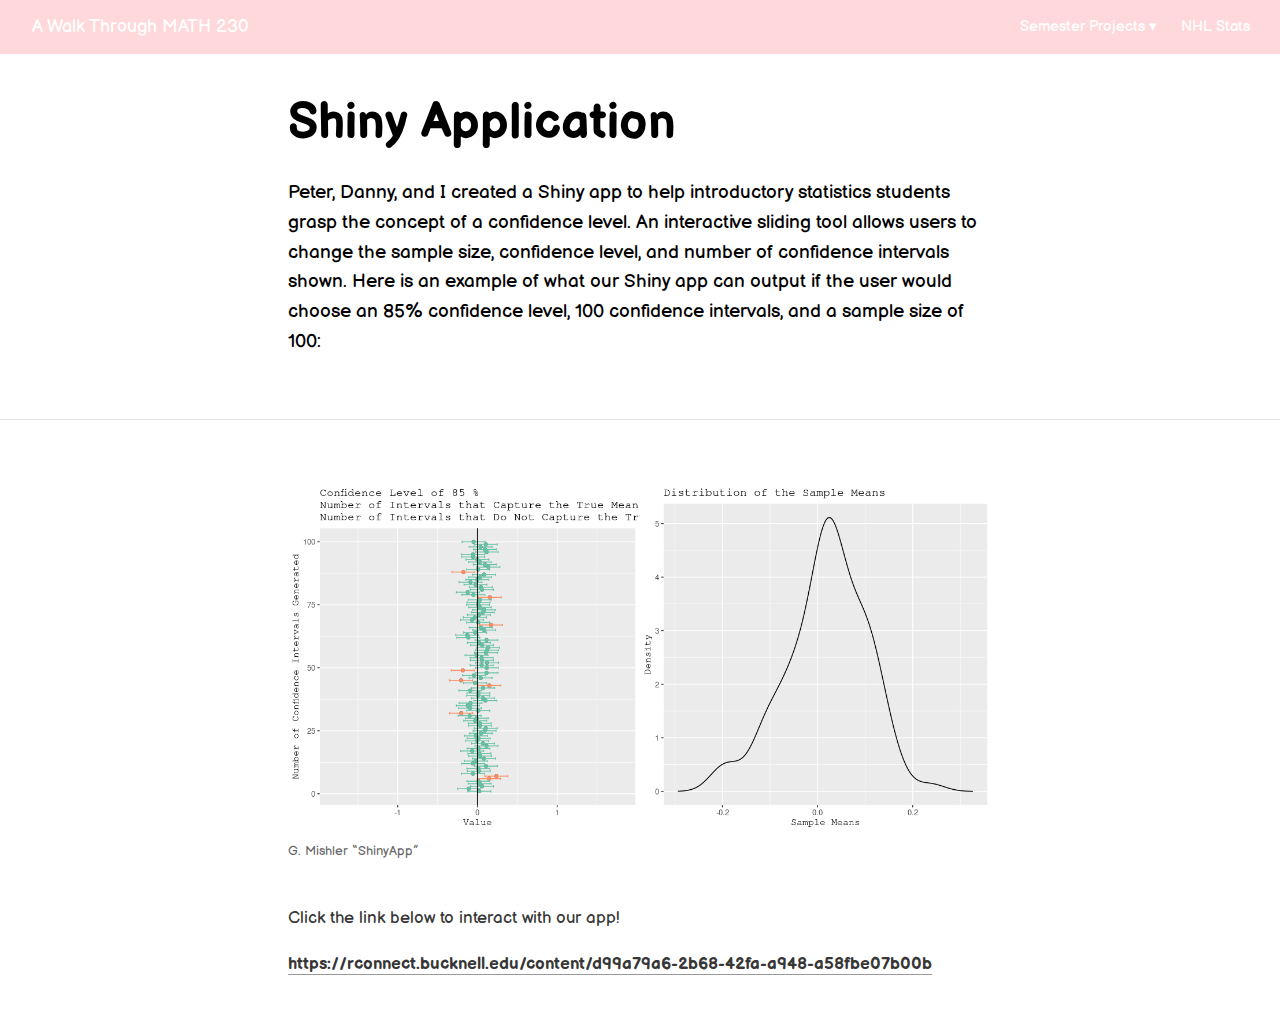
<file: GabbyMishler_Website/docs/Shiny-Application.html>
<!DOCTYPE html>

<html xmlns="http://www.w3.org/1999/xhtml" lang="" xml:lang="">

<head>
  <meta charset="utf-8"/>
  <meta name="viewport" content="width=device-width, initial-scale=1"/>
  <meta http-equiv="X-UA-Compatible" content="IE=Edge,chrome=1"/>
  <meta name="generator" content="distill" />

  <style type="text/css">
  /* Hide doc at startup (prevent jankiness while JS renders/transforms) */
  body {
    visibility: hidden;
  }
  </style>

 <!--radix_placeholder_import_source-->
 <!--/radix_placeholder_import_source-->

<style type="text/css">code{white-space: pre;}</style>
<style type="text/css" data-origin="pandoc">
pre > code.sourceCode { white-space: pre; position: relative; }
pre > code.sourceCode > span { display: inline-block; line-height: 1.25; }
pre > code.sourceCode > span:empty { height: 1.2em; }
.sourceCode { overflow: visible; }
code.sourceCode > span { color: inherit; text-decoration: inherit; }
div.sourceCode { margin: 1em 0; }
pre.sourceCode { margin: 0; }
@media screen {
div.sourceCode { overflow: auto; }
}
@media print {
pre > code.sourceCode { white-space: pre-wrap; }
pre > code.sourceCode > span { text-indent: -5em; padding-left: 5em; }
}
pre.numberSource code
  { counter-reset: source-line 0; }
pre.numberSource code > span
  { position: relative; left: -4em; counter-increment: source-line; }
pre.numberSource code > span > a:first-child::before
  { content: counter(source-line);
    position: relative; left: -1em; text-align: right; vertical-align: baseline;
    border: none; display: inline-block;
    -webkit-touch-callout: none; -webkit-user-select: none;
    -khtml-user-select: none; -moz-user-select: none;
    -ms-user-select: none; user-select: none;
    padding: 0 4px; width: 4em;
    color: #aaaaaa;
  }
pre.numberSource { margin-left: 3em; border-left: 1px solid #aaaaaa;  padding-left: 4px; }
div.sourceCode
  {   }
@media screen {
pre > code.sourceCode > span > a:first-child::before { text-decoration: underline; }
}
code span.al { color: #ad0000; } /* Alert */
code span.an { color: #5e5e5e; } /* Annotation */
code span.at { } /* Attribute */
code span.bn { color: #ad0000; } /* BaseN */
code span.bu { } /* BuiltIn */
code span.cf { color: #007ba5; } /* ControlFlow */
code span.ch { color: #20794d; } /* Char */
code span.cn { color: #8f5902; } /* Constant */
code span.co { color: #5e5e5e; } /* Comment */
code span.cv { color: #5e5e5e; font-style: italic; } /* CommentVar */
code span.do { color: #5e5e5e; font-style: italic; } /* Documentation */
code span.dt { color: #ad0000; } /* DataType */
code span.dv { color: #ad0000; } /* DecVal */
code span.er { color: #ad0000; } /* Error */
code span.ex { } /* Extension */
code span.fl { color: #ad0000; } /* Float */
code span.fu { color: #4758ab; } /* Function */
code span.im { } /* Import */
code span.in { color: #5e5e5e; } /* Information */
code span.kw { color: #007ba5; } /* Keyword */
code span.op { color: #5e5e5e; } /* Operator */
code span.ot { color: #007ba5; } /* Other */
code span.pp { color: #ad0000; } /* Preprocessor */
code span.sc { color: #5e5e5e; } /* SpecialChar */
code span.ss { color: #20794d; } /* SpecialString */
code span.st { color: #20794d; } /* String */
code span.va { color: #111111; } /* Variable */
code span.vs { color: #20794d; } /* VerbatimString */
code span.wa { color: #5e5e5e; font-style: italic; } /* Warning */
</style>


  <!--radix_placeholder_meta_tags-->
  <title>A Walk Through MATH 230: Shiny Application</title>

  <meta property="description" itemprop="description" content="Peter, Danny, and I created a Shiny app to help introductory statistics students grasp the concept of a confidence level. An interactive sliding tool allows users to change the sample size, confidence level, and number of confidence intervals shown. Here is an example of what our Shiny app can output if the user would choose an 85% confidence level, 100 confidence intervals, and a sample size of 100:"/>



  <!--  https://developers.facebook.com/docs/sharing/webmasters#markup -->
  <meta property="og:title" content="A Walk Through MATH 230: Shiny Application"/>
  <meta property="og:type" content="article"/>
  <meta property="og:description" content="Peter, Danny, and I created a Shiny app to help introductory statistics students grasp the concept of a confidence level. An interactive sliding tool allows users to change the sample size, confidence level, and number of confidence intervals shown. Here is an example of what our Shiny app can output if the user would choose an 85% confidence level, 100 confidence intervals, and a sample size of 100:"/>
  <meta property="og:locale" content="en_US"/>
  <meta property="og:site_name" content="A Walk Through MATH 230"/>

  <!--  https://dev.twitter.com/cards/types/summary -->
  <meta property="twitter:card" content="summary"/>
  <meta property="twitter:title" content="A Walk Through MATH 230: Shiny Application"/>
  <meta property="twitter:description" content="Peter, Danny, and I created a Shiny app to help introductory statistics students grasp the concept of a confidence level. An interactive sliding tool allows users to change the sample size, confidence level, and number of confidence intervals shown. Here is an example of what our Shiny app can output if the user would choose an 85% confidence level, 100 confidence intervals, and a sample size of 100:"/>

  <!--/radix_placeholder_meta_tags-->
  <!--radix_placeholder_rmarkdown_metadata-->

  <script type="text/json" id="radix-rmarkdown-metadata">
  {"type":"list","attributes":{"names":{"type":"character","attributes":{},"value":["title","description","site"]}},"value":[{"type":"character","attributes":{},"value":["Shiny Application"]},{"type":"character","attributes":{},"value":["Peter, Danny, and I created a Shiny app to help introductory statistics students grasp the concept of a confidence level. An interactive sliding tool allows users to change the sample size, confidence level, and number of confidence intervals shown. Here is an example of what our Shiny app can output if the user would choose an 85% confidence level, 100 confidence intervals, and a sample size of 100:\n"]},{"type":"character","attributes":{},"value":["distill::distill_website"]}]}
  </script>
  <!--/radix_placeholder_rmarkdown_metadata-->
  <!--radix_placeholder_navigation_in_header-->
  <meta name="distill:offset" content=""/>

  <script type="application/javascript">

    window.headroom_prevent_pin = false;

    window.document.addEventListener("DOMContentLoaded", function (event) {

      // initialize headroom for banner
      var header = $('header').get(0);
      var headerHeight = header.offsetHeight;
      var headroom = new Headroom(header, {
        tolerance: 5,
        onPin : function() {
          if (window.headroom_prevent_pin) {
            window.headroom_prevent_pin = false;
            headroom.unpin();
          }
        }
      });
      headroom.init();
      if(window.location.hash)
        headroom.unpin();
      $(header).addClass('headroom--transition');

      // offset scroll location for banner on hash change
      // (see: https://github.com/WickyNilliams/headroom.js/issues/38)
      window.addEventListener("hashchange", function(event) {
        window.scrollTo(0, window.pageYOffset - (headerHeight + 25));
      });

      // responsive menu
      $('.distill-site-header').each(function(i, val) {
        var topnav = $(this);
        var toggle = topnav.find('.nav-toggle');
        toggle.on('click', function() {
          topnav.toggleClass('responsive');
        });
      });

      // nav dropdowns
      $('.nav-dropbtn').click(function(e) {
        $(this).next('.nav-dropdown-content').toggleClass('nav-dropdown-active');
        $(this).parent().siblings('.nav-dropdown')
           .children('.nav-dropdown-content').removeClass('nav-dropdown-active');
      });
      $("body").click(function(e){
        $('.nav-dropdown-content').removeClass('nav-dropdown-active');
      });
      $(".nav-dropdown").click(function(e){
        e.stopPropagation();
      });
    });
  </script>

  <style type="text/css">

  /* Theme (user-documented overrideables for nav appearance) */

  .distill-site-nav {
    color: rgba(255, 255, 255, 0.8);
    background-color: #0F2E3D;
    font-size: 15px;
    font-weight: 300;
  }

  .distill-site-nav a {
    color: inherit;
    text-decoration: none;
  }

  .distill-site-nav a:hover {
    color: white;
  }

  @media print {
    .distill-site-nav {
      display: none;
    }
  }

  .distill-site-header {

  }

  .distill-site-footer {

  }


  /* Site Header */

  .distill-site-header {
    width: 100%;
    box-sizing: border-box;
    z-index: 3;
  }

  .distill-site-header .nav-left {
    display: inline-block;
    margin-left: 8px;
  }

  @media screen and (max-width: 768px) {
    .distill-site-header .nav-left {
      margin-left: 0;
    }
  }


  .distill-site-header .nav-right {
    float: right;
    margin-right: 8px;
  }

  .distill-site-header a,
  .distill-site-header .title {
    display: inline-block;
    text-align: center;
    padding: 14px 10px 14px 10px;
  }

  .distill-site-header .title {
    font-size: 18px;
    min-width: 150px;
  }

  .distill-site-header .logo {
    padding: 0;
  }

  .distill-site-header .logo img {
    display: none;
    max-height: 20px;
    width: auto;
    margin-bottom: -4px;
  }

  .distill-site-header .nav-image img {
    max-height: 18px;
    width: auto;
    display: inline-block;
    margin-bottom: -3px;
  }



  @media screen and (min-width: 1000px) {
    .distill-site-header .logo img {
      display: inline-block;
    }
    .distill-site-header .nav-left {
      margin-left: 20px;
    }
    .distill-site-header .nav-right {
      margin-right: 20px;
    }
    .distill-site-header .title {
      padding-left: 12px;
    }
  }


  .distill-site-header .nav-toggle {
    display: none;
  }

  .nav-dropdown {
    display: inline-block;
    position: relative;
  }

  .nav-dropdown .nav-dropbtn {
    border: none;
    outline: none;
    color: rgba(255, 255, 255, 0.8);
    padding: 16px 10px;
    background-color: transparent;
    font-family: inherit;
    font-size: inherit;
    font-weight: inherit;
    margin: 0;
    margin-top: 1px;
    z-index: 2;
  }

  .nav-dropdown-content {
    display: none;
    position: absolute;
    background-color: white;
    min-width: 200px;
    border: 1px solid rgba(0,0,0,0.15);
    border-radius: 4px;
    box-shadow: 0px 8px 16px 0px rgba(0,0,0,0.1);
    z-index: 1;
    margin-top: 2px;
    white-space: nowrap;
    padding-top: 4px;
    padding-bottom: 4px;
  }

  .nav-dropdown-content hr {
    margin-top: 4px;
    margin-bottom: 4px;
    border: none;
    border-bottom: 1px solid rgba(0, 0, 0, 0.1);
  }

  .nav-dropdown-active {
    display: block;
  }

  .nav-dropdown-content a, .nav-dropdown-content .nav-dropdown-header {
    color: black;
    padding: 6px 24px;
    text-decoration: none;
    display: block;
    text-align: left;
  }

  .nav-dropdown-content .nav-dropdown-header {
    display: block;
    padding: 5px 24px;
    padding-bottom: 0;
    text-transform: uppercase;
    font-size: 14px;
    color: #999999;
    white-space: nowrap;
  }

  .nav-dropdown:hover .nav-dropbtn {
    color: white;
  }

  .nav-dropdown-content a:hover {
    background-color: #ddd;
    color: black;
  }

  .nav-right .nav-dropdown-content {
    margin-left: -45%;
    right: 0;
  }

  @media screen and (max-width: 768px) {
    .distill-site-header a, .distill-site-header .nav-dropdown  {display: none;}
    .distill-site-header a.nav-toggle {
      float: right;
      display: block;
    }
    .distill-site-header .title {
      margin-left: 0;
    }
    .distill-site-header .nav-right {
      margin-right: 0;
    }
    .distill-site-header {
      overflow: hidden;
    }
    .nav-right .nav-dropdown-content {
      margin-left: 0;
    }
  }


  @media screen and (max-width: 768px) {
    .distill-site-header.responsive {position: relative; min-height: 500px; }
    .distill-site-header.responsive a.nav-toggle {
      position: absolute;
      right: 0;
      top: 0;
    }
    .distill-site-header.responsive a,
    .distill-site-header.responsive .nav-dropdown {
      display: block;
      text-align: left;
    }
    .distill-site-header.responsive .nav-left,
    .distill-site-header.responsive .nav-right {
      width: 100%;
    }
    .distill-site-header.responsive .nav-dropdown {float: none;}
    .distill-site-header.responsive .nav-dropdown-content {position: relative;}
    .distill-site-header.responsive .nav-dropdown .nav-dropbtn {
      display: block;
      width: 100%;
      text-align: left;
    }
  }

  /* Site Footer */

  .distill-site-footer {
    width: 100%;
    overflow: hidden;
    box-sizing: border-box;
    z-index: 3;
    margin-top: 30px;
    padding-top: 30px;
    padding-bottom: 30px;
    text-align: center;
  }

  /* Headroom */

  d-title {
    padding-top: 6rem;
  }

  @media print {
    d-title {
      padding-top: 4rem;
    }
  }

  .headroom {
    z-index: 1000;
    position: fixed;
    top: 0;
    left: 0;
    right: 0;
  }

  .headroom--transition {
    transition: all .4s ease-in-out;
  }

  .headroom--unpinned {
    top: -100px;
  }

  .headroom--pinned {
    top: 0;
  }

  /* adjust viewport for navbar height */
  /* helps vertically center bootstrap (non-distill) content */
  .min-vh-100 {
    min-height: calc(100vh - 100px) !important;
  }

  </style>

  <script src="site_libs/jquery-3.6.0/jquery-3.6.0.min.js"></script>
  <link href="site_libs/font-awesome-5.1.0/css/all.css" rel="stylesheet"/>
  <link href="site_libs/font-awesome-5.1.0/css/v4-shims.css" rel="stylesheet"/>
  <script src="site_libs/headroom-0.9.4/headroom.min.js"></script>
  <script src="site_libs/autocomplete-0.37.1/autocomplete.min.js"></script>
  <script src="site_libs/fuse-6.4.1/fuse.min.js"></script>

  <script type="application/javascript">

  function getMeta(metaName) {
    var metas = document.getElementsByTagName('meta');
    for (let i = 0; i < metas.length; i++) {
      if (metas[i].getAttribute('name') === metaName) {
        return metas[i].getAttribute('content');
      }
    }
    return '';
  }

  function offsetURL(url) {
    var offset = getMeta('distill:offset');
    return offset ? offset + '/' + url : url;
  }

  function createFuseIndex() {

    // create fuse index
    var options = {
      keys: [
        { name: 'title', weight: 20 },
        { name: 'categories', weight: 15 },
        { name: 'description', weight: 10 },
        { name: 'contents', weight: 5 },
      ],
      ignoreLocation: true,
      threshold: 0
    };
    var fuse = new window.Fuse([], options);

    // fetch the main search.json
    return fetch(offsetURL('search.json'))
      .then(function(response) {
        if (response.status == 200) {
          return response.json().then(function(json) {
            // index main articles
            json.articles.forEach(function(article) {
              fuse.add(article);
            });
            // download collections and index their articles
            return Promise.all(json.collections.map(function(collection) {
              return fetch(offsetURL(collection)).then(function(response) {
                if (response.status === 200) {
                  return response.json().then(function(articles) {
                    articles.forEach(function(article) {
                      fuse.add(article);
                    });
                  })
                } else {
                  return Promise.reject(
                    new Error('Unexpected status from search index request: ' +
                              response.status)
                  );
                }
              });
            })).then(function() {
              return fuse;
            });
          });

        } else {
          return Promise.reject(
            new Error('Unexpected status from search index request: ' +
                        response.status)
          );
        }
      });
  }

  window.document.addEventListener("DOMContentLoaded", function (event) {

    // get search element (bail if we don't have one)
    var searchEl = window.document.getElementById('distill-search');
    if (!searchEl)
      return;

    createFuseIndex()
      .then(function(fuse) {

        // make search box visible
        searchEl.classList.remove('hidden');

        // initialize autocomplete
        var options = {
          autoselect: true,
          hint: false,
          minLength: 2,
        };
        window.autocomplete(searchEl, options, [{
          source: function(query, callback) {
            const searchOptions = {
              isCaseSensitive: false,
              shouldSort: true,
              minMatchCharLength: 2,
              limit: 10,
            };
            var results = fuse.search(query, searchOptions);
            callback(results
              .map(function(result) { return result.item; })
            );
          },
          templates: {
            suggestion: function(suggestion) {
              var img = suggestion.preview && Object.keys(suggestion.preview).length > 0
                ? `<img src="${offsetURL(suggestion.preview)}"</img>`
                : '';
              var html = `
                <div class="search-item">
                  <h3>${suggestion.title}</h3>
                  <div class="search-item-description">
                    ${suggestion.description || ''}
                  </div>
                  <div class="search-item-preview">
                    ${img}
                  </div>
                </div>
              `;
              return html;
            }
          }
        }]).on('autocomplete:selected', function(event, suggestion) {
          window.location.href = offsetURL(suggestion.path);
        });
        // remove inline display style on autocompleter (we want to
        // manage responsive display via css)
        $('.algolia-autocomplete').css("display", "");
      })
      .catch(function(error) {
        console.log(error);
      });

  });

  </script>

  <style type="text/css">

  .nav-search {
    font-size: x-small;
  }

  /* Algolioa Autocomplete */

  .algolia-autocomplete {
    display: inline-block;
    margin-left: 10px;
    vertical-align: sub;
    background-color: white;
    color: black;
    padding: 6px;
    padding-top: 8px;
    padding-bottom: 0;
    border-radius: 6px;
    border: 1px #0F2E3D solid;
    width: 180px;
  }


  @media screen and (max-width: 768px) {
    .distill-site-nav .algolia-autocomplete {
      display: none;
      visibility: hidden;
    }
    .distill-site-nav.responsive .algolia-autocomplete {
      display: inline-block;
      visibility: visible;
    }
    .distill-site-nav.responsive .algolia-autocomplete .aa-dropdown-menu {
      margin-left: 0;
      width: 400px;
      max-height: 400px;
    }
  }

  .algolia-autocomplete .aa-input, .algolia-autocomplete .aa-hint {
    width: 90%;
    outline: none;
    border: none;
  }

  .algolia-autocomplete .aa-hint {
    color: #999;
  }
  .algolia-autocomplete .aa-dropdown-menu {
    width: 550px;
    max-height: 70vh;
    overflow-x: visible;
    overflow-y: scroll;
    padding: 5px;
    margin-top: 3px;
    margin-left: -150px;
    background-color: #fff;
    border-radius: 5px;
    border: 1px solid #999;
    border-top: none;
  }

  .algolia-autocomplete .aa-dropdown-menu .aa-suggestion {
    cursor: pointer;
    padding: 5px 4px;
    border-bottom: 1px solid #eee;
  }

  .algolia-autocomplete .aa-dropdown-menu .aa-suggestion:last-of-type {
    border-bottom: none;
    margin-bottom: 2px;
  }

  .algolia-autocomplete .aa-dropdown-menu .aa-suggestion .search-item {
    overflow: hidden;
    font-size: 0.8em;
    line-height: 1.4em;
  }

  .algolia-autocomplete .aa-dropdown-menu .aa-suggestion .search-item h3 {
    font-size: 1rem;
    margin-block-start: 0;
    margin-block-end: 5px;
  }

  .algolia-autocomplete .aa-dropdown-menu .aa-suggestion .search-item-description {
    display: inline-block;
    overflow: hidden;
    height: 2.8em;
    width: 80%;
    margin-right: 4%;
  }

  .algolia-autocomplete .aa-dropdown-menu .aa-suggestion .search-item-preview {
    display: inline-block;
    width: 15%;
  }

  .algolia-autocomplete .aa-dropdown-menu .aa-suggestion .search-item-preview img {
    height: 3em;
    width: auto;
    display: none;
  }

  .algolia-autocomplete .aa-dropdown-menu .aa-suggestion .search-item-preview img[src] {
    display: initial;
  }

  .algolia-autocomplete .aa-dropdown-menu .aa-suggestion.aa-cursor {
    background-color: #eee;
  }
  .algolia-autocomplete .aa-dropdown-menu .aa-suggestion em {
    font-weight: bold;
    font-style: normal;
  }

  </style>


  <!--/radix_placeholder_navigation_in_header-->
  <!--radix_placeholder_distill-->

  <style type="text/css">

  body {
    background-color: white;
  }

  .pandoc-table {
    width: 100%;
  }

  .pandoc-table>caption {
    margin-bottom: 10px;
  }

  .pandoc-table th:not([align]) {
    text-align: left;
  }

  .pagedtable-footer {
    font-size: 15px;
  }

  d-byline .byline {
    grid-template-columns: 2fr 2fr;
  }

  d-byline .byline h3 {
    margin-block-start: 1.5em;
  }

  d-byline .byline .authors-affiliations h3 {
    margin-block-start: 0.5em;
  }

  .authors-affiliations .orcid-id {
    width: 16px;
    height:16px;
    margin-left: 4px;
    margin-right: 4px;
    vertical-align: middle;
    padding-bottom: 2px;
  }

  d-title .dt-tags {
    margin-top: 1em;
    grid-column: text;
  }

  .dt-tags .dt-tag {
    text-decoration: none;
    display: inline-block;
    color: rgba(0,0,0,0.6);
    padding: 0em 0.4em;
    margin-right: 0.5em;
    margin-bottom: 0.4em;
    font-size: 70%;
    border: 1px solid rgba(0,0,0,0.2);
    border-radius: 3px;
    text-transform: uppercase;
    font-weight: 500;
  }

  d-article table.gt_table td,
  d-article table.gt_table th {
    border-bottom: none;
  }

  .html-widget {
    margin-bottom: 2.0em;
  }

  .l-screen-inset {
    padding-right: 16px;
  }

  .l-screen .caption {
    margin-left: 10px;
  }

  .shaded {
    background: rgb(247, 247, 247);
    padding-top: 20px;
    padding-bottom: 20px;
    border-top: 1px solid rgba(0, 0, 0, 0.1);
    border-bottom: 1px solid rgba(0, 0, 0, 0.1);
  }

  .shaded .html-widget {
    margin-bottom: 0;
    border: 1px solid rgba(0, 0, 0, 0.1);
  }

  .shaded .shaded-content {
    background: white;
  }

  .text-output {
    margin-top: 0;
    line-height: 1.5em;
  }

  .hidden {
    display: none !important;
  }

  d-article {
    padding-top: 2.5rem;
    padding-bottom: 30px;
  }

  d-appendix {
    padding-top: 30px;
  }

  d-article>p>img {
    width: 100%;
  }

  d-article h2 {
    margin: 1rem 0 1.5rem 0;
  }

  d-article h3 {
    margin-top: 1.5rem;
  }

  d-article iframe {
    border: 1px solid rgba(0, 0, 0, 0.1);
    margin-bottom: 2.0em;
    width: 100%;
  }

  /* Tweak code blocks */

  d-article div.sourceCode code,
  d-article pre code {
    font-family: Consolas, Monaco, 'Andale Mono', 'Ubuntu Mono', monospace;
  }

  d-article pre,
  d-article div.sourceCode,
  d-article div.sourceCode pre {
    overflow: auto;
  }

  d-article div.sourceCode {
    background-color: white;
  }

  d-article div.sourceCode pre {
    padding-left: 10px;
    font-size: 12px;
    border-left: 2px solid rgba(0,0,0,0.1);
  }

  d-article pre {
    font-size: 12px;
    color: black;
    background: none;
    margin-top: 0;
    text-align: left;
    white-space: pre;
    word-spacing: normal;
    word-break: normal;
    word-wrap: normal;
    line-height: 1.5;

    -moz-tab-size: 4;
    -o-tab-size: 4;
    tab-size: 4;

    -webkit-hyphens: none;
    -moz-hyphens: none;
    -ms-hyphens: none;
    hyphens: none;
  }

  d-article pre a {
    border-bottom: none;
  }

  d-article pre a:hover {
    border-bottom: none;
    text-decoration: underline;
  }

  d-article details {
    grid-column: text;
    margin-bottom: 0.8em;
  }

  @media(min-width: 768px) {

  d-article pre,
  d-article div.sourceCode,
  d-article div.sourceCode pre {
    overflow: visible !important;
  }

  d-article div.sourceCode pre {
    padding-left: 18px;
    font-size: 14px;
  }

  d-article pre {
    font-size: 14px;
  }

  }

  figure img.external {
    background: white;
    border: 1px solid rgba(0, 0, 0, 0.1);
    box-shadow: 0 1px 8px rgba(0, 0, 0, 0.1);
    padding: 18px;
    box-sizing: border-box;
  }

  /* CSS for d-contents */

  .d-contents {
    grid-column: text;
    color: rgba(0,0,0,0.8);
    font-size: 0.9em;
    padding-bottom: 1em;
    margin-bottom: 1em;
    padding-bottom: 0.5em;
    margin-bottom: 1em;
    padding-left: 0.25em;
    justify-self: start;
  }

  @media(min-width: 1000px) {
    .d-contents.d-contents-float {
      height: 0;
      grid-column-start: 1;
      grid-column-end: 4;
      justify-self: center;
      padding-right: 3em;
      padding-left: 2em;
    }
  }

  .d-contents nav h3 {
    font-size: 18px;
    margin-top: 0;
    margin-bottom: 1em;
  }

  .d-contents li {
    list-style-type: none
  }

  .d-contents nav > ul {
    padding-left: 0;
  }

  .d-contents ul {
    padding-left: 1em
  }

  .d-contents nav ul li {
    margin-top: 0.6em;
    margin-bottom: 0.2em;
  }

  .d-contents nav a {
    font-size: 13px;
    border-bottom: none;
    text-decoration: none
    color: rgba(0, 0, 0, 0.8);
  }

  .d-contents nav a:hover {
    text-decoration: underline solid rgba(0, 0, 0, 0.6)
  }

  .d-contents nav > ul > li > a {
    font-weight: 600;
  }

  .d-contents nav > ul > li > ul {
    font-weight: inherit;
  }

  .d-contents nav > ul > li > ul > li {
    margin-top: 0.2em;
  }


  .d-contents nav ul {
    margin-top: 0;
    margin-bottom: 0.25em;
  }

  .d-article-with-toc h2:nth-child(2) {
    margin-top: 0;
  }


  /* Figure */

  .figure {
    position: relative;
    margin-bottom: 2.5em;
    margin-top: 1.5em;
  }

  .figure img {
    width: 100%;
  }

  .figure .caption {
    color: rgba(0, 0, 0, 0.6);
    font-size: 12px;
    line-height: 1.5em;
  }

  .figure img.external {
    background: white;
    border: 1px solid rgba(0, 0, 0, 0.1);
    box-shadow: 0 1px 8px rgba(0, 0, 0, 0.1);
    padding: 18px;
    box-sizing: border-box;
  }

  .figure .caption a {
    color: rgba(0, 0, 0, 0.6);
  }

  .figure .caption b,
  .figure .caption strong, {
    font-weight: 600;
    color: rgba(0, 0, 0, 1.0);
  }

  /* Citations */

  d-article .citation {
    color: inherit;
    cursor: inherit;
  }

  div.hanging-indent{
    margin-left: 1em; text-indent: -1em;
  }

  /* Citation hover box */

  .tippy-box[data-theme~=light-border] {
    background-color: rgba(250, 250, 250, 0.95);
  }

  .tippy-content > p {
    margin-bottom: 0;
    padding: 2px;
  }


  /* Tweak 1000px media break to show more text */

  @media(min-width: 1000px) {
    .base-grid,
    distill-header,
    d-title,
    d-abstract,
    d-article,
    d-appendix,
    distill-appendix,
    d-byline,
    d-footnote-list,
    d-citation-list,
    distill-footer {
      grid-template-columns: [screen-start] 1fr [page-start kicker-start] 80px [middle-start] 50px [text-start kicker-end] 65px 65px 65px 65px 65px 65px 65px 65px [text-end gutter-start] 65px [middle-end] 65px [page-end gutter-end] 1fr [screen-end];
      grid-column-gap: 16px;
    }

    .grid {
      grid-column-gap: 16px;
    }

    d-article {
      font-size: 1.06rem;
      line-height: 1.7em;
    }
    figure .caption, .figure .caption, figure figcaption {
      font-size: 13px;
    }
  }

  @media(min-width: 1180px) {
    .base-grid,
    distill-header,
    d-title,
    d-abstract,
    d-article,
    d-appendix,
    distill-appendix,
    d-byline,
    d-footnote-list,
    d-citation-list,
    distill-footer {
      grid-template-columns: [screen-start] 1fr [page-start kicker-start] 60px [middle-start] 60px [text-start kicker-end] 60px 60px 60px 60px 60px 60px 60px 60px [text-end gutter-start] 60px [middle-end] 60px [page-end gutter-end] 1fr [screen-end];
      grid-column-gap: 32px;
    }

    .grid {
      grid-column-gap: 32px;
    }
  }


  /* Get the citation styles for the appendix (not auto-injected on render since
     we do our own rendering of the citation appendix) */

  d-appendix .citation-appendix,
  .d-appendix .citation-appendix {
    font-size: 11px;
    line-height: 15px;
    border-left: 1px solid rgba(0, 0, 0, 0.1);
    padding-left: 18px;
    border: 1px solid rgba(0,0,0,0.1);
    background: rgba(0, 0, 0, 0.02);
    padding: 10px 18px;
    border-radius: 3px;
    color: rgba(150, 150, 150, 1);
    overflow: hidden;
    margin-top: -12px;
    white-space: pre-wrap;
    word-wrap: break-word;
  }

  /* Include appendix styles here so they can be overridden */

  d-appendix {
    contain: layout style;
    font-size: 0.8em;
    line-height: 1.7em;
    margin-top: 60px;
    margin-bottom: 0;
    border-top: 1px solid rgba(0, 0, 0, 0.1);
    color: rgba(0,0,0,0.5);
    padding-top: 60px;
    padding-bottom: 48px;
  }

  d-appendix h3 {
    grid-column: page-start / text-start;
    font-size: 15px;
    font-weight: 500;
    margin-top: 1em;
    margin-bottom: 0;
    color: rgba(0,0,0,0.65);
  }

  d-appendix h3 + * {
    margin-top: 1em;
  }

  d-appendix ol {
    padding: 0 0 0 15px;
  }

  @media (min-width: 768px) {
    d-appendix ol {
      padding: 0 0 0 30px;
      margin-left: -30px;
    }
  }

  d-appendix li {
    margin-bottom: 1em;
  }

  d-appendix a {
    color: rgba(0, 0, 0, 0.6);
  }

  d-appendix > * {
    grid-column: text;
  }

  d-appendix > d-footnote-list,
  d-appendix > d-citation-list,
  d-appendix > distill-appendix {
    grid-column: screen;
  }

  /* Include footnote styles here so they can be overridden */

  d-footnote-list {
    contain: layout style;
  }

  d-footnote-list > * {
    grid-column: text;
  }

  d-footnote-list a.footnote-backlink {
    color: rgba(0,0,0,0.3);
    padding-left: 0.5em;
  }



  /* Anchor.js */

  .anchorjs-link {
    /*transition: all .25s linear; */
    text-decoration: none;
    border-bottom: none;
  }
  *:hover > .anchorjs-link {
    margin-left: -1.125em !important;
    text-decoration: none;
    border-bottom: none;
  }

  /* Social footer */

  .social_footer {
    margin-top: 30px;
    margin-bottom: 0;
    color: rgba(0,0,0,0.67);
  }

  .disqus-comments {
    margin-right: 30px;
  }

  .disqus-comment-count {
    border-bottom: 1px solid rgba(0, 0, 0, 0.4);
    cursor: pointer;
  }

  #disqus_thread {
    margin-top: 30px;
  }

  .article-sharing a {
    border-bottom: none;
    margin-right: 8px;
  }

  .article-sharing a:hover {
    border-bottom: none;
  }

  .sidebar-section.subscribe {
    font-size: 12px;
    line-height: 1.6em;
  }

  .subscribe p {
    margin-bottom: 0.5em;
  }


  .article-footer .subscribe {
    font-size: 15px;
    margin-top: 45px;
  }


  .sidebar-section.custom {
    font-size: 12px;
    line-height: 1.6em;
  }

  .custom p {
    margin-bottom: 0.5em;
  }

  /* Styles for listing layout (hide title) */
  .layout-listing d-title, .layout-listing .d-title {
    display: none;
  }

  /* Styles for posts lists (not auto-injected) */


  .posts-with-sidebar {
    padding-left: 45px;
    padding-right: 45px;
  }

  .posts-list .description h2,
  .posts-list .description p {
    font-family: -apple-system, BlinkMacSystemFont, "Segoe UI", Roboto, Oxygen, Ubuntu, Cantarell, "Fira Sans", "Droid Sans", "Helvetica Neue", Arial, sans-serif;
  }

  .posts-list .description h2 {
    font-weight: 700;
    border-bottom: none;
    padding-bottom: 0;
  }

  .posts-list h2.post-tag {
    border-bottom: 1px solid rgba(0, 0, 0, 0.2);
    padding-bottom: 12px;
  }
  .posts-list {
    margin-top: 60px;
    margin-bottom: 24px;
  }

  .posts-list .post-preview {
    text-decoration: none;
    overflow: hidden;
    display: block;
    border-bottom: 1px solid rgba(0, 0, 0, 0.1);
    padding: 24px 0;
  }

  .post-preview-last {
    border-bottom: none !important;
  }

  .posts-list .posts-list-caption {
    grid-column: screen;
    font-weight: 400;
  }

  .posts-list .post-preview h2 {
    margin: 0 0 6px 0;
    line-height: 1.2em;
    font-style: normal;
    font-size: 24px;
  }

  .posts-list .post-preview p {
    margin: 0 0 12px 0;
    line-height: 1.4em;
    font-size: 16px;
  }

  .posts-list .post-preview .thumbnail {
    box-sizing: border-box;
    margin-bottom: 24px;
    position: relative;
    max-width: 500px;
  }
  .posts-list .post-preview img {
    width: 100%;
    display: block;
  }

  .posts-list .metadata {
    font-size: 12px;
    line-height: 1.4em;
    margin-bottom: 18px;
  }

  .posts-list .metadata > * {
    display: inline-block;
  }

  .posts-list .metadata .publishedDate {
    margin-right: 2em;
  }

  .posts-list .metadata .dt-authors {
    display: block;
    margin-top: 0.3em;
    margin-right: 2em;
  }

  .posts-list .dt-tags {
    display: block;
    line-height: 1em;
  }

  .posts-list .dt-tags .dt-tag {
    display: inline-block;
    color: rgba(0,0,0,0.6);
    padding: 0.3em 0.4em;
    margin-right: 0.2em;
    margin-bottom: 0.4em;
    font-size: 60%;
    border: 1px solid rgba(0,0,0,0.2);
    border-radius: 3px;
    text-transform: uppercase;
    font-weight: 500;
  }

  .posts-list img {
    opacity: 1;
  }

  .posts-list img[data-src] {
    opacity: 0;
  }

  .posts-more {
    clear: both;
  }


  .posts-sidebar {
    font-size: 16px;
  }

  .posts-sidebar h3 {
    font-size: 16px;
    margin-top: 0;
    margin-bottom: 0.5em;
    font-weight: 400;
    text-transform: uppercase;
  }

  .sidebar-section {
    margin-bottom: 30px;
  }

  .categories ul {
    list-style-type: none;
    margin: 0;
    padding: 0;
  }

  .categories li {
    color: rgba(0, 0, 0, 0.8);
    margin-bottom: 0;
  }

  .categories li>a {
    border-bottom: none;
  }

  .categories li>a:hover {
    border-bottom: 1px solid rgba(0, 0, 0, 0.4);
  }

  .categories .active {
    font-weight: 600;
  }

  .categories .category-count {
    color: rgba(0, 0, 0, 0.4);
  }


  @media(min-width: 768px) {
    .posts-list .post-preview h2 {
      font-size: 26px;
    }
    .posts-list .post-preview .thumbnail {
      float: right;
      width: 30%;
      margin-bottom: 0;
    }
    .posts-list .post-preview .description {
      float: left;
      width: 45%;
    }
    .posts-list .post-preview .metadata {
      float: left;
      width: 20%;
      margin-top: 8px;
    }
    .posts-list .post-preview p {
      margin: 0 0 12px 0;
      line-height: 1.5em;
      font-size: 16px;
    }
    .posts-with-sidebar .posts-list {
      float: left;
      width: 75%;
    }
    .posts-with-sidebar .posts-sidebar {
      float: right;
      width: 20%;
      margin-top: 60px;
      padding-top: 24px;
      padding-bottom: 24px;
    }
  }


  /* Improve display for browsers without grid (IE/Edge <= 15) */

  .downlevel {
    line-height: 1.6em;
    font-family: -apple-system, BlinkMacSystemFont, "Segoe UI", Roboto, Oxygen, Ubuntu, Cantarell, "Fira Sans", "Droid Sans", "Helvetica Neue", Arial, sans-serif;
    margin: 0;
  }

  .downlevel .d-title {
    padding-top: 6rem;
    padding-bottom: 1.5rem;
  }

  .downlevel .d-title h1 {
    font-size: 50px;
    font-weight: 700;
    line-height: 1.1em;
    margin: 0 0 0.5rem;
  }

  .downlevel .d-title p {
    font-weight: 300;
    font-size: 1.2rem;
    line-height: 1.55em;
    margin-top: 0;
  }

  .downlevel .d-byline {
    padding-top: 0.8em;
    padding-bottom: 0.8em;
    font-size: 0.8rem;
    line-height: 1.8em;
  }

  .downlevel .section-separator {
    border: none;
    border-top: 1px solid rgba(0, 0, 0, 0.1);
  }

  .downlevel .d-article {
    font-size: 1.06rem;
    line-height: 1.7em;
    padding-top: 1rem;
    padding-bottom: 2rem;
  }


  .downlevel .d-appendix {
    padding-left: 0;
    padding-right: 0;
    max-width: none;
    font-size: 0.8em;
    line-height: 1.7em;
    margin-bottom: 0;
    color: rgba(0,0,0,0.5);
    padding-top: 40px;
    padding-bottom: 48px;
  }

  .downlevel .footnotes ol {
    padding-left: 13px;
  }

  .downlevel .base-grid,
  .downlevel .distill-header,
  .downlevel .d-title,
  .downlevel .d-abstract,
  .downlevel .d-article,
  .downlevel .d-appendix,
  .downlevel .distill-appendix,
  .downlevel .d-byline,
  .downlevel .d-footnote-list,
  .downlevel .d-citation-list,
  .downlevel .distill-footer,
  .downlevel .appendix-bottom,
  .downlevel .posts-container {
    padding-left: 40px;
    padding-right: 40px;
  }

  @media(min-width: 768px) {
    .downlevel .base-grid,
    .downlevel .distill-header,
    .downlevel .d-title,
    .downlevel .d-abstract,
    .downlevel .d-article,
    .downlevel .d-appendix,
    .downlevel .distill-appendix,
    .downlevel .d-byline,
    .downlevel .d-footnote-list,
    .downlevel .d-citation-list,
    .downlevel .distill-footer,
    .downlevel .appendix-bottom,
    .downlevel .posts-container {
    padding-left: 150px;
    padding-right: 150px;
    max-width: 900px;
  }
  }

  .downlevel pre code {
    display: block;
    border-left: 2px solid rgba(0, 0, 0, .1);
    padding: 0 0 0 20px;
    font-size: 14px;
  }

  .downlevel code, .downlevel pre {
    color: black;
    background: none;
    font-family: Consolas, Monaco, 'Andale Mono', 'Ubuntu Mono', monospace;
    text-align: left;
    white-space: pre;
    word-spacing: normal;
    word-break: normal;
    word-wrap: normal;
    line-height: 1.5;

    -moz-tab-size: 4;
    -o-tab-size: 4;
    tab-size: 4;

    -webkit-hyphens: none;
    -moz-hyphens: none;
    -ms-hyphens: none;
    hyphens: none;
  }

  .downlevel .posts-list .post-preview {
    color: inherit;
  }



  </style>

  <script type="application/javascript">

  function is_downlevel_browser() {
    if (bowser.isUnsupportedBrowser({ msie: "12", msedge: "16"},
                                   window.navigator.userAgent)) {
      return true;
    } else {
      return window.load_distill_framework === undefined;
    }
  }

  // show body when load is complete
  function on_load_complete() {

    // add anchors
    if (window.anchors) {
      window.anchors.options.placement = 'left';
      window.anchors.add('d-article > h2, d-article > h3, d-article > h4, d-article > h5');
    }


    // set body to visible
    document.body.style.visibility = 'visible';

    // force redraw for leaflet widgets
    if (window.HTMLWidgets) {
      var maps = window.HTMLWidgets.findAll(".leaflet");
      $.each(maps, function(i, el) {
        var map = this.getMap();
        map.invalidateSize();
        map.eachLayer(function(layer) {
          if (layer instanceof L.TileLayer)
            layer.redraw();
        });
      });
    }

    // trigger 'shown' so htmlwidgets resize
    $('d-article').trigger('shown');
  }

  function init_distill() {

    init_common();

    // create front matter
    var front_matter = $('<d-front-matter></d-front-matter>');
    $('#distill-front-matter').wrap(front_matter);

    // create d-title
    $('.d-title').changeElementType('d-title');

    // create d-byline
    var byline = $('<d-byline></d-byline>');
    $('.d-byline').replaceWith(byline);

    // create d-article
    var article = $('<d-article></d-article>');
    $('.d-article').wrap(article).children().unwrap();

    // move posts container into article
    $('.posts-container').appendTo($('d-article'));

    // create d-appendix
    $('.d-appendix').changeElementType('d-appendix');

    // flag indicating that we have appendix items
    var appendix = $('.appendix-bottom').children('h3').length > 0;

    // replace footnotes with <d-footnote>
    $('.footnote-ref').each(function(i, val) {
      appendix = true;
      var href = $(this).attr('href');
      var id = href.replace('#', '');
      var fn = $('#' + id);
      var fn_p = $('#' + id + '>p');
      fn_p.find('.footnote-back').remove();
      var text = fn_p.html();
      var dtfn = $('<d-footnote></d-footnote>');
      dtfn.html(text);
      $(this).replaceWith(dtfn);
    });
    // remove footnotes
    $('.footnotes').remove();

    // move refs into #references-listing
    $('#references-listing').replaceWith($('#refs'));

    $('h1.appendix, h2.appendix').each(function(i, val) {
      $(this).changeElementType('h3');
    });
    $('h3.appendix').each(function(i, val) {
      var id = $(this).attr('id');
      $('.d-contents a[href="#' + id + '"]').parent().remove();
      appendix = true;
      $(this).nextUntil($('h1, h2, h3')).addBack().appendTo($('d-appendix'));
    });

    // show d-appendix if we have appendix content
    $("d-appendix").css('display', appendix ? 'grid' : 'none');

    // localize layout chunks to just output
    $('.layout-chunk').each(function(i, val) {

      // capture layout
      var layout = $(this).attr('data-layout');

      // apply layout to markdown level block elements
      var elements = $(this).children().not('details, div.sourceCode, pre, script');
      elements.each(function(i, el) {
        var layout_div = $('<div class="' + layout + '"></div>');
        if (layout_div.hasClass('shaded')) {
          var shaded_content = $('<div class="shaded-content"></div>');
          $(this).wrap(shaded_content);
          $(this).parent().wrap(layout_div);
        } else {
          $(this).wrap(layout_div);
        }
      });


      // unwrap the layout-chunk div
      $(this).children().unwrap();
    });

    // remove code block used to force  highlighting css
    $('.distill-force-highlighting-css').parent().remove();

    // remove empty line numbers inserted by pandoc when using a
    // custom syntax highlighting theme
    $('code.sourceCode a:empty').remove();

    // load distill framework
    load_distill_framework();

    // wait for window.distillRunlevel == 4 to do post processing
    function distill_post_process() {

      if (!window.distillRunlevel || window.distillRunlevel < 4)
        return;

      // hide author/affiliations entirely if we have no authors
      var front_matter = JSON.parse($("#distill-front-matter").html());
      var have_authors = front_matter.authors && front_matter.authors.length > 0;
      if (!have_authors)
        $('d-byline').addClass('hidden');

      // article with toc class
      $('.d-contents').parent().addClass('d-article-with-toc');

      // strip links that point to #
      $('.authors-affiliations').find('a[href="#"]').removeAttr('href');

      // add orcid ids
      $('.authors-affiliations').find('.author').each(function(i, el) {
        var orcid_id = front_matter.authors[i].orcidID;
        if (orcid_id) {
          var a = $('<a></a>');
          a.attr('href', 'https://orcid.org/' + orcid_id);
          var img = $('<img></img>');
          img.addClass('orcid-id');
          img.attr('alt', 'ORCID ID');
          img.attr('src','[data-uri]');
          a.append(img);
          $(this).append(a);
        }
      });

      // hide elements of author/affiliations grid that have no value
      function hide_byline_column(caption) {
        $('d-byline').find('h3:contains("' + caption + '")').parent().css('visibility', 'hidden');
      }

      // affiliations
      var have_affiliations = false;
      for (var i = 0; i<front_matter.authors.length; ++i) {
        var author = front_matter.authors[i];
        if (author.affiliation !== "&nbsp;") {
          have_affiliations = true;
          break;
        }
      }
      if (!have_affiliations)
        $('d-byline').find('h3:contains("Affiliations")').css('visibility', 'hidden');

      // published date
      if (!front_matter.publishedDate)
        hide_byline_column("Published");

      // document object identifier
      var doi = $('d-byline').find('h3:contains("DOI")');
      var doi_p = doi.next().empty();
      if (!front_matter.doi) {
        // if we have a citation and valid citationText then link to that
        if ($('#citation').length > 0 && front_matter.citationText) {
          doi.html('Citation');
          $('<a href="#citation"></a>')
            .text(front_matter.citationText)
            .appendTo(doi_p);
        } else {
          hide_byline_column("DOI");
        }
      } else {
        $('<a></a>')
           .attr('href', "https://doi.org/" + front_matter.doi)
           .html(front_matter.doi)
           .appendTo(doi_p);
      }

       // change plural form of authors/affiliations
      if (front_matter.authors.length === 1) {
        var grid = $('.authors-affiliations');
        grid.children('h3:contains("Authors")').text('Author');
        grid.children('h3:contains("Affiliations")').text('Affiliation');
      }

      // remove d-appendix and d-footnote-list local styles
      $('d-appendix > style:first-child').remove();
      $('d-footnote-list > style:first-child').remove();

      // move appendix-bottom entries to the bottom
      $('.appendix-bottom').appendTo('d-appendix').children().unwrap();
      $('.appendix-bottom').remove();

      // hoverable references
      $('span.citation[data-cites]').each(function() {
        var refs = $(this).attr('data-cites').split(" ");
        var refHtml = refs.map(function(ref) {
          return "<p>" + $('#ref-' + ref).html() + "</p>";
        }).join("\n");
        window.tippy(this, {
          allowHTML: true,
          content: refHtml,
          maxWidth: 500,
          interactive: true,
          interactiveBorder: 10,
          theme: 'light-border',
          placement: 'bottom-start'
        });
      });

      // clear polling timer
      clearInterval(tid);

      // show body now that everything is ready
      on_load_complete();
    }

    var tid = setInterval(distill_post_process, 50);
    distill_post_process();

  }

  function init_downlevel() {

    init_common();

     // insert hr after d-title
    $('.d-title').after($('<hr class="section-separator"/>'));

    // check if we have authors
    var front_matter = JSON.parse($("#distill-front-matter").html());
    var have_authors = front_matter.authors && front_matter.authors.length > 0;

    // manage byline/border
    if (!have_authors)
      $('.d-byline').remove();
    $('.d-byline').after($('<hr class="section-separator"/>'));
    $('.d-byline a').remove();

    // remove toc
    $('.d-contents').remove();

    // move appendix elements
    $('h1.appendix, h2.appendix').each(function(i, val) {
      $(this).changeElementType('h3');
    });
    $('h3.appendix').each(function(i, val) {
      $(this).nextUntil($('h1, h2, h3')).addBack().appendTo($('.d-appendix'));
    });


    // inject headers into references and footnotes
    var refs_header = $('<h3></h3>');
    refs_header.text('References');
    $('#refs').prepend(refs_header);

    var footnotes_header = $('<h3></h3');
    footnotes_header.text('Footnotes');
    $('.footnotes').children('hr').first().replaceWith(footnotes_header);

    // move appendix-bottom entries to the bottom
    $('.appendix-bottom').appendTo('.d-appendix').children().unwrap();
    $('.appendix-bottom').remove();

    // remove appendix if it's empty
    if ($('.d-appendix').children().length === 0)
      $('.d-appendix').remove();

    // prepend separator above appendix
    $('.d-appendix').before($('<hr class="section-separator" style="clear: both"/>'));

    // trim code
    $('pre>code').each(function(i, val) {
      $(this).html($.trim($(this).html()));
    });

    // move posts-container right before article
    $('.posts-container').insertBefore($('.d-article'));

    $('body').addClass('downlevel');

    on_load_complete();
  }


  function init_common() {

    // jquery plugin to change element types
    (function($) {
      $.fn.changeElementType = function(newType) {
        var attrs = {};

        $.each(this[0].attributes, function(idx, attr) {
          attrs[attr.nodeName] = attr.nodeValue;
        });

        this.replaceWith(function() {
          return $("<" + newType + "/>", attrs).append($(this).contents());
        });
      };
    })(jQuery);

    // prevent underline for linked images
    $('a > img').parent().css({'border-bottom' : 'none'});

    // mark non-body figures created by knitr chunks as 100% width
    $('.layout-chunk').each(function(i, val) {
      var figures = $(this).find('img, .html-widget');
      if ($(this).attr('data-layout') !== "l-body") {
        figures.css('width', '100%');
      } else {
        figures.css('max-width', '100%');
        figures.filter("[width]").each(function(i, val) {
          var fig = $(this);
          fig.css('width', fig.attr('width') + 'px');
        });

      }
    });

    // auto-append index.html to post-preview links in file: protocol
    // and in rstudio ide preview
    $('.post-preview').each(function(i, val) {
      if (window.location.protocol === "file:")
        $(this).attr('href', $(this).attr('href') + "index.html");
    });

    // get rid of index.html references in header
    if (window.location.protocol !== "file:") {
      $('.distill-site-header a[href]').each(function(i,val) {
        $(this).attr('href', $(this).attr('href').replace("index.html", "./"));
      });
    }

    // add class to pandoc style tables
    $('tr.header').parent('thead').parent('table').addClass('pandoc-table');
    $('.kable-table').children('table').addClass('pandoc-table');

    // add figcaption style to table captions
    $('caption').parent('table').addClass("figcaption");

    // initialize posts list
    if (window.init_posts_list)
      window.init_posts_list();

    // implmement disqus comment link
    $('.disqus-comment-count').click(function() {
      window.headroom_prevent_pin = true;
      $('#disqus_thread').toggleClass('hidden');
      if (!$('#disqus_thread').hasClass('hidden')) {
        var offset = $(this).offset();
        $(window).resize();
        $('html, body').animate({
          scrollTop: offset.top - 35
        });
      }
    });
  }

  document.addEventListener('DOMContentLoaded', function() {
    if (is_downlevel_browser())
      init_downlevel();
    else
      window.addEventListener('WebComponentsReady', init_distill);
  });

  </script>

  <style type="text/css">
  /* base variables */

  /* Edit the CSS properties in this file to create a custom
     Distill theme. Only edit values in the right column
     for each row; values shown are the CSS defaults.
     To return any property to the default,
     you may set its value to: unset
     All rows must end with a semi-colon.                      */

  /* Optional: embed custom fonts here with `@import`          */
  /* This must remain at the top of this file.                 */



  html {
    /*-- Main font sizes --*/
    --title-size:      50px;
    --body-size:       1.06rem;
    --code-size:       14px;
    --aside-size:      12px;
    --fig-cap-size:    13px;
    /*-- Main font colors --*/
    --title-color:     #000000;
    --header-color:    rgba(0, 0, 0, 0.8);
    --body-color:      rgba(0, 0, 0, 0.8);
    --aside-color:     rgba(0, 0, 0, 0.6);
    --fig-cap-color:   rgba(0, 0, 0, 0.6);
    /*-- Specify custom fonts ~~~ must be imported above   --*/
    --heading-font:    sans-serif;
    --mono-font:       monospace;
    --body-font:       sans-serif;
    --navbar-font:     sans-serif;  /* websites + blogs only */
  }

  /*-- ARTICLE METADATA --*/
  d-byline {
    --heading-size:    0.6rem;
    --heading-color:   rgba(0, 0, 0, 0.5);
    --body-size:       0.8rem;
    --body-color:      rgba(0, 0, 0, 0.8);
  }

  /*-- ARTICLE TABLE OF CONTENTS --*/
  .d-contents {
    --heading-size:    18px;
    --contents-size:   13px;
  }

  /*-- ARTICLE APPENDIX --*/
  d-appendix {
    --heading-size:    15px;
    --heading-color:   rgba(0, 0, 0, 0.65);
    --text-size:       0.8em;
    --text-color:      rgba(0, 0, 0, 0.5);
  }

  /*-- WEBSITE HEADER + FOOTER --*/
  /* These properties only apply to Distill sites and blogs  */

  .distill-site-header {
    --title-size:       18px;
    --text-color:       rgba(255, 255, 255, 0.8);
    --text-size:        15px;
    --hover-color:      white;
    --bkgd-color:       #0F2E3D;
  }

  .distill-site-footer {
    --text-color:       rgba(255, 255, 255, 0.8);
    --text-size:        15px;
    --hover-color:      white;
    --bkgd-color:       #0F2E3D;
  }

  /*-- Additional custom styles --*/
  /* Add any additional CSS rules below                      */
  </style>
  <style type="text/css">
  /* base variables */

  /* Edit the CSS properties in this file to create a custom
     Distill theme. Only edit values in the right column
     for each row; values shown are the CSS defaults.
     To return any property to the default,
     you may set its value to: unset
     All rows must end with a semi-colon.                      */

  /* Optional: embed custom fonts here with `@import`          */
  /* This must remain at the top of this file.                 */

  @import url('https://fonts.googleapis.com/css2?family=Balsamiq+Sans&family=Poppins:wght@200&display=swap');

  html {
    /*-- Main font sizes --*/
    --title-size:      50px;
    --body-size:       1.06rem;
    --code-size:       14px;
    --aside-size:      12px;
    --fig-cap-size:    13px;
    /*-- Main font colors --*/
    --title-color:     #000000;
    --header-color:    rgba(0, 0, 0, 0.8);
    --body-color:      rgba(0, 0, 0, 0.8);
    --aside-color:     rgba(0, 0, 0, 0.6);
    --fig-cap-color:   rgba(0, 0, 0, 0.6);
    /*-- Specify custom fonts ~~~ must be imported above   --*/
    --heading-font:    "Balsamiq Sans", cursive;
    --mono-font:       "Balsamiq Sans", cursive;
    --body-font:       "Balsamiq Sans", cursive;
    --navbar-font:     "Balsamiq Sans", cursive;
  }

  /*-- ARTICLE METADATA --*/
  d-byline {
    --heading-size:    0.6rem;
    --heading-color:   rgba(0, 0, 0, 0.5);
    --body-size:       0.8rem;
    --body-color:      rgba(0, 0, 0, 0.8);
  }

  /*-- ARTICLE TABLE OF CONTENTS --*/
  .d-contents {
    --heading-size:    18px;
    --contents-size:   13px;
  }

  /*-- ARTICLE APPENDIX --*/
  d-appendix {
    --heading-size:    15px;
    --heading-color:   rgba(0, 0, 0, 0.65);
    --text-size:       0.8em;
    --text-color:      rgba(0, 0, 0, 0.5);
  }

  /*-- WEBSITE HEADER + FOOTER --*/
  /* These properties only apply to Distill sites and blogs  */

  .distill-site-header {
    --title-size:       18px;    
    --text-color:       white; 
    --text-size:        15px;
    --hover-color:      midnightblue; 
    --bkgd-color:       #ffd8db; 
  }

  .distill-site-footer {
    --text-color:       rgba(255, 255, 255, 0.8);
    --text-size:        15px;
    --hover-color:      ivory;
    --bkgd-color:       #0F2E3D;
  }

  /*-- Additional custom styles --*/
  /* Add any additional CSS rules below                      */
  </style>
  <style type="text/css">
  /* base style */

  /* FONT FAMILIES */

  :root {
    --heading-default: -apple-system, BlinkMacSystemFont, "Segoe UI", Roboto, Oxygen, Ubuntu, Cantarell, "Fira Sans", "Droid Sans", "Helvetica Neue", Arial, sans-serif;
    --mono-default: Consolas, Monaco, 'Andale Mono', 'Ubuntu Mono', monospace;
    --body-default: -apple-system, BlinkMacSystemFont, "Segoe UI", Roboto, Oxygen, Ubuntu, Cantarell, "Fira Sans", "Droid Sans", "Helvetica Neue", Arial, sans-serif;
  }

  body,
  .posts-list .post-preview p,
  .posts-list .description p {
    font-family: var(--body-font), var(--body-default);
  }

  h1, h2, h3, h4, h5, h6,
  .posts-list .post-preview h2,
  .posts-list .description h2 {
    font-family: var(--heading-font), var(--heading-default);
  }

  d-article div.sourceCode code,
  d-article pre code {
    font-family: var(--mono-font), var(--mono-default);
  }


  /*-- TITLE --*/
  d-title h1,
  .posts-list > h1 {
    color: var(--title-color, black);
  }

  d-title h1 {
    font-size: var(--title-size, 50px);
  }

  /*-- HEADERS --*/
  d-article h1,
  d-article h2,
  d-article h3,
  d-article h4,
  d-article h5,
  d-article h6 {
    color: var(--header-color, rgba(0, 0, 0, 0.8));
  }

  /*-- BODY --*/
  d-article > p,  /* only text inside of <p> tags */
  d-article > ul, /* lists */
  d-article > ol {
    color: var(--body-color, rgba(0, 0, 0, 0.8));
    font-size: var(--body-size, 1.06rem);
  }


  /*-- CODE --*/
  d-article div.sourceCode code,
  d-article pre code {
    font-size: var(--code-size, 14px);
  }

  /*-- ASIDE --*/
  d-article aside {
    font-size: var(--aside-size, 12px);
    color: var(--aside-color, rgba(0, 0, 0, 0.6));
  }

  /*-- FIGURE CAPTIONS --*/
  figure .caption,
  figure figcaption,
  .figure .caption {
    font-size: var(--fig-cap-size, 13px);
    color: var(--fig-cap-color, rgba(0, 0, 0, 0.6));
  }

  /*-- METADATA --*/
  d-byline h3 {
    font-size: var(--heading-size, 0.6rem);
    color: var(--heading-color, rgba(0, 0, 0, 0.5));
  }

  d-byline {
    font-size: var(--body-size, 0.8rem);
    color: var(--body-color, rgba(0, 0, 0, 0.8));
  }

  d-byline a,
  d-article d-byline a {
    color: var(--body-color, rgba(0, 0, 0, 0.8));
  }

  /*-- TABLE OF CONTENTS --*/
  .d-contents nav h3 {
    font-size: var(--heading-size, 18px);
  }

  .d-contents nav a {
    font-size: var(--contents-size, 13px);
  }

  /*-- APPENDIX --*/
  d-appendix h3 {
    font-size: var(--heading-size, 15px);
    color: var(--heading-color, rgba(0, 0, 0, 0.65));
  }

  d-appendix {
    font-size: var(--text-size, 0.8em);
    color: var(--text-color, rgba(0, 0, 0, 0.5));
  }

  d-appendix d-footnote-list a.footnote-backlink {
    color: var(--text-color, rgba(0, 0, 0, 0.5));
  }

  /*-- WEBSITE HEADER + FOOTER --*/
  .distill-site-header .title {
    font-size: var(--title-size, 18px);
    font-family: var(--navbar-font), var(--heading-default);
  }

  .distill-site-header a,
  .nav-dropdown .nav-dropbtn {
    font-family: var(--navbar-font), var(--heading-default);
  }

  .nav-dropdown .nav-dropbtn {
    color: var(--text-color, rgba(255, 255, 255, 0.8));
    font-size: var(--text-size, 15px);
  }

  .distill-site-header a:hover,
  .nav-dropdown:hover .nav-dropbtn {
    color: var(--hover-color, white);
  }

  .distill-site-header {
    font-size: var(--text-size, 15px);
    color: var(--text-color, rgba(255, 255, 255, 0.8));
    background-color: var(--bkgd-color, #0F2E3D);
  }

  .distill-site-footer {
    font-size: var(--text-size, 15px);
    color: var(--text-color, rgba(255, 255, 255, 0.8));
    background-color: var(--bkgd-color, #0F2E3D);
  }

  .distill-site-footer a:hover {
    color: var(--hover-color, white);
  }</style>
  <!--/radix_placeholder_distill-->
  <script src="site_libs/header-attrs-2.13/header-attrs.js"></script>
  <script src="site_libs/popper-2.6.0/popper.min.js"></script>
  <link href="site_libs/tippy-6.2.7/tippy.css" rel="stylesheet" />
  <link href="site_libs/tippy-6.2.7/tippy-light-border.css" rel="stylesheet" />
  <script src="site_libs/tippy-6.2.7/tippy.umd.min.js"></script>
  <script src="site_libs/anchor-4.2.2/anchor.min.js"></script>
  <script src="site_libs/bowser-1.9.3/bowser.min.js"></script>
  <script src="site_libs/webcomponents-2.0.0/webcomponents.js"></script>
  <script src="site_libs/distill-2.2.21/template.v2.js"></script>
  <!--radix_placeholder_site_in_header-->
  <!--/radix_placeholder_site_in_header-->


</head>

<body>

<!--radix_placeholder_front_matter-->

<script id="distill-front-matter" type="text/json">
{"title":"Shiny Application","description":"Peter, Danny, and I created a Shiny app to help introductory statistics students grasp the concept of a confidence level. An interactive sliding tool allows users to change the sample size, confidence level, and number of confidence intervals shown. Here is an example of what our Shiny app can output if the user would choose an 85% confidence level, 100 confidence intervals, and a sample size of 100:","authors":[]}
</script>

<!--/radix_placeholder_front_matter-->
<!--radix_placeholder_navigation_before_body-->
<header class="header header--fixed" role="banner">
<nav class="distill-site-nav distill-site-header">
<div class="nav-left">
<a href="index.html" class="title">A Walk Through MATH 230</a>
</div>
<div class="nav-right">
<div class="nav-dropdown">
<button class="nav-dropbtn">
Semester Projects
 
<span class="down-arrow">&#x25BE;</span>
</button>
<div class="nav-dropdown-content">
<a href="Generative-Art.html">Generative Art</a>
<a href="GG-Side.html">GG Side Extension</a>
<a href="Personal-Favorites.html">Personal Favorites</a>
<a href="Shiny-Application.html">Shiny Application</a>
</div>
</div>
<a href="NHL-Stats.html">NHL Stats</a>
<a href="javascript:void(0);" class="nav-toggle">&#9776;</a>
</div>
</nav>
</header>
<!--/radix_placeholder_navigation_before_body-->
<!--radix_placeholder_site_before_body-->
<!--/radix_placeholder_site_before_body-->

<div class="d-title">
<h1>Shiny Application</h1>
<!--radix_placeholder_categories-->
<!--/radix_placeholder_categories-->
<p><p>Peter, Danny, and I created a Shiny app to help introductory
statistics students grasp the concept of a confidence level. An
interactive sliding tool allows users to change the sample size,
confidence level, and number of confidence intervals shown. Here is an
example of what our Shiny app can output if the user would choose an 85%
confidence level, 100 confidence intervals, and a sample size of
100:</p></p>
</div>


<div class="d-article">
<figure>
<img src="shinyapp.png" alt="G. Mishler “ShinyApp”" />
<figcaption aria-hidden="true">G. Mishler “ShinyApp”</figcaption>
</figure>
<p>Click the link below to interact with our app!</p>
<p><strong><a
href="https://rconnect.bucknell.edu/content/d99a79a6-2b68-42fa-a948-a58fbe07b00b"
class="uri">https://rconnect.bucknell.edu/content/d99a79a6-2b68-42fa-a948-a58fbe07b00b</a></strong></p>
<div class="sourceCode" id="cb1"><pre
class="sourceCode r distill-force-highlighting-css"><code class="sourceCode r"></code></pre></div>
<!--radix_placeholder_article_footer-->
<!--/radix_placeholder_article_footer-->
</div>

<div class="d-appendix">
</div>


<!--radix_placeholder_site_after_body-->
<!--/radix_placeholder_site_after_body-->
<!--radix_placeholder_appendices-->
<div class="appendix-bottom"></div>
<!--/radix_placeholder_appendices-->
<!--radix_placeholder_navigation_after_body-->
<!--/radix_placeholder_navigation_after_body-->

</body>

</html>
</file>
<file: GabbyMishler_Website/docs/site_libs/tippy-6.2.7/tippy.css>
.tippy-box[data-animation=fade][data-state=hidden]{opacity:0}[data-tippy-root]{max-width:calc(100vw - 10px)}.tippy-box{position:relative;background-color:#333;color:#fff;border-radius:4px;font-size:14px;line-height:1.4;outline:0;transition-property:transform,visibility,opacity}.tippy-box[data-placement^=top]>.tippy-arrow{bottom:0}.tippy-box[data-placement^=top]>.tippy-arrow:before{bottom:-7px;left:0;border-width:8px 8px 0;border-top-color:initial;transform-origin:center top}.tippy-box[data-placement^=bottom]>.tippy-arrow{top:0}.tippy-box[data-placement^=bottom]>.tippy-arrow:before{top:-7px;left:0;border-width:0 8px 8px;border-bottom-color:initial;transform-origin:center bottom}.tippy-box[data-placement^=left]>.tippy-arrow{right:0}.tippy-box[data-placement^=left]>.tippy-arrow:before{border-width:8px 0 8px 8px;border-left-color:initial;right:-7px;transform-origin:center left}.tippy-box[data-placement^=right]>.tippy-arrow{left:0}.tippy-box[data-placement^=right]>.tippy-arrow:before{left:-7px;border-width:8px 8px 8px 0;border-right-color:initial;transform-origin:center right}.tippy-box[data-inertia][data-state=visible]{transition-timing-function:cubic-bezier(.54,1.5,.38,1.11)}.tippy-arrow{width:16px;height:16px;color:#333}.tippy-arrow:before{content:"";position:absolute;border-color:transparent;border-style:solid}.tippy-content{position:relative;padding:5px 9px;z-index:1}
</file>
<file: GabbyMishler_Website/docs/site_libs/tippy-6.2.7/tippy-light-border.css>
.tippy-box[data-theme~=light-border]{background-color:#fff;background-clip:padding-box;border:1px solid rgba(0,8,16,.15);color:#333;box-shadow:0 4px 14px -2px rgba(0,8,16,.08)}.tippy-box[data-theme~=light-border]>.tippy-backdrop{background-color:#fff}.tippy-box[data-theme~=light-border]>.tippy-arrow:after,.tippy-box[data-theme~=light-border]>.tippy-svg-arrow:after{content:"";position:absolute;z-index:-1}.tippy-box[data-theme~=light-border]>.tippy-arrow:after{border-color:transparent;border-style:solid}.tippy-box[data-theme~=light-border][data-placement^=top]>.tippy-arrow:before{border-top-color:#fff}.tippy-box[data-theme~=light-border][data-placement^=top]>.tippy-arrow:after{border-top-color:rgba(0,8,16,.2);border-width:7px 7px 0;top:17px;left:1px}.tippy-box[data-theme~=light-border][data-placement^=top]>.tippy-svg-arrow>svg{top:16px}.tippy-box[data-theme~=light-border][data-placement^=top]>.tippy-svg-arrow:after{top:17px}.tippy-box[data-theme~=light-border][data-placement^=bottom]>.tippy-arrow:before{border-bottom-color:#fff;bottom:16px}.tippy-box[data-theme~=light-border][data-placement^=bottom]>.tippy-arrow:after{border-bottom-color:rgba(0,8,16,.2);border-width:0 7px 7px;bottom:17px;left:1px}.tippy-box[data-theme~=light-border][data-placement^=bottom]>.tippy-svg-arrow>svg{bottom:16px}.tippy-box[data-theme~=light-border][data-placement^=bottom]>.tippy-svg-arrow:after{bottom:17px}.tippy-box[data-theme~=light-border][data-placement^=left]>.tippy-arrow:before{border-left-color:#fff}.tippy-box[data-theme~=light-border][data-placement^=left]>.tippy-arrow:after{border-left-color:rgba(0,8,16,.2);border-width:7px 0 7px 7px;left:17px;top:1px}.tippy-box[data-theme~=light-border][data-placement^=left]>.tippy-svg-arrow>svg{left:11px}.tippy-box[data-theme~=light-border][data-placement^=left]>.tippy-svg-arrow:after{left:12px}.tippy-box[data-theme~=light-border][data-placement^=right]>.tippy-arrow:before{border-right-color:#fff;right:16px}.tippy-box[data-theme~=light-border][data-placement^=right]>.tippy-arrow:after{border-width:7px 7px 7px 0;right:17px;top:1px;border-right-color:rgba(0,8,16,.2)}.tippy-box[data-theme~=light-border][data-placement^=right]>.tippy-svg-arrow>svg{right:11px}.tippy-box[data-theme~=light-border][data-placement^=right]>.tippy-svg-arrow:after{right:12px}.tippy-box[data-theme~=light-border]>.tippy-svg-arrow{fill:#fff}.tippy-box[data-theme~=light-border]>.tippy-svg-arrow:after{background-image:url([data-uri]);background-size:16px 6px;width:16px;height:6px}
</file>
<file: GabbyMishler_Website/docs/site_libs/font-awesome-5.1.0/css/all.css>
/*!
 * Font Awesome Free 5.1.0 by @fontawesome - https://fontawesome.com
 * License - https://fontawesome.com/license (Icons: CC BY 4.0, Fonts: SIL OFL 1.1, Code: MIT License)
 */
.fa,.fab,.fal,.far,.fas{-moz-osx-font-smoothing:grayscale;-webkit-font-smoothing:antialiased;display:inline-block;font-style:normal;font-variant:normal;text-rendering:auto;line-height:1}.fa-lg{font-size:1.33333em;line-height:.75em;vertical-align:-.0667em}.fa-xs{font-size:.75em}.fa-sm{font-size:.875em}.fa-1x{font-size:1em}.fa-2x{font-size:2em}.fa-3x{font-size:3em}.fa-4x{font-size:4em}.fa-5x{font-size:5em}.fa-6x{font-size:6em}.fa-7x{font-size:7em}.fa-8x{font-size:8em}.fa-9x{font-size:9em}.fa-10x{font-size:10em}.fa-fw{text-align:center;width:1.25em}.fa-ul{list-style-type:none;margin-left:2.5em;padding-left:0}.fa-ul>li{position:relative}.fa-li{left:-2em;position:absolute;text-align:center;width:2em;line-height:inherit}.fa-border{border:.08em solid #eee;border-radius:.1em;padding:.2em .25em .15em}.fa-pull-left{float:left}.fa-pull-right{float:right}.fa.fa-pull-left,.fab.fa-pull-left,.fal.fa-pull-left,.far.fa-pull-left,.fas.fa-pull-left{margin-right:.3em}.fa.fa-pull-right,.fab.fa-pull-right,.fal.fa-pull-right,.far.fa-pull-right,.fas.fa-pull-right{margin-left:.3em}.fa-spin{animation:a 2s infinite linear}.fa-pulse{animation:a 1s infinite steps(8)}@keyframes a{0%{transform:rotate(0deg)}to{transform:rotate(1turn)}}.fa-rotate-90{-ms-filter:"progid:DXImageTransform.Microsoft.BasicImage(rotation=1)";transform:rotate(90deg)}.fa-rotate-180{-ms-filter:"progid:DXImageTransform.Microsoft.BasicImage(rotation=2)";transform:rotate(180deg)}.fa-rotate-270{-ms-filter:"progid:DXImageTransform.Microsoft.BasicImage(rotation=3)";transform:rotate(270deg)}.fa-flip-horizontal{-ms-filter:"progid:DXImageTransform.Microsoft.BasicImage(rotation=0, mirror=1)";transform:scaleX(-1)}.fa-flip-vertical{transform:scaleY(-1)}.fa-flip-horizontal.fa-flip-vertical,.fa-flip-vertical{-ms-filter:"progid:DXImageTransform.Microsoft.BasicImage(rotation=2, mirror=1)"}.fa-flip-horizontal.fa-flip-vertical{transform:scale(-1)}:root .fa-flip-horizontal,:root .fa-flip-vertical,:root .fa-rotate-90,:root .fa-rotate-180,:root .fa-rotate-270{-webkit-filter:none;filter:none}.fa-stack{display:inline-block;height:2em;line-height:2em;position:relative;vertical-align:middle;width:2em}.fa-stack-1x,.fa-stack-2x{left:0;position:absolute;text-align:center;width:100%}.fa-stack-1x{line-height:inherit}.fa-stack-2x{font-size:2em}.fa-inverse{color:#fff}.fa-500px:before{content:"\f26e"}.fa-accessible-icon:before{content:"\f368"}.fa-accusoft:before{content:"\f369"}.fa-address-book:before{content:"\f2b9"}.fa-address-card:before{content:"\f2bb"}.fa-adjust:before{content:"\f042"}.fa-adn:before{content:"\f170"}.fa-adversal:before{content:"\f36a"}.fa-affiliatetheme:before{content:"\f36b"}.fa-algolia:before{content:"\f36c"}.fa-align-center:before{content:"\f037"}.fa-align-justify:before{content:"\f039"}.fa-align-left:before{content:"\f036"}.fa-align-right:before{content:"\f038"}.fa-allergies:before{content:"\f461"}.fa-amazon:before{content:"\f270"}.fa-amazon-pay:before{content:"\f42c"}.fa-ambulance:before{content:"\f0f9"}.fa-american-sign-language-interpreting:before{content:"\f2a3"}.fa-amilia:before{content:"\f36d"}.fa-anchor:before{content:"\f13d"}.fa-android:before{content:"\f17b"}.fa-angellist:before{content:"\f209"}.fa-angle-double-down:before{content:"\f103"}.fa-angle-double-left:before{content:"\f100"}.fa-angle-double-right:before{content:"\f101"}.fa-angle-double-up:before{content:"\f102"}.fa-angle-down:before{content:"\f107"}.fa-angle-left:before{content:"\f104"}.fa-angle-right:before{content:"\f105"}.fa-angle-up:before{content:"\f106"}.fa-angry:before{content:"\f556"}.fa-angrycreative:before{content:"\f36e"}.fa-angular:before{content:"\f420"}.fa-app-store:before{content:"\f36f"}.fa-app-store-ios:before{content:"\f370"}.fa-apper:before{content:"\f371"}.fa-apple:before{content:"\f179"}.fa-apple-pay:before{content:"\f415"}.fa-archive:before{content:"\f187"}.fa-archway:before{content:"\f557"}.fa-arrow-alt-circle-down:before{content:"\f358"}.fa-arrow-alt-circle-left:before{content:"\f359"}.fa-arrow-alt-circle-right:before{content:"\f35a"}.fa-arrow-alt-circle-up:before{content:"\f35b"}.fa-arrow-circle-down:before{content:"\f0ab"}.fa-arrow-circle-left:before{content:"\f0a8"}.fa-arrow-circle-right:before{content:"\f0a9"}.fa-arrow-circle-up:before{content:"\f0aa"}.fa-arrow-down:before{content:"\f063"}.fa-arrow-left:before{content:"\f060"}.fa-arrow-right:before{content:"\f061"}.fa-arrow-up:before{content:"\f062"}.fa-arrows-alt:before{content:"\f0b2"}.fa-arrows-alt-h:before{content:"\f337"}.fa-arrows-alt-v:before{content:"\f338"}.fa-assistive-listening-systems:before{content:"\f2a2"}.fa-asterisk:before{content:"\f069"}.fa-asymmetrik:before{content:"\f372"}.fa-at:before{content:"\f1fa"}.fa-atlas:before{content:"\f558"}.fa-audible:before{content:"\f373"}.fa-audio-description:before{content:"\f29e"}.fa-autoprefixer:before{content:"\f41c"}.fa-avianex:before{content:"\f374"}.fa-aviato:before{content:"\f421"}.fa-award:before{content:"\f559"}.fa-aws:before{content:"\f375"}.fa-backspace:before{content:"\f55a"}.fa-backward:before{content:"\f04a"}.fa-balance-scale:before{content:"\f24e"}.fa-ban:before{content:"\f05e"}.fa-band-aid:before{content:"\f462"}.fa-bandcamp:before{content:"\f2d5"}.fa-barcode:before{content:"\f02a"}.fa-bars:before{content:"\f0c9"}.fa-baseball-ball:before{content:"\f433"}.fa-basketball-ball:before{content:"\f434"}.fa-bath:before{content:"\f2cd"}.fa-battery-empty:before{content:"\f244"}.fa-battery-full:before{content:"\f240"}.fa-battery-half:before{content:"\f242"}.fa-battery-quarter:before{content:"\f243"}.fa-battery-three-quarters:before{content:"\f241"}.fa-bed:before{content:"\f236"}.fa-beer:before{content:"\f0fc"}.fa-behance:before{content:"\f1b4"}.fa-behance-square:before{content:"\f1b5"}.fa-bell:before{content:"\f0f3"}.fa-bell-slash:before{content:"\f1f6"}.fa-bezier-curve:before{content:"\f55b"}.fa-bicycle:before{content:"\f206"}.fa-bimobject:before{content:"\f378"}.fa-binoculars:before{content:"\f1e5"}.fa-birthday-cake:before{content:"\f1fd"}.fa-bitbucket:before{content:"\f171"}.fa-bitcoin:before{content:"\f379"}.fa-bity:before{content:"\f37a"}.fa-black-tie:before{content:"\f27e"}.fa-blackberry:before{content:"\f37b"}.fa-blender:before{content:"\f517"}.fa-blind:before{content:"\f29d"}.fa-blogger:before{content:"\f37c"}.fa-blogger-b:before{content:"\f37d"}.fa-bluetooth:before{content:"\f293"}.fa-bluetooth-b:before{content:"\f294"}.fa-bold:before{content:"\f032"}.fa-bolt:before{content:"\f0e7"}.fa-bomb:before{content:"\f1e2"}.fa-bong:before{content:"\f55c"}.fa-book:before{content:"\f02d"}.fa-book-open:before{content:"\f518"}.fa-bookmark:before{content:"\f02e"}.fa-bowling-ball:before{content:"\f436"}.fa-box:before{content:"\f466"}.fa-box-open:before{content:"\f49e"}.fa-boxes:before{content:"\f468"}.fa-braille:before{content:"\f2a1"}.fa-briefcase:before{content:"\f0b1"}.fa-briefcase-medical:before{content:"\f469"}.fa-broadcast-tower:before{content:"\f519"}.fa-broom:before{content:"\f51a"}.fa-brush:before{content:"\f55d"}.fa-btc:before{content:"\f15a"}.fa-bug:before{content:"\f188"}.fa-building:before{content:"\f1ad"}.fa-bullhorn:before{content:"\f0a1"}.fa-bullseye:before{content:"\f140"}.fa-burn:before{content:"\f46a"}.fa-buromobelexperte:before{content:"\f37f"}.fa-bus:before{content:"\f207"}.fa-bus-alt:before{content:"\f55e"}.fa-buysellads:before{content:"\f20d"}.fa-calculator:before{content:"\f1ec"}.fa-calendar:before{content:"\f133"}.fa-calendar-alt:before{content:"\f073"}.fa-calendar-check:before{content:"\f274"}.fa-calendar-minus:before{content:"\f272"}.fa-calendar-plus:before{content:"\f271"}.fa-calendar-times:before{content:"\f273"}.fa-camera:before{content:"\f030"}.fa-camera-retro:before{content:"\f083"}.fa-cannabis:before{content:"\f55f"}.fa-capsules:before{content:"\f46b"}.fa-car:before{content:"\f1b9"}.fa-caret-down:before{content:"\f0d7"}.fa-caret-left:before{content:"\f0d9"}.fa-caret-right:before{content:"\f0da"}.fa-caret-square-down:before{content:"\f150"}.fa-caret-square-left:before{content:"\f191"}.fa-caret-square-right:before{content:"\f152"}.fa-caret-square-up:before{content:"\f151"}.fa-caret-up:before{content:"\f0d8"}.fa-cart-arrow-down:before{content:"\f218"}.fa-cart-plus:before{content:"\f217"}.fa-cc-amazon-pay:before{content:"\f42d"}.fa-cc-amex:before{content:"\f1f3"}.fa-cc-apple-pay:before{content:"\f416"}.fa-cc-diners-club:before{content:"\f24c"}.fa-cc-discover:before{content:"\f1f2"}.fa-cc-jcb:before{content:"\f24b"}.fa-cc-mastercard:before{content:"\f1f1"}.fa-cc-paypal:before{content:"\f1f4"}.fa-cc-stripe:before{content:"\f1f5"}.fa-cc-visa:before{content:"\f1f0"}.fa-centercode:before{content:"\f380"}.fa-certificate:before{content:"\f0a3"}.fa-chalkboard:before{content:"\f51b"}.fa-chalkboard-teacher:before{content:"\f51c"}.fa-chart-area:before{content:"\f1fe"}.fa-chart-bar:before{content:"\f080"}.fa-chart-line:before{content:"\f201"}.fa-chart-pie:before{content:"\f200"}.fa-check:before{content:"\f00c"}.fa-check-circle:before{content:"\f058"}.fa-check-double:before{content:"\f560"}.fa-check-square:before{content:"\f14a"}.fa-chess:before{content:"\f439"}.fa-chess-bishop:before{content:"\f43a"}.fa-chess-board:before{content:"\f43c"}.fa-chess-king:before{content:"\f43f"}.fa-chess-knight:before{content:"\f441"}.fa-chess-pawn:before{content:"\f443"}.fa-chess-queen:before{content:"\f445"}.fa-chess-rook:before{content:"\f447"}.fa-chevron-circle-down:before{content:"\f13a"}.fa-chevron-circle-left:before{content:"\f137"}.fa-chevron-circle-right:before{content:"\f138"}.fa-chevron-circle-up:before{content:"\f139"}.fa-chevron-down:before{content:"\f078"}.fa-chevron-left:before{content:"\f053"}.fa-chevron-right:before{content:"\f054"}.fa-chevron-up:before{content:"\f077"}.fa-child:before{content:"\f1ae"}.fa-chrome:before{content:"\f268"}.fa-church:before{content:"\f51d"}.fa-circle:before{content:"\f111"}.fa-circle-notch:before{content:"\f1ce"}.fa-clipboard:before{content:"\f328"}.fa-clipboard-check:before{content:"\f46c"}.fa-clipboard-list:before{content:"\f46d"}.fa-clock:before{content:"\f017"}.fa-clone:before{content:"\f24d"}.fa-closed-captioning:before{content:"\f20a"}.fa-cloud:before{content:"\f0c2"}.fa-cloud-download-alt:before{content:"\f381"}.fa-cloud-upload-alt:before{content:"\f382"}.fa-cloudscale:before{content:"\f383"}.fa-cloudsmith:before{content:"\f384"}.fa-cloudversify:before{content:"\f385"}.fa-cocktail:before{content:"\f561"}.fa-code:before{content:"\f121"}.fa-code-branch:before{content:"\f126"}.fa-codepen:before{content:"\f1cb"}.fa-codiepie:before{content:"\f284"}.fa-coffee:before{content:"\f0f4"}.fa-cog:before{content:"\f013"}.fa-cogs:before{content:"\f085"}.fa-coins:before{content:"\f51e"}.fa-columns:before{content:"\f0db"}.fa-comment:before{content:"\f075"}.fa-comment-alt:before{content:"\f27a"}.fa-comment-dots:before{content:"\f4ad"}.fa-comment-slash:before{content:"\f4b3"}.fa-comments:before{content:"\f086"}.fa-compact-disc:before{content:"\f51f"}.fa-compass:before{content:"\f14e"}.fa-compress:before{content:"\f066"}.fa-concierge-bell:before{content:"\f562"}.fa-connectdevelop:before{content:"\f20e"}.fa-contao:before{content:"\f26d"}.fa-cookie:before{content:"\f563"}.fa-cookie-bite:before{content:"\f564"}.fa-copy:before{content:"\f0c5"}.fa-copyright:before{content:"\f1f9"}.fa-couch:before{content:"\f4b8"}.fa-cpanel:before{content:"\f388"}.fa-creative-commons:before{content:"\f25e"}.fa-creative-commons-by:before{content:"\f4e7"}.fa-creative-commons-nc:before{content:"\f4e8"}.fa-creative-commons-nc-eu:before{content:"\f4e9"}.fa-creative-commons-nc-jp:before{content:"\f4ea"}.fa-creative-commons-nd:before{content:"\f4eb"}.fa-creative-commons-pd:before{content:"\f4ec"}.fa-creative-commons-pd-alt:before{content:"\f4ed"}.fa-creative-commons-remix:before{content:"\f4ee"}.fa-creative-commons-sa:before{content:"\f4ef"}.fa-creative-commons-sampling:before{content:"\f4f0"}.fa-creative-commons-sampling-plus:before{content:"\f4f1"}.fa-creative-commons-share:before{content:"\f4f2"}.fa-credit-card:before{content:"\f09d"}.fa-crop:before{content:"\f125"}.fa-crop-alt:before{content:"\f565"}.fa-crosshairs:before{content:"\f05b"}.fa-crow:before{content:"\f520"}.fa-crown:before{content:"\f521"}.fa-css3:before{content:"\f13c"}.fa-css3-alt:before{content:"\f38b"}.fa-cube:before{content:"\f1b2"}.fa-cubes:before{content:"\f1b3"}.fa-cut:before{content:"\f0c4"}.fa-cuttlefish:before{content:"\f38c"}.fa-d-and-d:before{content:"\f38d"}.fa-dashcube:before{content:"\f210"}.fa-database:before{content:"\f1c0"}.fa-deaf:before{content:"\f2a4"}.fa-delicious:before{content:"\f1a5"}.fa-deploydog:before{content:"\f38e"}.fa-deskpro:before{content:"\f38f"}.fa-desktop:before{content:"\f108"}.fa-deviantart:before{content:"\f1bd"}.fa-diagnoses:before{content:"\f470"}.fa-dice:before{content:"\f522"}.fa-dice-five:before{content:"\f523"}.fa-dice-four:before{content:"\f524"}.fa-dice-one:before{content:"\f525"}.fa-dice-six:before{content:"\f526"}.fa-dice-three:before{content:"\f527"}.fa-dice-two:before{content:"\f528"}.fa-digg:before{content:"\f1a6"}.fa-digital-ocean:before{content:"\f391"}.fa-digital-tachograph:before{content:"\f566"}.fa-discord:before{content:"\f392"}.fa-discourse:before{content:"\f393"}.fa-divide:before{content:"\f529"}.fa-dizzy:before{content:"\f567"}.fa-dna:before{content:"\f471"}.fa-dochub:before{content:"\f394"}.fa-docker:before{content:"\f395"}.fa-dollar-sign:before{content:"\f155"}.fa-dolly:before{content:"\f472"}.fa-dolly-flatbed:before{content:"\f474"}.fa-donate:before{content:"\f4b9"}.fa-door-closed:before{content:"\f52a"}.fa-door-open:before{content:"\f52b"}.fa-dot-circle:before{content:"\f192"}.fa-dove:before{content:"\f4ba"}.fa-download:before{content:"\f019"}.fa-draft2digital:before{content:"\f396"}.fa-drafting-compass:before{content:"\f568"}.fa-dribbble:before{content:"\f17d"}.fa-dribbble-square:before{content:"\f397"}.fa-dropbox:before{content:"\f16b"}.fa-drum:before{content:"\f569"}.fa-drum-steelpan:before{content:"\f56a"}.fa-drupal:before{content:"\f1a9"}.fa-dumbbell:before{content:"\f44b"}.fa-dyalog:before{content:"\f399"}.fa-earlybirds:before{content:"\f39a"}.fa-ebay:before{content:"\f4f4"}.fa-edge:before{content:"\f282"}.fa-edit:before{content:"\f044"}.fa-eject:before{content:"\f052"}.fa-elementor:before{content:"\f430"}.fa-ellipsis-h:before{content:"\f141"}.fa-ellipsis-v:before{content:"\f142"}.fa-ember:before{content:"\f423"}.fa-empire:before{content:"\f1d1"}.fa-envelope:before{content:"\f0e0"}.fa-envelope-open:before{content:"\f2b6"}.fa-envelope-square:before{content:"\f199"}.fa-envira:before{content:"\f299"}.fa-equals:before{content:"\f52c"}.fa-eraser:before{content:"\f12d"}.fa-erlang:before{content:"\f39d"}.fa-ethereum:before{content:"\f42e"}.fa-etsy:before{content:"\f2d7"}.fa-euro-sign:before{content:"\f153"}.fa-exchange-alt:before{content:"\f362"}.fa-exclamation:before{content:"\f12a"}.fa-exclamation-circle:before{content:"\f06a"}.fa-exclamation-triangle:before{content:"\f071"}.fa-expand:before{content:"\f065"}.fa-expand-arrows-alt:before{content:"\f31e"}.fa-expeditedssl:before{content:"\f23e"}.fa-external-link-alt:before{content:"\f35d"}.fa-external-link-square-alt:before{content:"\f360"}.fa-eye:before{content:"\f06e"}.fa-eye-dropper:before{content:"\f1fb"}.fa-eye-slash:before{content:"\f070"}.fa-facebook:before{content:"\f09a"}.fa-facebook-f:before{content:"\f39e"}.fa-facebook-messenger:before{content:"\f39f"}.fa-facebook-square:before{content:"\f082"}.fa-fast-backward:before{content:"\f049"}.fa-fast-forward:before{content:"\f050"}.fa-fax:before{content:"\f1ac"}.fa-feather:before{content:"\f52d"}.fa-feather-alt:before{content:"\f56b"}.fa-female:before{content:"\f182"}.fa-fighter-jet:before{content:"\f0fb"}.fa-file:before{content:"\f15b"}.fa-file-alt:before{content:"\f15c"}.fa-file-archive:before{content:"\f1c6"}.fa-file-audio:before{content:"\f1c7"}.fa-file-code:before{content:"\f1c9"}.fa-file-contract:before{content:"\f56c"}.fa-file-download:before{content:"\f56d"}.fa-file-excel:before{content:"\f1c3"}.fa-file-export:before{content:"\f56e"}.fa-file-image:before{content:"\f1c5"}.fa-file-import:before{content:"\f56f"}.fa-file-invoice:before{content:"\f570"}.fa-file-invoice-dollar:before{content:"\f571"}.fa-file-medical:before{content:"\f477"}.fa-file-medical-alt:before{content:"\f478"}.fa-file-pdf:before{content:"\f1c1"}.fa-file-powerpoint:before{content:"\f1c4"}.fa-file-prescription:before{content:"\f572"}.fa-file-signature:before{content:"\f573"}.fa-file-upload:before{content:"\f574"}.fa-file-video:before{content:"\f1c8"}.fa-file-word:before{content:"\f1c2"}.fa-fill:before{content:"\f575"}.fa-fill-drip:before{content:"\f576"}.fa-film:before{content:"\f008"}.fa-filter:before{content:"\f0b0"}.fa-fingerprint:before{content:"\f577"}.fa-fire:before{content:"\f06d"}.fa-fire-extinguisher:before{content:"\f134"}.fa-firefox:before{content:"\f269"}.fa-first-aid:before{content:"\f479"}.fa-first-order:before{content:"\f2b0"}.fa-first-order-alt:before{content:"\f50a"}.fa-firstdraft:before{content:"\f3a1"}.fa-fish:before{content:"\f578"}.fa-flag:before{content:"\f024"}.fa-flag-checkered:before{content:"\f11e"}.fa-flask:before{content:"\f0c3"}.fa-flickr:before{content:"\f16e"}.fa-flipboard:before{content:"\f44d"}.fa-flushed:before{content:"\f579"}.fa-fly:before{content:"\f417"}.fa-folder:before{content:"\f07b"}.fa-folder-open:before{content:"\f07c"}.fa-font:before{content:"\f031"}.fa-font-awesome:before{content:"\f2b4"}.fa-font-awesome-alt:before{content:"\f35c"}.fa-font-awesome-flag:before{content:"\f425"}.fa-font-awesome-logo-full:before{content:"\f4e6"}.fa-fonticons:before{content:"\f280"}.fa-fonticons-fi:before{content:"\f3a2"}.fa-football-ball:before{content:"\f44e"}.fa-fort-awesome:before{content:"\f286"}.fa-fort-awesome-alt:before{content:"\f3a3"}.fa-forumbee:before{content:"\f211"}.fa-forward:before{content:"\f04e"}.fa-foursquare:before{content:"\f180"}.fa-free-code-camp:before{content:"\f2c5"}.fa-freebsd:before{content:"\f3a4"}.fa-frog:before{content:"\f52e"}.fa-frown:before{content:"\f119"}.fa-frown-open:before{content:"\f57a"}.fa-fulcrum:before{content:"\f50b"}.fa-futbol:before{content:"\f1e3"}.fa-galactic-republic:before{content:"\f50c"}.fa-galactic-senate:before{content:"\f50d"}.fa-gamepad:before{content:"\f11b"}.fa-gas-pump:before{content:"\f52f"}.fa-gavel:before{content:"\f0e3"}.fa-gem:before{content:"\f3a5"}.fa-genderless:before{content:"\f22d"}.fa-get-pocket:before{content:"\f265"}.fa-gg:before{content:"\f260"}.fa-gg-circle:before{content:"\f261"}.fa-gift:before{content:"\f06b"}.fa-git:before{content:"\f1d3"}.fa-git-square:before{content:"\f1d2"}.fa-github:before{content:"\f09b"}.fa-github-alt:before{content:"\f113"}.fa-github-square:before{content:"\f092"}.fa-gitkraken:before{content:"\f3a6"}.fa-gitlab:before{content:"\f296"}.fa-gitter:before{content:"\f426"}.fa-glass-martini:before{content:"\f000"}.fa-glass-martini-alt:before{content:"\f57b"}.fa-glasses:before{content:"\f530"}.fa-glide:before{content:"\f2a5"}.fa-glide-g:before{content:"\f2a6"}.fa-globe:before{content:"\f0ac"}.fa-globe-africa:before{content:"\f57c"}.fa-globe-americas:before{content:"\f57d"}.fa-globe-asia:before{content:"\f57e"}.fa-gofore:before{content:"\f3a7"}.fa-golf-ball:before{content:"\f450"}.fa-goodreads:before{content:"\f3a8"}.fa-goodreads-g:before{content:"\f3a9"}.fa-google:before{content:"\f1a0"}.fa-google-drive:before{content:"\f3aa"}.fa-google-play:before{content:"\f3ab"}.fa-google-plus:before{content:"\f2b3"}.fa-google-plus-g:before{content:"\f0d5"}.fa-google-plus-square:before{content:"\f0d4"}.fa-google-wallet:before{content:"\f1ee"}.fa-graduation-cap:before{content:"\f19d"}.fa-gratipay:before{content:"\f184"}.fa-grav:before{content:"\f2d6"}.fa-greater-than:before{content:"\f531"}.fa-greater-than-equal:before{content:"\f532"}.fa-grimace:before{content:"\f57f"}.fa-grin:before{content:"\f580"}.fa-grin-alt:before{content:"\f581"}.fa-grin-beam:before{content:"\f582"}.fa-grin-beam-sweat:before{content:"\f583"}.fa-grin-hearts:before{content:"\f584"}.fa-grin-squint:before{content:"\f585"}.fa-grin-squint-tears:before{content:"\f586"}.fa-grin-stars:before{content:"\f587"}.fa-grin-tears:before{content:"\f588"}.fa-grin-tongue:before{content:"\f589"}.fa-grin-tongue-squint:before{content:"\f58a"}.fa-grin-tongue-wink:before{content:"\f58b"}.fa-grin-wink:before{content:"\f58c"}.fa-grip-horizontal:before{content:"\f58d"}.fa-grip-vertical:before{content:"\f58e"}.fa-gripfire:before{content:"\f3ac"}.fa-grunt:before{content:"\f3ad"}.fa-gulp:before{content:"\f3ae"}.fa-h-square:before{content:"\f0fd"}.fa-hacker-news:before{content:"\f1d4"}.fa-hacker-news-square:before{content:"\f3af"}.fa-hand-holding:before{content:"\f4bd"}.fa-hand-holding-heart:before{content:"\f4be"}.fa-hand-holding-usd:before{content:"\f4c0"}.fa-hand-lizard:before{content:"\f258"}.fa-hand-paper:before{content:"\f256"}.fa-hand-peace:before{content:"\f25b"}.fa-hand-point-down:before{content:"\f0a7"}.fa-hand-point-left:before{content:"\f0a5"}.fa-hand-point-right:before{content:"\f0a4"}.fa-hand-point-up:before{content:"\f0a6"}.fa-hand-pointer:before{content:"\f25a"}.fa-hand-rock:before{content:"\f255"}.fa-hand-scissors:before{content:"\f257"}.fa-hand-spock:before{content:"\f259"}.fa-hands:before{content:"\f4c2"}.fa-hands-helping:before{content:"\f4c4"}.fa-handshake:before{content:"\f2b5"}.fa-hashtag:before{content:"\f292"}.fa-hdd:before{content:"\f0a0"}.fa-heading:before{content:"\f1dc"}.fa-headphones:before{content:"\f025"}.fa-headphones-alt:before{content:"\f58f"}.fa-headset:before{content:"\f590"}.fa-heart:before{content:"\f004"}.fa-heartbeat:before{content:"\f21e"}.fa-helicopter:before{content:"\f533"}.fa-highlighter:before{content:"\f591"}.fa-hips:before{content:"\f452"}.fa-hire-a-helper:before{content:"\f3b0"}.fa-history:before{content:"\f1da"}.fa-hockey-puck:before{content:"\f453"}.fa-home:before{content:"\f015"}.fa-hooli:before{content:"\f427"}.fa-hornbill:before{content:"\f592"}.fa-hospital:before{content:"\f0f8"}.fa-hospital-alt:before{content:"\f47d"}.fa-hospital-symbol:before{content:"\f47e"}.fa-hot-tub:before{content:"\f593"}.fa-hotel:before{content:"\f594"}.fa-hotjar:before{content:"\f3b1"}.fa-hourglass:before{content:"\f254"}.fa-hourglass-end:before{content:"\f253"}.fa-hourglass-half:before{content:"\f252"}.fa-hourglass-start:before{content:"\f251"}.fa-houzz:before{content:"\f27c"}.fa-html5:before{content:"\f13b"}.fa-hubspot:before{content:"\f3b2"}.fa-i-cursor:before{content:"\f246"}.fa-id-badge:before{content:"\f2c1"}.fa-id-card:before{content:"\f2c2"}.fa-id-card-alt:before{content:"\f47f"}.fa-image:before{content:"\f03e"}.fa-images:before{content:"\f302"}.fa-imdb:before{content:"\f2d8"}.fa-inbox:before{content:"\f01c"}.fa-indent:before{content:"\f03c"}.fa-industry:before{content:"\f275"}.fa-infinity:before{content:"\f534"}.fa-info:before{content:"\f129"}.fa-info-circle:before{content:"\f05a"}.fa-instagram:before{content:"\f16d"}.fa-internet-explorer:before{content:"\f26b"}.fa-ioxhost:before{content:"\f208"}.fa-italic:before{content:"\f033"}.fa-itunes:before{content:"\f3b4"}.fa-itunes-note:before{content:"\f3b5"}.fa-java:before{content:"\f4e4"}.fa-jedi-order:before{content:"\f50e"}.fa-jenkins:before{content:"\f3b6"}.fa-joget:before{content:"\f3b7"}.fa-joint:before{content:"\f595"}.fa-joomla:before{content:"\f1aa"}.fa-js:before{content:"\f3b8"}.fa-js-square:before{content:"\f3b9"}.fa-jsfiddle:before{content:"\f1cc"}.fa-key:before{content:"\f084"}.fa-keybase:before{content:"\f4f5"}.fa-keyboard:before{content:"\f11c"}.fa-keycdn:before{content:"\f3ba"}.fa-kickstarter:before{content:"\f3bb"}.fa-kickstarter-k:before{content:"\f3bc"}.fa-kiss:before{content:"\f596"}.fa-kiss-beam:before{content:"\f597"}.fa-kiss-wink-heart:before{content:"\f598"}.fa-kiwi-bird:before{content:"\f535"}.fa-korvue:before{content:"\f42f"}.fa-language:before{content:"\f1ab"}.fa-laptop:before{content:"\f109"}.fa-laravel:before{content:"\f3bd"}.fa-lastfm:before{content:"\f202"}.fa-lastfm-square:before{content:"\f203"}.fa-laugh:before{content:"\f599"}.fa-laugh-beam:before{content:"\f59a"}.fa-laugh-squint:before{content:"\f59b"}.fa-laugh-wink:before{content:"\f59c"}.fa-leaf:before{content:"\f06c"}.fa-leanpub:before{content:"\f212"}.fa-lemon:before{content:"\f094"}.fa-less:before{content:"\f41d"}.fa-less-than:before{content:"\f536"}.fa-less-than-equal:before{content:"\f537"}.fa-level-down-alt:before{content:"\f3be"}.fa-level-up-alt:before{content:"\f3bf"}.fa-life-ring:before{content:"\f1cd"}.fa-lightbulb:before{content:"\f0eb"}.fa-line:before{content:"\f3c0"}.fa-link:before{content:"\f0c1"}.fa-linkedin:before{content:"\f08c"}.fa-linkedin-in:before{content:"\f0e1"}.fa-linode:before{content:"\f2b8"}.fa-linux:before{content:"\f17c"}.fa-lira-sign:before{content:"\f195"}.fa-list:before{content:"\f03a"}.fa-list-alt:before{content:"\f022"}.fa-list-ol:before{content:"\f0cb"}.fa-list-ul:before{content:"\f0ca"}.fa-location-arrow:before{content:"\f124"}.fa-lock:before{content:"\f023"}.fa-lock-open:before{content:"\f3c1"}.fa-long-arrow-alt-down:before{content:"\f309"}.fa-long-arrow-alt-left:before{content:"\f30a"}.fa-long-arrow-alt-right:before{content:"\f30b"}.fa-long-arrow-alt-up:before{content:"\f30c"}.fa-low-vision:before{content:"\f2a8"}.fa-luggage-cart:before{content:"\f59d"}.fa-lyft:before{content:"\f3c3"}.fa-magento:before{content:"\f3c4"}.fa-magic:before{content:"\f0d0"}.fa-magnet:before{content:"\f076"}.fa-mailchimp:before{content:"\f59e"}.fa-male:before{content:"\f183"}.fa-mandalorian:before{content:"\f50f"}.fa-map:before{content:"\f279"}.fa-map-marked:before{content:"\f59f"}.fa-map-marked-alt:before{content:"\f5a0"}.fa-map-marker:before{content:"\f041"}.fa-map-marker-alt:before{content:"\f3c5"}.fa-map-pin:before{content:"\f276"}.fa-map-signs:before{content:"\f277"}.fa-marker:before{content:"\f5a1"}.fa-mars:before{content:"\f222"}.fa-mars-double:before{content:"\f227"}.fa-mars-stroke:before{content:"\f229"}.fa-mars-stroke-h:before{content:"\f22b"}.fa-mars-stroke-v:before{content:"\f22a"}.fa-mastodon:before{content:"\f4f6"}.fa-maxcdn:before{content:"\f136"}.fa-medal:before{content:"\f5a2"}.fa-medapps:before{content:"\f3c6"}.fa-medium:before{content:"\f23a"}.fa-medium-m:before{content:"\f3c7"}.fa-medkit:before{content:"\f0fa"}.fa-medrt:before{content:"\f3c8"}.fa-meetup:before{content:"\f2e0"}.fa-megaport:before{content:"\f5a3"}.fa-meh:before{content:"\f11a"}.fa-meh-blank:before{content:"\f5a4"}.fa-meh-rolling-eyes:before{content:"\f5a5"}.fa-memory:before{content:"\f538"}.fa-mercury:before{content:"\f223"}.fa-microchip:before{content:"\f2db"}.fa-microphone:before{content:"\f130"}.fa-microphone-alt:before{content:"\f3c9"}.fa-microphone-alt-slash:before{content:"\f539"}.fa-microphone-slash:before{content:"\f131"}.fa-microsoft:before{content:"\f3ca"}.fa-minus:before{content:"\f068"}.fa-minus-circle:before{content:"\f056"}.fa-minus-square:before{content:"\f146"}.fa-mix:before{content:"\f3cb"}.fa-mixcloud:before{content:"\f289"}.fa-mizuni:before{content:"\f3cc"}.fa-mobile:before{content:"\f10b"}.fa-mobile-alt:before{content:"\f3cd"}.fa-modx:before{content:"\f285"}.fa-monero:before{content:"\f3d0"}.fa-money-bill:before{content:"\f0d6"}.fa-money-bill-alt:before{content:"\f3d1"}.fa-money-bill-wave:before{content:"\f53a"}.fa-money-bill-wave-alt:before{content:"\f53b"}.fa-money-check:before{content:"\f53c"}.fa-money-check-alt:before{content:"\f53d"}.fa-monument:before{content:"\f5a6"}.fa-moon:before{content:"\f186"}.fa-mortar-pestle:before{content:"\f5a7"}.fa-motorcycle:before{content:"\f21c"}.fa-mouse-pointer:before{content:"\f245"}.fa-music:before{content:"\f001"}.fa-napster:before{content:"\f3d2"}.fa-neuter:before{content:"\f22c"}.fa-newspaper:before{content:"\f1ea"}.fa-nimblr:before{content:"\f5a8"}.fa-nintendo-switch:before{content:"\f418"}.fa-node:before{content:"\f419"}.fa-node-js:before{content:"\f3d3"}.fa-not-equal:before{content:"\f53e"}.fa-notes-medical:before{content:"\f481"}.fa-npm:before{content:"\f3d4"}.fa-ns8:before{content:"\f3d5"}.fa-nutritionix:before{content:"\f3d6"}.fa-object-group:before{content:"\f247"}.fa-object-ungroup:before{content:"\f248"}.fa-odnoklassniki:before{content:"\f263"}.fa-odnoklassniki-square:before{content:"\f264"}.fa-old-republic:before{content:"\f510"}.fa-opencart:before{content:"\f23d"}.fa-openid:before{content:"\f19b"}.fa-opera:before{content:"\f26a"}.fa-optin-monster:before{content:"\f23c"}.fa-osi:before{content:"\f41a"}.fa-outdent:before{content:"\f03b"}.fa-page4:before{content:"\f3d7"}.fa-pagelines:before{content:"\f18c"}.fa-paint-brush:before{content:"\f1fc"}.fa-paint-roller:before{content:"\f5aa"}.fa-palette:before{content:"\f53f"}.fa-palfed:before{content:"\f3d8"}.fa-pallet:before{content:"\f482"}.fa-paper-plane:before{content:"\f1d8"}.fa-paperclip:before{content:"\f0c6"}.fa-parachute-box:before{content:"\f4cd"}.fa-paragraph:before{content:"\f1dd"}.fa-parking:before{content:"\f540"}.fa-passport:before{content:"\f5ab"}.fa-paste:before{content:"\f0ea"}.fa-patreon:before{content:"\f3d9"}.fa-pause:before{content:"\f04c"}.fa-pause-circle:before{content:"\f28b"}.fa-paw:before{content:"\f1b0"}.fa-paypal:before{content:"\f1ed"}.fa-pen:before{content:"\f304"}.fa-pen-alt:before{content:"\f305"}.fa-pen-fancy:before{content:"\f5ac"}.fa-pen-nib:before{content:"\f5ad"}.fa-pen-square:before{content:"\f14b"}.fa-pencil-alt:before{content:"\f303"}.fa-pencil-ruler:before{content:"\f5ae"}.fa-people-carry:before{content:"\f4ce"}.fa-percent:before{content:"\f295"}.fa-percentage:before{content:"\f541"}.fa-periscope:before{content:"\f3da"}.fa-phabricator:before{content:"\f3db"}.fa-phoenix-framework:before{content:"\f3dc"}.fa-phoenix-squadron:before{content:"\f511"}.fa-phone:before{content:"\f095"}.fa-phone-slash:before{content:"\f3dd"}.fa-phone-square:before{content:"\f098"}.fa-phone-volume:before{content:"\f2a0"}.fa-php:before{content:"\f457"}.fa-pied-piper:before{content:"\f2ae"}.fa-pied-piper-alt:before{content:"\f1a8"}.fa-pied-piper-hat:before{content:"\f4e5"}.fa-pied-piper-pp:before{content:"\f1a7"}.fa-piggy-bank:before{content:"\f4d3"}.fa-pills:before{content:"\f484"}.fa-pinterest:before{content:"\f0d2"}.fa-pinterest-p:before{content:"\f231"}.fa-pinterest-square:before{content:"\f0d3"}.fa-plane:before{content:"\f072"}.fa-plane-arrival:before{content:"\f5af"}.fa-plane-departure:before{content:"\f5b0"}.fa-play:before{content:"\f04b"}.fa-play-circle:before{content:"\f144"}.fa-playstation:before{content:"\f3df"}.fa-plug:before{content:"\f1e6"}.fa-plus:before{content:"\f067"}.fa-plus-circle:before{content:"\f055"}.fa-plus-square:before{content:"\f0fe"}.fa-podcast:before{content:"\f2ce"}.fa-poo:before{content:"\f2fe"}.fa-portrait:before{content:"\f3e0"}.fa-pound-sign:before{content:"\f154"}.fa-power-off:before{content:"\f011"}.fa-prescription:before{content:"\f5b1"}.fa-prescription-bottle:before{content:"\f485"}.fa-prescription-bottle-alt:before{content:"\f486"}.fa-print:before{content:"\f02f"}.fa-procedures:before{content:"\f487"}.fa-product-hunt:before{content:"\f288"}.fa-project-diagram:before{content:"\f542"}.fa-pushed:before{content:"\f3e1"}.fa-puzzle-piece:before{content:"\f12e"}.fa-python:before{content:"\f3e2"}.fa-qq:before{content:"\f1d6"}.fa-qrcode:before{content:"\f029"}.fa-question:before{content:"\f128"}.fa-question-circle:before{content:"\f059"}.fa-quidditch:before{content:"\f458"}.fa-quinscape:before{content:"\f459"}.fa-quora:before{content:"\f2c4"}.fa-quote-left:before{content:"\f10d"}.fa-quote-right:before{content:"\f10e"}.fa-r-project:before{content:"\f4f7"}.fa-random:before{content:"\f074"}.fa-ravelry:before{content:"\f2d9"}.fa-react:before{content:"\f41b"}.fa-readme:before{content:"\f4d5"}.fa-rebel:before{content:"\f1d0"}.fa-receipt:before{content:"\f543"}.fa-recycle:before{content:"\f1b8"}.fa-red-river:before{content:"\f3e3"}.fa-reddit:before{content:"\f1a1"}.fa-reddit-alien:before{content:"\f281"}.fa-reddit-square:before{content:"\f1a2"}.fa-redo:before{content:"\f01e"}.fa-redo-alt:before{content:"\f2f9"}.fa-registered:before{content:"\f25d"}.fa-rendact:before{content:"\f3e4"}.fa-renren:before{content:"\f18b"}.fa-reply:before{content:"\f3e5"}.fa-reply-all:before{content:"\f122"}.fa-replyd:before{content:"\f3e6"}.fa-researchgate:before{content:"\f4f8"}.fa-resolving:before{content:"\f3e7"}.fa-retweet:before{content:"\f079"}.fa-ribbon:before{content:"\f4d6"}.fa-road:before{content:"\f018"}.fa-robot:before{content:"\f544"}.fa-rocket:before{content:"\f135"}.fa-rocketchat:before{content:"\f3e8"}.fa-rockrms:before{content:"\f3e9"}.fa-rss:before{content:"\f09e"}.fa-rss-square:before{content:"\f143"}.fa-ruble-sign:before{content:"\f158"}.fa-ruler:before{content:"\f545"}.fa-ruler-combined:before{content:"\f546"}.fa-ruler-horizontal:before{content:"\f547"}.fa-ruler-vertical:before{content:"\f548"}.fa-rupee-sign:before{content:"\f156"}.fa-sad-cry:before{content:"\f5b3"}.fa-sad-tear:before{content:"\f5b4"}.fa-safari:before{content:"\f267"}.fa-sass:before{content:"\f41e"}.fa-save:before{content:"\f0c7"}.fa-schlix:before{content:"\f3ea"}.fa-school:before{content:"\f549"}.fa-screwdriver:before{content:"\f54a"}.fa-scribd:before{content:"\f28a"}.fa-search:before{content:"\f002"}.fa-search-minus:before{content:"\f010"}.fa-search-plus:before{content:"\f00e"}.fa-searchengin:before{content:"\f3eb"}.fa-seedling:before{content:"\f4d8"}.fa-sellcast:before{content:"\f2da"}.fa-sellsy:before{content:"\f213"}.fa-server:before{content:"\f233"}.fa-servicestack:before{content:"\f3ec"}.fa-share:before{content:"\f064"}.fa-share-alt:before{content:"\f1e0"}.fa-share-alt-square:before{content:"\f1e1"}.fa-share-square:before{content:"\f14d"}.fa-shekel-sign:before{content:"\f20b"}.fa-shield-alt:before{content:"\f3ed"}.fa-ship:before{content:"\f21a"}.fa-shipping-fast:before{content:"\f48b"}.fa-shirtsinbulk:before{content:"\f214"}.fa-shoe-prints:before{content:"\f54b"}.fa-shopping-bag:before{content:"\f290"}.fa-shopping-basket:before{content:"\f291"}.fa-shopping-cart:before{content:"\f07a"}.fa-shopware:before{content:"\f5b5"}.fa-shower:before{content:"\f2cc"}.fa-shuttle-van:before{content:"\f5b6"}.fa-sign:before{content:"\f4d9"}.fa-sign-in-alt:before{content:"\f2f6"}.fa-sign-language:before{content:"\f2a7"}.fa-sign-out-alt:before{content:"\f2f5"}.fa-signal:before{content:"\f012"}.fa-signature:before{content:"\f5b7"}.fa-simplybuilt:before{content:"\f215"}.fa-sistrix:before{content:"\f3ee"}.fa-sitemap:before{content:"\f0e8"}.fa-sith:before{content:"\f512"}.fa-skull:before{content:"\f54c"}.fa-skyatlas:before{content:"\f216"}.fa-skype:before{content:"\f17e"}.fa-slack:before{content:"\f198"}.fa-slack-hash:before{content:"\f3ef"}.fa-sliders-h:before{content:"\f1de"}.fa-slideshare:before{content:"\f1e7"}.fa-smile:before{content:"\f118"}.fa-smile-beam:before{content:"\f5b8"}.fa-smile-wink:before{content:"\f4da"}.fa-smoking:before{content:"\f48d"}.fa-smoking-ban:before{content:"\f54d"}.fa-snapchat:before{content:"\f2ab"}.fa-snapchat-ghost:before{content:"\f2ac"}.fa-snapchat-square:before{content:"\f2ad"}.fa-snowflake:before{content:"\f2dc"}.fa-solar-panel:before{content:"\f5ba"}.fa-sort:before{content:"\f0dc"}.fa-sort-alpha-down:before{content:"\f15d"}.fa-sort-alpha-up:before{content:"\f15e"}.fa-sort-amount-down:before{content:"\f160"}.fa-sort-amount-up:before{content:"\f161"}.fa-sort-down:before{content:"\f0dd"}.fa-sort-numeric-down:before{content:"\f162"}.fa-sort-numeric-up:before{content:"\f163"}.fa-sort-up:before{content:"\f0de"}.fa-soundcloud:before{content:"\f1be"}.fa-spa:before{content:"\f5bb"}.fa-space-shuttle:before{content:"\f197"}.fa-speakap:before{content:"\f3f3"}.fa-spinner:before{content:"\f110"}.fa-splotch:before{content:"\f5bc"}.fa-spotify:before{content:"\f1bc"}.fa-spray-can:before{content:"\f5bd"}.fa-square:before{content:"\f0c8"}.fa-square-full:before{content:"\f45c"}.fa-squarespace:before{content:"\f5be"}.fa-stack-exchange:before{content:"\f18d"}.fa-stack-overflow:before{content:"\f16c"}.fa-stamp:before{content:"\f5bf"}.fa-star:before{content:"\f005"}.fa-star-half:before{content:"\f089"}.fa-star-half-alt:before{content:"\f5c0"}.fa-staylinked:before{content:"\f3f5"}.fa-steam:before{content:"\f1b6"}.fa-steam-square:before{content:"\f1b7"}.fa-steam-symbol:before{content:"\f3f6"}.fa-step-backward:before{content:"\f048"}.fa-step-forward:before{content:"\f051"}.fa-stethoscope:before{content:"\f0f1"}.fa-sticker-mule:before{content:"\f3f7"}.fa-sticky-note:before{content:"\f249"}.fa-stop:before{content:"\f04d"}.fa-stop-circle:before{content:"\f28d"}.fa-stopwatch:before{content:"\f2f2"}.fa-store:before{content:"\f54e"}.fa-store-alt:before{content:"\f54f"}.fa-strava:before{content:"\f428"}.fa-stream:before{content:"\f550"}.fa-street-view:before{content:"\f21d"}.fa-strikethrough:before{content:"\f0cc"}.fa-stripe:before{content:"\f429"}.fa-stripe-s:before{content:"\f42a"}.fa-stroopwafel:before{content:"\f551"}.fa-studiovinari:before{content:"\f3f8"}.fa-stumbleupon:before{content:"\f1a4"}.fa-stumbleupon-circle:before{content:"\f1a3"}.fa-subscript:before{content:"\f12c"}.fa-subway:before{content:"\f239"}.fa-suitcase:before{content:"\f0f2"}.fa-suitcase-rolling:before{content:"\f5c1"}.fa-sun:before{content:"\f185"}.fa-superpowers:before{content:"\f2dd"}.fa-superscript:before{content:"\f12b"}.fa-supple:before{content:"\f3f9"}.fa-surprise:before{content:"\f5c2"}.fa-swatchbook:before{content:"\f5c3"}.fa-swimmer:before{content:"\f5c4"}.fa-swimming-pool:before{content:"\f5c5"}.fa-sync:before{content:"\f021"}.fa-sync-alt:before{content:"\f2f1"}.fa-syringe:before{content:"\f48e"}.fa-table:before{content:"\f0ce"}.fa-table-tennis:before{content:"\f45d"}.fa-tablet:before{content:"\f10a"}.fa-tablet-alt:before{content:"\f3fa"}.fa-tablets:before{content:"\f490"}.fa-tachometer-alt:before{content:"\f3fd"}.fa-tag:before{content:"\f02b"}.fa-tags:before{content:"\f02c"}.fa-tape:before{content:"\f4db"}.fa-tasks:before{content:"\f0ae"}.fa-taxi:before{content:"\f1ba"}.fa-teamspeak:before{content:"\f4f9"}.fa-telegram:before{content:"\f2c6"}.fa-telegram-plane:before{content:"\f3fe"}.fa-tencent-weibo:before{content:"\f1d5"}.fa-terminal:before{content:"\f120"}.fa-text-height:before{content:"\f034"}.fa-text-width:before{content:"\f035"}.fa-th:before{content:"\f00a"}.fa-th-large:before{content:"\f009"}.fa-th-list:before{content:"\f00b"}.fa-themeco:before{content:"\f5c6"}.fa-themeisle:before{content:"\f2b2"}.fa-thermometer:before{content:"\f491"}.fa-thermometer-empty:before{content:"\f2cb"}.fa-thermometer-full:before{content:"\f2c7"}.fa-thermometer-half:before{content:"\f2c9"}.fa-thermometer-quarter:before{content:"\f2ca"}.fa-thermometer-three-quarters:before{content:"\f2c8"}.fa-thumbs-down:before{content:"\f165"}.fa-thumbs-up:before{content:"\f164"}.fa-thumbtack:before{content:"\f08d"}.fa-ticket-alt:before{content:"\f3ff"}.fa-times:before{content:"\f00d"}.fa-times-circle:before{content:"\f057"}.fa-tint:before{content:"\f043"}.fa-tint-slash:before{content:"\f5c7"}.fa-tired:before{content:"\f5c8"}.fa-toggle-off:before{content:"\f204"}.fa-toggle-on:before{content:"\f205"}.fa-toolbox:before{content:"\f552"}.fa-tooth:before{content:"\f5c9"}.fa-trade-federation:before{content:"\f513"}.fa-trademark:before{content:"\f25c"}.fa-train:before{content:"\f238"}.fa-transgender:before{content:"\f224"}.fa-transgender-alt:before{content:"\f225"}.fa-trash:before{content:"\f1f8"}.fa-trash-alt:before{content:"\f2ed"}.fa-tree:before{content:"\f1bb"}.fa-trello:before{content:"\f181"}.fa-tripadvisor:before{content:"\f262"}.fa-trophy:before{content:"\f091"}.fa-truck:before{content:"\f0d1"}.fa-truck-loading:before{content:"\f4de"}.fa-truck-moving:before{content:"\f4df"}.fa-tshirt:before{content:"\f553"}.fa-tty:before{content:"\f1e4"}.fa-tumblr:before{content:"\f173"}.fa-tumblr-square:before{content:"\f174"}.fa-tv:before{content:"\f26c"}.fa-twitch:before{content:"\f1e8"}.fa-twitter:before{content:"\f099"}.fa-twitter-square:before{content:"\f081"}.fa-typo3:before{content:"\f42b"}.fa-uber:before{content:"\f402"}.fa-uikit:before{content:"\f403"}.fa-umbrella:before{content:"\f0e9"}.fa-umbrella-beach:before{content:"\f5ca"}.fa-underline:before{content:"\f0cd"}.fa-undo:before{content:"\f0e2"}.fa-undo-alt:before{content:"\f2ea"}.fa-uniregistry:before{content:"\f404"}.fa-universal-access:before{content:"\f29a"}.fa-university:before{content:"\f19c"}.fa-unlink:before{content:"\f127"}.fa-unlock:before{content:"\f09c"}.fa-unlock-alt:before{content:"\f13e"}.fa-untappd:before{content:"\f405"}.fa-upload:before{content:"\f093"}.fa-usb:before{content:"\f287"}.fa-user:before{content:"\f007"}.fa-user-alt:before{content:"\f406"}.fa-user-alt-slash:before{content:"\f4fa"}.fa-user-astronaut:before{content:"\f4fb"}.fa-user-check:before{content:"\f4fc"}.fa-user-circle:before{content:"\f2bd"}.fa-user-clock:before{content:"\f4fd"}.fa-user-cog:before{content:"\f4fe"}.fa-user-edit:before{content:"\f4ff"}.fa-user-friends:before{content:"\f500"}.fa-user-graduate:before{content:"\f501"}.fa-user-lock:before{content:"\f502"}.fa-user-md:before{content:"\f0f0"}.fa-user-minus:before{content:"\f503"}.fa-user-ninja:before{content:"\f504"}.fa-user-plus:before{content:"\f234"}.fa-user-secret:before{content:"\f21b"}.fa-user-shield:before{content:"\f505"}.fa-user-slash:before{content:"\f506"}.fa-user-tag:before{content:"\f507"}.fa-user-tie:before{content:"\f508"}.fa-user-times:before{content:"\f235"}.fa-users:before{content:"\f0c0"}.fa-users-cog:before{content:"\f509"}.fa-ussunnah:before{content:"\f407"}.fa-utensil-spoon:before{content:"\f2e5"}.fa-utensils:before{content:"\f2e7"}.fa-vaadin:before{content:"\f408"}.fa-vector-square:before{content:"\f5cb"}.fa-venus:before{content:"\f221"}.fa-venus-double:before{content:"\f226"}.fa-venus-mars:before{content:"\f228"}.fa-viacoin:before{content:"\f237"}.fa-viadeo:before{content:"\f2a9"}.fa-viadeo-square:before{content:"\f2aa"}.fa-vial:before{content:"\f492"}.fa-vials:before{content:"\f493"}.fa-viber:before{content:"\f409"}.fa-video:before{content:"\f03d"}.fa-video-slash:before{content:"\f4e2"}.fa-vimeo:before{content:"\f40a"}.fa-vimeo-square:before{content:"\f194"}.fa-vimeo-v:before{content:"\f27d"}.fa-vine:before{content:"\f1ca"}.fa-vk:before{content:"\f189"}.fa-vnv:before{content:"\f40b"}.fa-volleyball-ball:before{content:"\f45f"}.fa-volume-down:before{content:"\f027"}.fa-volume-off:before{content:"\f026"}.fa-volume-up:before{content:"\f028"}.fa-vuejs:before{content:"\f41f"}.fa-walking:before{content:"\f554"}.fa-wallet:before{content:"\f555"}.fa-warehouse:before{content:"\f494"}.fa-weebly:before{content:"\f5cc"}.fa-weibo:before{content:"\f18a"}.fa-weight:before{content:"\f496"}.fa-weight-hanging:before{content:"\f5cd"}.fa-weixin:before{content:"\f1d7"}.fa-whatsapp:before{content:"\f232"}.fa-whatsapp-square:before{content:"\f40c"}.fa-wheelchair:before{content:"\f193"}.fa-whmcs:before{content:"\f40d"}.fa-wifi:before{content:"\f1eb"}.fa-wikipedia-w:before{content:"\f266"}.fa-window-close:before{content:"\f410"}.fa-window-maximize:before{content:"\f2d0"}.fa-window-minimize:before{content:"\f2d1"}.fa-window-restore:before{content:"\f2d2"}.fa-windows:before{content:"\f17a"}.fa-wine-glass:before{content:"\f4e3"}.fa-wine-glass-alt:before{content:"\f5ce"}.fa-wix:before{content:"\f5cf"}.fa-wolf-pack-battalion:before{content:"\f514"}.fa-won-sign:before{content:"\f159"}.fa-wordpress:before{content:"\f19a"}.fa-wordpress-simple:before{content:"\f411"}.fa-wpbeginner:before{content:"\f297"}.fa-wpexplorer:before{content:"\f2de"}.fa-wpforms:before{content:"\f298"}.fa-wrench:before{content:"\f0ad"}.fa-x-ray:before{content:"\f497"}.fa-xbox:before{content:"\f412"}.fa-xing:before{content:"\f168"}.fa-xing-square:before{content:"\f169"}.fa-y-combinator:before{content:"\f23b"}.fa-yahoo:before{content:"\f19e"}.fa-yandex:before{content:"\f413"}.fa-yandex-international:before{content:"\f414"}.fa-yelp:before{content:"\f1e9"}.fa-yen-sign:before{content:"\f157"}.fa-yoast:before{content:"\f2b1"}.fa-youtube:before{content:"\f167"}.fa-youtube-square:before{content:"\f431"}.sr-only{border:0;clip:rect(0,0,0,0);height:1px;margin:-1px;overflow:hidden;padding:0;position:absolute;width:1px}.sr-only-focusable:active,.sr-only-focusable:focus{clip:auto;height:auto;margin:0;overflow:visible;position:static;width:auto}@font-face{font-family:"Font Awesome 5 Brands";font-style:normal;font-weight:normal;src:url(../webfonts/fa-brands-400.eot);src:url(../webfonts/fa-brands-400.eot?#iefix) format("embedded-opentype"),url(../webfonts/fa-brands-400.woff2) format("woff2"),url(../webfonts/fa-brands-400.woff) format("woff"),url(../webfonts/fa-brands-400.ttf) format("truetype"),url(../webfonts/fa-brands-400.svg#fontawesome) format("svg")}.fab{font-family:"Font Awesome 5 Brands"}@font-face{font-family:"Font Awesome 5 Free";font-style:normal;font-weight:400;src:url(../webfonts/fa-regular-400.eot);src:url(../webfonts/fa-regular-400.eot?#iefix) format("embedded-opentype"),url(../webfonts/fa-regular-400.woff2) format("woff2"),url(../webfonts/fa-regular-400.woff) format("woff"),url(../webfonts/fa-regular-400.ttf) format("truetype"),url(../webfonts/fa-regular-400.svg#fontawesome) format("svg")}.far{font-weight:400}@font-face{font-family:"Font Awesome 5 Free";font-style:normal;font-weight:900;src:url(../webfonts/fa-solid-900.eot);src:url(../webfonts/fa-solid-900.eot?#iefix) format("embedded-opentype"),url(../webfonts/fa-solid-900.woff2) format("woff2"),url(../webfonts/fa-solid-900.woff) format("woff"),url(../webfonts/fa-solid-900.ttf) format("truetype"),url(../webfonts/fa-solid-900.svg#fontawesome) format("svg")}.fa,.far,.fas{font-family:"Font Awesome 5 Free"}.fa,.fas{font-weight:900}
</file>
<file: GabbyMishler_Website/docs/site_libs/font-awesome-5.1.0/css/v4-shims.css>
/*!
 * Font Awesome Free 5.1.0 by @fontawesome - https://fontawesome.com
 * License - https://fontawesome.com/license (Icons: CC BY 4.0, Fonts: SIL OFL 1.1, Code: MIT License)
 */
.fa.fa-glass:before {
  content: "\f000"; }

.fa.fa-meetup {
  font-family: 'Font Awesome 5 Brands';
  font-weight: 400; }

.fa.fa-star-o {
  font-family: 'Font Awesome 5 Free';
  font-weight: 400; }

.fa.fa-star-o:before {
  content: "\f005"; }

.fa.fa-remove:before {
  content: "\f00d"; }

.fa.fa-close:before {
  content: "\f00d"; }

.fa.fa-gear:before {
  content: "\f013"; }

.fa.fa-trash-o {
  font-family: 'Font Awesome 5 Free';
  font-weight: 400; }

.fa.fa-trash-o:before {
  content: "\f2ed"; }

.fa.fa-file-o {
  font-family: 'Font Awesome 5 Free';
  font-weight: 400; }

.fa.fa-file-o:before {
  content: "\f15b"; }

.fa.fa-clock-o {
  font-family: 'Font Awesome 5 Free';
  font-weight: 400; }

.fa.fa-clock-o:before {
  content: "\f017"; }

.fa.fa-arrow-circle-o-down {
  font-family: 'Font Awesome 5 Free';
  font-weight: 400; }

.fa.fa-arrow-circle-o-down:before {
  content: "\f358"; }

.fa.fa-arrow-circle-o-up {
  font-family: 'Font Awesome 5 Free';
  font-weight: 400; }

.fa.fa-arrow-circle-o-up:before {
  content: "\f35b"; }

.fa.fa-play-circle-o {
  font-family: 'Font Awesome 5 Free';
  font-weight: 400; }

.fa.fa-play-circle-o:before {
  content: "\f144"; }

.fa.fa-repeat:before {
  content: "\f01e"; }

.fa.fa-rotate-right:before {
  content: "\f01e"; }

.fa.fa-refresh:before {
  content: "\f021"; }

.fa.fa-list-alt {
  font-family: 'Font Awesome 5 Free';
  font-weight: 400; }

.fa.fa-dedent:before {
  content: "\f03b"; }

.fa.fa-video-camera:before {
  content: "\f03d"; }

.fa.fa-picture-o {
  font-family: 'Font Awesome 5 Free';
  font-weight: 400; }

.fa.fa-picture-o:before {
  content: "\f03e"; }

.fa.fa-photo {
  font-family: 'Font Awesome 5 Free';
  font-weight: 400; }

.fa.fa-photo:before {
  content: "\f03e"; }

.fa.fa-image {
  font-family: 'Font Awesome 5 Free';
  font-weight: 400; }

.fa.fa-image:before {
  content: "\f03e"; }

.fa.fa-pencil:before {
  content: "\f303"; }

.fa.fa-map-marker:before {
  content: "\f3c5"; }

.fa.fa-pencil-square-o {
  font-family: 'Font Awesome 5 Free';
  font-weight: 400; }

.fa.fa-pencil-square-o:before {
  content: "\f044"; }

.fa.fa-share-square-o {
  font-family: 'Font Awesome 5 Free';
  font-weight: 400; }

.fa.fa-share-square-o:before {
  content: "\f14d"; }

.fa.fa-check-square-o {
  font-family: 'Font Awesome 5 Free';
  font-weight: 400; }

.fa.fa-check-square-o:before {
  content: "\f14a"; }

.fa.fa-arrows:before {
  content: "\f0b2"; }

.fa.fa-times-circle-o {
  font-family: 'Font Awesome 5 Free';
  font-weight: 400; }

.fa.fa-times-circle-o:before {
  content: "\f057"; }

.fa.fa-check-circle-o {
  font-family: 'Font Awesome 5 Free';
  font-weight: 400; }

.fa.fa-check-circle-o:before {
  content: "\f058"; }

.fa.fa-mail-forward:before {
  content: "\f064"; }

.fa.fa-eye {
  font-family: 'Font Awesome 5 Free';
  font-weight: 400; }

.fa.fa-eye-slash {
  font-family: 'Font Awesome 5 Free';
  font-weight: 400; }

.fa.fa-warning:before {
  content: "\f071"; }

.fa.fa-calendar:before {
  content: "\f073"; }

.fa.fa-arrows-v:before {
  content: "\f338"; }

.fa.fa-arrows-h:before {
  content: "\f337"; }

.fa.fa-bar-chart {
  font-family: 'Font Awesome 5 Free';
  font-weight: 400; }

.fa.fa-bar-chart:before {
  content: "\f080"; }

.fa.fa-bar-chart-o {
  font-family: 'Font Awesome 5 Free';
  font-weight: 400; }

.fa.fa-bar-chart-o:before {
  content: "\f080"; }

.fa.fa-twitter-square {
  font-family: 'Font Awesome 5 Brands';
  font-weight: 400; }

.fa.fa-facebook-square {
  font-family: 'Font Awesome 5 Brands';
  font-weight: 400; }

.fa.fa-gears:before {
  content: "\f085"; }

.fa.fa-thumbs-o-up {
  font-family: 'Font Awesome 5 Free';
  font-weight: 400; }

.fa.fa-thumbs-o-up:before {
  content: "\f164"; }

.fa.fa-thumbs-o-down {
  font-family: 'Font Awesome 5 Free';
  font-weight: 400; }

.fa.fa-thumbs-o-down:before {
  content: "\f165"; }

.fa.fa-heart-o {
  font-family: 'Font Awesome 5 Free';
  font-weight: 400; }

.fa.fa-heart-o:before {
  content: "\f004"; }

.fa.fa-sign-out:before {
  content: "\f2f5"; }

.fa.fa-linkedin-square {
  font-family: 'Font Awesome 5 Brands';
  font-weight: 400; }

.fa.fa-linkedin-square:before {
  content: "\f08c"; }

.fa.fa-thumb-tack:before {
  content: "\f08d"; }

.fa.fa-external-link:before {
  content: "\f35d"; }

.fa.fa-sign-in:before {
  content: "\f2f6"; }

.fa.fa-github-square {
  font-family: 'Font Awesome 5 Brands';
  font-weight: 400; }

.fa.fa-lemon-o {
  font-family: 'Font Awesome 5 Free';
  font-weight: 400; }

.fa.fa-lemon-o:before {
  content: "\f094"; }

.fa.fa-square-o {
  font-family: 'Font Awesome 5 Free';
  font-weight: 400; }

.fa.fa-square-o:before {
  content: "\f0c8"; }

.fa.fa-bookmark-o {
  font-family: 'Font Awesome 5 Free';
  font-weight: 400; }

.fa.fa-bookmark-o:before {
  content: "\f02e"; }

.fa.fa-twitter {
  font-family: 'Font Awesome 5 Brands';
  font-weight: 400; }

.fa.fa-facebook {
  font-family: 'Font Awesome 5 Brands';
  font-weight: 400; }

.fa.fa-facebook:before {
  content: "\f39e"; }

.fa.fa-facebook-f {
  font-family: 'Font Awesome 5 Brands';
  font-weight: 400; }

.fa.fa-facebook-f:before {
  content: "\f39e"; }

.fa.fa-github {
  font-family: 'Font Awesome 5 Brands';
  font-weight: 400; }

.fa.fa-credit-card {
  font-family: 'Font Awesome 5 Free';
  font-weight: 400; }

.fa.fa-feed:before {
  content: "\f09e"; }

.fa.fa-hdd-o {
  font-family: 'Font Awesome 5 Free';
  font-weight: 400; }

.fa.fa-hdd-o:before {
  content: "\f0a0"; }

.fa.fa-hand-o-right {
  font-family: 'Font Awesome 5 Free';
  font-weight: 400; }

.fa.fa-hand-o-right:before {
  content: "\f0a4"; }

.fa.fa-hand-o-left {
  font-family: 'Font Awesome 5 Free';
  font-weight: 400; }

.fa.fa-hand-o-left:before {
  content: "\f0a5"; }

.fa.fa-hand-o-up {
  font-family: 'Font Awesome 5 Free';
  font-weight: 400; }

.fa.fa-hand-o-up:before {
  content: "\f0a6"; }

.fa.fa-hand-o-down {
  font-family: 'Font Awesome 5 Free';
  font-weight: 400; }

.fa.fa-hand-o-down:before {
  content: "\f0a7"; }

.fa.fa-arrows-alt:before {
  content: "\f31e"; }

.fa.fa-group:before {
  content: "\f0c0"; }

.fa.fa-chain:before {
  content: "\f0c1"; }

.fa.fa-scissors:before {
  content: "\f0c4"; }

.fa.fa-files-o {
  font-family: 'Font Awesome 5 Free';
  font-weight: 400; }

.fa.fa-files-o:before {
  content: "\f0c5"; }

.fa.fa-floppy-o {
  font-family: 'Font Awesome 5 Free';
  font-weight: 400; }

.fa.fa-floppy-o:before {
  content: "\f0c7"; }

.fa.fa-navicon:before {
  content: "\f0c9"; }

.fa.fa-reorder:before {
  content: "\f0c9"; }

.fa.fa-pinterest {
  font-family: 'Font Awesome 5 Brands';
  font-weight: 400; }

.fa.fa-pinterest-square {
  font-family: 'Font Awesome 5 Brands';
  font-weight: 400; }

.fa.fa-google-plus-square {
  font-family: 'Font Awesome 5 Brands';
  font-weight: 400; }

.fa.fa-google-plus {
  font-family: 'Font Awesome 5 Brands';
  font-weight: 400; }

.fa.fa-google-plus:before {
  content: "\f0d5"; }

.fa.fa-money {
  font-family: 'Font Awesome 5 Free';
  font-weight: 400; }

.fa.fa-money:before {
  content: "\f3d1"; }

.fa.fa-unsorted:before {
  content: "\f0dc"; }

.fa.fa-sort-desc:before {
  content: "\f0dd"; }

.fa.fa-sort-asc:before {
  content: "\f0de"; }

.fa.fa-linkedin {
  font-family: 'Font Awesome 5 Brands';
  font-weight: 400; }

.fa.fa-linkedin:before {
  content: "\f0e1"; }

.fa.fa-rotate-left:before {
  content: "\f0e2"; }

.fa.fa-legal:before {
  content: "\f0e3"; }

.fa.fa-tachometer:before {
  content: "\f3fd"; }

.fa.fa-dashboard:before {
  content: "\f3fd"; }

.fa.fa-comment-o {
  font-family: 'Font Awesome 5 Free';
  font-weight: 400; }

.fa.fa-comment-o:before {
  content: "\f075"; }

.fa.fa-comments-o {
  font-family: 'Font Awesome 5 Free';
  font-weight: 400; }

.fa.fa-comments-o:before {
  content: "\f086"; }

.fa.fa-flash:before {
  content: "\f0e7"; }

.fa.fa-clipboard {
  font-family: 'Font Awesome 5 Free';
  font-weight: 400; }

.fa.fa-paste {
  font-family: 'Font Awesome 5 Free';
  font-weight: 400; }

.fa.fa-paste:before {
  content: "\f328"; }

.fa.fa-lightbulb-o {
  font-family: 'Font Awesome 5 Free';
  font-weight: 400; }

.fa.fa-lightbulb-o:before {
  content: "\f0eb"; }

.fa.fa-exchange:before {
  content: "\f362"; }

.fa.fa-cloud-download:before {
  content: "\f381"; }

.fa.fa-cloud-upload:before {
  content: "\f382"; }

.fa.fa-bell-o {
  font-family: 'Font Awesome 5 Free';
  font-weight: 400; }

.fa.fa-bell-o:before {
  content: "\f0f3"; }

.fa.fa-cutlery:before {
  content: "\f2e7"; }

.fa.fa-file-text-o {
  font-family: 'Font Awesome 5 Free';
  font-weight: 400; }

.fa.fa-file-text-o:before {
  content: "\f15c"; }

.fa.fa-building-o {
  font-family: 'Font Awesome 5 Free';
  font-weight: 400; }

.fa.fa-building-o:before {
  content: "\f1ad"; }

.fa.fa-hospital-o {
  font-family: 'Font Awesome 5 Free';
  font-weight: 400; }

.fa.fa-hospital-o:before {
  content: "\f0f8"; }

.fa.fa-tablet:before {
  content: "\f3fa"; }

.fa.fa-mobile:before {
  content: "\f3cd"; }

.fa.fa-mobile-phone:before {
  content: "\f3cd"; }

.fa.fa-circle-o {
  font-family: 'Font Awesome 5 Free';
  font-weight: 400; }

.fa.fa-circle-o:before {
  content: "\f111"; }

.fa.fa-mail-reply:before {
  content: "\f3e5"; }

.fa.fa-github-alt {
  font-family: 'Font Awesome 5 Brands';
  font-weight: 400; }

.fa.fa-folder-o {
  font-family: 'Font Awesome 5 Free';
  font-weight: 400; }

.fa.fa-folder-o:before {
  content: "\f07b"; }

.fa.fa-folder-open-o {
  font-family: 'Font Awesome 5 Free';
  font-weight: 400; }

.fa.fa-folder-open-o:before {
  content: "\f07c"; }

.fa.fa-smile-o {
  font-family: 'Font Awesome 5 Free';
  font-weight: 400; }

.fa.fa-smile-o:before {
  content: "\f118"; }

.fa.fa-frown-o {
  font-family: 'Font Awesome 5 Free';
  font-weight: 400; }

.fa.fa-frown-o:before {
  content: "\f119"; }

.fa.fa-meh-o {
  font-family: 'Font Awesome 5 Free';
  font-weight: 400; }

.fa.fa-meh-o:before {
  content: "\f11a"; }

.fa.fa-keyboard-o {
  font-family: 'Font Awesome 5 Free';
  font-weight: 400; }

.fa.fa-keyboard-o:before {
  content: "\f11c"; }

.fa.fa-flag-o {
  font-family: 'Font Awesome 5 Free';
  font-weight: 400; }

.fa.fa-flag-o:before {
  content: "\f024"; }

.fa.fa-mail-reply-all:before {
  content: "\f122"; }

.fa.fa-star-half-o {
  font-family: 'Font Awesome 5 Free';
  font-weight: 400; }

.fa.fa-star-half-o:before {
  content: "\f089"; }

.fa.fa-star-half-empty {
  font-family: 'Font Awesome 5 Free';
  font-weight: 400; }

.fa.fa-star-half-empty:before {
  content: "\f089"; }

.fa.fa-star-half-full {
  font-family: 'Font Awesome 5 Free';
  font-weight: 400; }

.fa.fa-star-half-full:before {
  content: "\f089"; }

.fa.fa-code-fork:before {
  content: "\f126"; }

.fa.fa-chain-broken:before {
  content: "\f127"; }

.fa.fa-shield:before {
  content: "\f3ed"; }

.fa.fa-calendar-o {
  font-family: 'Font Awesome 5 Free';
  font-weight: 400; }

.fa.fa-calendar-o:before {
  content: "\f133"; }

.fa.fa-maxcdn {
  font-family: 'Font Awesome 5 Brands';
  font-weight: 400; }

.fa.fa-html5 {
  font-family: 'Font Awesome 5 Brands';
  font-weight: 400; }

.fa.fa-css3 {
  font-family: 'Font Awesome 5 Brands';
  font-weight: 400; }

.fa.fa-ticket:before {
  content: "\f3ff"; }

.fa.fa-minus-square-o {
  font-family: 'Font Awesome 5 Free';
  font-weight: 400; }

.fa.fa-minus-square-o:before {
  content: "\f146"; }

.fa.fa-level-up:before {
  content: "\f3bf"; }

.fa.fa-level-down:before {
  content: "\f3be"; }

.fa.fa-pencil-square:before {
  content: "\f14b"; }

.fa.fa-external-link-square:before {
  content: "\f360"; }

.fa.fa-compass {
  font-family: 'Font Awesome 5 Free';
  font-weight: 400; }

.fa.fa-caret-square-o-down {
  font-family: 'Font Awesome 5 Free';
  font-weight: 400; }

.fa.fa-caret-square-o-down:before {
  content: "\f150"; }

.fa.fa-toggle-down {
  font-family: 'Font Awesome 5 Free';
  font-weight: 400; }

.fa.fa-toggle-down:before {
  content: "\f150"; }

.fa.fa-caret-square-o-up {
  font-family: 'Font Awesome 5 Free';
  font-weight: 400; }

.fa.fa-caret-square-o-up:before {
  content: "\f151"; }

.fa.fa-toggle-up {
  font-family: 'Font Awesome 5 Free';
  font-weight: 400; }

.fa.fa-toggle-up:before {
  content: "\f151"; }

.fa.fa-caret-square-o-right {
  font-family: 'Font Awesome 5 Free';
  font-weight: 400; }

.fa.fa-caret-square-o-right:before {
  content: "\f152"; }

.fa.fa-toggle-right {
  font-family: 'Font Awesome 5 Free';
  font-weight: 400; }

.fa.fa-toggle-right:before {
  content: "\f152"; }

.fa.fa-eur:before {
  content: "\f153"; }

.fa.fa-euro:before {
  content: "\f153"; }

.fa.fa-gbp:before {
  content: "\f154"; }

.fa.fa-usd:before {
  content: "\f155"; }

.fa.fa-dollar:before {
  content: "\f155"; }

.fa.fa-inr:before {
  content: "\f156"; }

.fa.fa-rupee:before {
  content: "\f156"; }

.fa.fa-jpy:before {
  content: "\f157"; }

.fa.fa-cny:before {
  content: "\f157"; }

.fa.fa-rmb:before {
  content: "\f157"; }

.fa.fa-yen:before {
  content: "\f157"; }

.fa.fa-rub:before {
  content: "\f158"; }

.fa.fa-ruble:before {
  content: "\f158"; }

.fa.fa-rouble:before {
  content: "\f158"; }

.fa.fa-krw:before {
  content: "\f159"; }

.fa.fa-won:before {
  content: "\f159"; }

.fa.fa-btc {
  font-family: 'Font Awesome 5 Brands';
  font-weight: 400; }

.fa.fa-bitcoin {
  font-family: 'Font Awesome 5 Brands';
  font-weight: 400; }

.fa.fa-bitcoin:before {
  content: "\f15a"; }

.fa.fa-file-text:before {
  content: "\f15c"; }

.fa.fa-sort-alpha-asc:before {
  content: "\f15d"; }

.fa.fa-sort-alpha-desc:before {
  content: "\f15e"; }

.fa.fa-sort-amount-asc:before {
  content: "\f160"; }

.fa.fa-sort-amount-desc:before {
  content: "\f161"; }

.fa.fa-sort-numeric-asc:before {
  content: "\f162"; }

.fa.fa-sort-numeric-desc:before {
  content: "\f163"; }

.fa.fa-youtube-square {
  font-family: 'Font Awesome 5 Brands';
  font-weight: 400; }

.fa.fa-youtube {
  font-family: 'Font Awesome 5 Brands';
  font-weight: 400; }

.fa.fa-xing {
  font-family: 'Font Awesome 5 Brands';
  font-weight: 400; }

.fa.fa-xing-square {
  font-family: 'Font Awesome 5 Brands';
  font-weight: 400; }

.fa.fa-youtube-play {
  font-family: 'Font Awesome 5 Brands';
  font-weight: 400; }

.fa.fa-youtube-play:before {
  content: "\f167"; }

.fa.fa-dropbox {
  font-family: 'Font Awesome 5 Brands';
  font-weight: 400; }

.fa.fa-stack-overflow {
  font-family: 'Font Awesome 5 Brands';
  font-weight: 400; }

.fa.fa-instagram {
  font-family: 'Font Awesome 5 Brands';
  font-weight: 400; }

.fa.fa-flickr {
  font-family: 'Font Awesome 5 Brands';
  font-weight: 400; }

.fa.fa-adn {
  font-family: 'Font Awesome 5 Brands';
  font-weight: 400; }

.fa.fa-bitbucket {
  font-family: 'Font Awesome 5 Brands';
  font-weight: 400; }

.fa.fa-bitbucket-square {
  font-family: 'Font Awesome 5 Brands';
  font-weight: 400; }

.fa.fa-bitbucket-square:before {
  content: "\f171"; }

.fa.fa-tumblr {
  font-family: 'Font Awesome 5 Brands';
  font-weight: 400; }

.fa.fa-tumblr-square {
  font-family: 'Font Awesome 5 Brands';
  font-weight: 400; }

.fa.fa-long-arrow-down:before {
  content: "\f309"; }

.fa.fa-long-arrow-up:before {
  content: "\f30c"; }

.fa.fa-long-arrow-left:before {
  content: "\f30a"; }

.fa.fa-long-arrow-right:before {
  content: "\f30b"; }

.fa.fa-apple {
  font-family: 'Font Awesome 5 Brands';
  font-weight: 400; }

.fa.fa-windows {
  font-family: 'Font Awesome 5 Brands';
  font-weight: 400; }

.fa.fa-android {
  font-family: 'Font Awesome 5 Brands';
  font-weight: 400; }

.fa.fa-linux {
  font-family: 'Font Awesome 5 Brands';
  font-weight: 400; }

.fa.fa-dribbble {
  font-family: 'Font Awesome 5 Brands';
  font-weight: 400; }

.fa.fa-skype {
  font-family: 'Font Awesome 5 Brands';
  font-weight: 400; }

.fa.fa-foursquare {
  font-family: 'Font Awesome 5 Brands';
  font-weight: 400; }

.fa.fa-trello {
  font-family: 'Font Awesome 5 Brands';
  font-weight: 400; }

.fa.fa-gratipay {
  font-family: 'Font Awesome 5 Brands';
  font-weight: 400; }

.fa.fa-gittip {
  font-family: 'Font Awesome 5 Brands';
  font-weight: 400; }

.fa.fa-gittip:before {
  content: "\f184"; }

.fa.fa-sun-o {
  font-family: 'Font Awesome 5 Free';
  font-weight: 400; }

.fa.fa-sun-o:before {
  content: "\f185"; }

.fa.fa-moon-o {
  font-family: 'Font Awesome 5 Free';
  font-weight: 400; }

.fa.fa-moon-o:before {
  content: "\f186"; }

.fa.fa-vk {
  font-family: 'Font Awesome 5 Brands';
  font-weight: 400; }

.fa.fa-weibo {
  font-family: 'Font Awesome 5 Brands';
  font-weight: 400; }

.fa.fa-renren {
  font-family: 'Font Awesome 5 Brands';
  font-weight: 400; }

.fa.fa-pagelines {
  font-family: 'Font Awesome 5 Brands';
  font-weight: 400; }

.fa.fa-stack-exchange {
  font-family: 'Font Awesome 5 Brands';
  font-weight: 400; }

.fa.fa-arrow-circle-o-right {
  font-family: 'Font Awesome 5 Free';
  font-weight: 400; }

.fa.fa-arrow-circle-o-right:before {
  content: "\f35a"; }

.fa.fa-arrow-circle-o-left {
  font-family: 'Font Awesome 5 Free';
  font-weight: 400; }

.fa.fa-arrow-circle-o-left:before {
  content: "\f359"; }

.fa.fa-caret-square-o-left {
  font-family: 'Font Awesome 5 Free';
  font-weight: 400; }

.fa.fa-caret-square-o-left:before {
  content: "\f191"; }

.fa.fa-toggle-left {
  font-family: 'Font Awesome 5 Free';
  font-weight: 400; }

.fa.fa-toggle-left:before {
  content: "\f191"; }

.fa.fa-dot-circle-o {
  font-family: 'Font Awesome 5 Free';
  font-weight: 400; }

.fa.fa-dot-circle-o:before {
  content: "\f192"; }

.fa.fa-vimeo-square {
  font-family: 'Font Awesome 5 Brands';
  font-weight: 400; }

.fa.fa-try:before {
  content: "\f195"; }

.fa.fa-turkish-lira:before {
  content: "\f195"; }

.fa.fa-plus-square-o {
  font-family: 'Font Awesome 5 Free';
  font-weight: 400; }

.fa.fa-plus-square-o:before {
  content: "\f0fe"; }

.fa.fa-slack {
  font-family: 'Font Awesome 5 Brands';
  font-weight: 400; }

.fa.fa-wordpress {
  font-family: 'Font Awesome 5 Brands';
  font-weight: 400; }

.fa.fa-openid {
  font-family: 'Font Awesome 5 Brands';
  font-weight: 400; }

.fa.fa-institution:before {
  content: "\f19c"; }

.fa.fa-bank:before {
  content: "\f19c"; }

.fa.fa-mortar-board:before {
  content: "\f19d"; }

.fa.fa-yahoo {
  font-family: 'Font Awesome 5 Brands';
  font-weight: 400; }

.fa.fa-google {
  font-family: 'Font Awesome 5 Brands';
  font-weight: 400; }

.fa.fa-reddit {
  font-family: 'Font Awesome 5 Brands';
  font-weight: 400; }

.fa.fa-reddit-square {
  font-family: 'Font Awesome 5 Brands';
  font-weight: 400; }

.fa.fa-stumbleupon-circle {
  font-family: 'Font Awesome 5 Brands';
  font-weight: 400; }

.fa.fa-stumbleupon {
  font-family: 'Font Awesome 5 Brands';
  font-weight: 400; }

.fa.fa-delicious {
  font-family: 'Font Awesome 5 Brands';
  font-weight: 400; }

.fa.fa-digg {
  font-family: 'Font Awesome 5 Brands';
  font-weight: 400; }

.fa.fa-pied-piper-pp {
  font-family: 'Font Awesome 5 Brands';
  font-weight: 400; }

.fa.fa-pied-piper-alt {
  font-family: 'Font Awesome 5 Brands';
  font-weight: 400; }

.fa.fa-drupal {
  font-family: 'Font Awesome 5 Brands';
  font-weight: 400; }

.fa.fa-joomla {
  font-family: 'Font Awesome 5 Brands';
  font-weight: 400; }

.fa.fa-spoon:before {
  content: "\f2e5"; }

.fa.fa-behance {
  font-family: 'Font Awesome 5 Brands';
  font-weight: 400; }

.fa.fa-behance-square {
  font-family: 'Font Awesome 5 Brands';
  font-weight: 400; }

.fa.fa-steam {
  font-family: 'Font Awesome 5 Brands';
  font-weight: 400; }

.fa.fa-steam-square {
  font-family: 'Font Awesome 5 Brands';
  font-weight: 400; }

.fa.fa-automobile:before {
  content: "\f1b9"; }

.fa.fa-cab:before {
  content: "\f1ba"; }

.fa.fa-envelope-o {
  font-family: 'Font Awesome 5 Free';
  font-weight: 400; }

.fa.fa-envelope-o:before {
  content: "\f0e0"; }

.fa.fa-deviantart {
  font-family: 'Font Awesome 5 Brands';
  font-weight: 400; }

.fa.fa-soundcloud {
  font-family: 'Font Awesome 5 Brands';
  font-weight: 400; }

.fa.fa-file-pdf-o {
  font-family: 'Font Awesome 5 Free';
  font-weight: 400; }

.fa.fa-file-pdf-o:before {
  content: "\f1c1"; }

.fa.fa-file-word-o {
  font-family: 'Font Awesome 5 Free';
  font-weight: 400; }

.fa.fa-file-word-o:before {
  content: "\f1c2"; }

.fa.fa-file-excel-o {
  font-family: 'Font Awesome 5 Free';
  font-weight: 400; }

.fa.fa-file-excel-o:before {
  content: "\f1c3"; }

.fa.fa-file-powerpoint-o {
  font-family: 'Font Awesome 5 Free';
  font-weight: 400; }

.fa.fa-file-powerpoint-o:before {
  content: "\f1c4"; }

.fa.fa-file-image-o {
  font-family: 'Font Awesome 5 Free';
  font-weight: 400; }

.fa.fa-file-image-o:before {
  content: "\f1c5"; }

.fa.fa-file-photo-o {
  font-family: 'Font Awesome 5 Free';
  font-weight: 400; }

.fa.fa-file-photo-o:before {
  content: "\f1c5"; }

.fa.fa-file-picture-o {
  font-family: 'Font Awesome 5 Free';
  font-weight: 400; }

.fa.fa-file-picture-o:before {
  content: "\f1c5"; }

.fa.fa-file-archive-o {
  font-family: 'Font Awesome 5 Free';
  font-weight: 400; }

.fa.fa-file-archive-o:before {
  content: "\f1c6"; }

.fa.fa-file-zip-o {
  font-family: 'Font Awesome 5 Free';
  font-weight: 400; }

.fa.fa-file-zip-o:before {
  content: "\f1c6"; }

.fa.fa-file-audio-o {
  font-family: 'Font Awesome 5 Free';
  font-weight: 400; }

.fa.fa-file-audio-o:before {
  content: "\f1c7"; }

.fa.fa-file-sound-o {
  font-family: 'Font Awesome 5 Free';
  font-weight: 400; }

.fa.fa-file-sound-o:before {
  content: "\f1c7"; }

.fa.fa-file-video-o {
  font-family: 'Font Awesome 5 Free';
  font-weight: 400; }

.fa.fa-file-video-o:before {
  content: "\f1c8"; }

.fa.fa-file-movie-o {
  font-family: 'Font Awesome 5 Free';
  font-weight: 400; }

.fa.fa-file-movie-o:before {
  content: "\f1c8"; }

.fa.fa-file-code-o {
  font-family: 'Font Awesome 5 Free';
  font-weight: 400; }

.fa.fa-file-code-o:before {
  content: "\f1c9"; }

.fa.fa-vine {
  font-family: 'Font Awesome 5 Brands';
  font-weight: 400; }

.fa.fa-codepen {
  font-family: 'Font Awesome 5 Brands';
  font-weight: 400; }

.fa.fa-jsfiddle {
  font-family: 'Font Awesome 5 Brands';
  font-weight: 400; }

.fa.fa-life-ring {
  font-family: 'Font Awesome 5 Free';
  font-weight: 400; }

.fa.fa-life-bouy {
  font-family: 'Font Awesome 5 Free';
  font-weight: 400; }

.fa.fa-life-bouy:before {
  content: "\f1cd"; }

.fa.fa-life-buoy {
  font-family: 'Font Awesome 5 Free';
  font-weight: 400; }

.fa.fa-life-buoy:before {
  content: "\f1cd"; }

.fa.fa-life-saver {
  font-family: 'Font Awesome 5 Free';
  font-weight: 400; }

.fa.fa-life-saver:before {
  content: "\f1cd"; }

.fa.fa-support {
  font-family: 'Font Awesome 5 Free';
  font-weight: 400; }

.fa.fa-support:before {
  content: "\f1cd"; }

.fa.fa-circle-o-notch:before {
  content: "\f1ce"; }

.fa.fa-rebel {
  font-family: 'Font Awesome 5 Brands';
  font-weight: 400; }

.fa.fa-ra {
  font-family: 'Font Awesome 5 Brands';
  font-weight: 400; }

.fa.fa-ra:before {
  content: "\f1d0"; }

.fa.fa-resistance {
  font-family: 'Font Awesome 5 Brands';
  font-weight: 400; }

.fa.fa-resistance:before {
  content: "\f1d0"; }

.fa.fa-empire {
  font-family: 'Font Awesome 5 Brands';
  font-weight: 400; }

.fa.fa-ge {
  font-family: 'Font Awesome 5 Brands';
  font-weight: 400; }

.fa.fa-ge:before {
  content: "\f1d1"; }

.fa.fa-git-square {
  font-family: 'Font Awesome 5 Brands';
  font-weight: 400; }

.fa.fa-git {
  font-family: 'Font Awesome 5 Brands';
  font-weight: 400; }

.fa.fa-hacker-news {
  font-family: 'Font Awesome 5 Brands';
  font-weight: 400; }

.fa.fa-y-combinator-square {
  font-family: 'Font Awesome 5 Brands';
  font-weight: 400; }

.fa.fa-y-combinator-square:before {
  content: "\f1d4"; }

.fa.fa-yc-square {
  font-family: 'Font Awesome 5 Brands';
  font-weight: 400; }

.fa.fa-yc-square:before {
  content: "\f1d4"; }

.fa.fa-tencent-weibo {
  font-family: 'Font Awesome 5 Brands';
  font-weight: 400; }

.fa.fa-qq {
  font-family: 'Font Awesome 5 Brands';
  font-weight: 400; }

.fa.fa-weixin {
  font-family: 'Font Awesome 5 Brands';
  font-weight: 400; }

.fa.fa-wechat {
  font-family: 'Font Awesome 5 Brands';
  font-weight: 400; }

.fa.fa-wechat:before {
  content: "\f1d7"; }

.fa.fa-send:before {
  content: "\f1d8"; }

.fa.fa-paper-plane-o {
  font-family: 'Font Awesome 5 Free';
  font-weight: 400; }

.fa.fa-paper-plane-o:before {
  content: "\f1d8"; }

.fa.fa-send-o {
  font-family: 'Font Awesome 5 Free';
  font-weight: 400; }

.fa.fa-send-o:before {
  content: "\f1d8"; }

.fa.fa-circle-thin {
  font-family: 'Font Awesome 5 Free';
  font-weight: 400; }

.fa.fa-circle-thin:before {
  content: "\f111"; }

.fa.fa-header:before {
  content: "\f1dc"; }

.fa.fa-sliders:before {
  content: "\f1de"; }

.fa.fa-futbol-o {
  font-family: 'Font Awesome 5 Free';
  font-weight: 400; }

.fa.fa-futbol-o:before {
  content: "\f1e3"; }

.fa.fa-soccer-ball-o {
  font-family: 'Font Awesome 5 Free';
  font-weight: 400; }

.fa.fa-soccer-ball-o:before {
  content: "\f1e3"; }

.fa.fa-slideshare {
  font-family: 'Font Awesome 5 Brands';
  font-weight: 400; }

.fa.fa-twitch {
  font-family: 'Font Awesome 5 Brands';
  font-weight: 400; }

.fa.fa-yelp {
  font-family: 'Font Awesome 5 Brands';
  font-weight: 400; }

.fa.fa-newspaper-o {
  font-family: 'Font Awesome 5 Free';
  font-weight: 400; }

.fa.fa-newspaper-o:before {
  content: "\f1ea"; }

.fa.fa-paypal {
  font-family: 'Font Awesome 5 Brands';
  font-weight: 400; }

.fa.fa-google-wallet {
  font-family: 'Font Awesome 5 Brands';
  font-weight: 400; }

.fa.fa-cc-visa {
  font-family: 'Font Awesome 5 Brands';
  font-weight: 400; }

.fa.fa-cc-mastercard {
  font-family: 'Font Awesome 5 Brands';
  font-weight: 400; }

.fa.fa-cc-discover {
  font-family: 'Font Awesome 5 Brands';
  font-weight: 400; }

.fa.fa-cc-amex {
  font-family: 'Font Awesome 5 Brands';
  font-weight: 400; }

.fa.fa-cc-paypal {
  font-family: 'Font Awesome 5 Brands';
  font-weight: 400; }

.fa.fa-cc-stripe {
  font-family: 'Font Awesome 5 Brands';
  font-weight: 400; }

.fa.fa-bell-slash-o {
  font-family: 'Font Awesome 5 Free';
  font-weight: 400; }

.fa.fa-bell-slash-o:before {
  content: "\f1f6"; }

.fa.fa-trash:before {
  content: "\f2ed"; }

.fa.fa-copyright {
  font-family: 'Font Awesome 5 Free';
  font-weight: 400; }

.fa.fa-eyedropper:before {
  content: "\f1fb"; }

.fa.fa-area-chart:before {
  content: "\f1fe"; }

.fa.fa-pie-chart:before {
  content: "\f200"; }

.fa.fa-line-chart:before {
  content: "\f201"; }

.fa.fa-lastfm {
  font-family: 'Font Awesome 5 Brands';
  font-weight: 400; }

.fa.fa-lastfm-square {
  font-family: 'Font Awesome 5 Brands';
  font-weight: 400; }

.fa.fa-ioxhost {
  font-family: 'Font Awesome 5 Brands';
  font-weight: 400; }

.fa.fa-angellist {
  font-family: 'Font Awesome 5 Brands';
  font-weight: 400; }

.fa.fa-cc {
  font-family: 'Font Awesome 5 Free';
  font-weight: 400; }

.fa.fa-cc:before {
  content: "\f20a"; }

.fa.fa-ils:before {
  content: "\f20b"; }

.fa.fa-shekel:before {
  content: "\f20b"; }

.fa.fa-sheqel:before {
  content: "\f20b"; }

.fa.fa-meanpath {
  font-family: 'Font Awesome 5 Brands';
  font-weight: 400; }

.fa.fa-meanpath:before {
  content: "\f2b4"; }

.fa.fa-buysellads {
  font-family: 'Font Awesome 5 Brands';
  font-weight: 400; }

.fa.fa-connectdevelop {
  font-family: 'Font Awesome 5 Brands';
  font-weight: 400; }

.fa.fa-dashcube {
  font-family: 'Font Awesome 5 Brands';
  font-weight: 400; }

.fa.fa-forumbee {
  font-family: 'Font Awesome 5 Brands';
  font-weight: 400; }

.fa.fa-leanpub {
  font-family: 'Font Awesome 5 Brands';
  font-weight: 400; }

.fa.fa-sellsy {
  font-family: 'Font Awesome 5 Brands';
  font-weight: 400; }

.fa.fa-shirtsinbulk {
  font-family: 'Font Awesome 5 Brands';
  font-weight: 400; }

.fa.fa-simplybuilt {
  font-family: 'Font Awesome 5 Brands';
  font-weight: 400; }

.fa.fa-skyatlas {
  font-family: 'Font Awesome 5 Brands';
  font-weight: 400; }

.fa.fa-diamond {
  font-family: 'Font Awesome 5 Free';
  font-weight: 400; }

.fa.fa-diamond:before {
  content: "\f3a5"; }

.fa.fa-intersex:before {
  content: "\f224"; }

.fa.fa-facebook-official {
  font-family: 'Font Awesome 5 Brands';
  font-weight: 400; }

.fa.fa-facebook-official:before {
  content: "\f09a"; }

.fa.fa-pinterest-p {
  font-family: 'Font Awesome 5 Brands';
  font-weight: 400; }

.fa.fa-whatsapp {
  font-family: 'Font Awesome 5 Brands';
  font-weight: 400; }

.fa.fa-hotel:before {
  content: "\f236"; }

.fa.fa-viacoin {
  font-family: 'Font Awesome 5 Brands';
  font-weight: 400; }

.fa.fa-medium {
  font-family: 'Font Awesome 5 Brands';
  font-weight: 400; }

.fa.fa-y-combinator {
  font-family: 'Font Awesome 5 Brands';
  font-weight: 400; }

.fa.fa-yc {
  font-family: 'Font Awesome 5 Brands';
  font-weight: 400; }

.fa.fa-yc:before {
  content: "\f23b"; }

.fa.fa-optin-monster {
  font-family: 'Font Awesome 5 Brands';
  font-weight: 400; }

.fa.fa-opencart {
  font-family: 'Font Awesome 5 Brands';
  font-weight: 400; }

.fa.fa-expeditedssl {
  font-family: 'Font Awesome 5 Brands';
  font-weight: 400; }

.fa.fa-battery-4:before {
  content: "\f240"; }

.fa.fa-battery:before {
  content: "\f240"; }

.fa.fa-battery-3:before {
  content: "\f241"; }

.fa.fa-battery-2:before {
  content: "\f242"; }

.fa.fa-battery-1:before {
  content: "\f243"; }

.fa.fa-battery-0:before {
  content: "\f244"; }

.fa.fa-object-group {
  font-family: 'Font Awesome 5 Free';
  font-weight: 400; }

.fa.fa-object-ungroup {
  font-family: 'Font Awesome 5 Free';
  font-weight: 400; }

.fa.fa-sticky-note-o {
  font-family: 'Font Awesome 5 Free';
  font-weight: 400; }

.fa.fa-sticky-note-o:before {
  content: "\f249"; }

.fa.fa-cc-jcb {
  font-family: 'Font Awesome 5 Brands';
  font-weight: 400; }

.fa.fa-cc-diners-club {
  font-family: 'Font Awesome 5 Brands';
  font-weight: 400; }

.fa.fa-clone {
  font-family: 'Font Awesome 5 Free';
  font-weight: 400; }

.fa.fa-hourglass-o {
  font-family: 'Font Awesome 5 Free';
  font-weight: 400; }

.fa.fa-hourglass-o:before {
  content: "\f254"; }

.fa.fa-hourglass-1:before {
  content: "\f251"; }

.fa.fa-hourglass-2:before {
  content: "\f252"; }

.fa.fa-hourglass-3:before {
  content: "\f253"; }

.fa.fa-hand-rock-o {
  font-family: 'Font Awesome 5 Free';
  font-weight: 400; }

.fa.fa-hand-rock-o:before {
  content: "\f255"; }

.fa.fa-hand-grab-o {
  font-family: 'Font Awesome 5 Free';
  font-weight: 400; }

.fa.fa-hand-grab-o:before {
  content: "\f255"; }

.fa.fa-hand-paper-o {
  font-family: 'Font Awesome 5 Free';
  font-weight: 400; }

.fa.fa-hand-paper-o:before {
  content: "\f256"; }

.fa.fa-hand-stop-o {
  font-family: 'Font Awesome 5 Free';
  font-weight: 400; }

.fa.fa-hand-stop-o:before {
  content: "\f256"; }

.fa.fa-hand-scissors-o {
  font-family: 'Font Awesome 5 Free';
  font-weight: 400; }

.fa.fa-hand-scissors-o:before {
  content: "\f257"; }

.fa.fa-hand-lizard-o {
  font-family: 'Font Awesome 5 Free';
  font-weight: 400; }

.fa.fa-hand-lizard-o:before {
  content: "\f258"; }

.fa.fa-hand-spock-o {
  font-family: 'Font Awesome 5 Free';
  font-weight: 400; }

.fa.fa-hand-spock-o:before {
  content: "\f259"; }

.fa.fa-hand-pointer-o {
  font-family: 'Font Awesome 5 Free';
  font-weight: 400; }

.fa.fa-hand-pointer-o:before {
  content: "\f25a"; }

.fa.fa-hand-peace-o {
  font-family: 'Font Awesome 5 Free';
  font-weight: 400; }

.fa.fa-hand-peace-o:before {
  content: "\f25b"; }

.fa.fa-registered {
  font-family: 'Font Awesome 5 Free';
  font-weight: 400; }

.fa.fa-creative-commons {
  font-family: 'Font Awesome 5 Brands';
  font-weight: 400; }

.fa.fa-gg {
  font-family: 'Font Awesome 5 Brands';
  font-weight: 400; }

.fa.fa-gg-circle {
  font-family: 'Font Awesome 5 Brands';
  font-weight: 400; }

.fa.fa-tripadvisor {
  font-family: 'Font Awesome 5 Brands';
  font-weight: 400; }

.fa.fa-odnoklassniki {
  font-family: 'Font Awesome 5 Brands';
  font-weight: 400; }

.fa.fa-odnoklassniki-square {
  font-family: 'Font Awesome 5 Brands';
  font-weight: 400; }

.fa.fa-get-pocket {
  font-family: 'Font Awesome 5 Brands';
  font-weight: 400; }

.fa.fa-wikipedia-w {
  font-family: 'Font Awesome 5 Brands';
  font-weight: 400; }

.fa.fa-safari {
  font-family: 'Font Awesome 5 Brands';
  font-weight: 400; }

.fa.fa-chrome {
  font-family: 'Font Awesome 5 Brands';
  font-weight: 400; }

.fa.fa-firefox {
  font-family: 'Font Awesome 5 Brands';
  font-weight: 400; }

.fa.fa-opera {
  font-family: 'Font Awesome 5 Brands';
  font-weight: 400; }

.fa.fa-internet-explorer {
  font-family: 'Font Awesome 5 Brands';
  font-weight: 400; }

.fa.fa-television:before {
  content: "\f26c"; }

.fa.fa-contao {
  font-family: 'Font Awesome 5 Brands';
  font-weight: 400; }

.fa.fa-500px {
  font-family: 'Font Awesome 5 Brands';
  font-weight: 400; }

.fa.fa-amazon {
  font-family: 'Font Awesome 5 Brands';
  font-weight: 400; }

.fa.fa-calendar-plus-o {
  font-family: 'Font Awesome 5 Free';
  font-weight: 400; }

.fa.fa-calendar-plus-o:before {
  content: "\f271"; }

.fa.fa-calendar-minus-o {
  font-family: 'Font Awesome 5 Free';
  font-weight: 400; }

.fa.fa-calendar-minus-o:before {
  content: "\f272"; }

.fa.fa-calendar-times-o {
  font-family: 'Font Awesome 5 Free';
  font-weight: 400; }

.fa.fa-calendar-times-o:before {
  content: "\f273"; }

.fa.fa-calendar-check-o {
  font-family: 'Font Awesome 5 Free';
  font-weight: 400; }

.fa.fa-calendar-check-o:before {
  content: "\f274"; }

.fa.fa-map-o {
  font-family: 'Font Awesome 5 Free';
  font-weight: 400; }

.fa.fa-map-o:before {
  content: "\f279"; }

.fa.fa-commenting {
  font-family: 'Font Awesome 5 Free';
  font-weight: 400; }

.fa.fa-commenting:before {
  content: "\f4ad"; }

.fa.fa-commenting-o {
  font-family: 'Font Awesome 5 Free';
  font-weight: 400; }

.fa.fa-commenting-o:before {
  content: "\f4ad"; }

.fa.fa-houzz {
  font-family: 'Font Awesome 5 Brands';
  font-weight: 400; }

.fa.fa-vimeo {
  font-family: 'Font Awesome 5 Brands';
  font-weight: 400; }

.fa.fa-vimeo:before {
  content: "\f27d"; }

.fa.fa-black-tie {
  font-family: 'Font Awesome 5 Brands';
  font-weight: 400; }

.fa.fa-fonticons {
  font-family: 'Font Awesome 5 Brands';
  font-weight: 400; }

.fa.fa-reddit-alien {
  font-family: 'Font Awesome 5 Brands';
  font-weight: 400; }

.fa.fa-edge {
  font-family: 'Font Awesome 5 Brands';
  font-weight: 400; }

.fa.fa-credit-card-alt:before {
  content: "\f09d"; }

.fa.fa-codiepie {
  font-family: 'Font Awesome 5 Brands';
  font-weight: 400; }

.fa.fa-modx {
  font-family: 'Font Awesome 5 Brands';
  font-weight: 400; }

.fa.fa-fort-awesome {
  font-family: 'Font Awesome 5 Brands';
  font-weight: 400; }

.fa.fa-usb {
  font-family: 'Font Awesome 5 Brands';
  font-weight: 400; }

.fa.fa-product-hunt {
  font-family: 'Font Awesome 5 Brands';
  font-weight: 400; }

.fa.fa-mixcloud {
  font-family: 'Font Awesome 5 Brands';
  font-weight: 400; }

.fa.fa-scribd {
  font-family: 'Font Awesome 5 Brands';
  font-weight: 400; }

.fa.fa-pause-circle-o {
  font-family: 'Font Awesome 5 Free';
  font-weight: 400; }

.fa.fa-pause-circle-o:before {
  content: "\f28b"; }

.fa.fa-stop-circle-o {
  font-family: 'Font Awesome 5 Free';
  font-weight: 400; }

.fa.fa-stop-circle-o:before {
  content: "\f28d"; }

.fa.fa-bluetooth {
  font-family: 'Font Awesome 5 Brands';
  font-weight: 400; }

.fa.fa-bluetooth-b {
  font-family: 'Font Awesome 5 Brands';
  font-weight: 400; }

.fa.fa-gitlab {
  font-family: 'Font Awesome 5 Brands';
  font-weight: 400; }

.fa.fa-wpbeginner {
  font-family: 'Font Awesome 5 Brands';
  font-weight: 400; }

.fa.fa-wpforms {
  font-family: 'Font Awesome 5 Brands';
  font-weight: 400; }

.fa.fa-envira {
  font-family: 'Font Awesome 5 Brands';
  font-weight: 400; }

.fa.fa-wheelchair-alt {
  font-family: 'Font Awesome 5 Brands';
  font-weight: 400; }

.fa.fa-wheelchair-alt:before {
  content: "\f368"; }

.fa.fa-question-circle-o {
  font-family: 'Font Awesome 5 Free';
  font-weight: 400; }

.fa.fa-question-circle-o:before {
  content: "\f059"; }

.fa.fa-volume-control-phone:before {
  content: "\f2a0"; }

.fa.fa-asl-interpreting:before {
  content: "\f2a3"; }

.fa.fa-deafness:before {
  content: "\f2a4"; }

.fa.fa-hard-of-hearing:before {
  content: "\f2a4"; }

.fa.fa-glide {
  font-family: 'Font Awesome 5 Brands';
  font-weight: 400; }

.fa.fa-glide-g {
  font-family: 'Font Awesome 5 Brands';
  font-weight: 400; }

.fa.fa-signing:before {
  content: "\f2a7"; }

.fa.fa-viadeo {
  font-family: 'Font Awesome 5 Brands';
  font-weight: 400; }

.fa.fa-viadeo-square {
  font-family: 'Font Awesome 5 Brands';
  font-weight: 400; }

.fa.fa-snapchat {
  font-family: 'Font Awesome 5 Brands';
  font-weight: 400; }

.fa.fa-snapchat-ghost {
  font-family: 'Font Awesome 5 Brands';
  font-weight: 400; }

.fa.fa-snapchat-square {
  font-family: 'Font Awesome 5 Brands';
  font-weight: 400; }

.fa.fa-pied-piper {
  font-family: 'Font Awesome 5 Brands';
  font-weight: 400; }

.fa.fa-first-order {
  font-family: 'Font Awesome 5 Brands';
  font-weight: 400; }

.fa.fa-yoast {
  font-family: 'Font Awesome 5 Brands';
  font-weight: 400; }

.fa.fa-themeisle {
  font-family: 'Font Awesome 5 Brands';
  font-weight: 400; }

.fa.fa-google-plus-official {
  font-family: 'Font Awesome 5 Brands';
  font-weight: 400; }

.fa.fa-google-plus-official:before {
  content: "\f2b3"; }

.fa.fa-google-plus-circle {
  font-family: 'Font Awesome 5 Brands';
  font-weight: 400; }

.fa.fa-google-plus-circle:before {
  content: "\f2b3"; }

.fa.fa-font-awesome {
  font-family: 'Font Awesome 5 Brands';
  font-weight: 400; }

.fa.fa-fa {
  font-family: 'Font Awesome 5 Brands';
  font-weight: 400; }

.fa.fa-fa:before {
  content: "\f2b4"; }

.fa.fa-handshake-o {
  font-family: 'Font Awesome 5 Free';
  font-weight: 400; }

.fa.fa-handshake-o:before {
  content: "\f2b5"; }

.fa.fa-envelope-open-o {
  font-family: 'Font Awesome 5 Free';
  font-weight: 400; }

.fa.fa-envelope-open-o:before {
  content: "\f2b6"; }

.fa.fa-linode {
  font-family: 'Font Awesome 5 Brands';
  font-weight: 400; }

.fa.fa-address-book-o {
  font-family: 'Font Awesome 5 Free';
  font-weight: 400; }

.fa.fa-address-book-o:before {
  content: "\f2b9"; }

.fa.fa-vcard:before {
  content: "\f2bb"; }

.fa.fa-address-card-o {
  font-family: 'Font Awesome 5 Free';
  font-weight: 400; }

.fa.fa-address-card-o:before {
  content: "\f2bb"; }

.fa.fa-vcard-o {
  font-family: 'Font Awesome 5 Free';
  font-weight: 400; }

.fa.fa-vcard-o:before {
  content: "\f2bb"; }

.fa.fa-user-circle-o {
  font-family: 'Font Awesome 5 Free';
  font-weight: 400; }

.fa.fa-user-circle-o:before {
  content: "\f2bd"; }

.fa.fa-user-o {
  font-family: 'Font Awesome 5 Free';
  font-weight: 400; }

.fa.fa-user-o:before {
  content: "\f007"; }

.fa.fa-id-badge {
  font-family: 'Font Awesome 5 Free';
  font-weight: 400; }

.fa.fa-drivers-license:before {
  content: "\f2c2"; }

.fa.fa-id-card-o {
  font-family: 'Font Awesome 5 Free';
  font-weight: 400; }

.fa.fa-id-card-o:before {
  content: "\f2c2"; }

.fa.fa-drivers-license-o {
  font-family: 'Font Awesome 5 Free';
  font-weight: 400; }

.fa.fa-drivers-license-o:before {
  content: "\f2c2"; }

.fa.fa-quora {
  font-family: 'Font Awesome 5 Brands';
  font-weight: 400; }

.fa.fa-free-code-camp {
  font-family: 'Font Awesome 5 Brands';
  font-weight: 400; }

.fa.fa-telegram {
  font-family: 'Font Awesome 5 Brands';
  font-weight: 400; }

.fa.fa-thermometer-4:before {
  content: "\f2c7"; }

.fa.fa-thermometer:before {
  content: "\f2c7"; }

.fa.fa-thermometer-3:before {
  content: "\f2c8"; }

.fa.fa-thermometer-2:before {
  content: "\f2c9"; }

.fa.fa-thermometer-1:before {
  content: "\f2ca"; }

.fa.fa-thermometer-0:before {
  content: "\f2cb"; }

.fa.fa-bathtub:before {
  content: "\f2cd"; }

.fa.fa-s15:before {
  content: "\f2cd"; }

.fa.fa-window-maximize {
  font-family: 'Font Awesome 5 Free';
  font-weight: 400; }

.fa.fa-window-restore {
  font-family: 'Font Awesome 5 Free';
  font-weight: 400; }

.fa.fa-times-rectangle:before {
  content: "\f410"; }

.fa.fa-window-close-o {
  font-family: 'Font Awesome 5 Free';
  font-weight: 400; }

.fa.fa-window-close-o:before {
  content: "\f410"; }

.fa.fa-times-rectangle-o {
  font-family: 'Font Awesome 5 Free';
  font-weight: 400; }

.fa.fa-times-rectangle-o:before {
  content: "\f410"; }

.fa.fa-bandcamp {
  font-family: 'Font Awesome 5 Brands';
  font-weight: 400; }

.fa.fa-grav {
  font-family: 'Font Awesome 5 Brands';
  font-weight: 400; }

.fa.fa-etsy {
  font-family: 'Font Awesome 5 Brands';
  font-weight: 400; }

.fa.fa-imdb {
  font-family: 'Font Awesome 5 Brands';
  font-weight: 400; }

.fa.fa-ravelry {
  font-family: 'Font Awesome 5 Brands';
  font-weight: 400; }

.fa.fa-eercast {
  font-family: 'Font Awesome 5 Brands';
  font-weight: 400; }

.fa.fa-eercast:before {
  content: "\f2da"; }

.fa.fa-snowflake-o {
  font-family: 'Font Awesome 5 Free';
  font-weight: 400; }

.fa.fa-snowflake-o:before {
  content: "\f2dc"; }

.fa.fa-superpowers {
  font-family: 'Font Awesome 5 Brands';
  font-weight: 400; }

.fa.fa-wpexplorer {
  font-family: 'Font Awesome 5 Brands';
  font-weight: 400; }

.fa.fa-spotify {
  font-family: 'Font Awesome 5 Brands';
  font-weight: 400; }
</file>
